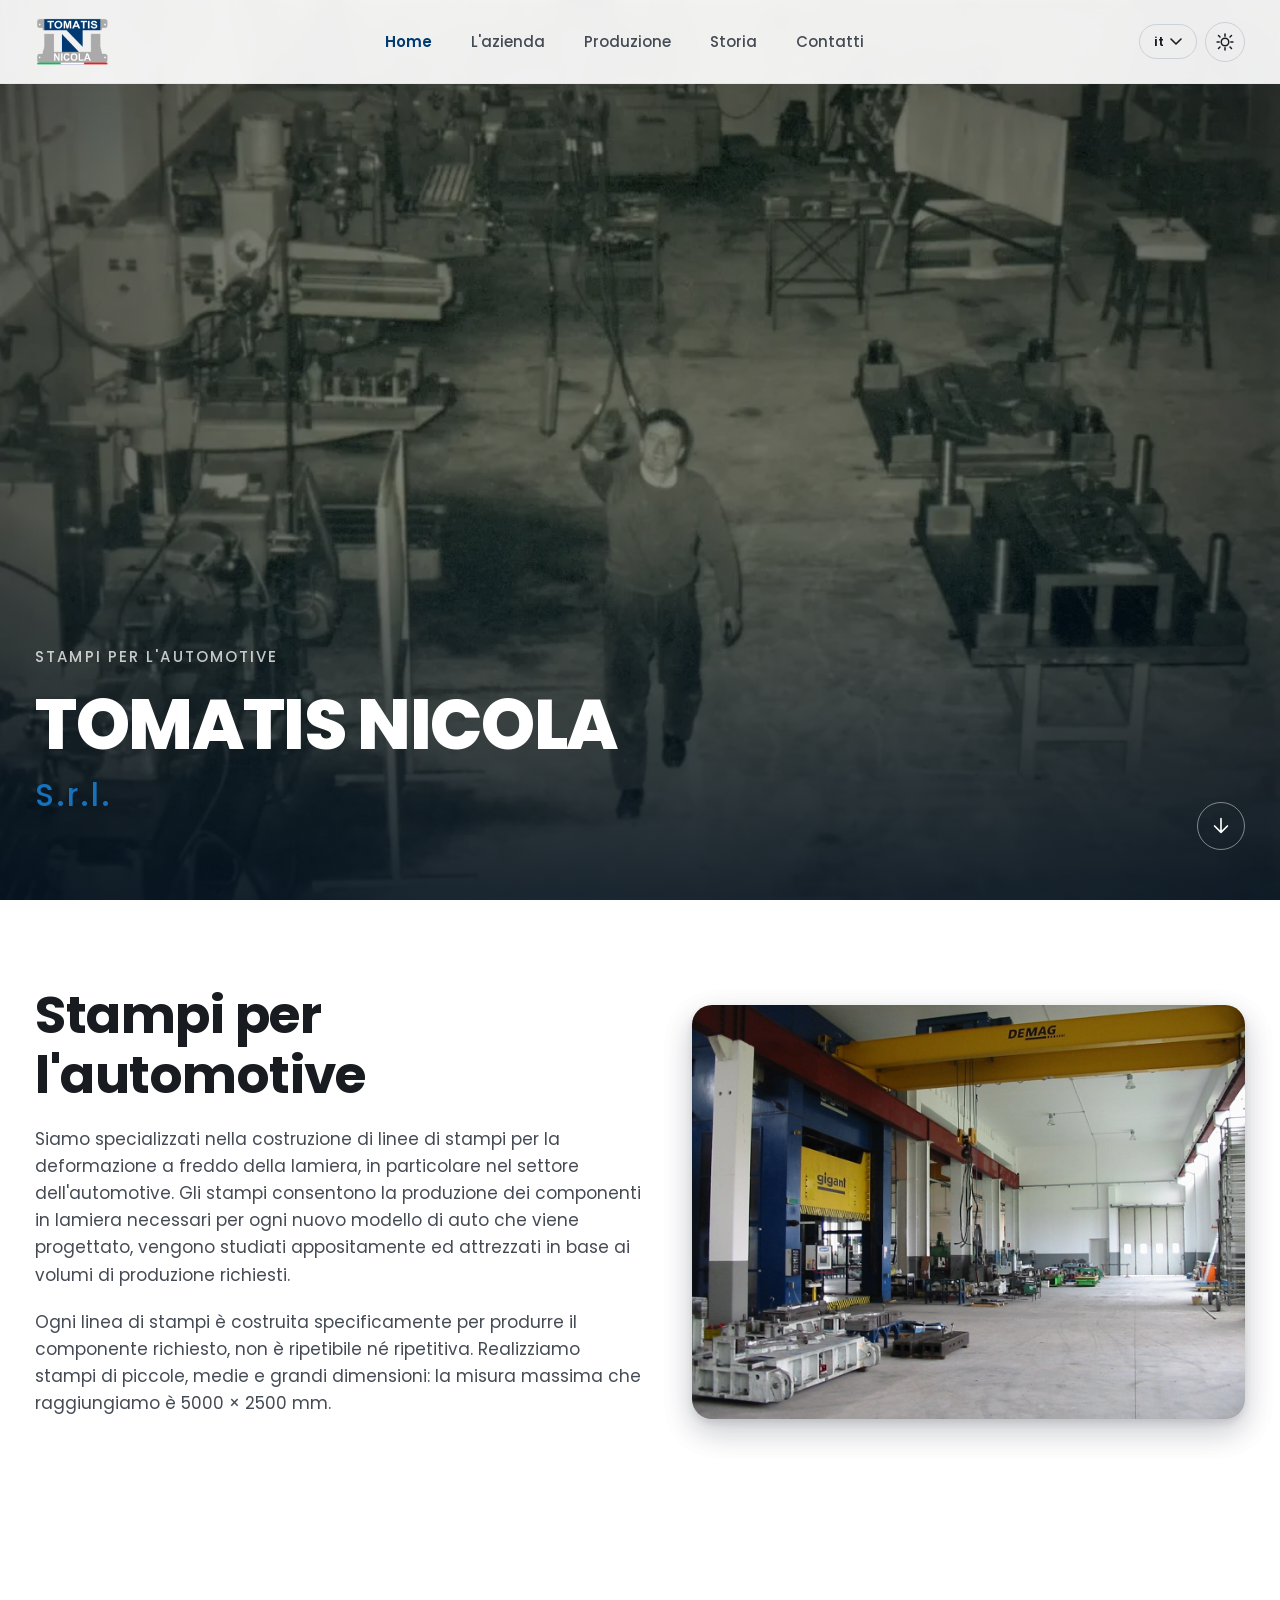
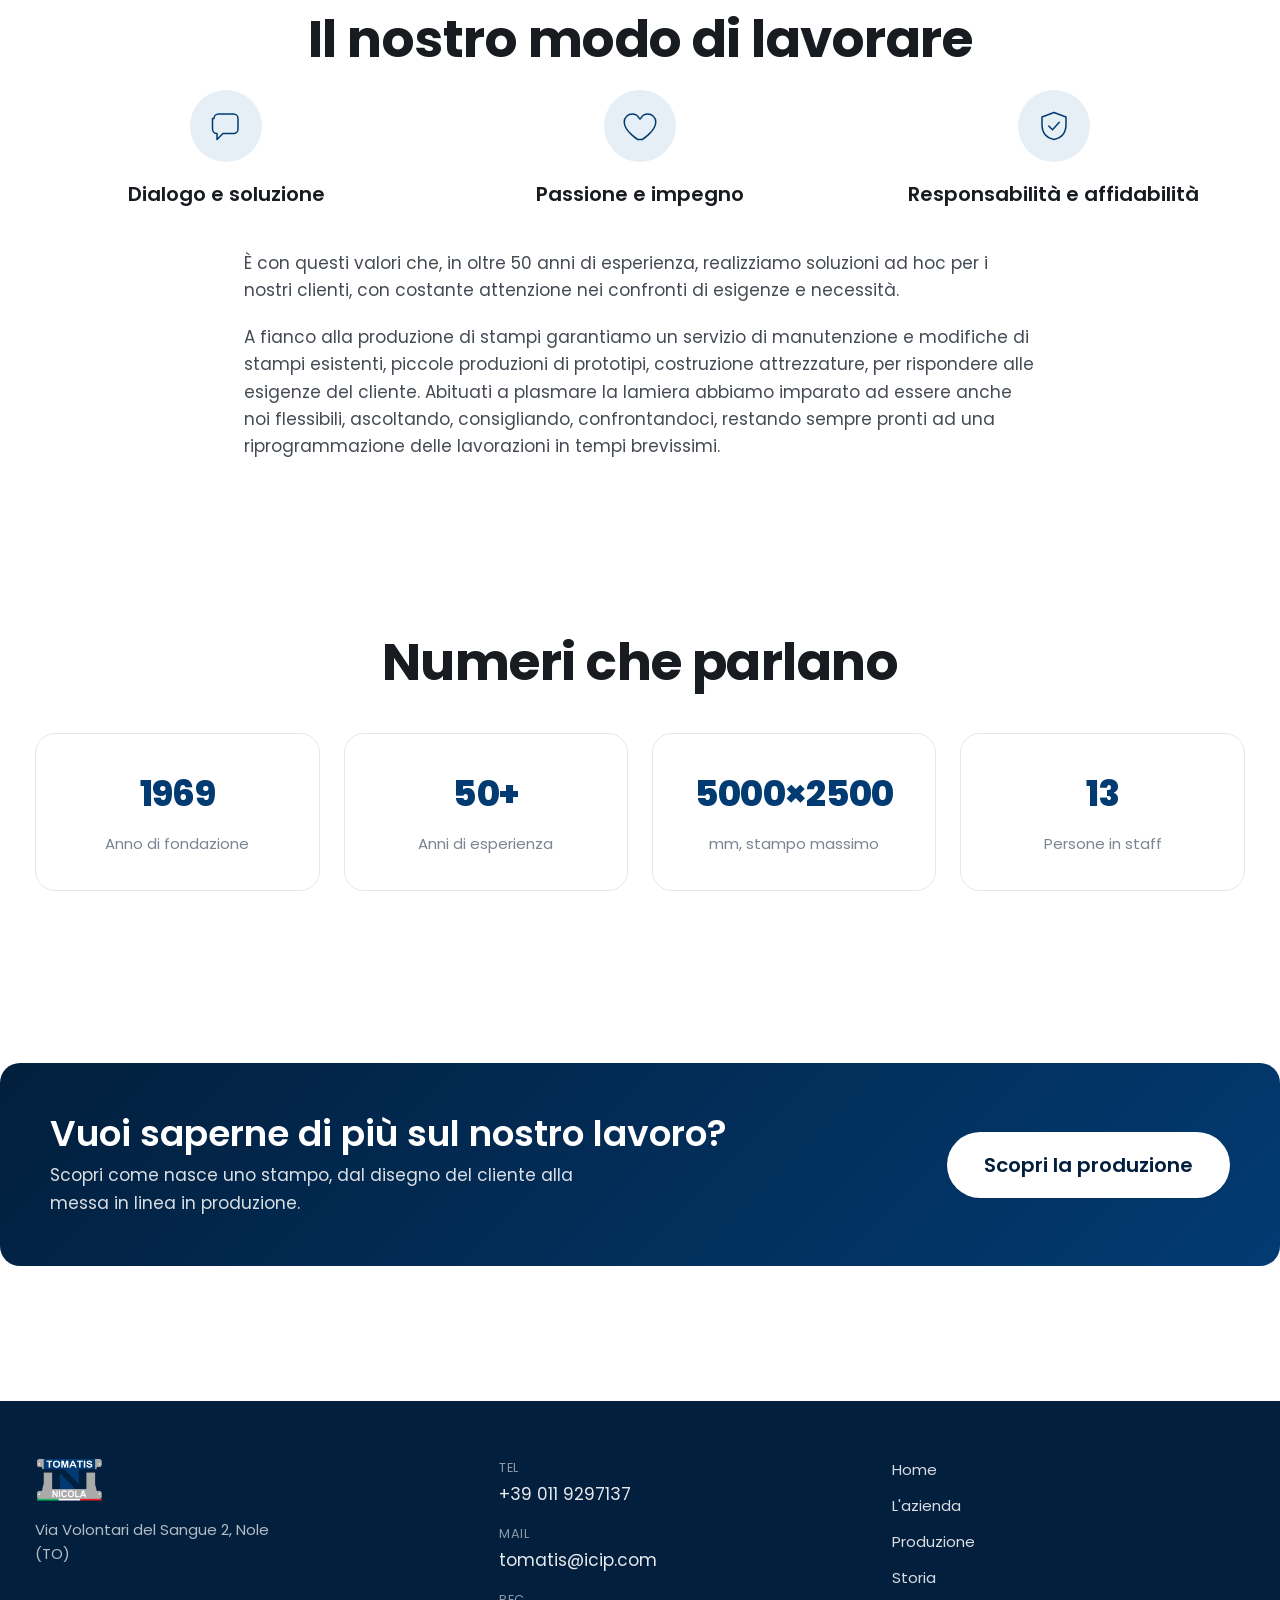
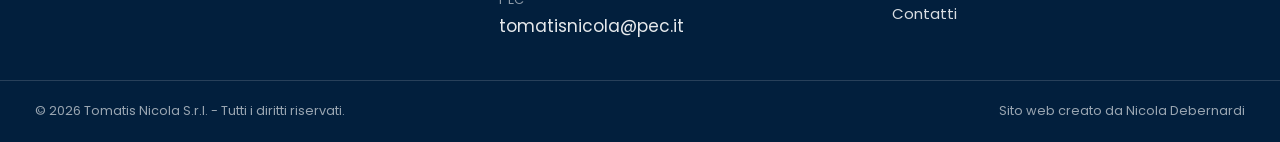
<file: index.html>
<!DOCTYPE html>
<html lang="it" data-page="index">
<head>
<meta charset="UTF-8">
<meta name="viewport" content="width=device-width, initial-scale=1.0">
<title>TOMATIS NICOLA - Tomatis Nicola S.r.l.</title>
<meta name="description" content="Tomatis Nicola S.r.l. - Costruzione stampi per la deformazione a freddo della lamiera nel settore automotive. Oltre 50 anni di esperienza a Nole (TO).">
<meta name="color-scheme" content="light dark">
<link rel="icon" type="image/png" href="./assets/img/favicon.png">

<!-- Hreflang per SEO multilingua -->
<link rel="alternate" hreflang="it" href="/index.html">
<link rel="alternate" hreflang="en" href="/en/index.html">
<link rel="alternate" hreflang="de" href="/de/index.html">
<link rel="alternate" hreflang="x-default" href="/index.html">

<!-- Open Graph -->
<meta property="og:title" content="TOMATIS NICOLA - Tomatis Nicola S.r.l.">
<meta property="og:description" content="Tomatis Nicola S.r.l. - Costruzione stampi per la deformazione a freddo della lamiera nel settore automotive. Oltre 50 anni di esperienza a Nole (TO).">
<meta property="og:type" content="website">
<meta property="og:locale" content="it_IT">

<link rel="preconnect" href="https://fonts.googleapis.com">
<link rel="preconnect" href="https://fonts.gstatic.com" crossorigin>
<link href="https://fonts.googleapis.com/css2?family=Poppins:ital,wght@0,300;0,400;0,500;0,600;0,700;0,800;1,400&display=swap" rel="stylesheet">

<link rel="stylesheet" href="./assets/css/main.css">

<!-- Applica subito la lingua salvata, reindirizzando se necessario, con la
     stessa logica/tempistica del tema chiaro/scuro: gira prima che la
     pagina venga dipinta, per evitare di mostrare per un istante la lingua
     sbagliata prima di un eventuale redirect. -->
<script>
  (function() {
    try {
      var savedLang = localStorage.getItem('tomatis-lang');
      var currentLang = document.documentElement.getAttribute('lang');
      if (savedLang && savedLang !== currentLang) {
        var redirectMap = {"it":"./index.html","en":"en/index.html","de":"de/index.html"};
        var target = redirectMap[savedLang];
        if (target) {
          window.location.replace(target);
        }
      }
    } catch (e) {}
  })();
</script>

<!-- Imposta subito il tema per evitare flash chiaro/scuro -->
<script>
  (function() {
    var saved = localStorage.getItem('tomatis-theme');
    var theme = saved || (window.matchMedia('(prefers-color-scheme: dark)').matches ? 'dark' : 'light');
    document.documentElement.setAttribute('data-theme', theme);
  })();
</script>

</head>
<body data-asset-path="./">
<header class="site-header" data-component="header">
  <div class="site-header__inner">
    <a href="./index.html" class="brand" aria-label="Tomatis Nicola S.r.l. - Home">
      <picture>
        <source srcset="./assets/img/logo.webp" type="image/webp">
        <img src="./assets/img/logo.png" alt="Tomatis Nicola S.r.l." class="brand__logo" width="160" height="64" />
      </picture>
    </a>

    <nav class="main-nav" aria-label="Lingua">
      <ul class="main-nav__list">
        <li class="main-nav__item">
          <a href="./index.html" class="main-nav__link is-active">Home</a>
        </li>
        <li class="main-nav__item main-nav__item--has-sub">
          <a href="./azienda.html" class="main-nav__link">L'azienda</a>
          <div class="main-nav__sub">
            <ul class="main-nav__sub-box">
              <li><a href="./azienda.html#macchinari">I nostri macchinari</a></li>
              <li><a href="./azienda.html#staff">Lo staff</a></li>
              <li><a href="./azienda.html#qualita">Qualità sicurezza e ambiente</a></li>
            </ul>
          </div>
        </li>
        <li class="main-nav__item main-nav__item--has-sub">
          <a href="./produzione.html" class="main-nav__link">Produzione</a>
          <div class="main-nav__sub">
            <ul class="main-nav__sub-box">
              <li><a href="./produzione.html#come-nasce">Come nasce uno stampo</a></li>
              <li><a href="./produzione.html#i-nostri-stampi">I nostri stampi</a></li>
              <li><a href="./produzione.html#altre-realizzazioni">Altre realizzazioni</a></li>
            </ul>
          </div>
        </li>
        <li class="main-nav__item">
          <a href="./storia.html" class="main-nav__link">Storia</a>
        </li>
        <li class="main-nav__item">
          <a href="./contatti.html" class="main-nav__link">Contatti</a>
        </li>
      </ul>
    </nav>

    <div class="site-header__controls">
      <div class="lang-switch" data-component="lang-switch">
        <button type="button" class="lang-switch__trigger" aria-haspopup="true" aria-expanded="false">
          <span class="lang-switch__current">it</span>
          <svg class="lang-switch__chevron" viewBox="0 0 12 8" width="12" height="8" aria-hidden="true"><path d="M1 1l5 5 5-5" stroke="currentColor" stroke-width="1.6" fill="none" stroke-linecap="round" stroke-linejoin="round"/></svg>
        </button>
        <ul class="lang-switch__menu" role="menu">
          <li role="none"><a role="menuitem" href="./index.html" data-lang-code="it" aria-current="true" class="is-current">IT</a></li>
          <li role="none"><a role="menuitem" href="en/index.html" data-lang-code="en">EN</a></li>
          <li role="none"><a role="menuitem" href="de/index.html" data-lang-code="de">DE</a></li>
        </ul>
      </div>

      <button type="button" class="theme-toggle" data-component="theme-toggle" aria-label="Cambia tema chiaro/scuro" aria-pressed="false">
        <svg class="theme-toggle__icon theme-toggle__icon--sun" viewBox="0 0 24 24" width="20" height="20" aria-hidden="true"><circle cx="12" cy="12" r="4.5" fill="none" stroke="currentColor" stroke-width="1.8"/><g stroke="currentColor" stroke-width="1.8" stroke-linecap="round"><path d="M12 2.5v2.5M12 19v2.5M4.2 4.2l1.8 1.8M18 18l1.8 1.8M2.5 12h2.5M19 12h2.5M4.2 19.8L6 18M18 6l1.8-1.8"/></g></svg>
        <svg class="theme-toggle__icon theme-toggle__icon--moon" viewBox="0 0 24 24" width="20" height="20" aria-hidden="true"><path d="M20 14.5A8.5 8.5 0 1 1 9.5 4a7 7 0 0 0 10.5 10.5z" fill="currentColor"/></svg>
      </button>

      <button type="button" class="mobile-menu-toggle" data-component="mobile-menu-toggle" aria-label="Apri il menu di navigazione" aria-expanded="false" aria-controls="mobile-nav">
        <span class="mobile-menu-toggle__bar"></span>
        <span class="mobile-menu-toggle__bar"></span>
        <span class="mobile-menu-toggle__bar"></span>
      </button>
    </div>
  </div>
</header>

<div class="mobile-nav" id="mobile-nav" data-component="mobile-nav" aria-hidden="true">
  <ul class="mobile-nav__list">
    <li><a href="./index.html" class="mobile-nav__link is-active">Home</a></li>
    <li class="mobile-nav__group">
      <a href="./azienda.html" class="mobile-nav__link">L'azienda</a>
      <ul class="mobile-nav__sub">
        <li><a href="./azienda.html#macchinari">I nostri macchinari</a></li>
        <li><a href="./azienda.html#staff">Lo staff</a></li>
        <li><a href="./azienda.html#qualita">Qualità sicurezza e ambiente</a></li>
      </ul>
    </li>
    <li class="mobile-nav__group">
      <a href="./produzione.html" class="mobile-nav__link">Produzione</a>
      <ul class="mobile-nav__sub">
        <li><a href="./produzione.html#come-nasce">Come nasce uno stampo</a></li>
        <li><a href="./produzione.html#i-nostri-stampi">I nostri stampi</a></li>
        <li><a href="./produzione.html#altre-realizzazioni">Altre realizzazioni</a></li>
      </ul>
    </li>
    <li><a href="./storia.html" class="mobile-nav__link">Storia</a></li>
    <li><a href="./contatti.html" class="mobile-nav__link">Contatti</a></li>
  </ul>
</div>


<main id="main-content">

  <section class="hero" data-component="hero">
    <div class="hero__media">
      <picture>
        <source srcset="./assets/img/hero/officina-hero.webp" type="image/webp">
        <img src="./assets/img/hero/officina-hero.jpg" alt="" class="hero__image" loading="eager" fetchpriority="high">
      </picture>
      <div class="hero__overlay"></div>
    </div>
    <div class="hero__content">
      <p class="hero__eyebrow">Stampi per l'automotive</p>
      <h1 class="hero__title">TOMATIS NICOLA <span class="hero__title-accent">S.r.l.</span></h1>
      <a href="#intro" class="hero__scroll" aria-label="Scroll">
        <svg viewBox="0 0 24 24" width="22" height="22" aria-hidden="true"><path d="M12 4v15M5 12l7 7 7-7" stroke="currentColor" stroke-width="1.8" fill="none" stroke-linecap="round" stroke-linejoin="round"/></svg>
      </a>
    </div>
  </section>

  <section class="section section--intro" id="intro">
    <div class="section__inner">
      <div class="intro-grid">
        <div class="intro-grid__text">
          <h2 class="section__title">Stampi per l'automotive</h2>
          <p>Siamo specializzati nella costruzione di linee di stampi per la deformazione a freddo della lamiera, in particolare nel settore dell'automotive. Gli stampi consentono la produzione dei componenti in lamiera necessari per ogni nuovo modello di auto che viene progettato, vengono studiati appositamente ed attrezzati in base ai volumi di produzione richiesti.</p>
          <p>Ogni linea di stampi è costruita specificamente per produrre il componente richiesto, non è ripetibile né ripetitiva. Realizziamo stampi di piccole, medie e grandi dimensioni: la misura massima che raggiungiamo è 5000 × 2500 mm.</p>
        </div>
        <div class="intro-grid__media">
          <picture>
            <source srcset="./assets/img/home/Stampo-intro2.webp" type="image/webp">
            <img src="./assets/img/home/Stampo-intro2.jpg" alt="" loading="lazy" width="640" height="480">
          </picture>
        </div>
      </div>
    </div>
  </section>

  <section class="section section--values">
    <div class="section__inner">
      <h2 class="section__title section__title--center">Il nostro modo di lavorare</h2>
      <ul class="values-grid">
        <li class="values-grid__item">
          <span class="values-grid__icon" aria-hidden="true">
            <svg viewBox="0 0 48 48" width="36" height="36"><path d="M8 14a6 6 0 0 1 6-6h20a6 6 0 0 1 6 6v14a6 6 0 0 1-6 6H20l-8 8v-8a6 6 0 0 1-6-6V14z" fill="none" stroke="currentColor" stroke-width="2" stroke-linejoin="round"/></svg>
          </span>
          <p>Dialogo e soluzione</p>
        </li>
        <li class="values-grid__item">
          <span class="values-grid__icon" aria-hidden="true">
            <svg viewBox="0 0 48 48" width="36" height="36"><path d="M24 42S6 30.8 6 18.6C6 12.2 11 8 16.8 8c3.6 0 6.8 1.9 8.6 4.8.9 1.4 1 2 1.6 2 .6 0 .7-.6 1.6-2C30.4 9.9 33.6 8 37.2 8 43 8 48 12.2 48 18.6 48 30.8 30 42 30 42z" transform="translate(-3)" fill="none" stroke="currentColor" stroke-width="2" stroke-linejoin="round"/></svg>
          </span>
          <p>Passione e impegno</p>
        </li>
        <li class="values-grid__item">
          <span class="values-grid__icon" aria-hidden="true">
            <svg viewBox="0 0 48 48" width="36" height="36"><path d="M24 6l16 6v10c0 12-7 18-16 20-9-2-16-8-16-20V12z" fill="none" stroke="currentColor" stroke-width="2" stroke-linejoin="round"/><path d="M17 24l5 5 9-10" fill="none" stroke="currentColor" stroke-width="2" stroke-linecap="round" stroke-linejoin="round"/></svg>
          </span>
          <p>Responsabilità e affidabilità</p>
        </li>
      </ul>
      <div class="section__text-block">
        <p>È con questi valori che, in oltre 50 anni di esperienza, realizziamo soluzioni ad hoc per i nostri clienti, con costante attenzione nei confronti di esigenze e necessità.</p>
        <p>A fianco alla produzione di stampi garantiamo un servizio di manutenzione e modifiche di stampi esistenti, piccole produzioni di prototipi, costruzione attrezzature, per rispondere alle esigenze del cliente. Abituati a plasmare la lamiera abbiamo imparato ad essere anche noi flessibili, ascoltando, consigliando, confrontandoci, restando sempre pronti ad una riprogrammazione delle lavorazioni in tempi brevissimi.</p>
      </div>
    </div>
  </section>

  <section class="section section--stats">
    <div class="section__inner">
      <h2 class="section__title section__title--center">Numeri che parlano</h2>
      <ul class="stats-grid">
        <li class="stats-grid__item"><span class="stats-grid__value" data-count>1969</span><span class="stats-grid__label">Anno di fondazione</span></li>
        <li class="stats-grid__item"><span class="stats-grid__value" data-count>50+</span><span class="stats-grid__label">Anni di esperienza</span></li>
        <li class="stats-grid__item"><span class="stats-grid__value">5000×2500</span><span class="stats-grid__label">mm, stampo massimo</span></li>
        <li class="stats-grid__item"><span class="stats-grid__value" data-count>13</span><span class="stats-grid__label">Persone in staff</span></li>
      </ul>
    </div>
  </section>

  <section class="section section--cta">
    <div class="section__inner cta-box">
      <div class="cta-box__text">
        <h2 class="cta-box__title">Vuoi saperne di più sul nostro lavoro?</h2>
        <p>Scopri come nasce uno stampo, dal disegno del cliente alla messa in linea in produzione.</p>
      </div>
      <a href="./produzione.html" class="btn btn--primary btn--large">Scopri la produzione</a>
    </div>
  </section>

</main>

<footer class="site-footer">
  <div class="site-footer__inner">
    <div class="site-footer__brand">
      <picture>
        <source srcset="./assets/img/logo.webp" type="image/webp">
        <img src="./assets/img/logo.png" alt="Tomatis Nicola S.r.l." class="site-footer__logo" width="140" height="56" />
      </picture>
      <p class="site-footer__address">Via Volontari del Sangue 2, Nole (TO)</p>
    </div>

    <div class="site-footer__contacts">
      <a href="tel:+390119297137" class="site-footer__contact-link">
        <span class="site-footer__contact-label">Tel</span>
        <span>+39 011 9297137</span>
      </a>
      <a href="mailto:tomatis@icip.com" class="site-footer__contact-link">
        <span class="site-footer__contact-label">Mail</span>
        <span>tomatis@icip.com</span>
      </a>
      <a href="mailto:tomatisnicola@pec.it" class="site-footer__contact-link">
        <span class="site-footer__contact-label">Pec</span>
        <span>tomatisnicola@pec.it</span>
      </a>
    </div>

    <nav class="site-footer__nav" aria-label="Tutti i diritti riservati">
      <a href="./index.html">Home</a>
      <a href="./azienda.html">L'azienda</a>
      <a href="./produzione.html">Produzione</a>
      <a href="./storia.html">Storia</a>
      <a href="./contatti.html">Contatti</a>
    </nav>
  </div>

  <div class="site-footer__bottom">
    <p>&copy; <span data-current-year>2026</span> Tomatis Nicola S.r.l. - Tutti i diritti riservati.</p>
    <p>Sito web creato da Nicola Debernardi</p>
  </div>
</footer>

<script src="./assets/js/main.js" defer></script>
</body>
</html>
</file>
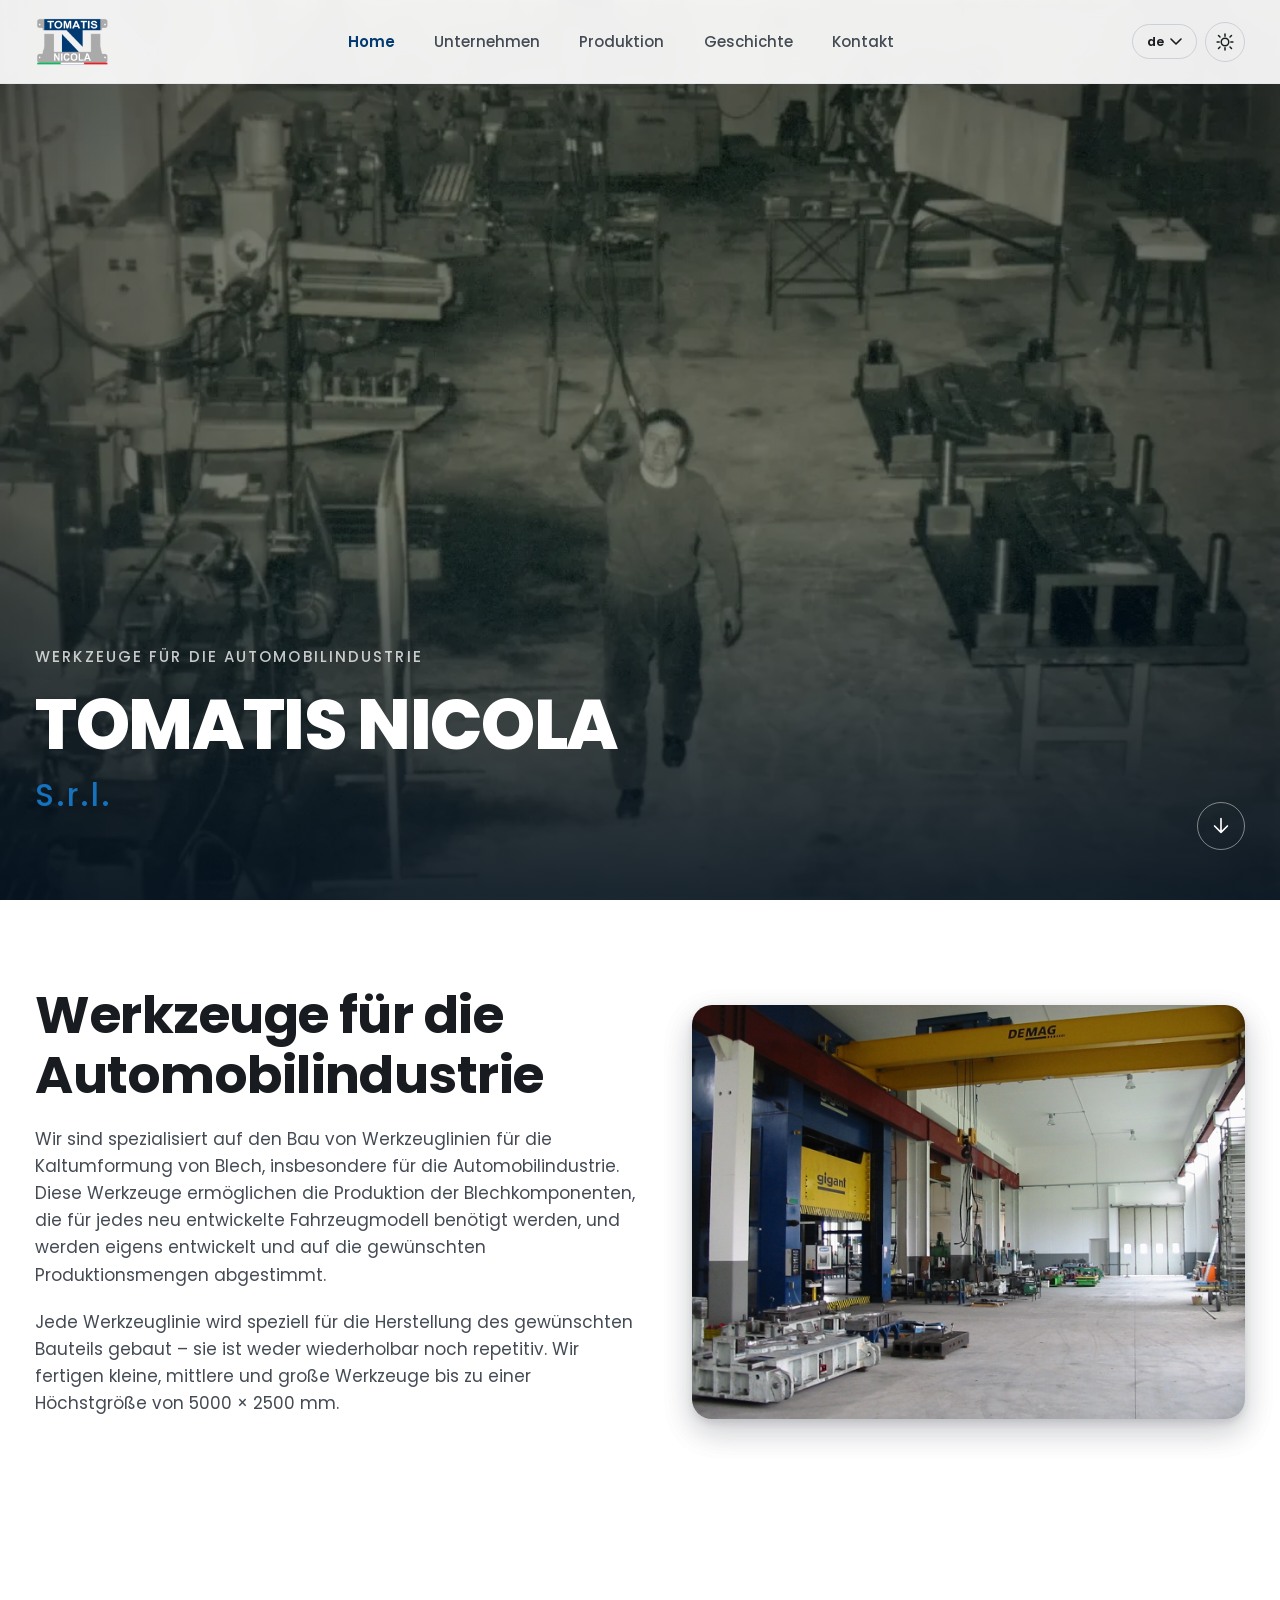
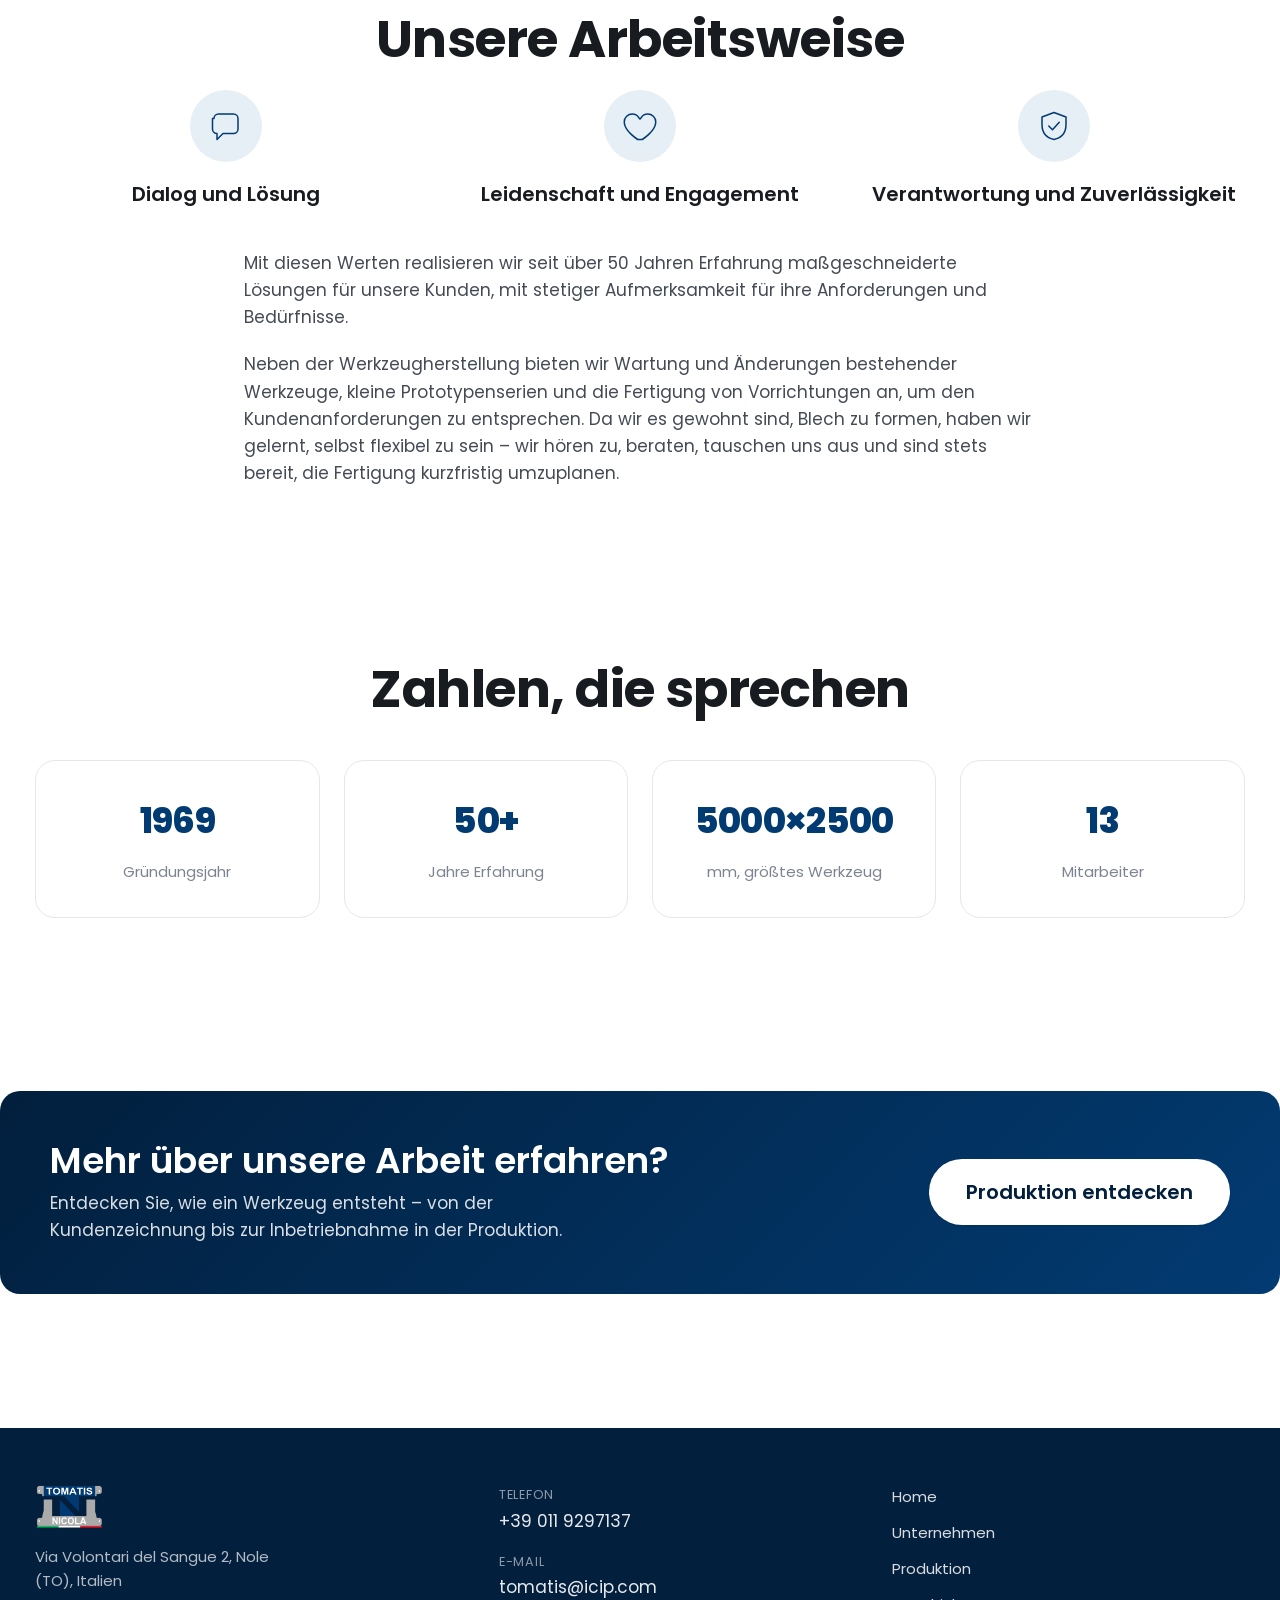
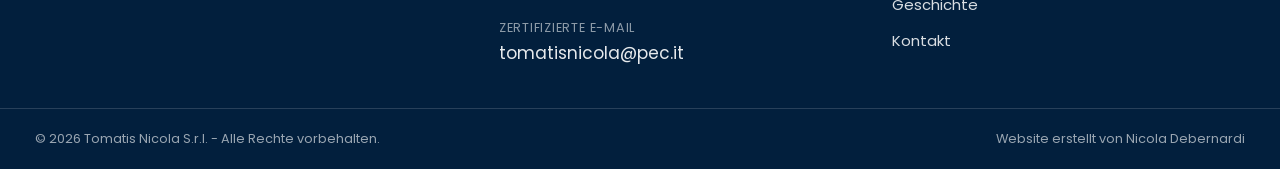
<file: de/index.html>
<!DOCTYPE html>
<html lang="de" data-page="index">
<head>
<meta charset="UTF-8">
<meta name="viewport" content="width=device-width, initial-scale=1.0">
<title>TOMATIS NICOLA - Tomatis Nicola S.r.l.</title>
<meta name="description" content="Tomatis Nicola S.r.l. - Herstellung von Kaltumformwerkzeugen für die Automobilindustrie. Über 50 Jahre Erfahrung in Nole, Italien.">
<meta name="color-scheme" content="light dark">
<link rel="icon" type="image/png" href="../assets/img/favicon.png">

<!-- Hreflang per SEO multilingua -->
<link rel="alternate" hreflang="it" href="/index.html">
<link rel="alternate" hreflang="en" href="/en/index.html">
<link rel="alternate" hreflang="de" href="/de/index.html">
<link rel="alternate" hreflang="x-default" href="/index.html">

<!-- Open Graph -->
<meta property="og:title" content="TOMATIS NICOLA - Tomatis Nicola S.r.l.">
<meta property="og:description" content="Tomatis Nicola S.r.l. - Herstellung von Kaltumformwerkzeugen für die Automobilindustrie. Über 50 Jahre Erfahrung in Nole, Italien.">
<meta property="og:type" content="website">
<meta property="og:locale" content="de_DE">

<link rel="preconnect" href="https://fonts.googleapis.com">
<link rel="preconnect" href="https://fonts.gstatic.com" crossorigin>
<link href="https://fonts.googleapis.com/css2?family=Poppins:ital,wght@0,300;0,400;0,500;0,600;0,700;0,800;1,400&display=swap" rel="stylesheet">

<link rel="stylesheet" href="../assets/css/main.css">

<!-- Applica subito la lingua salvata, reindirizzando se necessario, con la
     stessa logica/tempistica del tema chiaro/scuro: gira prima che la
     pagina venga dipinta, per evitare di mostrare per un istante la lingua
     sbagliata prima di un eventuale redirect. -->
<script>
  (function() {
    try {
      var savedLang = localStorage.getItem('tomatis-lang');
      var currentLang = document.documentElement.getAttribute('lang');
      if (savedLang && savedLang !== currentLang) {
        var redirectMap = {"it":"../index.html","en":"../en/index.html","de":"../de/index.html"};
        var target = redirectMap[savedLang];
        if (target) {
          window.location.replace(target);
        }
      }
    } catch (e) {}
  })();
</script>

<!-- Imposta subito il tema per evitare flash chiaro/scuro -->
<script>
  (function() {
    var saved = localStorage.getItem('tomatis-theme');
    var theme = saved || (window.matchMedia('(prefers-color-scheme: dark)').matches ? 'dark' : 'light');
    document.documentElement.setAttribute('data-theme', theme);
  })();
</script>

</head>
<body data-asset-path="../">
<header class="site-header" data-component="header">
  <div class="site-header__inner">
    <a href="./index.html" class="brand" aria-label="Tomatis Nicola S.r.l. - Home">
      <picture>
        <source srcset="../assets/img/logo.webp" type="image/webp">
        <img src="../assets/img/logo.png" alt="Tomatis Nicola S.r.l." class="brand__logo" width="160" height="64" />
      </picture>
    </a>

    <nav class="main-nav" aria-label="Sprache">
      <ul class="main-nav__list">
        <li class="main-nav__item">
          <a href="./index.html" class="main-nav__link is-active">Home</a>
        </li>
        <li class="main-nav__item main-nav__item--has-sub">
          <a href="./azienda.html" class="main-nav__link">Unternehmen</a>
          <div class="main-nav__sub">
            <ul class="main-nav__sub-box">
              <li><a href="./azienda.html#macchinari">Unsere Maschinen</a></li>
              <li><a href="./azienda.html#staff">Unser Team</a></li>
              <li><a href="./azienda.html#qualita">Qualität, Sicherheit & Umwelt</a></li>
            </ul>
          </div>
        </li>
        <li class="main-nav__item main-nav__item--has-sub">
          <a href="./produzione.html" class="main-nav__link">Produktion</a>
          <div class="main-nav__sub">
            <ul class="main-nav__sub-box">
              <li><a href="./produzione.html#come-nasce">So entsteht ein Werkzeug</a></li>
              <li><a href="./produzione.html#i-nostri-stampi">Unsere Werkzeuge</a></li>
              <li><a href="./produzione.html#altre-realizzazioni">Weitere Projekte</a></li>
            </ul>
          </div>
        </li>
        <li class="main-nav__item">
          <a href="./storia.html" class="main-nav__link">Geschichte</a>
        </li>
        <li class="main-nav__item">
          <a href="./contatti.html" class="main-nav__link">Kontakt</a>
        </li>
      </ul>
    </nav>

    <div class="site-header__controls">
      <div class="lang-switch" data-component="lang-switch">
        <button type="button" class="lang-switch__trigger" aria-haspopup="true" aria-expanded="false">
          <span class="lang-switch__current">de</span>
          <svg class="lang-switch__chevron" viewBox="0 0 12 8" width="12" height="8" aria-hidden="true"><path d="M1 1l5 5 5-5" stroke="currentColor" stroke-width="1.6" fill="none" stroke-linecap="round" stroke-linejoin="round"/></svg>
        </button>
        <ul class="lang-switch__menu" role="menu">
          <li role="none"><a role="menuitem" href="../index.html" data-lang-code="it">IT</a></li>
          <li role="none"><a role="menuitem" href="../en/index.html" data-lang-code="en">EN</a></li>
          <li role="none"><a role="menuitem" href="../de/index.html" data-lang-code="de" aria-current="true" class="is-current">DE</a></li>
        </ul>
      </div>

      <button type="button" class="theme-toggle" data-component="theme-toggle" aria-label="Hell-/Dunkelmodus umschalten" aria-pressed="false">
        <svg class="theme-toggle__icon theme-toggle__icon--sun" viewBox="0 0 24 24" width="20" height="20" aria-hidden="true"><circle cx="12" cy="12" r="4.5" fill="none" stroke="currentColor" stroke-width="1.8"/><g stroke="currentColor" stroke-width="1.8" stroke-linecap="round"><path d="M12 2.5v2.5M12 19v2.5M4.2 4.2l1.8 1.8M18 18l1.8 1.8M2.5 12h2.5M19 12h2.5M4.2 19.8L6 18M18 6l1.8-1.8"/></g></svg>
        <svg class="theme-toggle__icon theme-toggle__icon--moon" viewBox="0 0 24 24" width="20" height="20" aria-hidden="true"><path d="M20 14.5A8.5 8.5 0 1 1 9.5 4a7 7 0 0 0 10.5 10.5z" fill="currentColor"/></svg>
      </button>

      <button type="button" class="mobile-menu-toggle" data-component="mobile-menu-toggle" aria-label="Navigationsmenü öffnen" aria-expanded="false" aria-controls="mobile-nav">
        <span class="mobile-menu-toggle__bar"></span>
        <span class="mobile-menu-toggle__bar"></span>
        <span class="mobile-menu-toggle__bar"></span>
      </button>
    </div>
  </div>
</header>

<div class="mobile-nav" id="mobile-nav" data-component="mobile-nav" aria-hidden="true">
  <ul class="mobile-nav__list">
    <li><a href="./index.html" class="mobile-nav__link is-active">Home</a></li>
    <li class="mobile-nav__group">
      <a href="./azienda.html" class="mobile-nav__link">Unternehmen</a>
      <ul class="mobile-nav__sub">
        <li><a href="./azienda.html#macchinari">Unsere Maschinen</a></li>
        <li><a href="./azienda.html#staff">Unser Team</a></li>
        <li><a href="./azienda.html#qualita">Qualität, Sicherheit & Umwelt</a></li>
      </ul>
    </li>
    <li class="mobile-nav__group">
      <a href="./produzione.html" class="mobile-nav__link">Produktion</a>
      <ul class="mobile-nav__sub">
        <li><a href="./produzione.html#come-nasce">So entsteht ein Werkzeug</a></li>
        <li><a href="./produzione.html#i-nostri-stampi">Unsere Werkzeuge</a></li>
        <li><a href="./produzione.html#altre-realizzazioni">Weitere Projekte</a></li>
      </ul>
    </li>
    <li><a href="./storia.html" class="mobile-nav__link">Geschichte</a></li>
    <li><a href="./contatti.html" class="mobile-nav__link">Kontakt</a></li>
  </ul>
</div>


<main id="main-content">

  <section class="hero" data-component="hero">
    <div class="hero__media">
      <picture>
        <source srcset="../assets/img/hero/officina-hero.webp" type="image/webp">
        <img src="../assets/img/hero/officina-hero.jpg" alt="" class="hero__image" loading="eager" fetchpriority="high">
      </picture>
      <div class="hero__overlay"></div>
    </div>
    <div class="hero__content">
      <p class="hero__eyebrow">Werkzeuge für die Automobilindustrie</p>
      <h1 class="hero__title">TOMATIS NICOLA <span class="hero__title-accent">S.r.l.</span></h1>
      <a href="#intro" class="hero__scroll" aria-label="Scroll">
        <svg viewBox="0 0 24 24" width="22" height="22" aria-hidden="true"><path d="M12 4v15M5 12l7 7 7-7" stroke="currentColor" stroke-width="1.8" fill="none" stroke-linecap="round" stroke-linejoin="round"/></svg>
      </a>
    </div>
  </section>

  <section class="section section--intro" id="intro">
    <div class="section__inner">
      <div class="intro-grid">
        <div class="intro-grid__text">
          <h2 class="section__title">Werkzeuge für die Automobilindustrie</h2>
          <p>Wir sind spezialisiert auf den Bau von Werkzeuglinien für die Kaltumformung von Blech, insbesondere für die Automobilindustrie. Diese Werkzeuge ermöglichen die Produktion der Blechkomponenten, die für jedes neu entwickelte Fahrzeugmodell benötigt werden, und werden eigens entwickelt und auf die gewünschten Produktionsmengen abgestimmt.</p>
          <p>Jede Werkzeuglinie wird speziell für die Herstellung des gewünschten Bauteils gebaut – sie ist weder wiederholbar noch repetitiv. Wir fertigen kleine, mittlere und große Werkzeuge bis zu einer Höchstgröße von 5000 × 2500 mm.</p>
        </div>
        <div class="intro-grid__media">
          <picture>
            <source srcset="../assets/img/home/Stampo-intro2.webp" type="image/webp">
            <img src="../assets/img/home/Stampo-intro2.jpg" alt="" loading="lazy" width="640" height="480">
          </picture>
        </div>
      </div>  
    </div>
  </section>

  <section class="section section--values">
    <div class="section__inner">
      <h2 class="section__title section__title--center">Unsere Arbeitsweise</h2>
      <ul class="values-grid">
        <li class="values-grid__item">
          <span class="values-grid__icon" aria-hidden="true">
            <svg viewBox="0 0 48 48" width="36" height="36"><path d="M8 14a6 6 0 0 1 6-6h20a6 6 0 0 1 6 6v14a6 6 0 0 1-6 6H20l-8 8v-8a6 6 0 0 1-6-6V14z" fill="none" stroke="currentColor" stroke-width="2" stroke-linejoin="round"/></svg>
          </span>
          <p>Dialog und Lösung</p>
        </li>
        <li class="values-grid__item">
          <span class="values-grid__icon" aria-hidden="true">
            <svg viewBox="0 0 48 48" width="36" height="36"><path d="M24 42S6 30.8 6 18.6C6 12.2 11 8 16.8 8c3.6 0 6.8 1.9 8.6 4.8.9 1.4 1 2 1.6 2 .6 0 .7-.6 1.6-2C30.4 9.9 33.6 8 37.2 8 43 8 48 12.2 48 18.6 48 30.8 30 42 30 42z" transform="translate(-3)" fill="none" stroke="currentColor" stroke-width="2" stroke-linejoin="round"/></svg>
          </span>
          <p>Leidenschaft und Engagement</p>
        </li>
        <li class="values-grid__item">
          <span class="values-grid__icon" aria-hidden="true">
            <svg viewBox="0 0 48 48" width="36" height="36"><path d="M24 6l16 6v10c0 12-7 18-16 20-9-2-16-8-16-20V12z" fill="none" stroke="currentColor" stroke-width="2" stroke-linejoin="round"/><path d="M17 24l5 5 9-10" fill="none" stroke="currentColor" stroke-width="2" stroke-linecap="round" stroke-linejoin="round"/></svg>
          </span>
          <p>Verantwortung und Zuverlässigkeit</p>
        </li>
      </ul>
      <div class="section__text-block">
        <p>Mit diesen Werten realisieren wir seit über 50 Jahren Erfahrung maßgeschneiderte Lösungen für unsere Kunden, mit stetiger Aufmerksamkeit für ihre Anforderungen und Bedürfnisse.</p>
        <p>Neben der Werkzeugherstellung bieten wir Wartung und Änderungen bestehender Werkzeuge, kleine Prototypenserien und die Fertigung von Vorrichtungen an, um den Kundenanforderungen zu entsprechen. Da wir es gewohnt sind, Blech zu formen, haben wir gelernt, selbst flexibel zu sein – wir hören zu, beraten, tauschen uns aus und sind stets bereit, die Fertigung kurzfristig umzuplanen.</p>
      </div>
    </div>
  </section>

  <section class="section section--stats">
    <div class="section__inner">
      <h2 class="section__title section__title--center">Zahlen, die sprechen</h2>
      <ul class="stats-grid">
        <li class="stats-grid__item"><span class="stats-grid__value" data-count>1969</span><span class="stats-grid__label">Gründungsjahr</span></li>
        <li class="stats-grid__item"><span class="stats-grid__value" data-count>50+</span><span class="stats-grid__label">Jahre Erfahrung</span></li>
        <li class="stats-grid__item"><span class="stats-grid__value">5000×2500</span><span class="stats-grid__label">mm, größtes Werkzeug</span></li>
        <li class="stats-grid__item"><span class="stats-grid__value" data-count>13</span><span class="stats-grid__label">Mitarbeiter</span></li>
      </ul>
    </div>
  </section>

  <section class="section section--cta">
    <div class="section__inner cta-box">
      <div class="cta-box__text">
        <h2 class="cta-box__title">Mehr über unsere Arbeit erfahren?</h2>
        <p>Entdecken Sie, wie ein Werkzeug entsteht – von der Kundenzeichnung bis zur Inbetriebnahme in der Produktion.</p>
      </div>
      <a href="./produzione.html" class="btn btn--primary btn--large">Produktion entdecken</a>
    </div>
  </section>

</main>

<footer class="site-footer">
  <div class="site-footer__inner">
    <div class="site-footer__brand">
      <picture>
        <source srcset="../assets/img/logo.webp" type="image/webp">
        <img src="../assets/img/logo.png" alt="Tomatis Nicola S.r.l." class="site-footer__logo" width="140" height="56" />
      </picture>
      <p class="site-footer__address">Via Volontari del Sangue 2, Nole (TO), Italien</p>
    </div>

    <div class="site-footer__contacts">
      <a href="tel:+390119297137" class="site-footer__contact-link">
        <span class="site-footer__contact-label">Telefon</span>
        <span>+39 011 9297137</span>
      </a>
      <a href="mailto:tomatis@icip.com" class="site-footer__contact-link">
        <span class="site-footer__contact-label">E-Mail</span>
        <span>tomatis@icip.com</span>
      </a>
      <a href="mailto:tomatisnicola@pec.it" class="site-footer__contact-link">
        <span class="site-footer__contact-label">Zertifizierte E-Mail</span>
        <span>tomatisnicola@pec.it</span>
      </a>
    </div>

    <nav class="site-footer__nav" aria-label="Alle Rechte vorbehalten">
      <a href="./index.html">Home</a>
      <a href="./azienda.html">Unternehmen</a>
      <a href="./produzione.html">Produktion</a>
      <a href="./storia.html">Geschichte</a>
      <a href="./contatti.html">Kontakt</a>
    </nav>
  </div>

  <div class="site-footer__bottom">
    <p>&copy; <span data-current-year>2026</span> Tomatis Nicola S.r.l. - Alle Rechte vorbehalten.</p>
    <p>Website erstellt von Nicola Debernardi</p>
  </div>
</footer>

<script src="../assets/js/main.js" defer></script>
</body>
</html>
</file>
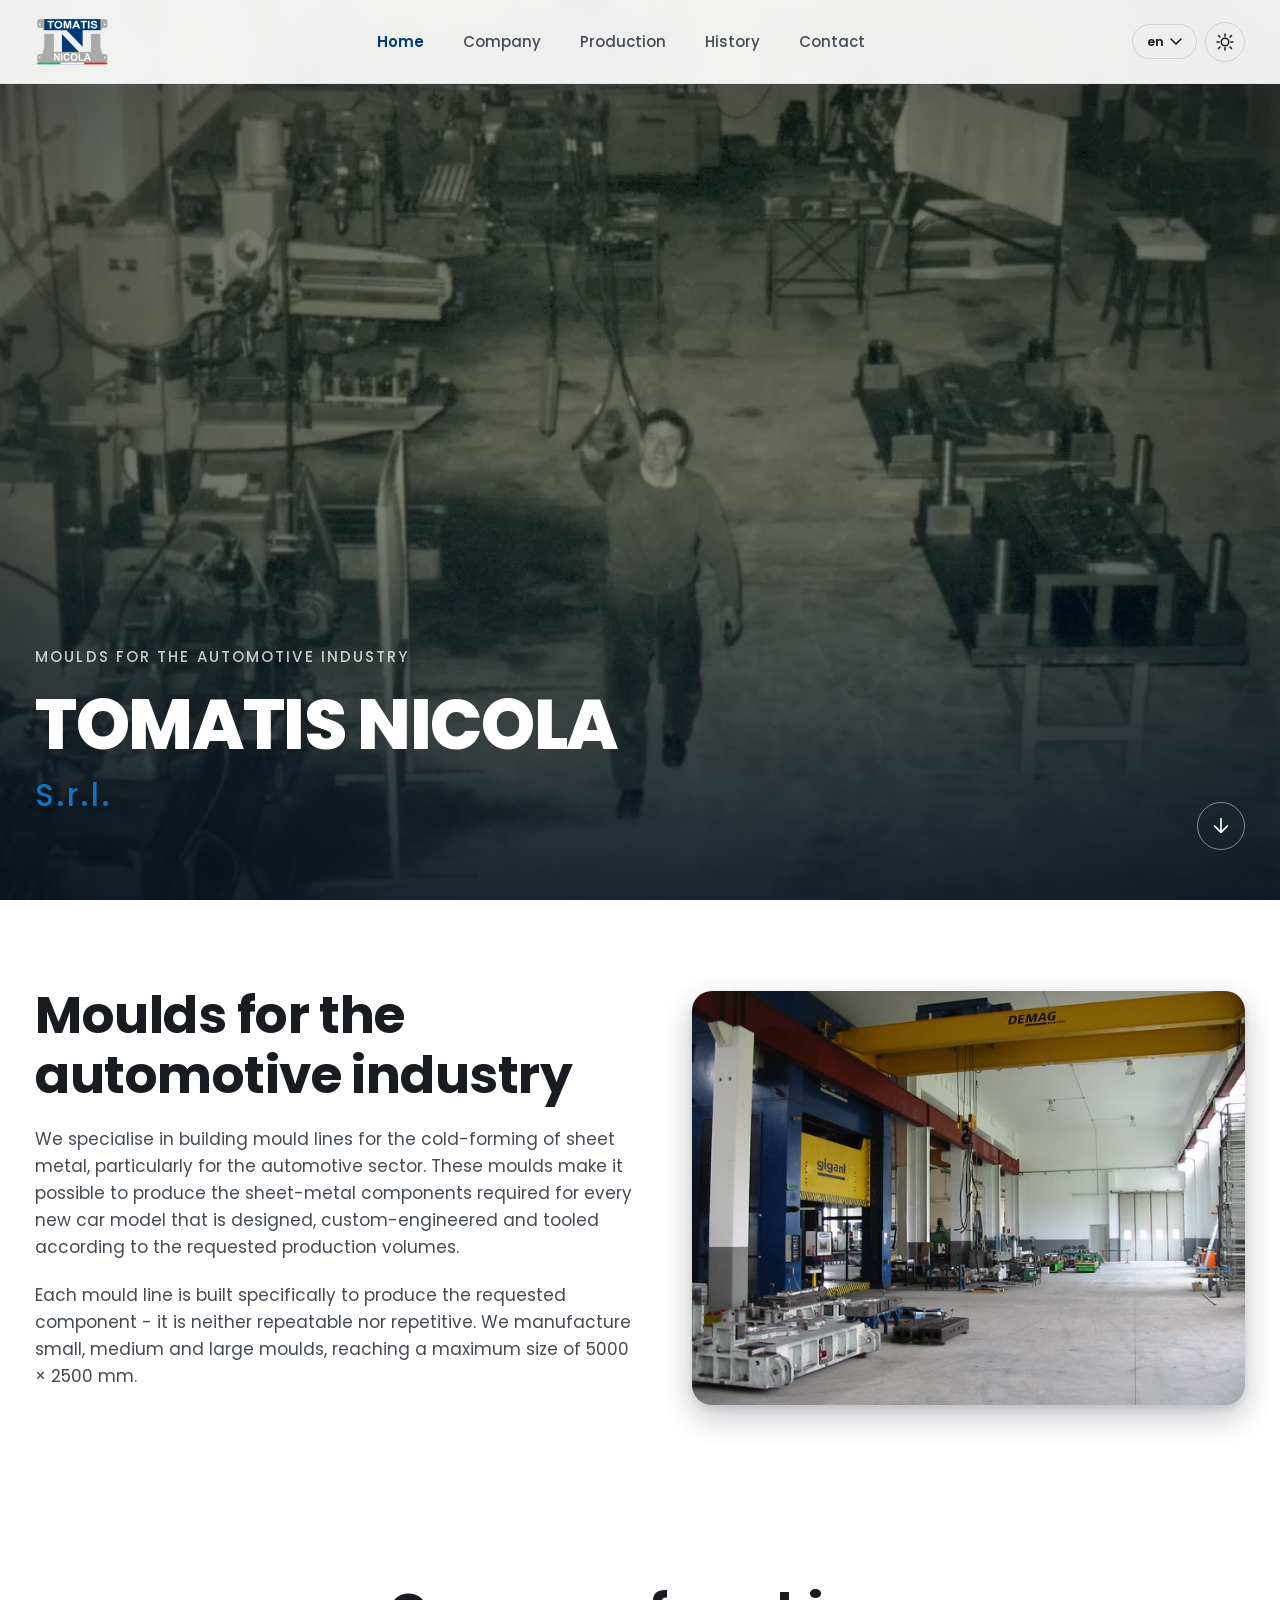
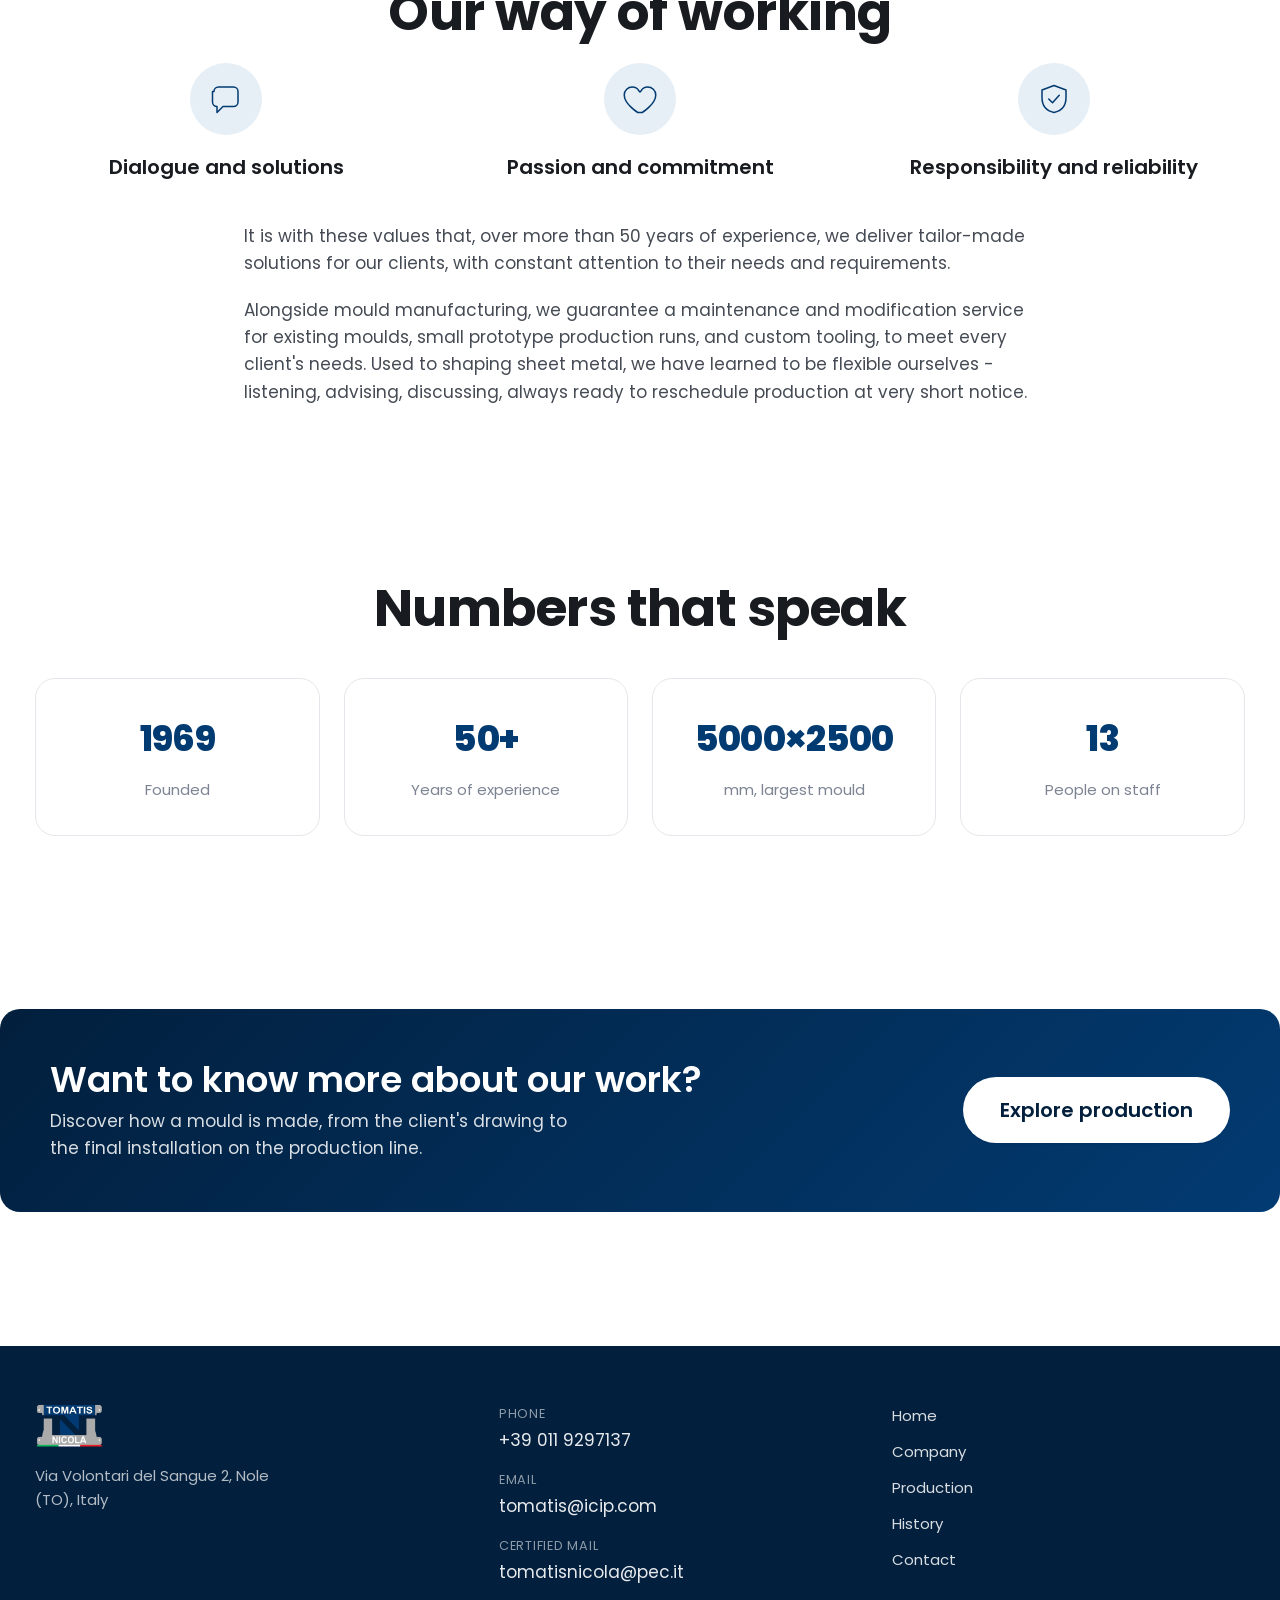
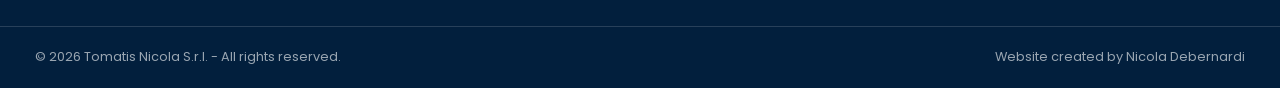
<file: en/index.html>
<!DOCTYPE html>
<html lang="en" data-page="index">
<head>
<meta charset="UTF-8">
<meta name="viewport" content="width=device-width, initial-scale=1.0">
<title>TOMATIS NICOLA - Tomatis Nicola S.r.l.</title>
<meta name="description" content="Tomatis Nicola S.r.l. - Manufacturing cold-forming sheet metal moulds for the automotive industry. Over 50 years of experience in Nole, Italy.">
<meta name="color-scheme" content="light dark">
<link rel="icon" type="image/png" href="../assets/img/favicon.png">

<!-- Hreflang per SEO multilingua -->
<link rel="alternate" hreflang="it" href="/index.html">
<link rel="alternate" hreflang="en" href="/en/index.html">
<link rel="alternate" hreflang="de" href="/de/index.html">
<link rel="alternate" hreflang="x-default" href="/index.html">

<!-- Open Graph -->
<meta property="og:title" content="TOMATIS NICOLA - Tomatis Nicola S.r.l.">
<meta property="og:description" content="Tomatis Nicola S.r.l. - Manufacturing cold-forming sheet metal moulds for the automotive industry. Over 50 years of experience in Nole, Italy.">
<meta property="og:type" content="website">
<meta property="og:locale" content="en_GB">

<link rel="preconnect" href="https://fonts.googleapis.com">
<link rel="preconnect" href="https://fonts.gstatic.com" crossorigin>
<link href="https://fonts.googleapis.com/css2?family=Poppins:ital,wght@0,300;0,400;0,500;0,600;0,700;0,800;1,400&display=swap" rel="stylesheet">

<link rel="stylesheet" href="../assets/css/main.css">

<!-- Applica subito la lingua salvata, reindirizzando se necessario, con la
     stessa logica/tempistica del tema chiaro/scuro: gira prima che la
     pagina venga dipinta, per evitare di mostrare per un istante la lingua
     sbagliata prima di un eventuale redirect. -->
<script>
  (function() {
    try {
      var savedLang = localStorage.getItem('tomatis-lang');
      var currentLang = document.documentElement.getAttribute('lang');
      if (savedLang && savedLang !== currentLang) {
        var redirectMap = {"it":"../index.html","en":"../en/index.html","de":"../de/index.html"};
        var target = redirectMap[savedLang];
        if (target) {
          window.location.replace(target);
        }
      }
    } catch (e) {}
  })();
</script>

<!-- Imposta subito il tema per evitare flash chiaro/scuro -->
<script>
  (function() {
    var saved = localStorage.getItem('tomatis-theme');
    var theme = saved || (window.matchMedia('(prefers-color-scheme: dark)').matches ? 'dark' : 'light');
    document.documentElement.setAttribute('data-theme', theme);
  })();
</script>

</head>
<body data-asset-path="../">
<header class="site-header" data-component="header">
  <div class="site-header__inner">
    <a href="./index.html" class="brand" aria-label="Tomatis Nicola S.r.l. - Home">
      <picture>
        <source srcset="../assets/img/logo.webp" type="image/webp">
        <img src="../assets/img/logo.png" alt="Tomatis Nicola S.r.l." class="brand__logo" width="160" height="64" />
      </picture>
    </a>

    <nav class="main-nav" aria-label="Language">
      <ul class="main-nav__list">
        <li class="main-nav__item">
          <a href="./index.html" class="main-nav__link is-active">Home</a>
        </li>
        <li class="main-nav__item main-nav__item--has-sub">
          <a href="./azienda.html" class="main-nav__link">Company</a>
          <div class="main-nav__sub">
            <ul class="main-nav__sub-box">
              <li><a href="./azienda.html#macchinari">Our machinery</a></li>
              <li><a href="./azienda.html#staff">Our staff</a></li>
              <li><a href="./azienda.html#qualita">Quality, safety & environment</a></li>
            </ul>
          </div>
        </li>
        <li class="main-nav__item main-nav__item--has-sub">
          <a href="./produzione.html" class="main-nav__link">Production</a>
          <div class="main-nav__sub">
            <ul class="main-nav__sub-box">
              <li><a href="./produzione.html#come-nasce">How a mould is made</a></li>
              <li><a href="./produzione.html#i-nostri-stampi">Our moulds</a></li>
              <li><a href="./produzione.html#altre-realizzazioni">Other projects</a></li>
            </ul>
          </div>
        </li>
        <li class="main-nav__item">
          <a href="./storia.html" class="main-nav__link">History</a>
        </li>
        <li class="main-nav__item">
          <a href="./contatti.html" class="main-nav__link">Contact</a>
        </li>
      </ul>
    </nav>

    <div class="site-header__controls">
      <div class="lang-switch" data-component="lang-switch">
        <button type="button" class="lang-switch__trigger" aria-haspopup="true" aria-expanded="false">
          <span class="lang-switch__current">en</span>
          <svg class="lang-switch__chevron" viewBox="0 0 12 8" width="12" height="8" aria-hidden="true"><path d="M1 1l5 5 5-5" stroke="currentColor" stroke-width="1.6" fill="none" stroke-linecap="round" stroke-linejoin="round"/></svg>
        </button>
        <ul class="lang-switch__menu" role="menu">
          <li role="none"><a role="menuitem" href="../index.html" data-lang-code="it">IT</a></li>
          <li role="none"><a role="menuitem" href="../en/index.html" data-lang-code="en" aria-current="true" class="is-current">EN</a></li>
          <li role="none"><a role="menuitem" href="../de/index.html" data-lang-code="de">DE</a></li>
        </ul>
      </div>

      <button type="button" class="theme-toggle" data-component="theme-toggle" aria-label="Toggle light/dark theme" aria-pressed="false">
        <svg class="theme-toggle__icon theme-toggle__icon--sun" viewBox="0 0 24 24" width="20" height="20" aria-hidden="true"><circle cx="12" cy="12" r="4.5" fill="none" stroke="currentColor" stroke-width="1.8"/><g stroke="currentColor" stroke-width="1.8" stroke-linecap="round"><path d="M12 2.5v2.5M12 19v2.5M4.2 4.2l1.8 1.8M18 18l1.8 1.8M2.5 12h2.5M19 12h2.5M4.2 19.8L6 18M18 6l1.8-1.8"/></g></svg>
        <svg class="theme-toggle__icon theme-toggle__icon--moon" viewBox="0 0 24 24" width="20" height="20" aria-hidden="true"><path d="M20 14.5A8.5 8.5 0 1 1 9.5 4a7 7 0 0 0 10.5 10.5z" fill="currentColor"/></svg>
      </button>

      <button type="button" class="mobile-menu-toggle" data-component="mobile-menu-toggle" aria-label="Open navigation menu" aria-expanded="false" aria-controls="mobile-nav">
        <span class="mobile-menu-toggle__bar"></span>
        <span class="mobile-menu-toggle__bar"></span>
        <span class="mobile-menu-toggle__bar"></span>
      </button>
    </div>
  </div>
</header>

<div class="mobile-nav" id="mobile-nav" data-component="mobile-nav" aria-hidden="true">
  <ul class="mobile-nav__list">
    <li><a href="./index.html" class="mobile-nav__link is-active">Home</a></li>
    <li class="mobile-nav__group">
      <a href="./azienda.html" class="mobile-nav__link">Company</a>
      <ul class="mobile-nav__sub">
        <li><a href="./azienda.html#macchinari">Our machinery</a></li>
        <li><a href="./azienda.html#staff">Our staff</a></li>
        <li><a href="./azienda.html#qualita">Quality, safety & environment</a></li>
      </ul>
    </li>
    <li class="mobile-nav__group">
      <a href="./produzione.html" class="mobile-nav__link">Production</a>
      <ul class="mobile-nav__sub">
        <li><a href="./produzione.html#come-nasce">How a mould is made</a></li>
        <li><a href="./produzione.html#i-nostri-stampi">Our moulds</a></li>
        <li><a href="./produzione.html#altre-realizzazioni">Other projects</a></li>
      </ul>
    </li>
    <li><a href="./storia.html" class="mobile-nav__link">History</a></li>
    <li><a href="./contatti.html" class="mobile-nav__link">Contact</a></li>
  </ul>
</div>


<main id="main-content">

  <section class="hero" data-component="hero">
    <div class="hero__media">
      <picture>
        <source srcset="../assets/img/hero/officina-hero.webp" type="image/webp">
        <img src="../assets/img/hero/officina-hero.jpg" alt="" class="hero__image" loading="eager" fetchpriority="high">
      </picture>
      <div class="hero__overlay"></div>
    </div>
    <div class="hero__content">
      <p class="hero__eyebrow">Moulds for the automotive industry</p>
      <h1 class="hero__title">TOMATIS NICOLA <span class="hero__title-accent">S.r.l.</span></h1>
      <a href="#intro" class="hero__scroll" aria-label="Scroll">
        <svg viewBox="0 0 24 24" width="22" height="22" aria-hidden="true"><path d="M12 4v15M5 12l7 7 7-7" stroke="currentColor" stroke-width="1.8" fill="none" stroke-linecap="round" stroke-linejoin="round"/></svg>
      </a>
    </div>
  </section>

  <section class="section section--intro" id="intro">
    <div class="section__inner">
      <div class="intro-grid">
        <div class="intro-grid__text">
          <h2 class="section__title">Moulds for the automotive industry</h2>
          <p>We specialise in building mould lines for the cold-forming of sheet metal, particularly for the automotive sector. These moulds make it possible to produce the sheet-metal components required for every new car model that is designed, custom-engineered and tooled according to the requested production volumes.</p>
          <p>Each mould line is built specifically to produce the requested component - it is neither repeatable nor repetitive. We manufacture small, medium and large moulds, reaching a maximum size of 5000 × 2500 mm.</p>
        </div>
        <div class="intro-grid__media">
          <picture>
            <source srcset="../assets/img/home/Stampo-intro2.webp" type="image/webp">
            <img src="../assets/img/home/Stampo-intro2.jpg" alt="" loading="lazy" width="640" height="480">
          </picture>
        </div>
      </div>
    </div>
  </section>

  <section class="section section--values">
    <div class="section__inner">
      <h2 class="section__title section__title--center">Our way of working</h2>
      <ul class="values-grid">
        <li class="values-grid__item">
          <span class="values-grid__icon" aria-hidden="true">
            <svg viewBox="0 0 48 48" width="36" height="36"><path d="M8 14a6 6 0 0 1 6-6h20a6 6 0 0 1 6 6v14a6 6 0 0 1-6 6H20l-8 8v-8a6 6 0 0 1-6-6V14z" fill="none" stroke="currentColor" stroke-width="2" stroke-linejoin="round"/></svg>
          </span>
          <p>Dialogue and solutions</p>
        </li>
        <li class="values-grid__item">
          <span class="values-grid__icon" aria-hidden="true">
            <svg viewBox="0 0 48 48" width="36" height="36"><path d="M24 42S6 30.8 6 18.6C6 12.2 11 8 16.8 8c3.6 0 6.8 1.9 8.6 4.8.9 1.4 1 2 1.6 2 .6 0 .7-.6 1.6-2C30.4 9.9 33.6 8 37.2 8 43 8 48 12.2 48 18.6 48 30.8 30 42 30 42z" transform="translate(-3)" fill="none" stroke="currentColor" stroke-width="2" stroke-linejoin="round"/></svg>
          </span>
          <p>Passion and commitment</p>
        </li>
        <li class="values-grid__item">
          <span class="values-grid__icon" aria-hidden="true">
            <svg viewBox="0 0 48 48" width="36" height="36"><path d="M24 6l16 6v10c0 12-7 18-16 20-9-2-16-8-16-20V12z" fill="none" stroke="currentColor" stroke-width="2" stroke-linejoin="round"/><path d="M17 24l5 5 9-10" fill="none" stroke="currentColor" stroke-width="2" stroke-linecap="round" stroke-linejoin="round"/></svg>
          </span>
          <p>Responsibility and reliability</p>
        </li>
      </ul>
      <div class="section__text-block">
        <p>It is with these values that, over more than 50 years of experience, we deliver tailor-made solutions for our clients, with constant attention to their needs and requirements.</p>
        <p>Alongside mould manufacturing, we guarantee a maintenance and modification service for existing moulds, small prototype production runs, and custom tooling, to meet every client's needs. Used to shaping sheet metal, we have learned to be flexible ourselves - listening, advising, discussing, always ready to reschedule production at very short notice.</p>
      </div>
    </div>
  </section>

  <section class="section section--stats">
    <div class="section__inner">
      <h2 class="section__title section__title--center">Numbers that speak</h2>
      <ul class="stats-grid">
        <li class="stats-grid__item"><span class="stats-grid__value" data-count>1969</span><span class="stats-grid__label">Founded</span></li>
        <li class="stats-grid__item"><span class="stats-grid__value" data-count>50+</span><span class="stats-grid__label">Years of experience</span></li>
        <li class="stats-grid__item"><span class="stats-grid__value">5000×2500</span><span class="stats-grid__label">mm, largest mould</span></li>
        <li class="stats-grid__item"><span class="stats-grid__value" data-count>13</span><span class="stats-grid__label">People on staff</span></li>
      </ul>
    </div>
  </section>

  <section class="section section--cta">
    <div class="section__inner cta-box">
      <div class="cta-box__text">
        <h2 class="cta-box__title">Want to know more about our work?</h2>
        <p>Discover how a mould is made, from the client's drawing to the final installation on the production line.</p>
      </div>
      <a href="./produzione.html" class="btn btn--primary btn--large">Explore production</a>
    </div>
  </section>

</main>

<footer class="site-footer">
  <div class="site-footer__inner">
    <div class="site-footer__brand">
      <picture>
        <source srcset="../assets/img/logo.webp" type="image/webp">
        <img src="../assets/img/logo.png" alt="Tomatis Nicola S.r.l." class="site-footer__logo" width="140" height="56" />
      </picture>
      <p class="site-footer__address">Via Volontari del Sangue 2, Nole (TO), Italy</p>
    </div>

    <div class="site-footer__contacts">
      <a href="tel:+390119297137" class="site-footer__contact-link">
        <span class="site-footer__contact-label">Phone</span>
        <span>+39 011 9297137</span>
      </a>
      <a href="mailto:tomatis@icip.com" class="site-footer__contact-link">
        <span class="site-footer__contact-label">Email</span>
        <span>tomatis@icip.com</span>
      </a>
      <a href="mailto:tomatisnicola@pec.it" class="site-footer__contact-link">
        <span class="site-footer__contact-label">Certified mail</span>
        <span>tomatisnicola@pec.it</span>
      </a>
    </div>

    <nav class="site-footer__nav" aria-label="All rights reserved">
      <a href="./index.html">Home</a>
      <a href="./azienda.html">Company</a>
      <a href="./produzione.html">Production</a>
      <a href="./storia.html">History</a>
      <a href="./contatti.html">Contact</a>
    </nav>
  </div>

  <div class="site-footer__bottom">
    <p>&copy; <span data-current-year>2026</span> Tomatis Nicola S.r.l. - All rights reserved.</p>
    <p>Website created by Nicola Debernardi</p>
  </div>
</footer>

<script src="../assets/js/main.js" defer></script>
</body>
</html>
</file>
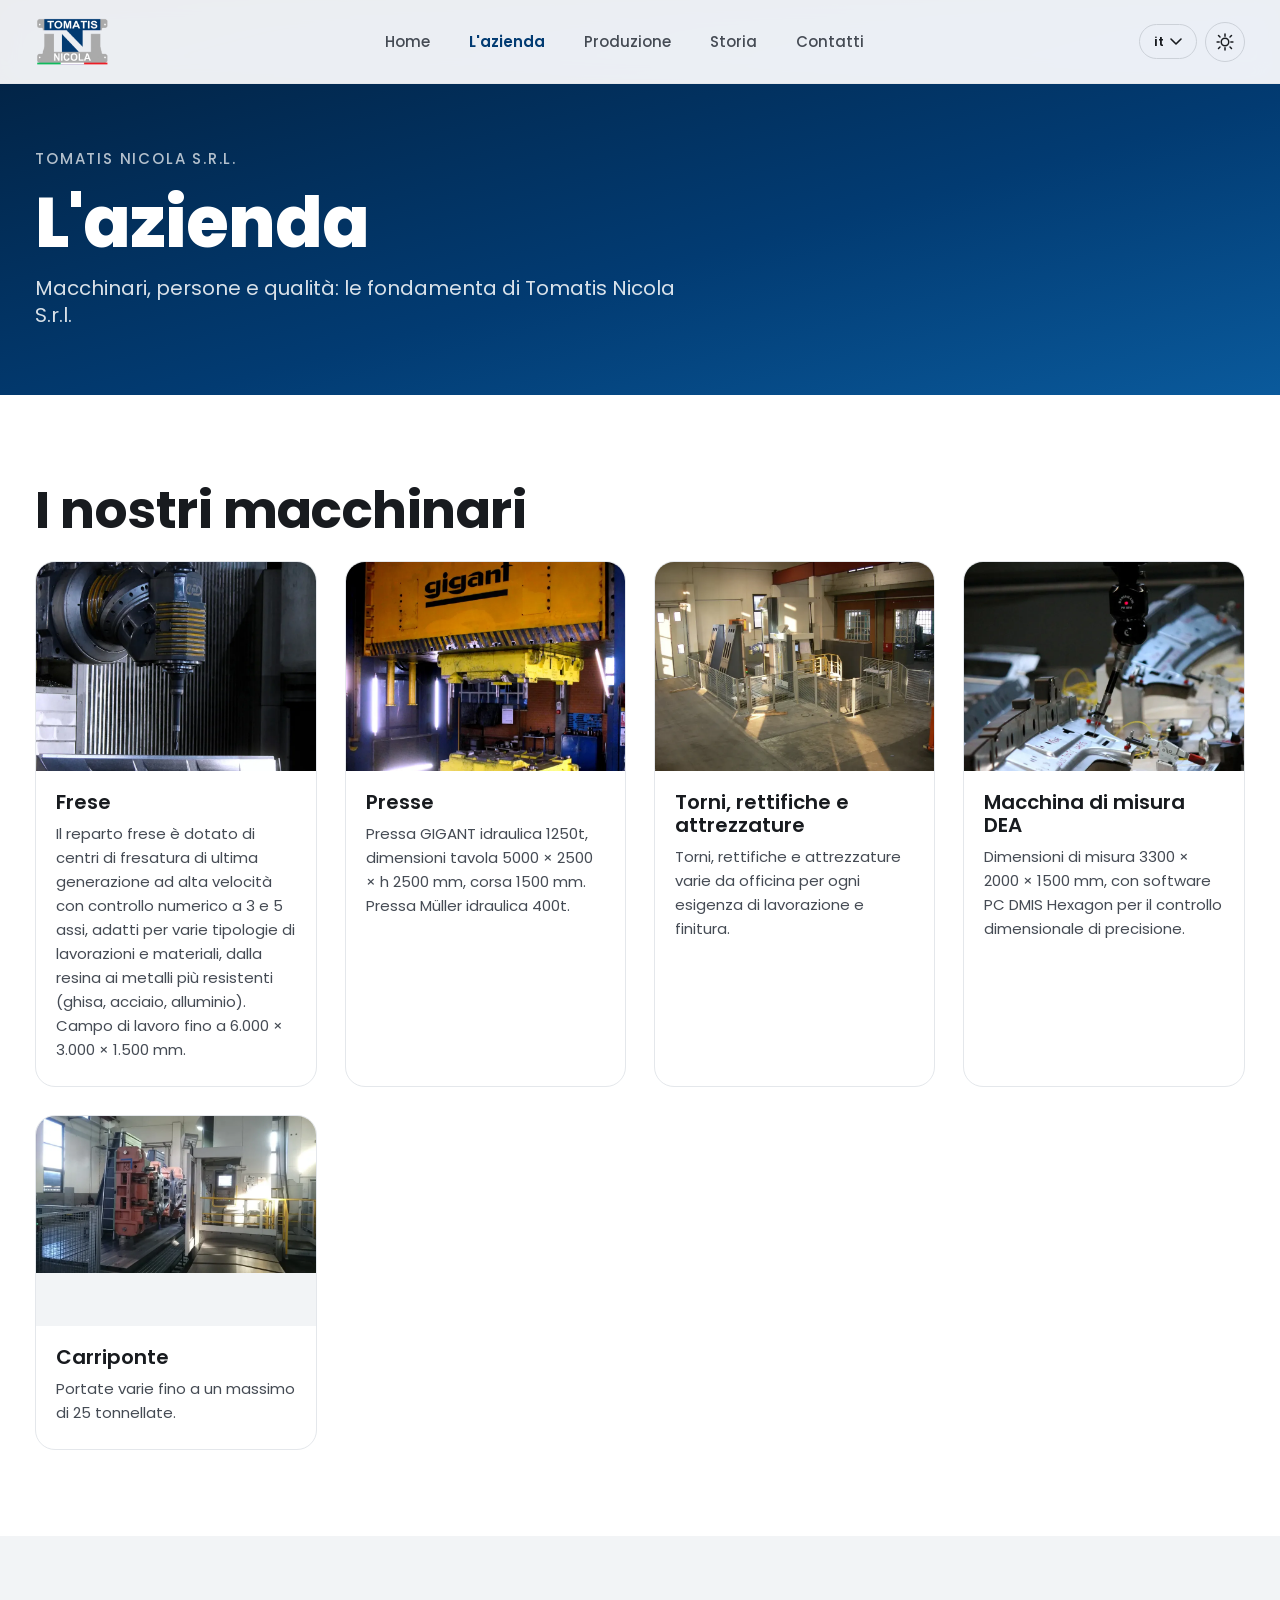
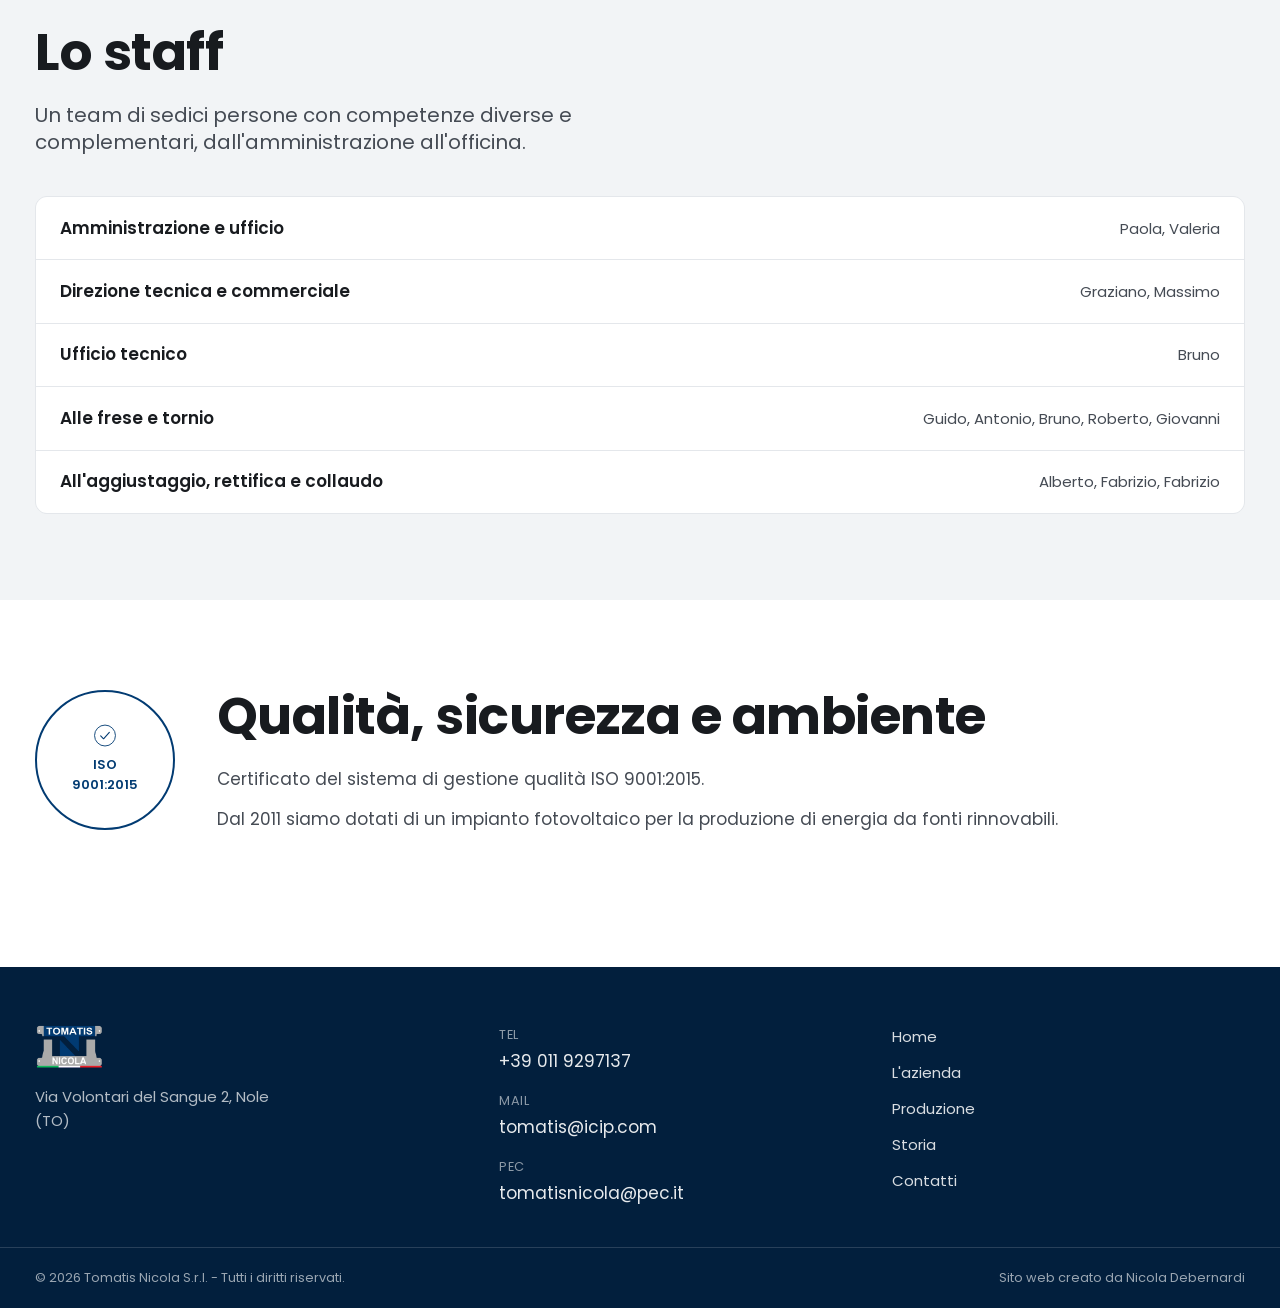
<file: azienda.html>
<!DOCTYPE html>
<html lang="it" data-page="azienda">
<head>
<meta charset="UTF-8">
<meta name="viewport" content="width=device-width, initial-scale=1.0">
<title>L'azienda - Tomatis Nicola S.r.l.</title>
<meta name="description" content="Tomatis Nicola S.r.l. - Costruzione stampi per la deformazione a freddo della lamiera nel settore automotive. Oltre 50 anni di esperienza a Nole (TO).">
<meta name="color-scheme" content="light dark">
<link rel="icon" type="image/png" href="./assets/img/favicon.png">

<!-- Hreflang per SEO multilingua -->
<link rel="alternate" hreflang="it" href="/azienda.html">
<link rel="alternate" hreflang="en" href="/en/azienda.html">
<link rel="alternate" hreflang="de" href="/de/azienda.html">
<link rel="alternate" hreflang="x-default" href="/azienda.html">

<!-- Open Graph -->
<meta property="og:title" content="L'azienda - Tomatis Nicola S.r.l.">
<meta property="og:description" content="Tomatis Nicola S.r.l. - Costruzione stampi per la deformazione a freddo della lamiera nel settore automotive. Oltre 50 anni di esperienza a Nole (TO).">
<meta property="og:type" content="website">
<meta property="og:locale" content="it_IT">

<link rel="preconnect" href="https://fonts.googleapis.com">
<link rel="preconnect" href="https://fonts.gstatic.com" crossorigin>
<link href="https://fonts.googleapis.com/css2?family=Poppins:ital,wght@0,300;0,400;0,500;0,600;0,700;0,800;1,400&display=swap" rel="stylesheet">

<link rel="stylesheet" href="./assets/css/main.css">

<!-- Applica subito la lingua salvata, reindirizzando se necessario, con la
     stessa logica/tempistica del tema chiaro/scuro: gira prima che la
     pagina venga dipinta, per evitare di mostrare per un istante la lingua
     sbagliata prima di un eventuale redirect. -->
<script>
  (function() {
    try {
      var savedLang = localStorage.getItem('tomatis-lang');
      var currentLang = document.documentElement.getAttribute('lang');
      if (savedLang && savedLang !== currentLang) {
        var redirectMap = {"it":"./azienda.html","en":"en/azienda.html","de":"de/azienda.html"};
        var target = redirectMap[savedLang];
        if (target) {
          window.location.replace(target);
        }
      }
    } catch (e) {}
  })();
</script>

<!-- Imposta subito il tema per evitare flash chiaro/scuro -->
<script>
  (function() {
    var saved = localStorage.getItem('tomatis-theme');
    var theme = saved || (window.matchMedia('(prefers-color-scheme: dark)').matches ? 'dark' : 'light');
    document.documentElement.setAttribute('data-theme', theme);
  })();
</script>

</head>
<body data-asset-path="./">
<header class="site-header" data-component="header">
  <div class="site-header__inner">
    <a href="./index.html" class="brand" aria-label="Tomatis Nicola S.r.l. - Home">
      <picture>
        <source srcset="./assets/img/logo.webp" type="image/webp">
        <img src="./assets/img/logo.png" alt="Tomatis Nicola S.r.l." class="brand__logo" width="160" height="64" />
      </picture>
    </a>

    <nav class="main-nav" aria-label="Lingua">
      <ul class="main-nav__list">
        <li class="main-nav__item">
          <a href="./index.html" class="main-nav__link">Home</a>
        </li>
        <li class="main-nav__item main-nav__item--has-sub">
          <a href="./azienda.html" class="main-nav__link is-active">L'azienda</a>
          <div class="main-nav__sub">
            <ul class="main-nav__sub-box">
              <li><a href="./azienda.html#macchinari">I nostri macchinari</a></li>
              <li><a href="./azienda.html#staff">Lo staff</a></li>
              <li><a href="./azienda.html#qualita">Qualità sicurezza e ambiente</a></li>
            </ul>
          </div>
        </li>
        <li class="main-nav__item main-nav__item--has-sub">
          <a href="./produzione.html" class="main-nav__link">Produzione</a>
          <div class="main-nav__sub">
            <ul class="main-nav__sub-box">
              <li><a href="./produzione.html#come-nasce">Come nasce uno stampo</a></li>
              <li><a href="./produzione.html#i-nostri-stampi">I nostri stampi</a></li>
              <li><a href="./produzione.html#altre-realizzazioni">Altre realizzazioni</a></li>
            </ul>
          </div>
        </li>
        <li class="main-nav__item">
          <a href="./storia.html" class="main-nav__link">Storia</a>
        </li>
        <li class="main-nav__item">
          <a href="./contatti.html" class="main-nav__link">Contatti</a>
        </li>
      </ul>
    </nav>

    <div class="site-header__controls">
      <div class="lang-switch" data-component="lang-switch">
        <button type="button" class="lang-switch__trigger" aria-haspopup="true" aria-expanded="false">
          <span class="lang-switch__current">it</span>
          <svg class="lang-switch__chevron" viewBox="0 0 12 8" width="12" height="8" aria-hidden="true"><path d="M1 1l5 5 5-5" stroke="currentColor" stroke-width="1.6" fill="none" stroke-linecap="round" stroke-linejoin="round"/></svg>
        </button>
        <ul class="lang-switch__menu" role="menu">
          <li role="none"><a role="menuitem" href="./azienda.html" data-lang-code="it" aria-current="true" class="is-current">IT</a></li>
          <li role="none"><a role="menuitem" href="en/azienda.html" data-lang-code="en">EN</a></li>
          <li role="none"><a role="menuitem" href="de/azienda.html" data-lang-code="de">DE</a></li>
        </ul>
      </div>

      <button type="button" class="theme-toggle" data-component="theme-toggle" aria-label="Cambia tema chiaro/scuro" aria-pressed="false">
        <svg class="theme-toggle__icon theme-toggle__icon--sun" viewBox="0 0 24 24" width="20" height="20" aria-hidden="true"><circle cx="12" cy="12" r="4.5" fill="none" stroke="currentColor" stroke-width="1.8"/><g stroke="currentColor" stroke-width="1.8" stroke-linecap="round"><path d="M12 2.5v2.5M12 19v2.5M4.2 4.2l1.8 1.8M18 18l1.8 1.8M2.5 12h2.5M19 12h2.5M4.2 19.8L6 18M18 6l1.8-1.8"/></g></svg>
        <svg class="theme-toggle__icon theme-toggle__icon--moon" viewBox="0 0 24 24" width="20" height="20" aria-hidden="true"><path d="M20 14.5A8.5 8.5 0 1 1 9.5 4a7 7 0 0 0 10.5 10.5z" fill="currentColor"/></svg>
      </button>

      <button type="button" class="mobile-menu-toggle" data-component="mobile-menu-toggle" aria-label="Apri il menu di navigazione" aria-expanded="false" aria-controls="mobile-nav">
        <span class="mobile-menu-toggle__bar"></span>
        <span class="mobile-menu-toggle__bar"></span>
        <span class="mobile-menu-toggle__bar"></span>
      </button>
    </div>
  </div>
</header>

<div class="mobile-nav" id="mobile-nav" data-component="mobile-nav" aria-hidden="true">
  <ul class="mobile-nav__list">
    <li><a href="./index.html" class="mobile-nav__link">Home</a></li>
    <li class="mobile-nav__group">
      <a href="./azienda.html" class="mobile-nav__link is-active">L'azienda</a>
      <ul class="mobile-nav__sub">
        <li><a href="./azienda.html#macchinari">I nostri macchinari</a></li>
        <li><a href="./azienda.html#staff">Lo staff</a></li>
        <li><a href="./azienda.html#qualita">Qualità sicurezza e ambiente</a></li>
      </ul>
    </li>
    <li class="mobile-nav__group">
      <a href="./produzione.html" class="mobile-nav__link">Produzione</a>
      <ul class="mobile-nav__sub">
        <li><a href="./produzione.html#come-nasce">Come nasce uno stampo</a></li>
        <li><a href="./produzione.html#i-nostri-stampi">I nostri stampi</a></li>
        <li><a href="./produzione.html#altre-realizzazioni">Altre realizzazioni</a></li>
      </ul>
    </li>
    <li><a href="./storia.html" class="mobile-nav__link">Storia</a></li>
    <li><a href="./contatti.html" class="mobile-nav__link">Contatti</a></li>
  </ul>
</div>


<main id="main-content">

  <section class="page-hero">
    <div class="page-hero__inner">
      <p class="page-hero__eyebrow">Tomatis Nicola S.r.l.</p>
      <h1 class="page-hero__title">L'azienda</h1>
      <p class="page-hero__subtitle">Macchinari, persone e qualità: le fondamenta di Tomatis Nicola S.r.l.</p>
    </div>
  </section>

  <section class="section" id="macchinari">
    <div class="section__inner">
      <h2 class="section__title">I nostri macchinari</h2>
      <div class="machinery-grid">
        <article class="machinery-card">
          <div class="machinery-card__media">
            <picture><source srcset="./assets/img/azienda/frese.webp" type="image/webp"><img src="./assets/img/azienda/frese.jpg" alt="Frese" loading="lazy" width="480" height="360"></picture>
          </div>
          <h3 class="machinery-card__title">Frese</h3>
          <p class="machinery-card__text">Il reparto frese è dotato di centri di fresatura di ultima generazione ad alta velocità con controllo numerico a 3 e 5 assi, adatti per varie tipologie di lavorazioni e materiali, dalla resina ai metalli più resistenti (ghisa, acciaio, alluminio). Campo di lavoro fino a 6.000 × 3.000 × 1.500 mm.</p>
        </article>
        <article class="machinery-card">
          <div class="machinery-card__media">
            <picture><source srcset="./assets/img/azienda/presse.webp" type="image/webp"><img src="./assets/img/azienda/presse.jpg" alt="Presse" loading="lazy" width="480" height="360"></picture>
          </div>
          <h3 class="machinery-card__title">Presse</h3>
          <p class="machinery-card__text">Pressa GIGANT idraulica 1250t, dimensioni tavola 5000 × 2500 × h 2500 mm, corsa 1500 mm. Pressa Müller idraulica 400t.</p>
        </article>
        <article class="machinery-card">
          <div class="machinery-card__media">
            <picture><source srcset="./assets/img/azienda/torni.webp" type="image/webp"><img src="./assets/img/azienda/torni.jpg" alt="Torni, rettifiche e attrezzature" loading="lazy" width="480" height="360"></picture>
          </div>
          <h3 class="machinery-card__title">Torni, rettifiche e attrezzature</h3>
          <p class="machinery-card__text">Torni, rettifiche e attrezzature varie da officina per ogni esigenza di lavorazione e finitura.</p>
        </article>
        <article class="machinery-card">
          <div class="machinery-card__media">
            <picture><source srcset="./assets/img/azienda/dea.webp" type="image/webp"><img src="./assets/img/azienda/dea.jpg" alt="Macchina di misura DEA" loading="lazy" width="480" height="360"></picture>
          </div>
          <h3 class="machinery-card__title">Macchina di misura DEA</h3>
          <p class="machinery-card__text">Dimensioni di misura 3300 × 2000 × 1500 mm, con software PC DMIS Hexagon per il controllo dimensionale di precisione.</p>
        </article>
        <article class="machinery-card">
          <div class="machinery-card__media">
            <picture><source srcset="./assets/img/azienda/carriponte.webp" type="image/webp"><img src="./assets/img/azienda/carriponte.jpg" alt="Carriponte" loading="lazy" width="480" height="360"></picture>
          </div>
          <h3 class="machinery-card__title">Carriponte</h3>
          <p class="machinery-card__text">Portate varie fino a un massimo di 25 tonnellate.</p>
        </article>
      </div>
    </div>
  </section>

  <section class="section section--alt" id="staff">
    <div class="section__inner">
      <h2 class="section__title">Lo staff</h2>
      <p class="section__lead">Un team di sedici persone con competenze diverse e complementari, dall'amministrazione all'officina.</p>
      <ul class="staff-list">
        <li class="staff-list__item"><span class="staff-list__role">Amministrazione e ufficio</span><span class="staff-list__names">Paola, Valeria</span></li>
        <li class="staff-list__item"><span class="staff-list__role">Direzione tecnica e commerciale</span><span class="staff-list__names">Graziano, Massimo</span></li>
        <li class="staff-list__item"><span class="staff-list__role">Ufficio tecnico</span><span class="staff-list__names">Bruno</span></li>
        <li class="staff-list__item"><span class="staff-list__role">Alle frese e tornio</span><span class="staff-list__names">Guido, Antonio, Bruno, Roberto, Giovanni</span></li>
        <li class="staff-list__item"><span class="staff-list__role">All'aggiustaggio, rettifica e collaudo</span><span class="staff-list__names">Alberto, Fabrizio, Fabrizio</span></li>
      </ul>
    </div>
  </section>

  <section class="section" id="qualita">
    <div class="section__inner">
      <div class="iso-block">
        <div class="iso-block__badge">
          <svg viewBox="0 0 64 64" width="64" height="64" aria-hidden="true"><circle cx="32" cy="32" r="29" fill="none" stroke="currentColor" stroke-width="2.5"/><path d="M20 33l8 8 16-18" fill="none" stroke="currentColor" stroke-width="3" stroke-linecap="round" stroke-linejoin="round"/></svg>
          <span>ISO 9001:2015</span>
        </div>
        <div class="iso-block__text">
          <h2 class="section__title">Qualità, sicurezza e ambiente</h2>
          <p>Certificato del sistema di gestione qualità ISO 9001:2015.</p>
          <p>Dal 2011 siamo dotati di un impianto fotovoltaico per la produzione di energia da fonti rinnovabili.</p>
        </div>
      </div>
    </div>
  </section>

</main>

<footer class="site-footer">
  <div class="site-footer__inner">
    <div class="site-footer__brand">
      <picture>
        <source srcset="./assets/img/logo.webp" type="image/webp">
        <img src="./assets/img/logo.png" alt="Tomatis Nicola S.r.l." class="site-footer__logo" width="140" height="56" />
      </picture>
      <p class="site-footer__address">Via Volontari del Sangue 2, Nole (TO)</p>
    </div>

    <div class="site-footer__contacts">
      <a href="tel:+390119297137" class="site-footer__contact-link">
        <span class="site-footer__contact-label">Tel</span>
        <span>+39 011 9297137</span>
      </a>
      <a href="mailto:tomatis@icip.com" class="site-footer__contact-link">
        <span class="site-footer__contact-label">Mail</span>
        <span>tomatis@icip.com</span>
      </a>
      <a href="mailto:tomatisnicola@pec.it" class="site-footer__contact-link">
        <span class="site-footer__contact-label">Pec</span>
        <span>tomatisnicola@pec.it</span>
      </a>
    </div>

    <nav class="site-footer__nav" aria-label="Tutti i diritti riservati">
      <a href="./index.html">Home</a>
      <a href="./azienda.html">L'azienda</a>
      <a href="./produzione.html">Produzione</a>
      <a href="./storia.html">Storia</a>
      <a href="./contatti.html">Contatti</a>
    </nav>
  </div>

  <div class="site-footer__bottom">
    <p>&copy; <span data-current-year>2026</span> Tomatis Nicola S.r.l. - Tutti i diritti riservati.</p>
    <p>Sito web creato da Nicola Debernardi</p>
  </div>
</footer>

<script src="./assets/js/main.js" defer></script>
</body>
</html>
</file>
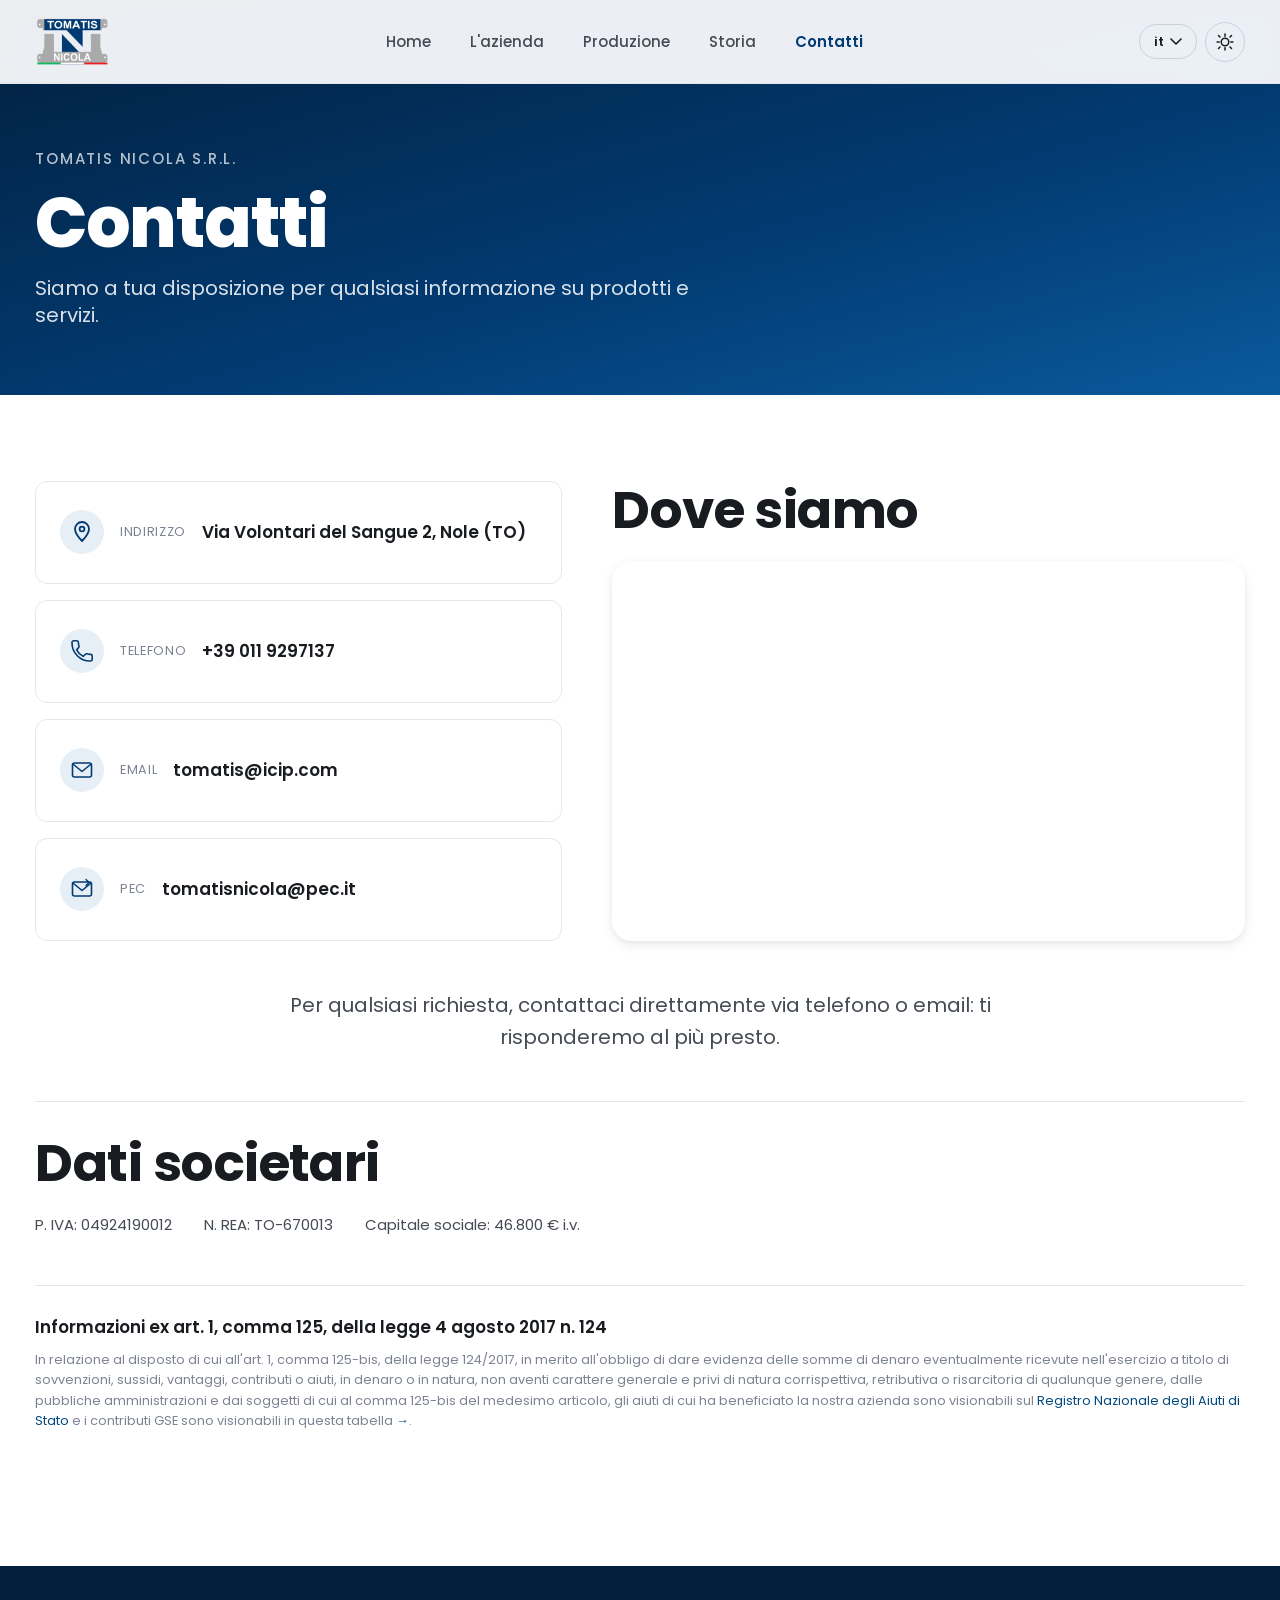
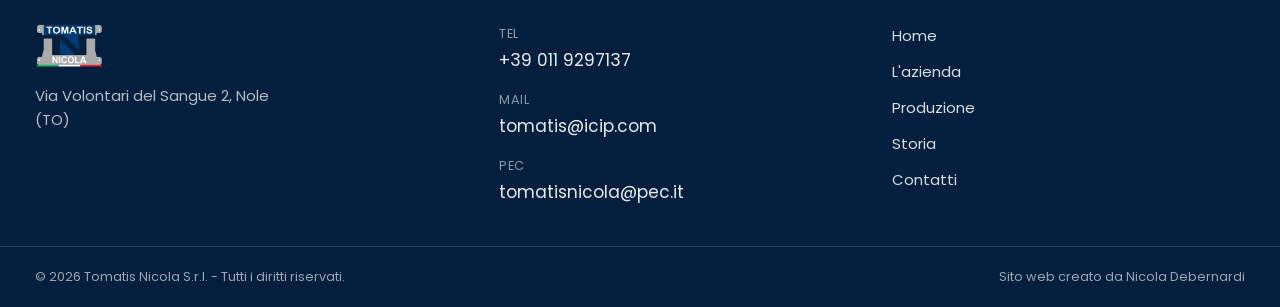
<file: contatti.html>
<!DOCTYPE html>
<html lang="it" data-page="contatti">
<head>
<meta charset="UTF-8">
<meta name="viewport" content="width=device-width, initial-scale=1.0">
<title>Contatti - Tomatis Nicola S.r.l.</title>
<meta name="description" content="Tomatis Nicola S.r.l. - Costruzione stampi per la deformazione a freddo della lamiera nel settore automotive. Oltre 50 anni di esperienza a Nole (TO).">
<meta name="color-scheme" content="light dark">
<link rel="icon" type="image/png" href="./assets/img/favicon.png">

<!-- Hreflang per SEO multilingua -->
<link rel="alternate" hreflang="it" href="/contatti.html">
<link rel="alternate" hreflang="en" href="/en/contatti.html">
<link rel="alternate" hreflang="de" href="/de/contatti.html">
<link rel="alternate" hreflang="x-default" href="/contatti.html">

<!-- Open Graph -->
<meta property="og:title" content="Contatti - Tomatis Nicola S.r.l.">
<meta property="og:description" content="Tomatis Nicola S.r.l. - Costruzione stampi per la deformazione a freddo della lamiera nel settore automotive. Oltre 50 anni di esperienza a Nole (TO).">
<meta property="og:type" content="website">
<meta property="og:locale" content="it_IT">

<link rel="preconnect" href="https://fonts.googleapis.com">
<link rel="preconnect" href="https://fonts.gstatic.com" crossorigin>
<link href="https://fonts.googleapis.com/css2?family=Poppins:ital,wght@0,300;0,400;0,500;0,600;0,700;0,800;1,400&display=swap" rel="stylesheet">

<link rel="stylesheet" href="./assets/css/main.css">

<!-- Applica subito la lingua salvata, reindirizzando se necessario, con la
     stessa logica/tempistica del tema chiaro/scuro: gira prima che la
     pagina venga dipinta, per evitare di mostrare per un istante la lingua
     sbagliata prima di un eventuale redirect. -->
<script>
  (function() {
    try {
      var savedLang = localStorage.getItem('tomatis-lang');
      var currentLang = document.documentElement.getAttribute('lang');
      if (savedLang && savedLang !== currentLang) {
        var redirectMap = {"it":"./contatti.html","en":"en/contatti.html","de":"de/contatti.html"};
        var target = redirectMap[savedLang];
        if (target) {
          window.location.replace(target);
        }
      }
    } catch (e) {}
  })();
</script>

<!-- Imposta subito il tema per evitare flash chiaro/scuro -->
<script>
  (function() {
    var saved = localStorage.getItem('tomatis-theme');
    var theme = saved || (window.matchMedia('(prefers-color-scheme: dark)').matches ? 'dark' : 'light');
    document.documentElement.setAttribute('data-theme', theme);
  })();
</script>

</head>
<body data-asset-path="./">
<header class="site-header" data-component="header">
  <div class="site-header__inner">
    <a href="./index.html" class="brand" aria-label="Tomatis Nicola S.r.l. - Home">
      <picture>
        <source srcset="./assets/img/logo.webp" type="image/webp">
        <img src="./assets/img/logo.png" alt="Tomatis Nicola S.r.l." class="brand__logo" width="160" height="64" />
      </picture>
    </a>

    <nav class="main-nav" aria-label="Lingua">
      <ul class="main-nav__list">
        <li class="main-nav__item">
          <a href="./index.html" class="main-nav__link">Home</a>
        </li>
        <li class="main-nav__item main-nav__item--has-sub">
          <a href="./azienda.html" class="main-nav__link">L'azienda</a>
          <div class="main-nav__sub">
            <ul class="main-nav__sub-box">
              <li><a href="./azienda.html#macchinari">I nostri macchinari</a></li>
              <li><a href="./azienda.html#staff">Lo staff</a></li>
              <li><a href="./azienda.html#qualita">Qualità sicurezza e ambiente</a></li>
            </ul>
          </div>
        </li>
        <li class="main-nav__item main-nav__item--has-sub">
          <a href="./produzione.html" class="main-nav__link">Produzione</a>
          <div class="main-nav__sub">
            <ul class="main-nav__sub-box">
              <li><a href="./produzione.html#come-nasce">Come nasce uno stampo</a></li>
              <li><a href="./produzione.html#i-nostri-stampi">I nostri stampi</a></li>
              <li><a href="./produzione.html#altre-realizzazioni">Altre realizzazioni</a></li>
            </ul>
          </div>
        </li>
        <li class="main-nav__item">
          <a href="./storia.html" class="main-nav__link">Storia</a>
        </li>
        <li class="main-nav__item">
          <a href="./contatti.html" class="main-nav__link is-active">Contatti</a>
        </li>
      </ul>
    </nav>

    <div class="site-header__controls">
      <div class="lang-switch" data-component="lang-switch">
        <button type="button" class="lang-switch__trigger" aria-haspopup="true" aria-expanded="false">
          <span class="lang-switch__current">it</span>
          <svg class="lang-switch__chevron" viewBox="0 0 12 8" width="12" height="8" aria-hidden="true"><path d="M1 1l5 5 5-5" stroke="currentColor" stroke-width="1.6" fill="none" stroke-linecap="round" stroke-linejoin="round"/></svg>
        </button>
        <ul class="lang-switch__menu" role="menu">
          <li role="none"><a role="menuitem" href="./contatti.html" data-lang-code="it" aria-current="true" class="is-current">IT</a></li>
          <li role="none"><a role="menuitem" href="en/contatti.html" data-lang-code="en">EN</a></li>
          <li role="none"><a role="menuitem" href="de/contatti.html" data-lang-code="de">DE</a></li>
        </ul>
      </div>

      <button type="button" class="theme-toggle" data-component="theme-toggle" aria-label="Cambia tema chiaro/scuro" aria-pressed="false">
        <svg class="theme-toggle__icon theme-toggle__icon--sun" viewBox="0 0 24 24" width="20" height="20" aria-hidden="true"><circle cx="12" cy="12" r="4.5" fill="none" stroke="currentColor" stroke-width="1.8"/><g stroke="currentColor" stroke-width="1.8" stroke-linecap="round"><path d="M12 2.5v2.5M12 19v2.5M4.2 4.2l1.8 1.8M18 18l1.8 1.8M2.5 12h2.5M19 12h2.5M4.2 19.8L6 18M18 6l1.8-1.8"/></g></svg>
        <svg class="theme-toggle__icon theme-toggle__icon--moon" viewBox="0 0 24 24" width="20" height="20" aria-hidden="true"><path d="M20 14.5A8.5 8.5 0 1 1 9.5 4a7 7 0 0 0 10.5 10.5z" fill="currentColor"/></svg>
      </button>

      <button type="button" class="mobile-menu-toggle" data-component="mobile-menu-toggle" aria-label="Apri il menu di navigazione" aria-expanded="false" aria-controls="mobile-nav">
        <span class="mobile-menu-toggle__bar"></span>
        <span class="mobile-menu-toggle__bar"></span>
        <span class="mobile-menu-toggle__bar"></span>
      </button>
    </div>
  </div>
</header>

<div class="mobile-nav" id="mobile-nav" data-component="mobile-nav" aria-hidden="true">
  <ul class="mobile-nav__list">
    <li><a href="./index.html" class="mobile-nav__link">Home</a></li>
    <li class="mobile-nav__group">
      <a href="./azienda.html" class="mobile-nav__link">L'azienda</a>
      <ul class="mobile-nav__sub">
        <li><a href="./azienda.html#macchinari">I nostri macchinari</a></li>
        <li><a href="./azienda.html#staff">Lo staff</a></li>
        <li><a href="./azienda.html#qualita">Qualità sicurezza e ambiente</a></li>
      </ul>
    </li>
    <li class="mobile-nav__group">
      <a href="./produzione.html" class="mobile-nav__link">Produzione</a>
      <ul class="mobile-nav__sub">
        <li><a href="./produzione.html#come-nasce">Come nasce uno stampo</a></li>
        <li><a href="./produzione.html#i-nostri-stampi">I nostri stampi</a></li>
        <li><a href="./produzione.html#altre-realizzazioni">Altre realizzazioni</a></li>
      </ul>
    </li>
    <li><a href="./storia.html" class="mobile-nav__link">Storia</a></li>
    <li><a href="./contatti.html" class="mobile-nav__link is-active">Contatti</a></li>
  </ul>
</div>


<main id="main-content">

  <section class="page-hero">
    <div class="page-hero__inner">
      <p class="page-hero__eyebrow">Tomatis Nicola S.r.l.</p>
      <h1 class="page-hero__title">Contatti</h1>
      <p class="page-hero__subtitle">Siamo a tua disposizione per qualsiasi informazione su prodotti e servizi.</p>
    </div>
  </section>

  <section class="section">
    <div class="section__inner">
      <div class="contacts-grid">
        <div class="contacts-grid__cards">
          <a class="contact-card" href="https://www.google.com/maps?ll=45.244805,7.577581&z=17&t=m&hl=it&gl=IT&mapclient=embed&daddr=TOMATIS+NICOLA+srl+Via+Volontari+del+Sangue,+2+10076+Nole+TO@45.24480519999999,7.577581299999999" target="_blank" rel="noopener noreferrer">
            <span class="contact-card__icon" aria-hidden="true">
              <svg viewBox="0 0 24 24" width="24" height="24"><path d="M12 21s7-7.2 7-12a7 7 0 1 0-14 0c0 4.8 7 12 7 12z" fill="none" stroke="currentColor" stroke-width="1.8" stroke-linejoin="round"/><circle cx="12" cy="9" r="2.4" fill="none" stroke="currentColor" stroke-width="1.8"/></svg>
            </span>
            <span class="contact-card__label">Indirizzo</span>
            <span class="contact-card__value">Via Volontari del Sangue 2, Nole (TO)</span>
          </a>
          <a class="contact-card" href="tel:+390119297137">
            <span class="contact-card__icon" aria-hidden="true">
              <svg viewBox="0 0 24 24" width="24" height="24"><path d="M6.6 10.8a15 15 0 0 0 6.6 6.6l2.2-2.2a1.6 1.6 0 0 1 1.6-.4 11 11 0 0 0 3.6.6 1.6 1.6 0 0 1 1.6 1.6v3.2A1.6 1.6 0 0 1 20.6 22 18 18 0 0 1 2 3.4 1.6 1.6 0 0 1 3.6 1.8h3.2A1.6 1.6 0 0 1 8.4 3.4a11 11 0 0 0 .6 3.6 1.6 1.6 0 0 1-.4 1.6z" fill="none" stroke="currentColor" stroke-width="1.6" stroke-linejoin="round"/></svg>
            </span>
            <span class="contact-card__label">Telefono</span>
            <span class="contact-card__value">+39 011 9297137</span>
          </a>
          <a class="contact-card" href="mailto:tomatis@icip.com">
            <span class="contact-card__icon" aria-hidden="true">
              <svg viewBox="0 0 24 24" width="24" height="24"><rect x="2.5" y="5" width="19" height="14" rx="2" fill="none" stroke="currentColor" stroke-width="1.6"/><path d="M3.5 6.5l8.5 7 8.5-7" fill="none" stroke="currentColor" stroke-width="1.6" stroke-linecap="round" stroke-linejoin="round"/></svg>
            </span>
            <span class="contact-card__label">Email</span>
            <span class="contact-card__value">tomatis@icip.com</span>
          </a>
          <a class="contact-card" href="mailto:tomatisnicola@pec.it">
            <span class="contact-card__icon" aria-hidden="true">
              <svg viewBox="0 0 24 24" width="24" height="24"><rect x="2.5" y="5" width="19" height="14" rx="2" fill="none" stroke="currentColor" stroke-width="1.6"/><path d="M3.5 6.5l8.5 7 8.5-7" fill="none" stroke="currentColor" stroke-width="1.6" stroke-linecap="round" stroke-linejoin="round"/><path d="M16 2.5l3 3-3 3" fill="none" stroke="currentColor" stroke-width="1.4" stroke-linecap="round" stroke-linejoin="round"/></svg>
            </span>
            <span class="contact-card__label">PEC</span>
            <span class="contact-card__value">tomatisnicola@pec.it</span>
          </a>
        </div>

        <div class="contacts-grid__map">
          <h2 class="section__title">Dove siamo</h2>
          <div class="map-embed">
            <iframe src="https://www.google.com/maps/embed?pb=!1m18!1m12!1m3!1d2809.147739024382!2d7.57538725138424!3d45.24480517899646!2m3!1f0!2f0!3f0!3m2!1i1024!2i768!4f13.1!3m3!1m2!1s0x4788677abb1a622b%3A0x9dd35290a7dffd74!2sTOMATIS%20NICOLA%20srl!5e0!3m2!1sit!2sit!4v1625759913299!5m2!1sit!2sit" width="100%" height="380" style="border:0;" allowfullscreen loading="lazy" referrerpolicy="no-referrer-when-downgrade" title="Dove siamo"></iframe>
          </div>
        </div>
      </div>

      <p class="contacts-form-note">Per qualsiasi richiesta, contattaci direttamente via telefono o email: ti risponderemo al più presto.</p>

      <div class="company-details">
        <h2 class="section__title">Dati societari</h2>
        <ul class="company-details__list">
          <li>P. IVA: 04924190012</li>
          <li>N. REA: TO-670013</li>
          <li>Capitale sociale: 46.800 € i.v.</li>
        </ul>
      </div>

      <div class="legal-block">
        <h2 class="legal-block__title">Informazioni ex art. 1, comma 125, della legge 4 agosto 2017 n. 124</h2>
        <p class="legal-block__text">
          In relazione al disposto di cui all'art. 1, comma 125-bis, della legge 124/2017, in merito all'obbligo di dare evidenza delle somme di denaro eventualmente ricevute nell'esercizio a titolo di sovvenzioni, sussidi, vantaggi, contributi o aiuti, in denaro o in natura, non aventi carattere generale e privi di natura corrispettiva, retributiva o risarcitoria di qualunque genere, dalle pubbliche amministrazioni e dai soggetti di cui al comma 125-bis del medesimo articolo, gli aiuti di cui ha beneficiato la nostra azienda sono visionabili sul
          <a href="https://www.rna.gov.it/RegistroNazionaleTrasparenza/faces/pages/TrasparenzaAiuto.jspx" target="_blank" rel="noopener noreferrer">Registro Nazionale degli Aiuti di Stato</a>
          e i contributi GSE sono visionabili in questa tabella
          <a href="https://drive.google.com/drive/folders/1gtW16XO0APg4g4ACQperezwYrHOkYd9K" target="_blank" rel="noopener noreferrer">→</a>.
        </p>
      </div>
    </div>
  </section>

</main>

<footer class="site-footer">
  <div class="site-footer__inner">
    <div class="site-footer__brand">
      <picture>
        <source srcset="./assets/img/logo.webp" type="image/webp">
        <img src="./assets/img/logo.png" alt="Tomatis Nicola S.r.l." class="site-footer__logo" width="140" height="56" />
      </picture>
      <p class="site-footer__address">Via Volontari del Sangue 2, Nole (TO)</p>
    </div>

    <div class="site-footer__contacts">
      <a href="tel:+390119297137" class="site-footer__contact-link">
        <span class="site-footer__contact-label">Tel</span>
        <span>+39 011 9297137</span>
      </a>
      <a href="mailto:tomatis@icip.com" class="site-footer__contact-link">
        <span class="site-footer__contact-label">Mail</span>
        <span>tomatis@icip.com</span>
      </a>
      <a href="mailto:tomatisnicola@pec.it" class="site-footer__contact-link">
        <span class="site-footer__contact-label">Pec</span>
        <span>tomatisnicola@pec.it</span>
      </a>
    </div>

    <nav class="site-footer__nav" aria-label="Tutti i diritti riservati">
      <a href="./index.html">Home</a>
      <a href="./azienda.html">L'azienda</a>
      <a href="./produzione.html">Produzione</a>
      <a href="./storia.html">Storia</a>
      <a href="./contatti.html">Contatti</a>
    </nav>
  </div>

  <div class="site-footer__bottom">
    <p>&copy; <span data-current-year>2026</span> Tomatis Nicola S.r.l. - Tutti i diritti riservati.</p>
    <p>Sito web creato da Nicola Debernardi</p>
  </div>
</footer>

<script src="./assets/js/main.js" defer></script>
</body>
</html>
</file>
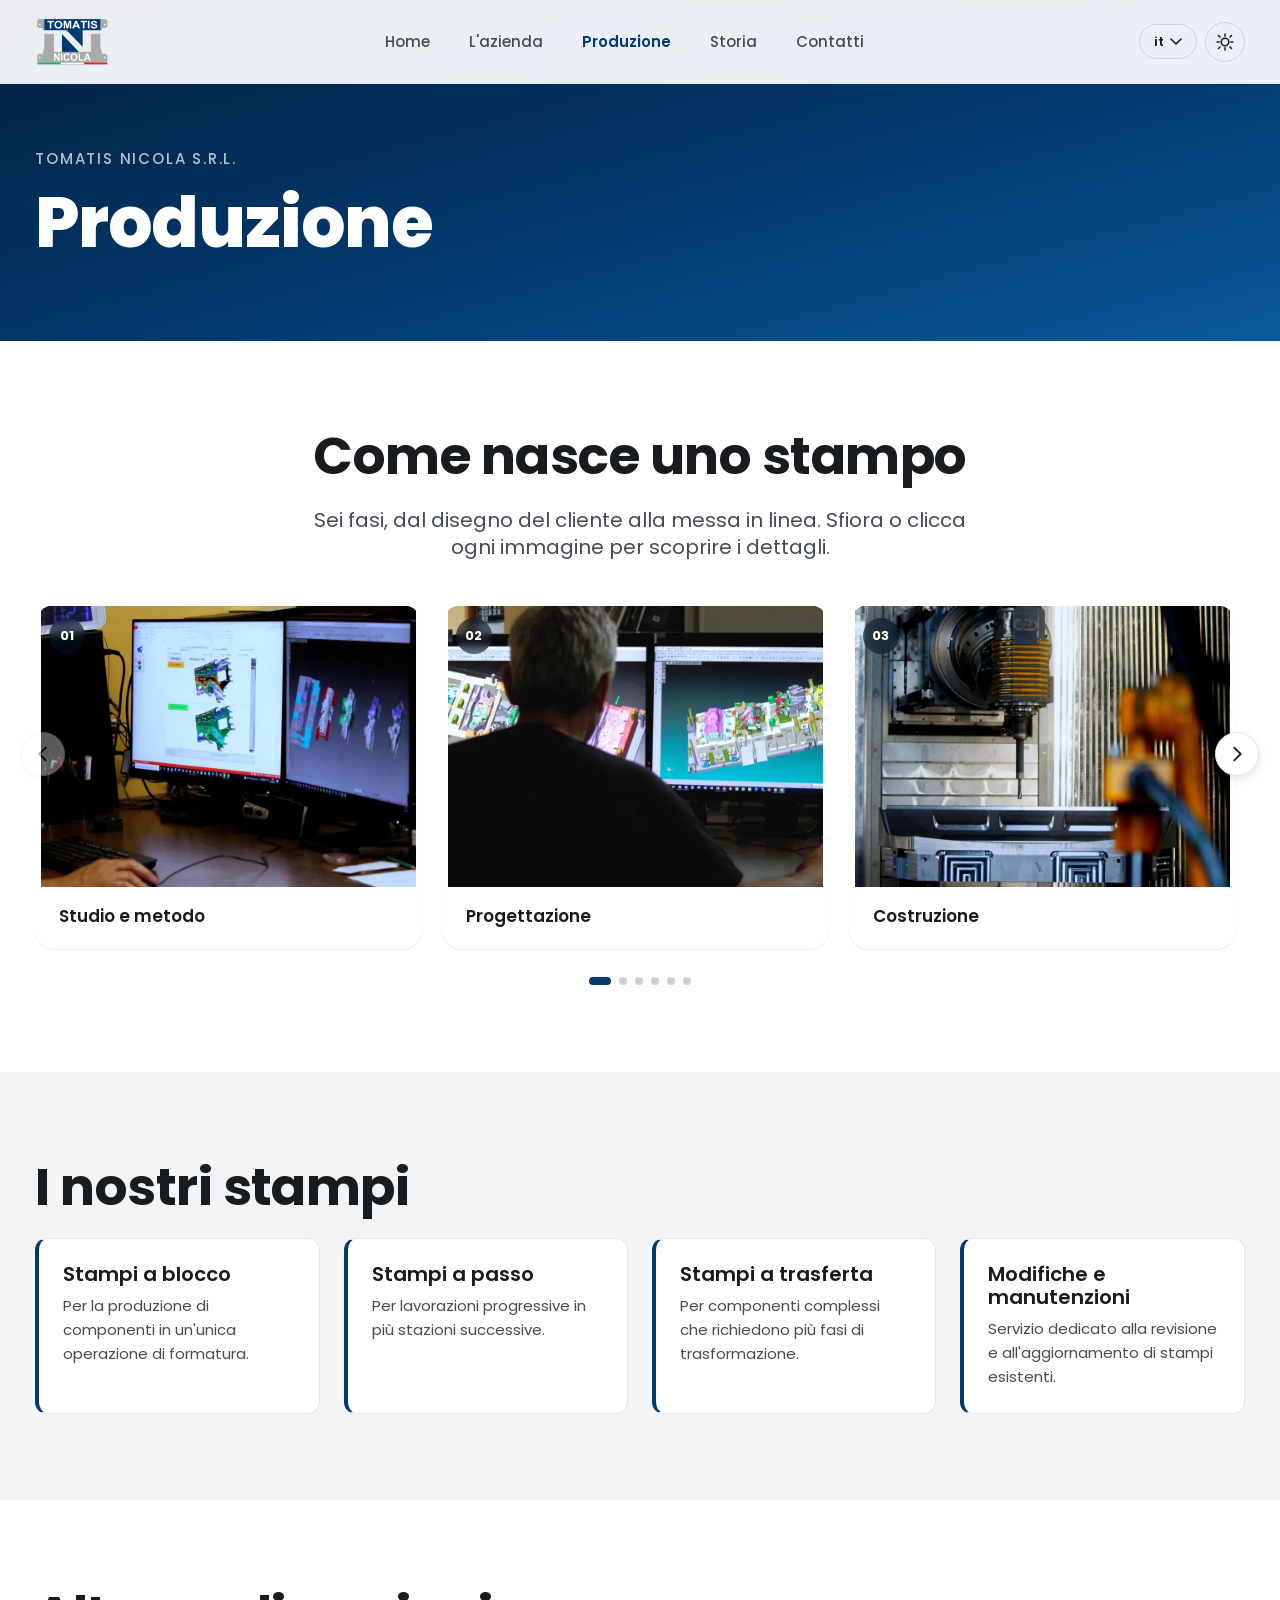
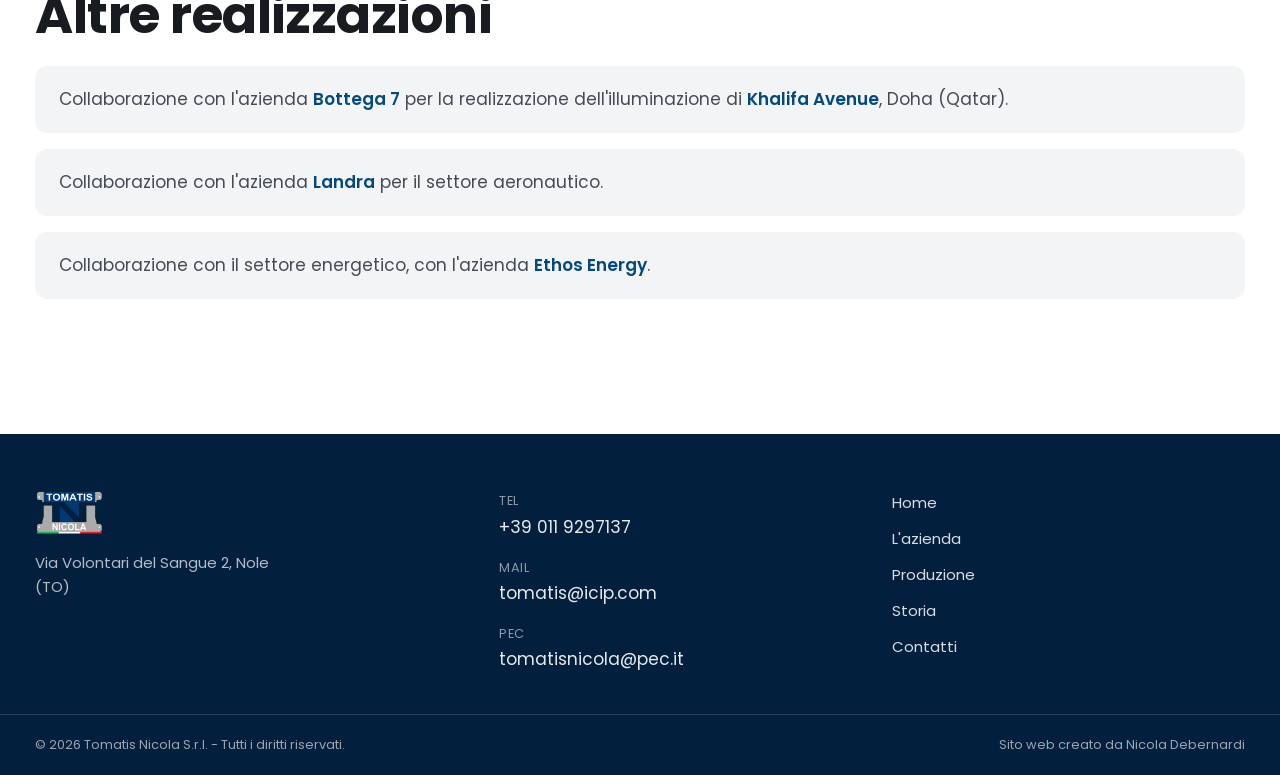
<file: produzione.html>
<!DOCTYPE html>
<html lang="it" data-page="produzione">
<head>
<meta charset="UTF-8">
<meta name="viewport" content="width=device-width, initial-scale=1.0">
<title>Produzione - Tomatis Nicola S.r.l.</title>
<meta name="description" content="Tomatis Nicola S.r.l. - Costruzione stampi per la deformazione a freddo della lamiera nel settore automotive. Oltre 50 anni di esperienza a Nole (TO).">
<meta name="color-scheme" content="light dark">
<link rel="icon" type="image/png" href="./assets/img/favicon.png">

<!-- Hreflang per SEO multilingua -->
<link rel="alternate" hreflang="it" href="/produzione.html">
<link rel="alternate" hreflang="en" href="/en/produzione.html">
<link rel="alternate" hreflang="de" href="/de/produzione.html">
<link rel="alternate" hreflang="x-default" href="/produzione.html">

<!-- Open Graph -->
<meta property="og:title" content="Produzione - Tomatis Nicola S.r.l.">
<meta property="og:description" content="Tomatis Nicola S.r.l. - Costruzione stampi per la deformazione a freddo della lamiera nel settore automotive. Oltre 50 anni di esperienza a Nole (TO).">
<meta property="og:type" content="website">
<meta property="og:locale" content="it_IT">

<link rel="preconnect" href="https://fonts.googleapis.com">
<link rel="preconnect" href="https://fonts.gstatic.com" crossorigin>
<link href="https://fonts.googleapis.com/css2?family=Poppins:ital,wght@0,300;0,400;0,500;0,600;0,700;0,800;1,400&display=swap" rel="stylesheet">

<link rel="stylesheet" href="./assets/css/main.css">

<!-- Applica subito la lingua salvata, reindirizzando se necessario, con la
     stessa logica/tempistica del tema chiaro/scuro: gira prima che la
     pagina venga dipinta, per evitare di mostrare per un istante la lingua
     sbagliata prima di un eventuale redirect. -->
<script>
  (function() {
    try {
      var savedLang = localStorage.getItem('tomatis-lang');
      var currentLang = document.documentElement.getAttribute('lang');
      if (savedLang && savedLang !== currentLang) {
        var redirectMap = {"it":"./produzione.html","en":"en/produzione.html","de":"de/produzione.html"};
        var target = redirectMap[savedLang];
        if (target) {
          window.location.replace(target);
        }
      }
    } catch (e) {}
  })();
</script>

<!-- Imposta subito il tema per evitare flash chiaro/scuro -->
<script>
  (function() {
    var saved = localStorage.getItem('tomatis-theme');
    var theme = saved || (window.matchMedia('(prefers-color-scheme: dark)').matches ? 'dark' : 'light');
    document.documentElement.setAttribute('data-theme', theme);
  })();
</script>

</head>
<body data-asset-path="./">
<header class="site-header" data-component="header">
  <div class="site-header__inner">
    <a href="./index.html" class="brand" aria-label="Tomatis Nicola S.r.l. - Home">
      <picture>
        <source srcset="./assets/img/logo.webp" type="image/webp">
        <img src="./assets/img/logo.png" alt="Tomatis Nicola S.r.l." class="brand__logo" width="160" height="64" />
      </picture>
    </a>

    <nav class="main-nav" aria-label="Lingua">
      <ul class="main-nav__list">
        <li class="main-nav__item">
          <a href="./index.html" class="main-nav__link">Home</a>
        </li>
        <li class="main-nav__item main-nav__item--has-sub">
          <a href="./azienda.html" class="main-nav__link">L'azienda</a>
          <div class="main-nav__sub">
            <ul class="main-nav__sub-box">
              <li><a href="./azienda.html#macchinari">I nostri macchinari</a></li>
              <li><a href="./azienda.html#staff">Lo staff</a></li>
              <li><a href="./azienda.html#qualita">Qualità sicurezza e ambiente</a></li>
            </ul>
          </div>
        </li>
        <li class="main-nav__item main-nav__item--has-sub">
          <a href="./produzione.html" class="main-nav__link is-active">Produzione</a>
          <div class="main-nav__sub">
            <ul class="main-nav__sub-box">
              <li><a href="./produzione.html#come-nasce">Come nasce uno stampo</a></li>
              <li><a href="./produzione.html#i-nostri-stampi">I nostri stampi</a></li>
              <li><a href="./produzione.html#altre-realizzazioni">Altre realizzazioni</a></li>
            </ul>
          </div>
        </li>
        <li class="main-nav__item">
          <a href="./storia.html" class="main-nav__link">Storia</a>
        </li>
        <li class="main-nav__item">
          <a href="./contatti.html" class="main-nav__link">Contatti</a>
        </li>
      </ul>
    </nav>

    <div class="site-header__controls">
      <div class="lang-switch" data-component="lang-switch">
        <button type="button" class="lang-switch__trigger" aria-haspopup="true" aria-expanded="false">
          <span class="lang-switch__current">it</span>
          <svg class="lang-switch__chevron" viewBox="0 0 12 8" width="12" height="8" aria-hidden="true"><path d="M1 1l5 5 5-5" stroke="currentColor" stroke-width="1.6" fill="none" stroke-linecap="round" stroke-linejoin="round"/></svg>
        </button>
        <ul class="lang-switch__menu" role="menu">
          <li role="none"><a role="menuitem" href="./produzione.html" data-lang-code="it" aria-current="true" class="is-current">IT</a></li>
          <li role="none"><a role="menuitem" href="en/produzione.html" data-lang-code="en">EN</a></li>
          <li role="none"><a role="menuitem" href="de/produzione.html" data-lang-code="de">DE</a></li>
        </ul>
      </div>

      <button type="button" class="theme-toggle" data-component="theme-toggle" aria-label="Cambia tema chiaro/scuro" aria-pressed="false">
        <svg class="theme-toggle__icon theme-toggle__icon--sun" viewBox="0 0 24 24" width="20" height="20" aria-hidden="true"><circle cx="12" cy="12" r="4.5" fill="none" stroke="currentColor" stroke-width="1.8"/><g stroke="currentColor" stroke-width="1.8" stroke-linecap="round"><path d="M12 2.5v2.5M12 19v2.5M4.2 4.2l1.8 1.8M18 18l1.8 1.8M2.5 12h2.5M19 12h2.5M4.2 19.8L6 18M18 6l1.8-1.8"/></g></svg>
        <svg class="theme-toggle__icon theme-toggle__icon--moon" viewBox="0 0 24 24" width="20" height="20" aria-hidden="true"><path d="M20 14.5A8.5 8.5 0 1 1 9.5 4a7 7 0 0 0 10.5 10.5z" fill="currentColor"/></svg>
      </button>

      <button type="button" class="mobile-menu-toggle" data-component="mobile-menu-toggle" aria-label="Apri il menu di navigazione" aria-expanded="false" aria-controls="mobile-nav">
        <span class="mobile-menu-toggle__bar"></span>
        <span class="mobile-menu-toggle__bar"></span>
        <span class="mobile-menu-toggle__bar"></span>
      </button>
    </div>
  </div>
</header>

<div class="mobile-nav" id="mobile-nav" data-component="mobile-nav" aria-hidden="true">
  <ul class="mobile-nav__list">
    <li><a href="./index.html" class="mobile-nav__link">Home</a></li>
    <li class="mobile-nav__group">
      <a href="./azienda.html" class="mobile-nav__link">L'azienda</a>
      <ul class="mobile-nav__sub">
        <li><a href="./azienda.html#macchinari">I nostri macchinari</a></li>
        <li><a href="./azienda.html#staff">Lo staff</a></li>
        <li><a href="./azienda.html#qualita">Qualità sicurezza e ambiente</a></li>
      </ul>
    </li>
    <li class="mobile-nav__group">
      <a href="./produzione.html" class="mobile-nav__link is-active">Produzione</a>
      <ul class="mobile-nav__sub">
        <li><a href="./produzione.html#come-nasce">Come nasce uno stampo</a></li>
        <li><a href="./produzione.html#i-nostri-stampi">I nostri stampi</a></li>
        <li><a href="./produzione.html#altre-realizzazioni">Altre realizzazioni</a></li>
      </ul>
    </li>
    <li><a href="./storia.html" class="mobile-nav__link">Storia</a></li>
    <li><a href="./contatti.html" class="mobile-nav__link">Contatti</a></li>
  </ul>
</div>


<main id="main-content">

  <section class="page-hero">
    <div class="page-hero__inner">
      <p class="page-hero__eyebrow">Tomatis Nicola S.r.l.</p>
      <h1 class="page-hero__title">Produzione</h1>
    </div>
  </section>

  <section class="section" id="come-nasce">
    <div class="section__inner">
      <h2 class="section__title section__title--center">Come nasce uno stampo</h2>
      <p class="section__lead section__lead--center">Sei fasi, dal disegno del cliente alla messa in linea. Sfiora o clicca ogni immagine per scoprire i dettagli.</p>

      <div class="process-carousel" data-component="carousel" role="region" aria-roledescription="carousel" aria-label="Come nasce uno stampo">
        <div class="process-carousel__viewport">
          <ul class="process-carousel__track">
            <li class="process-carousel__slide" data-slide-index="0">
              <button type="button" class="process-card" data-open-modal="0">
                <picture><source srcset="./assets/img/produzione/step-01.webp" type="image/webp"><img src="./assets/img/produzione/step-01.jpg" alt="Studio e metodo" loading="lazy" width="420" height="300"></picture>
                <span class="process-card__number">01</span>
                <span class="process-card__title">Studio e metodo</span>
              </button>
            </li>
            <li class="process-carousel__slide" data-slide-index="1">
              <button type="button" class="process-card" data-open-modal="1">
                <picture><source srcset="./assets/img/produzione/step-02.webp" type="image/webp"><img src="./assets/img/produzione/step-02.jpg" alt="Progettazione" loading="lazy" width="420" height="300"></picture>
                <span class="process-card__number">02</span>
                <span class="process-card__title">Progettazione</span>
              </button>
            </li>
            <li class="process-carousel__slide" data-slide-index="2">
              <button type="button" class="process-card" data-open-modal="2">
                <picture><source srcset="./assets/img/produzione/step-03.webp" type="image/webp"><img src="./assets/img/produzione/step-03.jpg" alt="Costruzione" loading="lazy" width="420" height="300"></picture>
                <span class="process-card__number">03</span>
                <span class="process-card__title">Costruzione</span>
              </button>
            </li>
            <li class="process-carousel__slide" data-slide-index="3">
              <button type="button" class="process-card" data-open-modal="3">
                <picture><source srcset="./assets/img/produzione/step-04.webp" type="image/webp"><img src="./assets/img/produzione/step-04.jpg" alt="Messa a punto" loading="lazy" width="420" height="300"></picture>
                <span class="process-card__number">04</span>
                <span class="process-card__title">Messa a punto</span>
              </button>
            </li>
            <li class="process-carousel__slide" data-slide-index="4">
              <button type="button" class="process-card" data-open-modal="4">
                <picture><source srcset="./assets/img/produzione/step-05.webp" type="image/webp"><img src="./assets/img/produzione/step-05.jpg" alt="Collaudo" loading="lazy" width="420" height="300"></picture>
                <span class="process-card__number">05</span>
                <span class="process-card__title">Collaudo</span>
              </button>
            </li>
            <li class="process-carousel__slide" data-slide-index="5">
              <button type="button" class="process-card" data-open-modal="5">
                <picture><source srcset="./assets/img/produzione/step-06.webp" type="image/webp"><img src="./assets/img/produzione/step-06.jpg" alt="Messa in linea" loading="lazy" width="420" height="300"></picture>
                <span class="process-card__number">06</span>
                <span class="process-card__title">Messa in linea</span>
              </button>
            </li>
          </ul>
        </div>

        <button type="button" class="process-carousel__nav process-carousel__nav--prev" data-carousel-prev aria-label="Fase precedente">
          <svg viewBox="0 0 24 24" width="22" height="22" aria-hidden="true"><path d="M15 5l-7 7 7 7" stroke="currentColor" stroke-width="2" fill="none" stroke-linecap="round" stroke-linejoin="round"/></svg>
        </button>
        <button type="button" class="process-carousel__nav process-carousel__nav--next" data-carousel-next aria-label="Fase successiva">
          <svg viewBox="0 0 24 24" width="22" height="22" aria-hidden="true"><path d="M9 5l7 7-7 7" stroke="currentColor" stroke-width="2" fill="none" stroke-linecap="round" stroke-linejoin="round"/></svg>
        </button>

        <div class="process-carousel__dots" data-carousel-dots role="tablist"></div>
      </div>
    </div>
  </section>

  <div class="process-modal" data-component="process-modal" aria-hidden="true">
    <div class="process-modal__backdrop" data-modal-close></div>
    <div class="process-modal__dialog" role="dialog" aria-modal="true" aria-labelledby="process-modal-title">
      <button type="button" class="process-modal__close" data-modal-close aria-label="Chiudi">
        <svg viewBox="0 0 24 24" width="22" height="22" aria-hidden="true"><path d="M6 6l12 12M18 6L6 18" stroke="currentColor" stroke-width="2" stroke-linecap="round"/></svg>
      </button>
      <div class="process-modal__media">
        <picture data-modal-picture></picture>
      </div>
      <div class="process-modal__body">
        <span class="process-modal__number" data-modal-number></span>
        <h3 class="process-modal__title" id="process-modal-title" data-modal-title></h3>
        <p class="process-modal__text" data-modal-text></p>
        <div class="process-modal__nav">
          <button type="button" class="btn btn--ghost" data-modal-prev>Fase precedente</button>
          <button type="button" class="btn btn--ghost" data-modal-next>Fase successiva</button>
        </div>
      </div>
    </div>
  </div>

  <script type="application/json" id="process-steps-data">
  [
    {"title": "Studio e metodo", "text": "L'attività prende avvio dalla richiesta del cliente che fornisce il disegno di un componente in lamiera (generalmente parti di autovetture o veicoli) del quale intende avviare una produzione, e quindi necessita della costruzione degli stampi per realizzarlo. Si studiano le operazioni necessarie alla realizzazione del pezzo, stabilendo tipologia e numero di stampi. Si arriva così alla definizione di un metodo che tenga conto delle caratteristiche della lamiera, delle tolleranze, delle quantità da produrre.", "img": "step-01"},
    {"title": "Progettazione", "text": "Se non viene fornita direttamente dal cliente, si esegue la progettazione degli stampi per la formatura del pezzo, internamente o con l'ausilio di un ufficio tecnico esterno. A seconda della tipologia di stampo, possono essere inseriti gli organi di presa e traslazione dell'elemento. I software che utilizziamo principalmente sono della serie VISI Hexagon.", "img": "step-02"},
    {"title": "Costruzione", "text": "Si procede alla creazione dei percorsi utensili e, in parallelo, all'acquisto dei materiali (se non forniti dal cliente in conto lavorazione). Le materie prime vengono lavorate sui macchinari (frese, torni, trapani) e rifinite a mano secondo i disegni tecnici, per ottenere le figure richieste.", "img": "step-03"},
    {"title": "Messa a punto", "text": "Tutte le parti degli stampi vengono assemblate. Successivamente si monta lo stampo nella pressa, dove si procede con la messa a punto e lo stampaggio dei primi pezzi di campionatura.", "img": "step-04"},
    {"title": "Collaudo", "text": "I campioni passano in sala metrologica dove sono controllati e misurati. Il cliente li riceve insieme al report e al certificato di collaudo che attesta la corrispondenza al disegno e l'effettiva funzionalità. Il software utilizzato è PC DMIS Hexagon.", "img": "step-05"},
    {"title": "Messa in linea", "text": "Il cliente, dopo aver effettuato i propri collaudi, dà il benestare e riceve gli stampi per avviare la produzione. Qualora venga richiesto, offriamo il servizio di messa in linea presso lo stabilimento di produzione.", "img": "step-06"}
  ]
  </script>

  <section class="section section--alt" id="i-nostri-stampi">
    <div class="section__inner">
      <h2 class="section__title">I nostri stampi</h2>
      <ul class="mould-list">
        <li class="mould-list__item"><h3>Stampi a blocco</h3><p>Per la produzione di componenti in un'unica operazione di formatura.</p></li>
        <li class="mould-list__item"><h3>Stampi a passo</h3><p>Per lavorazioni progressive in più stazioni successive.</p></li>
        <li class="mould-list__item"><h3>Stampi a trasferta</h3><p>Per componenti complessi che richiedono più fasi di trasformazione.</p></li>
        <li class="mould-list__item"><h3>Modifiche e manutenzioni</h3><p>Servizio dedicato alla revisione e all'aggiornamento di stampi esistenti.</p></li>
      </ul>
    </div>
  </section>

  <section class="section" id="altre-realizzazioni">
    <div class="section__inner">
      <h2 class="section__title">Altre realizzazioni</h2>
      <ul class="other-projects">
        <li class="other-projects__item">
          <p>Collaborazione con l'azienda <a href="https://www.bottega7.com/" target="_blank" rel="noopener noreferrer">Bottega 7</a> per la realizzazione dell'illuminazione di <a href="https://www.bottega7.com/special-projects/doha/khalifa-avenue" target="_blank" rel="noopener noreferrer">Khalifa Avenue</a>, Doha (Qatar).</p>
        </li>
        <li class="other-projects__item">
          <p>Collaborazione con l'azienda <a href="https://landra.com/aeronautica/" target="_blank" rel="noopener noreferrer">Landra</a> per il settore aeronautico.</p>
        </li>
        <li class="other-projects__item">
          <p>Collaborazione con il settore energetico, con l'azienda <a href="https://ethosenergy.com/our-locations/torino" target="_blank" rel="noopener noreferrer">Ethos Energy</a>.</p>
        </li>
      </ul>
    </div>
  </section>

</main>

<footer class="site-footer">
  <div class="site-footer__inner">
    <div class="site-footer__brand">
      <picture>
        <source srcset="./assets/img/logo.webp" type="image/webp">
        <img src="./assets/img/logo.png" alt="Tomatis Nicola S.r.l." class="site-footer__logo" width="140" height="56" />
      </picture>
      <p class="site-footer__address">Via Volontari del Sangue 2, Nole (TO)</p>
    </div>

    <div class="site-footer__contacts">
      <a href="tel:+390119297137" class="site-footer__contact-link">
        <span class="site-footer__contact-label">Tel</span>
        <span>+39 011 9297137</span>
      </a>
      <a href="mailto:tomatis@icip.com" class="site-footer__contact-link">
        <span class="site-footer__contact-label">Mail</span>
        <span>tomatis@icip.com</span>
      </a>
      <a href="mailto:tomatisnicola@pec.it" class="site-footer__contact-link">
        <span class="site-footer__contact-label">Pec</span>
        <span>tomatisnicola@pec.it</span>
      </a>
    </div>

    <nav class="site-footer__nav" aria-label="Tutti i diritti riservati">
      <a href="./index.html">Home</a>
      <a href="./azienda.html">L'azienda</a>
      <a href="./produzione.html">Produzione</a>
      <a href="./storia.html">Storia</a>
      <a href="./contatti.html">Contatti</a>
    </nav>
  </div>

  <div class="site-footer__bottom">
    <p>&copy; <span data-current-year>2026</span> Tomatis Nicola S.r.l. - Tutti i diritti riservati.</p>
    <p>Sito web creato da Nicola Debernardi</p>
  </div>
</footer>

<script src="./assets/js/main.js" defer></script>
</body>
</html>
</file>
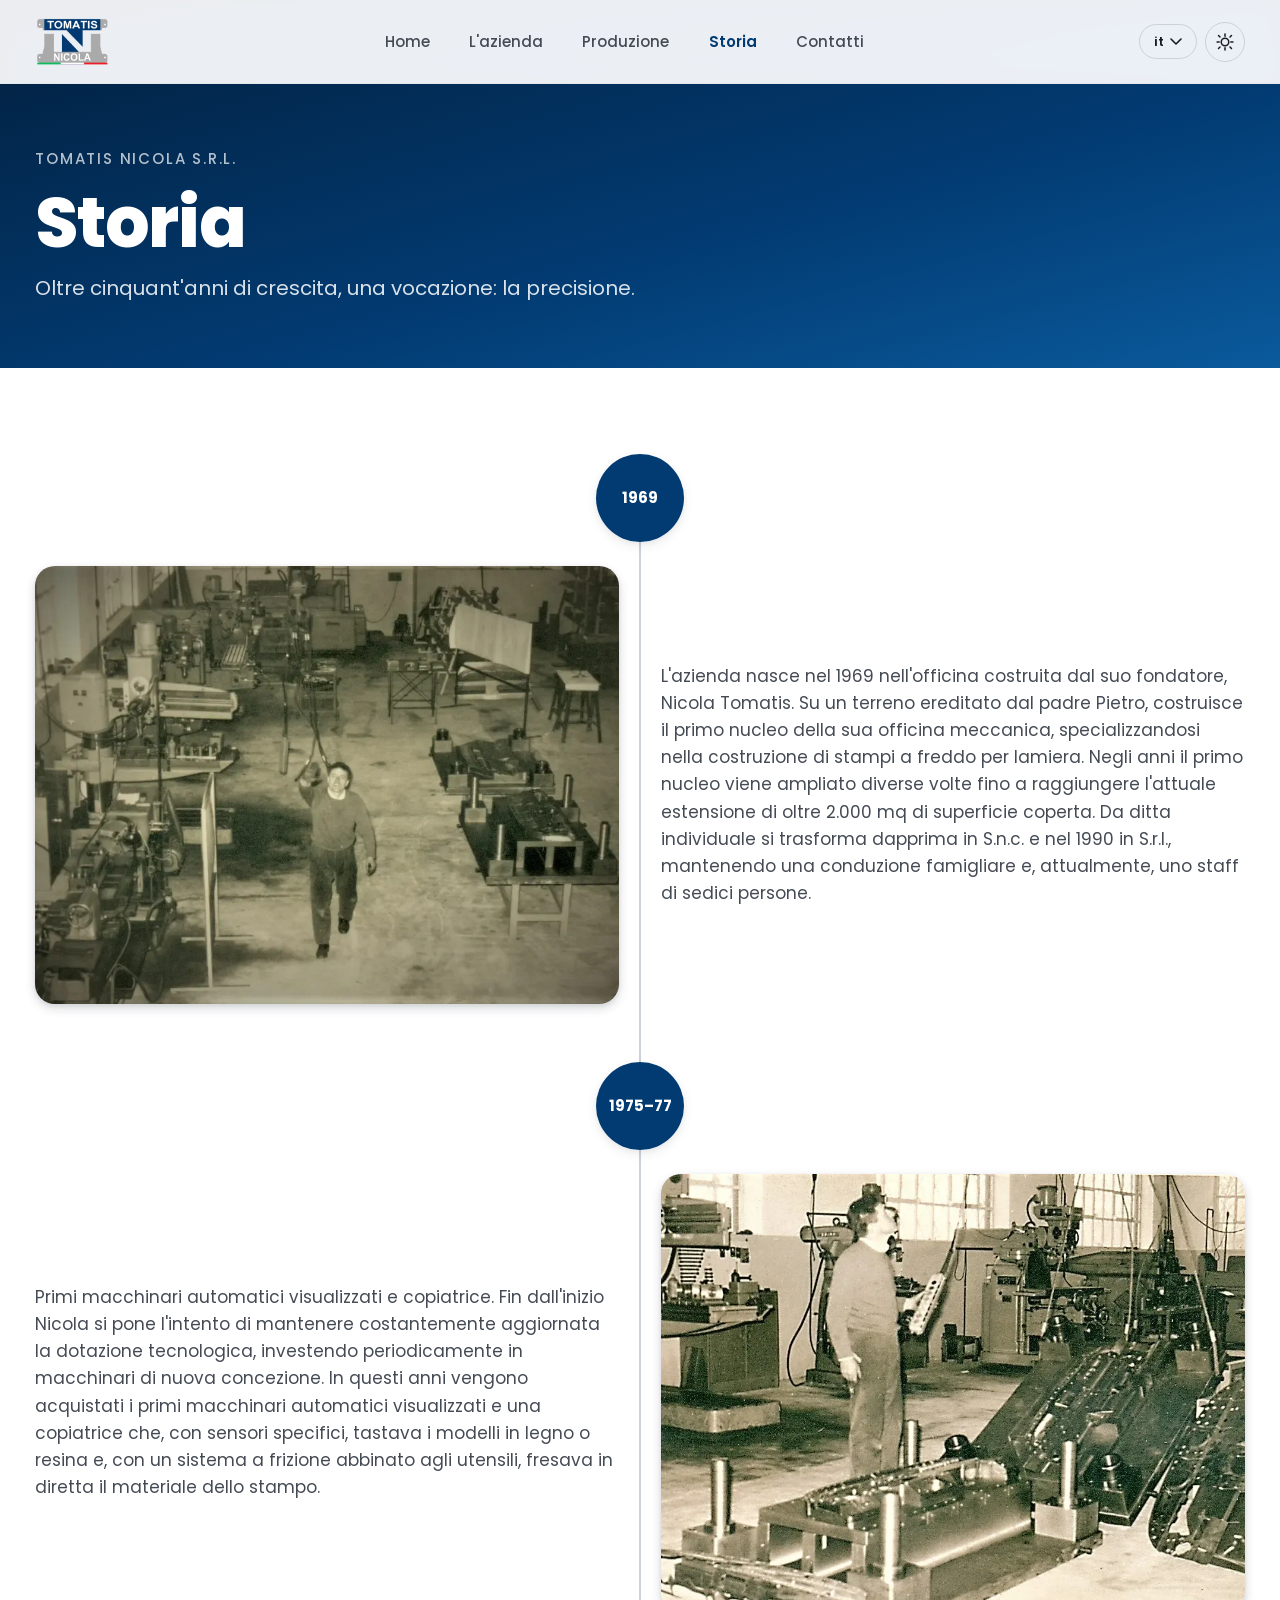
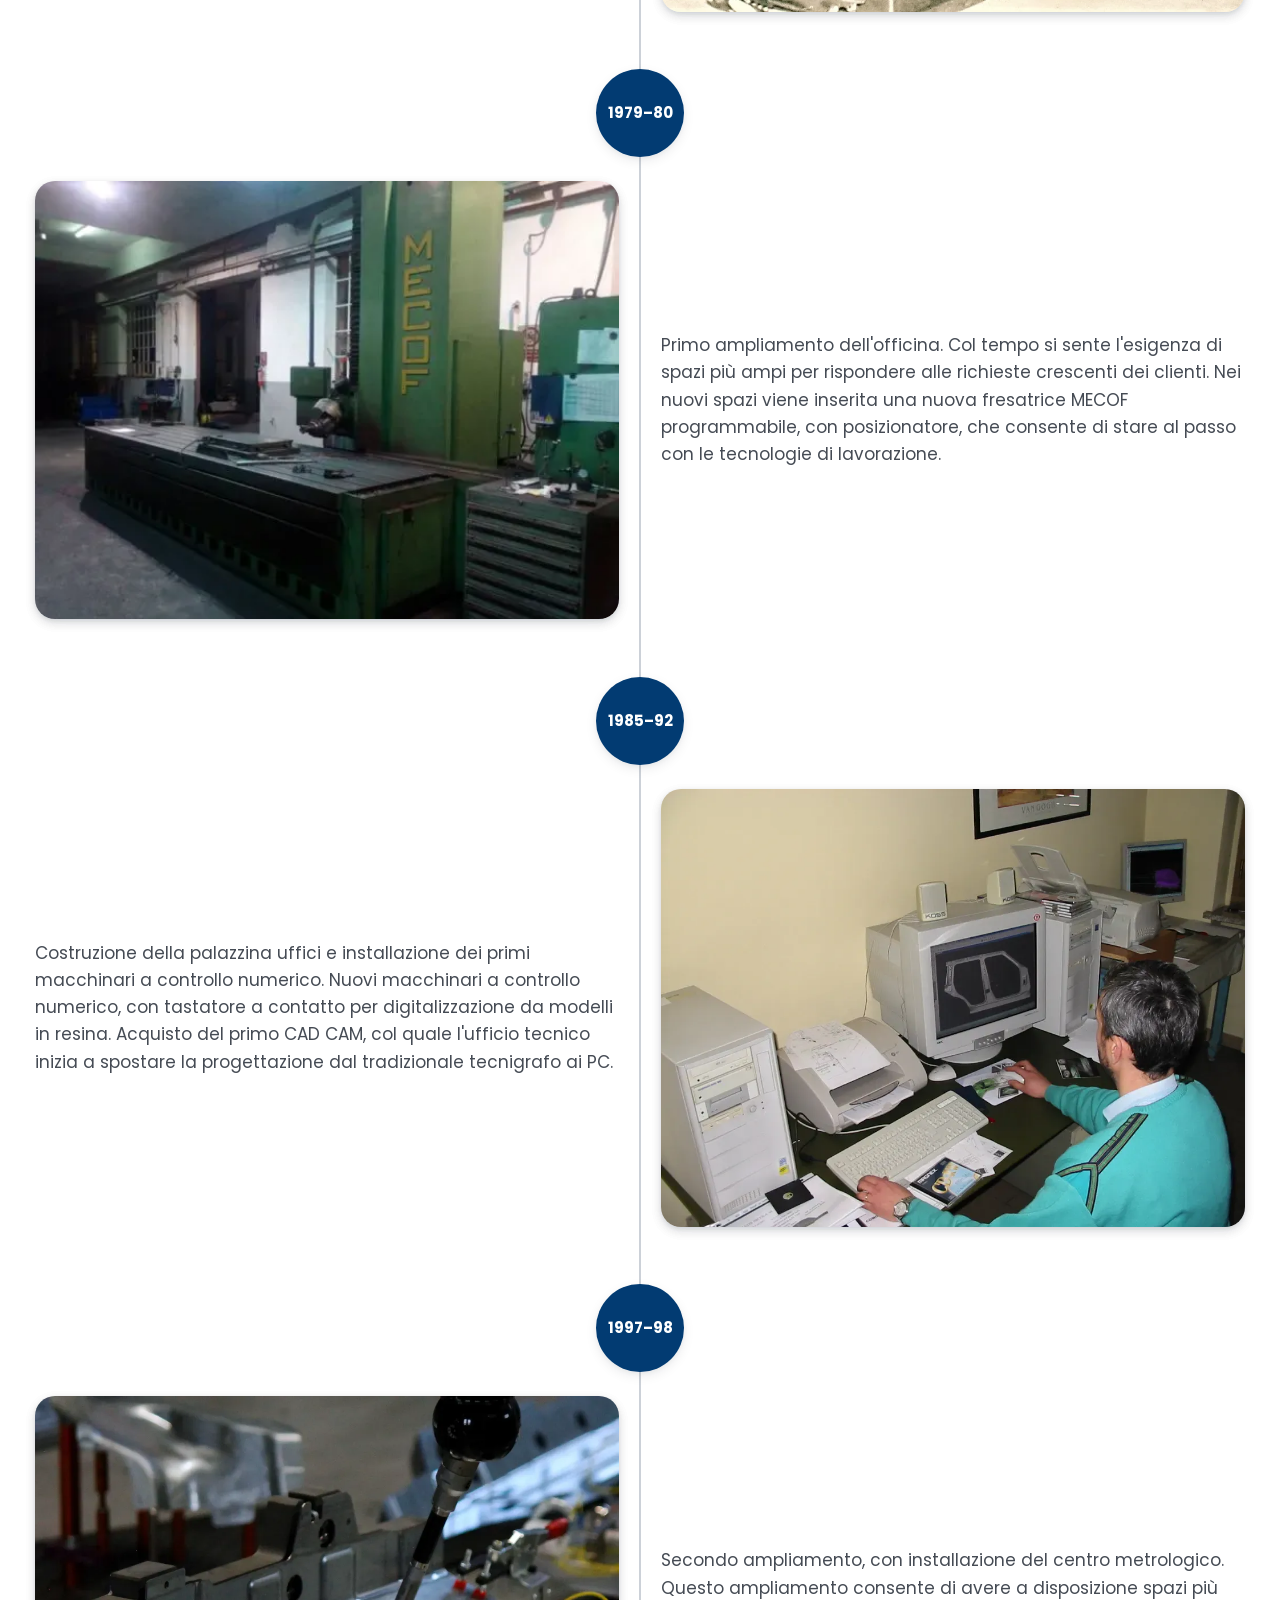
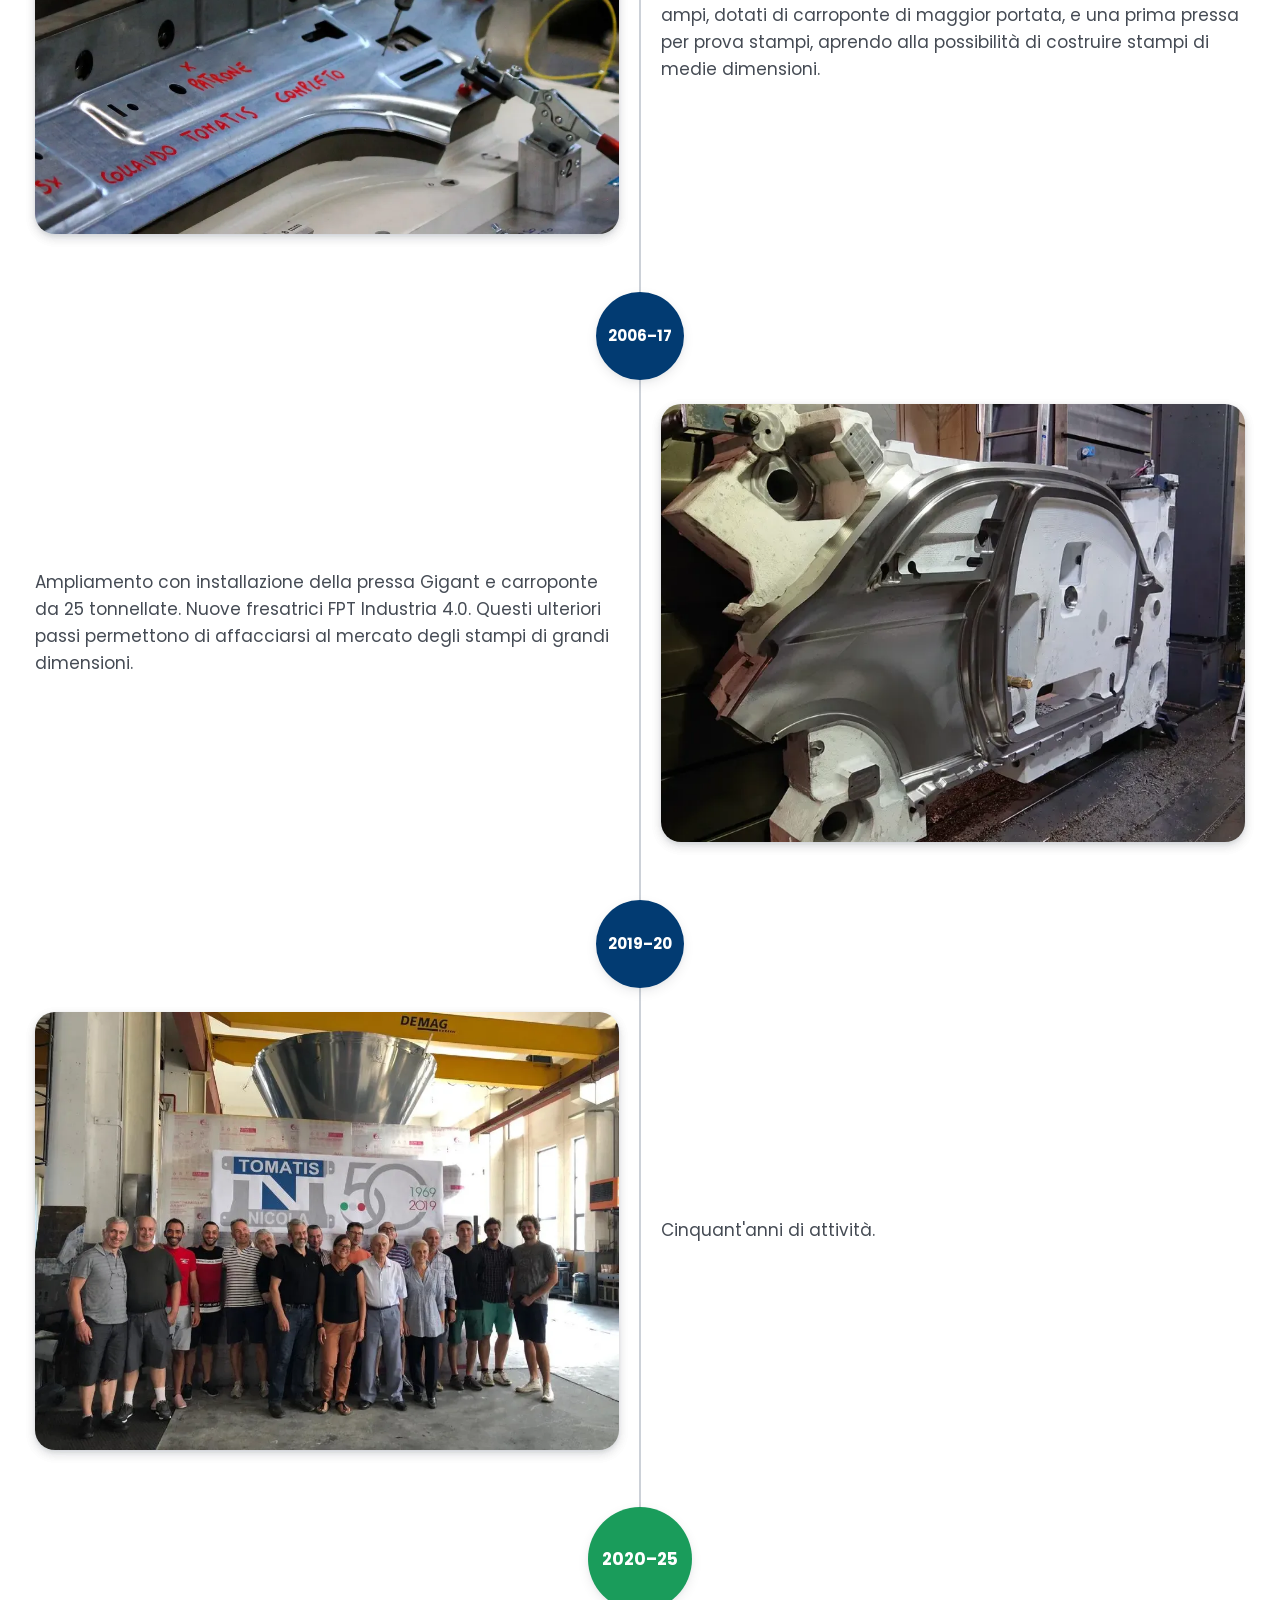
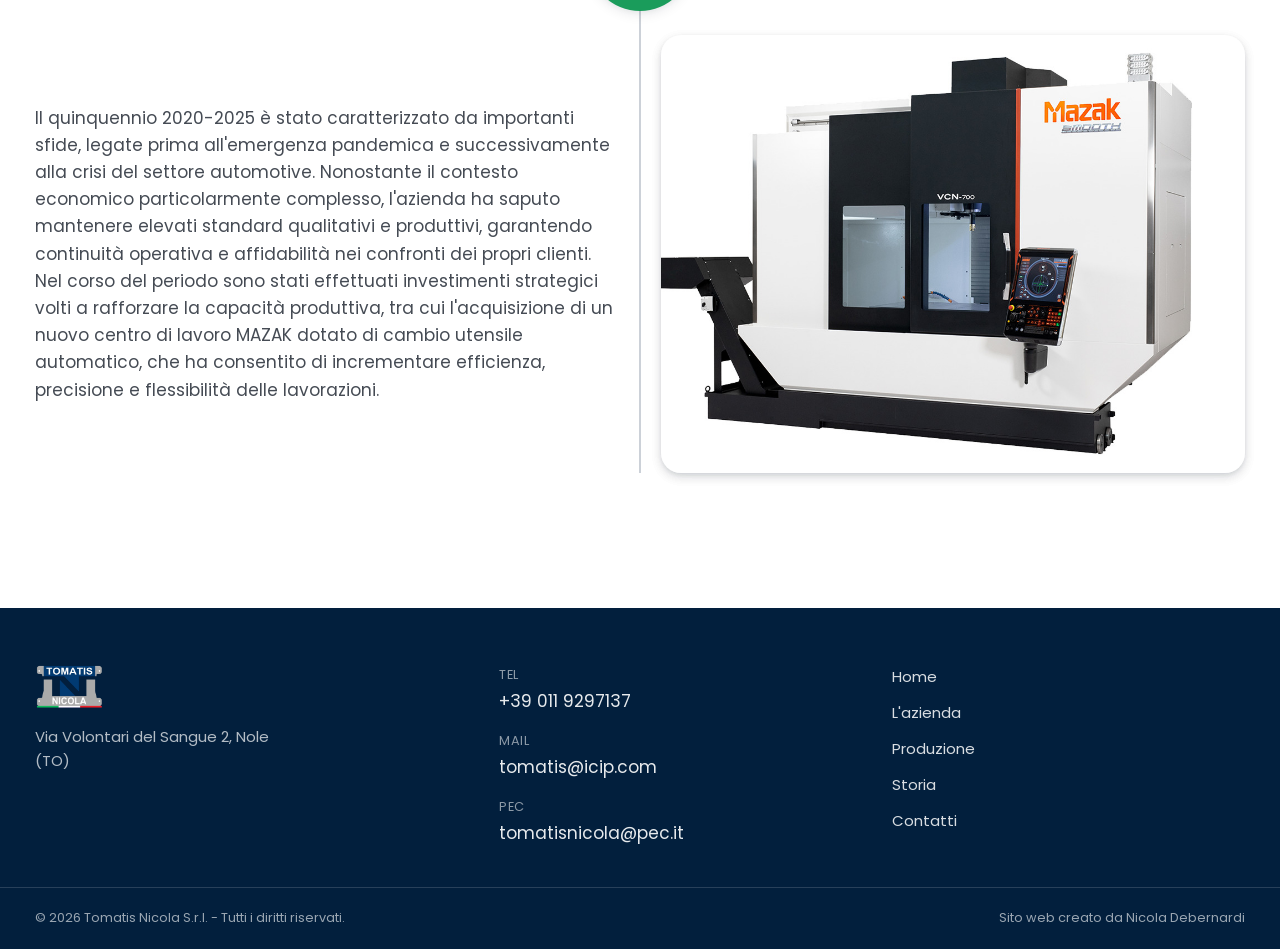
<file: storia.html>
<!DOCTYPE html>
<html lang="it" data-page="storia">
<head>
<meta charset="UTF-8">
<meta name="viewport" content="width=device-width, initial-scale=1.0">
<title>Storia - Tomatis Nicola S.r.l.</title>
<meta name="description" content="Tomatis Nicola S.r.l. - Costruzione stampi per la deformazione a freddo della lamiera nel settore automotive. Oltre 50 anni di esperienza a Nole (TO).">
<meta name="color-scheme" content="light dark">
<link rel="icon" type="image/png" href="./assets/img/favicon.png">

<!-- Hreflang per SEO multilingua -->
<link rel="alternate" hreflang="it" href="/storia.html">
<link rel="alternate" hreflang="en" href="/en/storia.html">
<link rel="alternate" hreflang="de" href="/de/storia.html">
<link rel="alternate" hreflang="x-default" href="/storia.html">

<!-- Open Graph -->
<meta property="og:title" content="Storia - Tomatis Nicola S.r.l.">
<meta property="og:description" content="Tomatis Nicola S.r.l. - Costruzione stampi per la deformazione a freddo della lamiera nel settore automotive. Oltre 50 anni di esperienza a Nole (TO).">
<meta property="og:type" content="website">
<meta property="og:locale" content="it_IT">

<link rel="preconnect" href="https://fonts.googleapis.com">
<link rel="preconnect" href="https://fonts.gstatic.com" crossorigin>
<link href="https://fonts.googleapis.com/css2?family=Poppins:ital,wght@0,300;0,400;0,500;0,600;0,700;0,800;1,400&display=swap" rel="stylesheet">

<link rel="stylesheet" href="./assets/css/main.css">

<!-- Applica subito la lingua salvata, reindirizzando se necessario, con la
     stessa logica/tempistica del tema chiaro/scuro: gira prima che la
     pagina venga dipinta, per evitare di mostrare per un istante la lingua
     sbagliata prima di un eventuale redirect. -->
<script>
  (function() {
    try {
      var savedLang = localStorage.getItem('tomatis-lang');
      var currentLang = document.documentElement.getAttribute('lang');
      if (savedLang && savedLang !== currentLang) {
        var redirectMap = {"it":"./storia.html","en":"en/storia.html","de":"de/storia.html"};
        var target = redirectMap[savedLang];
        if (target) {
          window.location.replace(target);
        }
      }
    } catch (e) {}
  })();
</script>

<!-- Imposta subito il tema per evitare flash chiaro/scuro -->
<script>
  (function() {
    var saved = localStorage.getItem('tomatis-theme');
    var theme = saved || (window.matchMedia('(prefers-color-scheme: dark)').matches ? 'dark' : 'light');
    document.documentElement.setAttribute('data-theme', theme);
  })();
</script>

</head>
<body data-asset-path="./">
<header class="site-header" data-component="header">
  <div class="site-header__inner">
    <a href="./index.html" class="brand" aria-label="Tomatis Nicola S.r.l. - Home">
      <picture>
        <source srcset="./assets/img/logo.webp" type="image/webp">
        <img src="./assets/img/logo.png" alt="Tomatis Nicola S.r.l." class="brand__logo" width="160" height="64" />
      </picture>
    </a>

    <nav class="main-nav" aria-label="Lingua">
      <ul class="main-nav__list">
        <li class="main-nav__item">
          <a href="./index.html" class="main-nav__link">Home</a>
        </li>
        <li class="main-nav__item main-nav__item--has-sub">
          <a href="./azienda.html" class="main-nav__link">L'azienda</a>
          <div class="main-nav__sub">
            <ul class="main-nav__sub-box">
              <li><a href="./azienda.html#macchinari">I nostri macchinari</a></li>
              <li><a href="./azienda.html#staff">Lo staff</a></li>
              <li><a href="./azienda.html#qualita">Qualità sicurezza e ambiente</a></li>
            </ul>
          </div>
        </li>
        <li class="main-nav__item main-nav__item--has-sub">
          <a href="./produzione.html" class="main-nav__link">Produzione</a>
          <div class="main-nav__sub">
            <ul class="main-nav__sub-box">
              <li><a href="./produzione.html#come-nasce">Come nasce uno stampo</a></li>
              <li><a href="./produzione.html#i-nostri-stampi">I nostri stampi</a></li>
              <li><a href="./produzione.html#altre-realizzazioni">Altre realizzazioni</a></li>
            </ul>
          </div>
        </li>
        <li class="main-nav__item">
          <a href="./storia.html" class="main-nav__link is-active">Storia</a>
        </li>
        <li class="main-nav__item">
          <a href="./contatti.html" class="main-nav__link">Contatti</a>
        </li>
      </ul>
    </nav>

    <div class="site-header__controls">
      <div class="lang-switch" data-component="lang-switch">
        <button type="button" class="lang-switch__trigger" aria-haspopup="true" aria-expanded="false">
          <span class="lang-switch__current">it</span>
          <svg class="lang-switch__chevron" viewBox="0 0 12 8" width="12" height="8" aria-hidden="true"><path d="M1 1l5 5 5-5" stroke="currentColor" stroke-width="1.6" fill="none" stroke-linecap="round" stroke-linejoin="round"/></svg>
        </button>
        <ul class="lang-switch__menu" role="menu">
          <li role="none"><a role="menuitem" href="./storia.html" data-lang-code="it" aria-current="true" class="is-current">IT</a></li>
          <li role="none"><a role="menuitem" href="en/storia.html" data-lang-code="en">EN</a></li>
          <li role="none"><a role="menuitem" href="de/storia.html" data-lang-code="de">DE</a></li>
        </ul>
      </div>

      <button type="button" class="theme-toggle" data-component="theme-toggle" aria-label="Cambia tema chiaro/scuro" aria-pressed="false">
        <svg class="theme-toggle__icon theme-toggle__icon--sun" viewBox="0 0 24 24" width="20" height="20" aria-hidden="true"><circle cx="12" cy="12" r="4.5" fill="none" stroke="currentColor" stroke-width="1.8"/><g stroke="currentColor" stroke-width="1.8" stroke-linecap="round"><path d="M12 2.5v2.5M12 19v2.5M4.2 4.2l1.8 1.8M18 18l1.8 1.8M2.5 12h2.5M19 12h2.5M4.2 19.8L6 18M18 6l1.8-1.8"/></g></svg>
        <svg class="theme-toggle__icon theme-toggle__icon--moon" viewBox="0 0 24 24" width="20" height="20" aria-hidden="true"><path d="M20 14.5A8.5 8.5 0 1 1 9.5 4a7 7 0 0 0 10.5 10.5z" fill="currentColor"/></svg>
      </button>

      <button type="button" class="mobile-menu-toggle" data-component="mobile-menu-toggle" aria-label="Apri il menu di navigazione" aria-expanded="false" aria-controls="mobile-nav">
        <span class="mobile-menu-toggle__bar"></span>
        <span class="mobile-menu-toggle__bar"></span>
        <span class="mobile-menu-toggle__bar"></span>
      </button>
    </div>
  </div>
</header>

<div class="mobile-nav" id="mobile-nav" data-component="mobile-nav" aria-hidden="true">
  <ul class="mobile-nav__list">
    <li><a href="./index.html" class="mobile-nav__link">Home</a></li>
    <li class="mobile-nav__group">
      <a href="./azienda.html" class="mobile-nav__link">L'azienda</a>
      <ul class="mobile-nav__sub">
        <li><a href="./azienda.html#macchinari">I nostri macchinari</a></li>
        <li><a href="./azienda.html#staff">Lo staff</a></li>
        <li><a href="./azienda.html#qualita">Qualità sicurezza e ambiente</a></li>
      </ul>
    </li>
    <li class="mobile-nav__group">
      <a href="./produzione.html" class="mobile-nav__link">Produzione</a>
      <ul class="mobile-nav__sub">
        <li><a href="./produzione.html#come-nasce">Come nasce uno stampo</a></li>
        <li><a href="./produzione.html#i-nostri-stampi">I nostri stampi</a></li>
        <li><a href="./produzione.html#altre-realizzazioni">Altre realizzazioni</a></li>
      </ul>
    </li>
    <li><a href="./storia.html" class="mobile-nav__link is-active">Storia</a></li>
    <li><a href="./contatti.html" class="mobile-nav__link">Contatti</a></li>
  </ul>
</div>


<main id="main-content">

  <section class="page-hero">
    <div class="page-hero__inner">
      <p class="page-hero__eyebrow">Tomatis Nicola S.r.l.</p>
      <h1 class="page-hero__title">Storia</h1>
      <p class="page-hero__subtitle">Oltre cinquant'anni di crescita, una vocazione: la precisione.</p>
    </div>
  </section>

  <section class="section">
    <div class="section__inner">
      <ol class="timeline">
        <li class="timeline__item">
          <div class="timeline__marker"><span>1969</span></div>
          <div class="timeline__row">
            <div class="timeline__media"><picture><source srcset="./assets/img/storia/timeline-01.webp" type="image/webp"><img src="./assets/img/storia/timeline-01.jpg" alt="" loading="lazy" width="520" height="360"></picture></div>
            <div class="timeline__text"><p>L'azienda nasce nel 1969 nell'officina costruita dal suo fondatore, Nicola Tomatis. Su un terreno ereditato dal padre Pietro, costruisce il primo nucleo della sua officina meccanica, specializzandosi nella costruzione di stampi a freddo per lamiera. Negli anni il primo nucleo viene ampliato diverse volte fino a raggiungere l'attuale estensione di oltre 2.000 mq di superficie coperta. Da ditta individuale si trasforma dapprima in S.n.c. e nel 1990 in S.r.l., mantenendo una conduzione famigliare e, attualmente, uno staff di sedici persone.</p></div>
          </div>
        </li>
        <li class="timeline__item timeline__item--reverse">
          <div class="timeline__marker"><span>1975–77</span></div>
          <div class="timeline__row">
            <div class="timeline__media"><picture><source srcset="./assets/img/storia/timeline-02.webp" type="image/webp"><img src="./assets/img/storia/timeline-02.jpg" alt="" loading="lazy" width="520" height="360"></picture></div>
            <div class="timeline__text"><p>Primi macchinari automatici visualizzati e copiatrice. Fin dall'inizio Nicola si pone l'intento di mantenere costantemente aggiornata la dotazione tecnologica, investendo periodicamente in macchinari di nuova concezione. In questi anni vengono acquistati i primi macchinari automatici visualizzati e una copiatrice che, con sensori specifici, tastava i modelli in legno o resina e, con un sistema a frizione abbinato agli utensili, fresava in diretta il materiale dello stampo.</p></div>
          </div>
        </li>
        <li class="timeline__item">
          <div class="timeline__marker"><span>1979–80</span></div>
          <div class="timeline__row">
            <div class="timeline__media"><picture><source srcset="./assets/img/storia/timeline-03.webp" type="image/webp"><img src="./assets/img/storia/timeline-03.jpg" alt="" loading="lazy" width="520" height="360"></picture></div>
            <div class="timeline__text"><p>Primo ampliamento dell'officina. Col tempo si sente l'esigenza di spazi più ampi per rispondere alle richieste crescenti dei clienti. Nei nuovi spazi viene inserita una nuova fresatrice MECOF programmabile, con posizionatore, che consente di stare al passo con le tecnologie di lavorazione.</p></div>
          </div>
        </li>
        <li class="timeline__item timeline__item--reverse">
          <div class="timeline__marker"><span>1985–92</span></div>
          <div class="timeline__row">
            <div class="timeline__media"><picture><source srcset="./assets/img/storia/timeline-04.webp" type="image/webp"><img src="./assets/img/storia/timeline-04.jpg" alt="" loading="lazy" width="520" height="360"></picture></div>
            <div class="timeline__text"><p>Costruzione della palazzina uffici e installazione dei primi macchinari a controllo numerico. Nuovi macchinari a controllo numerico, con tastatore a contatto per digitalizzazione da modelli in resina. Acquisto del primo CAD CAM, col quale l'ufficio tecnico inizia a spostare la progettazione dal tradizionale tecnigrafo ai PC.</p></div>
          </div>
        </li>
        <li class="timeline__item">
          <div class="timeline__marker"><span>1997–98</span></div>
          <div class="timeline__row">
            <div class="timeline__media"><picture><source srcset="./assets/img/storia/timeline-05.webp" type="image/webp"><img src="./assets/img/storia/timeline-05.jpg" alt="" loading="lazy" width="520" height="360"></picture></div>
            <div class="timeline__text"><p>Secondo ampliamento, con installazione del centro metrologico. Questo ampliamento consente di avere a disposizione spazi più ampi, dotati di carroponte di maggior portata, e una prima pressa per prova stampi, aprendo alla possibilità di costruire stampi di medie dimensioni.</p></div>
          </div>
        </li>
        <li class="timeline__item timeline__item--reverse">
          <div class="timeline__marker"><span>2006–17</span></div>
          <div class="timeline__row">
            <div class="timeline__media"><picture><source srcset="./assets/img/storia/timeline-06.webp" type="image/webp"><img src="./assets/img/storia/timeline-06.jpg" alt="" loading="lazy" width="520" height="360"></picture></div>
            <div class="timeline__text"><p>Ampliamento con installazione della pressa Gigant e carroponte da 25 tonnellate. Nuove fresatrici FPT Industria 4.0. Questi ulteriori passi permettono di affacciarsi al mercato degli stampi di grandi dimensioni.</p></div>
          </div>
        </li>
        <li class="timeline__item ">
          <div class="timeline__marker"><span>2019–20</span></div>
          <div class="timeline__row">
            <div class="timeline__media"><picture><source srcset="./assets/img/storia/timeline-07.webp" type="image/webp"><img src="./assets/img/storia/timeline-07.jpg" alt="" loading="lazy" width="520" height="360"></picture></div>
            <div class="timeline__text"><p>Cinquant'anni di attività.</p></div>
          </div>
        </li>
        <li class="timeline__item timeline__item--reverse">
          <div class="timeline__marker timeline__marker--highlight"><span>2020–25</span></div>
          <div class="timeline__row">
            <div class="timeline__media"><picture><source srcset="./assets/img/storia/Mazak Macchinario.webp" type="image/webp"><img src="./assets/img/storia/Mazak Macchinario.jpg" alt="" loading="lazy" width="520" height="360"></picture></div>
            <div class="timeline__text"><p>Il quinquennio 2020-2025 è stato caratterizzato da importanti sfide, legate prima all'emergenza pandemica e successivamente alla crisi del settore automotive. Nonostante il contesto economico particolarmente complesso, l'azienda ha saputo mantenere elevati standard qualitativi e produttivi, garantendo continuità operativa e affidabilità nei confronti dei propri clienti. Nel corso del periodo sono stati effettuati investimenti strategici volti a rafforzare la capacità produttiva, tra cui l'acquisizione di un nuovo centro di lavoro MAZAK dotato di cambio utensile automatico, che ha consentito di incrementare efficienza, precisione e flessibilità delle lavorazioni.</p></div>
          </div>
        </li>
      </ol>
    </div>
  </section>

</main>

<footer class="site-footer">
  <div class="site-footer__inner">
    <div class="site-footer__brand">
      <picture>
        <source srcset="./assets/img/logo.webp" type="image/webp">
        <img src="./assets/img/logo.png" alt="Tomatis Nicola S.r.l." class="site-footer__logo" width="140" height="56" />
      </picture>
      <p class="site-footer__address">Via Volontari del Sangue 2, Nole (TO)</p>
    </div>

    <div class="site-footer__contacts">
      <a href="tel:+390119297137" class="site-footer__contact-link">
        <span class="site-footer__contact-label">Tel</span>
        <span>+39 011 9297137</span>
      </a>
      <a href="mailto:tomatis@icip.com" class="site-footer__contact-link">
        <span class="site-footer__contact-label">Mail</span>
        <span>tomatis@icip.com</span>
      </a>
      <a href="mailto:tomatisnicola@pec.it" class="site-footer__contact-link">
        <span class="site-footer__contact-label">Pec</span>
        <span>tomatisnicola@pec.it</span>
      </a>
    </div>

    <nav class="site-footer__nav" aria-label="Tutti i diritti riservati">
      <a href="./index.html">Home</a>
      <a href="./azienda.html">L'azienda</a>
      <a href="./produzione.html">Produzione</a>
      <a href="./storia.html">Storia</a>
      <a href="./contatti.html">Contatti</a>
    </nav>
  </div>

  <div class="site-footer__bottom">
    <p>&copy; <span data-current-year>2026</span> Tomatis Nicola S.r.l. - Tutti i diritti riservati.</p>
    <p>Sito web creato da Nicola Debernardi</p>
  </div>
</footer>

<script src="./assets/js/main.js" defer></script>
</body>
</html>
</file>
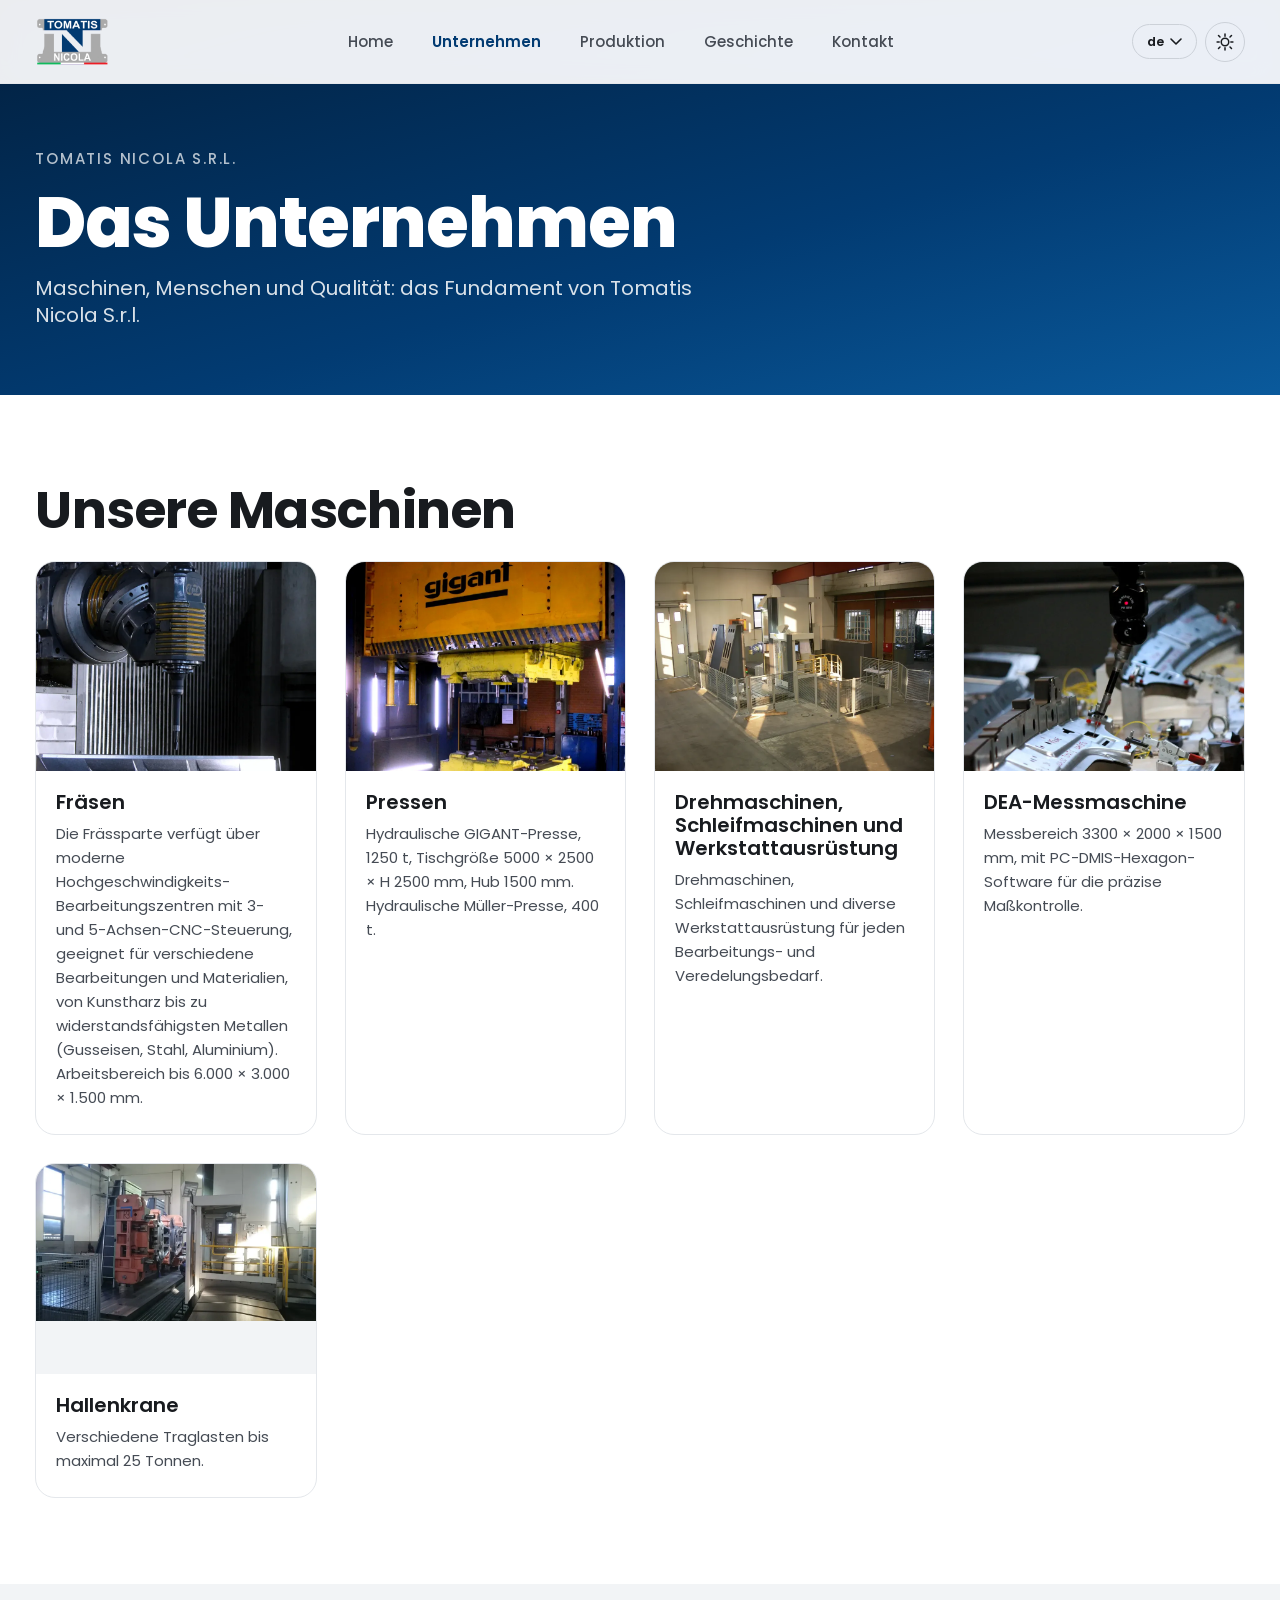
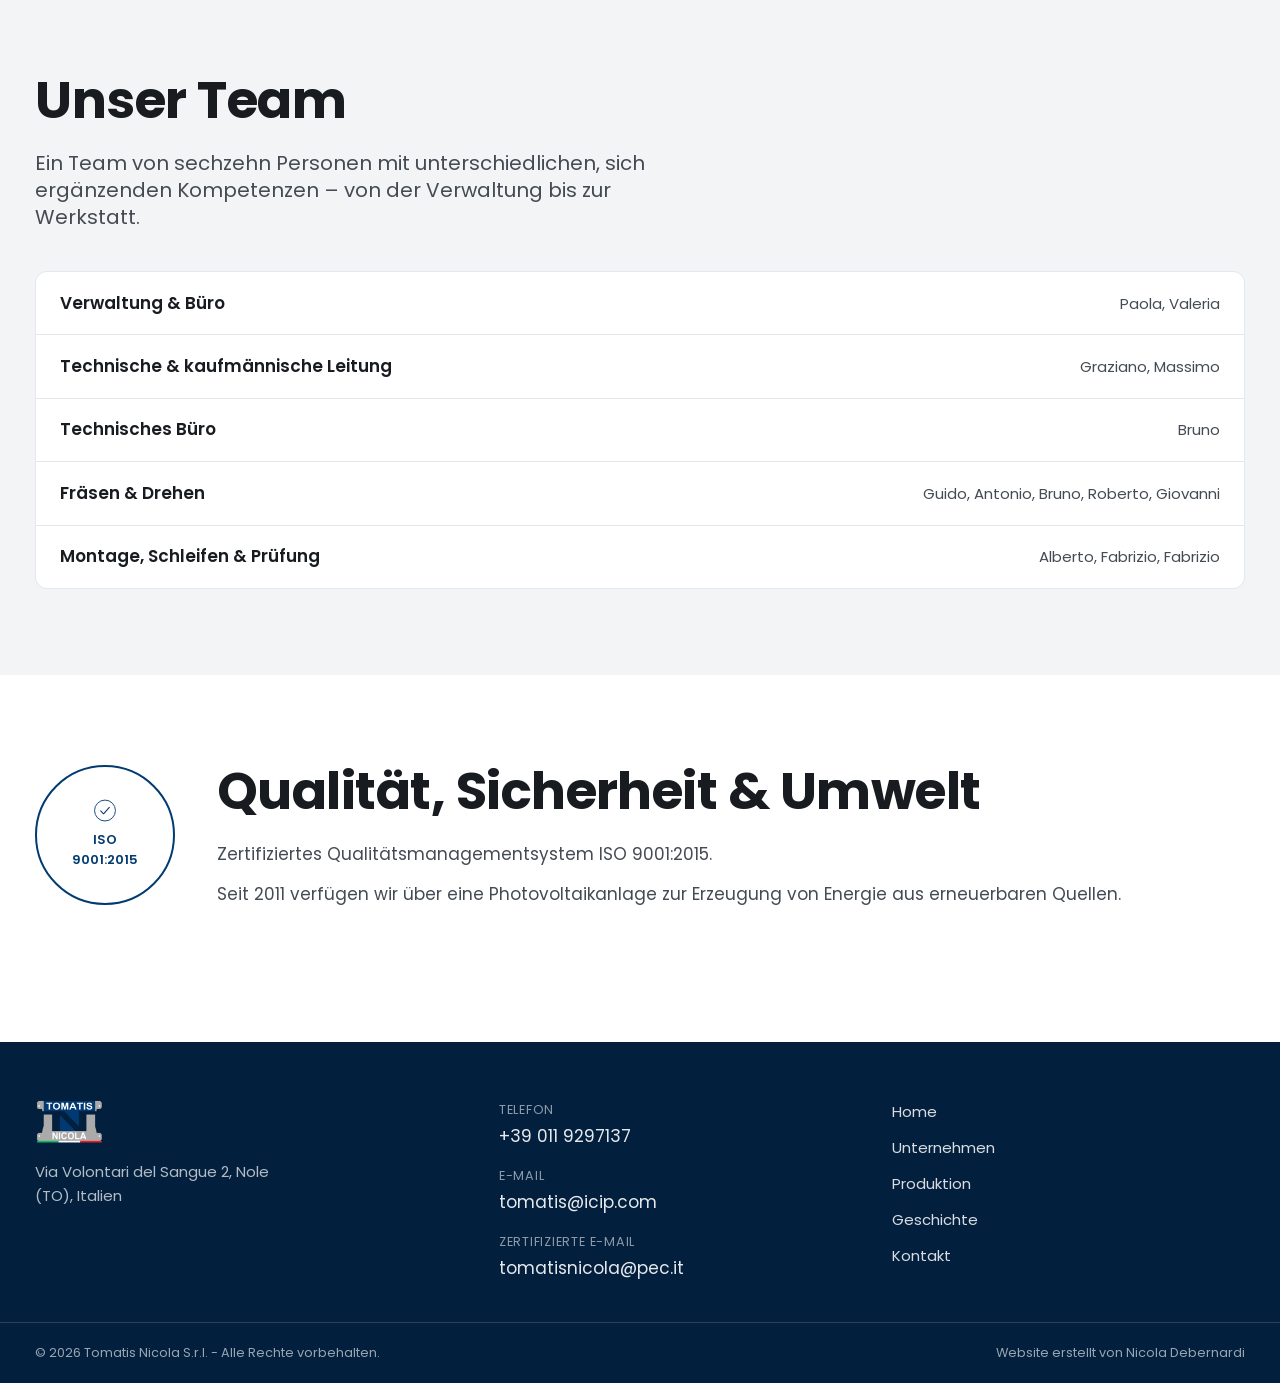
<file: de/azienda.html>
<!DOCTYPE html>
<html lang="de" data-page="azienda">
<head>
<meta charset="UTF-8">
<meta name="viewport" content="width=device-width, initial-scale=1.0">
<title>Das Unternehmen - Tomatis Nicola S.r.l.</title>
<meta name="description" content="Tomatis Nicola S.r.l. - Herstellung von Kaltumformwerkzeugen für die Automobilindustrie. Über 50 Jahre Erfahrung in Nole, Italien.">
<meta name="color-scheme" content="light dark">
<link rel="icon" type="image/png" href="../assets/img/favicon.png">

<!-- Hreflang per SEO multilingua -->
<link rel="alternate" hreflang="it" href="/azienda.html">
<link rel="alternate" hreflang="en" href="/en/azienda.html">
<link rel="alternate" hreflang="de" href="/de/azienda.html">
<link rel="alternate" hreflang="x-default" href="/azienda.html">

<!-- Open Graph -->
<meta property="og:title" content="Das Unternehmen - Tomatis Nicola S.r.l.">
<meta property="og:description" content="Tomatis Nicola S.r.l. - Herstellung von Kaltumformwerkzeugen für die Automobilindustrie. Über 50 Jahre Erfahrung in Nole, Italien.">
<meta property="og:type" content="website">
<meta property="og:locale" content="de_DE">

<link rel="preconnect" href="https://fonts.googleapis.com">
<link rel="preconnect" href="https://fonts.gstatic.com" crossorigin>
<link href="https://fonts.googleapis.com/css2?family=Poppins:ital,wght@0,300;0,400;0,500;0,600;0,700;0,800;1,400&display=swap" rel="stylesheet">

<link rel="stylesheet" href="../assets/css/main.css">

<!-- Applica subito la lingua salvata, reindirizzando se necessario, con la
     stessa logica/tempistica del tema chiaro/scuro: gira prima che la
     pagina venga dipinta, per evitare di mostrare per un istante la lingua
     sbagliata prima di un eventuale redirect. -->
<script>
  (function() {
    try {
      var savedLang = localStorage.getItem('tomatis-lang');
      var currentLang = document.documentElement.getAttribute('lang');
      if (savedLang && savedLang !== currentLang) {
        var redirectMap = {"it":"../azienda.html","en":"../en/azienda.html","de":"../de/azienda.html"};
        var target = redirectMap[savedLang];
        if (target) {
          window.location.replace(target);
        }
      }
    } catch (e) {}
  })();
</script>

<!-- Imposta subito il tema per evitare flash chiaro/scuro -->
<script>
  (function() {
    var saved = localStorage.getItem('tomatis-theme');
    var theme = saved || (window.matchMedia('(prefers-color-scheme: dark)').matches ? 'dark' : 'light');
    document.documentElement.setAttribute('data-theme', theme);
  })();
</script>

</head>
<body data-asset-path="../">
<header class="site-header" data-component="header">
  <div class="site-header__inner">
    <a href="./index.html" class="brand" aria-label="Tomatis Nicola S.r.l. - Home">
      <picture>
        <source srcset="../assets/img/logo.webp" type="image/webp">
        <img src="../assets/img/logo.png" alt="Tomatis Nicola S.r.l." class="brand__logo" width="160" height="64" />
      </picture>
    </a>

    <nav class="main-nav" aria-label="Sprache">
      <ul class="main-nav__list">
        <li class="main-nav__item">
          <a href="./index.html" class="main-nav__link">Home</a>
        </li>
        <li class="main-nav__item main-nav__item--has-sub">
          <a href="./azienda.html" class="main-nav__link is-active">Unternehmen</a>
          <div class="main-nav__sub">
            <ul class="main-nav__sub-box">
              <li><a href="./azienda.html#macchinari">Unsere Maschinen</a></li>
              <li><a href="./azienda.html#staff">Unser Team</a></li>
              <li><a href="./azienda.html#qualita">Qualität, Sicherheit & Umwelt</a></li>
            </ul>
          </div>
        </li>
        <li class="main-nav__item main-nav__item--has-sub">
          <a href="./produzione.html" class="main-nav__link">Produktion</a>
          <div class="main-nav__sub">
            <ul class="main-nav__sub-box">
              <li><a href="./produzione.html#come-nasce">So entsteht ein Werkzeug</a></li>
              <li><a href="./produzione.html#i-nostri-stampi">Unsere Werkzeuge</a></li>
              <li><a href="./produzione.html#altre-realizzazioni">Weitere Projekte</a></li>
            </ul>
          </div>
        </li>
        <li class="main-nav__item">
          <a href="./storia.html" class="main-nav__link">Geschichte</a>
        </li>
        <li class="main-nav__item">
          <a href="./contatti.html" class="main-nav__link">Kontakt</a>
        </li>
      </ul>
    </nav>

    <div class="site-header__controls">
      <div class="lang-switch" data-component="lang-switch">
        <button type="button" class="lang-switch__trigger" aria-haspopup="true" aria-expanded="false">
          <span class="lang-switch__current">de</span>
          <svg class="lang-switch__chevron" viewBox="0 0 12 8" width="12" height="8" aria-hidden="true"><path d="M1 1l5 5 5-5" stroke="currentColor" stroke-width="1.6" fill="none" stroke-linecap="round" stroke-linejoin="round"/></svg>
        </button>
        <ul class="lang-switch__menu" role="menu">
          <li role="none"><a role="menuitem" href="../azienda.html" data-lang-code="it">IT</a></li>
          <li role="none"><a role="menuitem" href="../en/azienda.html" data-lang-code="en">EN</a></li>
          <li role="none"><a role="menuitem" href="../de/azienda.html" data-lang-code="de" aria-current="true" class="is-current">DE</a></li>
        </ul>
      </div>

      <button type="button" class="theme-toggle" data-component="theme-toggle" aria-label="Hell-/Dunkelmodus umschalten" aria-pressed="false">
        <svg class="theme-toggle__icon theme-toggle__icon--sun" viewBox="0 0 24 24" width="20" height="20" aria-hidden="true"><circle cx="12" cy="12" r="4.5" fill="none" stroke="currentColor" stroke-width="1.8"/><g stroke="currentColor" stroke-width="1.8" stroke-linecap="round"><path d="M12 2.5v2.5M12 19v2.5M4.2 4.2l1.8 1.8M18 18l1.8 1.8M2.5 12h2.5M19 12h2.5M4.2 19.8L6 18M18 6l1.8-1.8"/></g></svg>
        <svg class="theme-toggle__icon theme-toggle__icon--moon" viewBox="0 0 24 24" width="20" height="20" aria-hidden="true"><path d="M20 14.5A8.5 8.5 0 1 1 9.5 4a7 7 0 0 0 10.5 10.5z" fill="currentColor"/></svg>
      </button>

      <button type="button" class="mobile-menu-toggle" data-component="mobile-menu-toggle" aria-label="Navigationsmenü öffnen" aria-expanded="false" aria-controls="mobile-nav">
        <span class="mobile-menu-toggle__bar"></span>
        <span class="mobile-menu-toggle__bar"></span>
        <span class="mobile-menu-toggle__bar"></span>
      </button>
    </div>
  </div>
</header>

<div class="mobile-nav" id="mobile-nav" data-component="mobile-nav" aria-hidden="true">
  <ul class="mobile-nav__list">
    <li><a href="./index.html" class="mobile-nav__link">Home</a></li>
    <li class="mobile-nav__group">
      <a href="./azienda.html" class="mobile-nav__link is-active">Unternehmen</a>
      <ul class="mobile-nav__sub">
        <li><a href="./azienda.html#macchinari">Unsere Maschinen</a></li>
        <li><a href="./azienda.html#staff">Unser Team</a></li>
        <li><a href="./azienda.html#qualita">Qualität, Sicherheit & Umwelt</a></li>
      </ul>
    </li>
    <li class="mobile-nav__group">
      <a href="./produzione.html" class="mobile-nav__link">Produktion</a>
      <ul class="mobile-nav__sub">
        <li><a href="./produzione.html#come-nasce">So entsteht ein Werkzeug</a></li>
        <li><a href="./produzione.html#i-nostri-stampi">Unsere Werkzeuge</a></li>
        <li><a href="./produzione.html#altre-realizzazioni">Weitere Projekte</a></li>
      </ul>
    </li>
    <li><a href="./storia.html" class="mobile-nav__link">Geschichte</a></li>
    <li><a href="./contatti.html" class="mobile-nav__link">Kontakt</a></li>
  </ul>
</div>


<main id="main-content">

  <section class="page-hero">
    <div class="page-hero__inner">
      <p class="page-hero__eyebrow">Tomatis Nicola S.r.l.</p>
      <h1 class="page-hero__title">Das Unternehmen</h1>
      <p class="page-hero__subtitle">Maschinen, Menschen und Qualität: das Fundament von Tomatis Nicola S.r.l.</p>
    </div>
  </section>

  <section class="section" id="macchinari">
    <div class="section__inner">
      <h2 class="section__title">Unsere Maschinen</h2>
      <div class="machinery-grid">
        <article class="machinery-card">
          <div class="machinery-card__media">
            <picture><source srcset="../assets/img/azienda/frese.webp" type="image/webp"><img src="../assets/img/azienda/frese.jpg" alt="Fräsen" loading="lazy" width="480" height="360"></picture>
          </div>
          <h3 class="machinery-card__title">Fräsen</h3>
          <p class="machinery-card__text">Die Frässparte verfügt über moderne Hochgeschwindigkeits-Bearbeitungszentren mit 3- und 5-Achsen-CNC-Steuerung, geeignet für verschiedene Bearbeitungen und Materialien, von Kunstharz bis zu widerstandsfähigsten Metallen (Gusseisen, Stahl, Aluminium). Arbeitsbereich bis 6.000 × 3.000 × 1.500 mm.</p>
        </article>
        <article class="machinery-card">
          <div class="machinery-card__media">
            <picture><source srcset="../assets/img/azienda/presse.webp" type="image/webp"><img src="../assets/img/azienda/presse.jpg" alt="Pressen" loading="lazy" width="480" height="360"></picture>
          </div>
          <h3 class="machinery-card__title">Pressen</h3>
          <p class="machinery-card__text">Hydraulische GIGANT-Presse, 1250 t, Tischgröße 5000 × 2500 × H 2500 mm, Hub 1500 mm. Hydraulische Müller-Presse, 400 t.</p>
        </article>
        <article class="machinery-card">
          <div class="machinery-card__media">
            <picture><source srcset="../assets/img/azienda/torni.webp" type="image/webp"><img src="../assets/img/azienda/torni.jpg" alt="Drehmaschinen, Schleifmaschinen und Werkstattausrüstung" loading="lazy" width="480" height="360"></picture>
          </div>
          <h3 class="machinery-card__title">Drehmaschinen, Schleifmaschinen und Werkstattausrüstung</h3>
          <p class="machinery-card__text">Drehmaschinen, Schleifmaschinen und diverse Werkstattausrüstung für jeden Bearbeitungs- und Veredelungsbedarf.</p>
        </article>
        <article class="machinery-card">
          <div class="machinery-card__media">
            <picture><source srcset="../assets/img/azienda/dea.webp" type="image/webp"><img src="../assets/img/azienda/dea.jpg" alt="DEA-Messmaschine" loading="lazy" width="480" height="360"></picture>
          </div>
          <h3 class="machinery-card__title">DEA-Messmaschine</h3>
          <p class="machinery-card__text">Messbereich 3300 × 2000 × 1500 mm, mit PC-DMIS-Hexagon-Software für die präzise Maßkontrolle.</p>
        </article>
        <article class="machinery-card">
          <div class="machinery-card__media">
            <picture><source srcset="../assets/img/azienda/carriponte.webp" type="image/webp"><img src="../assets/img/azienda/carriponte.jpg" alt="Hallenkrane" loading="lazy" width="480" height="360"></picture>
          </div>
          <h3 class="machinery-card__title">Hallenkrane</h3>
          <p class="machinery-card__text">Verschiedene Traglasten bis maximal 25 Tonnen.</p>
        </article>
      </div>
    </div>
  </section>

  <section class="section section--alt" id="staff">
    <div class="section__inner">
      <h2 class="section__title">Unser Team</h2>
      <p class="section__lead">Ein Team von sechzehn Personen mit unterschiedlichen, sich ergänzenden Kompetenzen – von der Verwaltung bis zur Werkstatt.</p>
      <ul class="staff-list">
        <li class="staff-list__item"><span class="staff-list__role">Verwaltung & Büro</span><span class="staff-list__names">Paola, Valeria</span></li>
        <li class="staff-list__item"><span class="staff-list__role">Technische & kaufmännische Leitung</span><span class="staff-list__names">Graziano, Massimo</span></li>
        <li class="staff-list__item"><span class="staff-list__role">Technisches Büro</span><span class="staff-list__names">Bruno</span></li>
        <li class="staff-list__item"><span class="staff-list__role">Fräsen & Drehen</span><span class="staff-list__names">Guido, Antonio, Bruno, Roberto, Giovanni</span></li>
        <li class="staff-list__item"><span class="staff-list__role">Montage, Schleifen & Prüfung</span><span class="staff-list__names">Alberto, Fabrizio, Fabrizio</span></li>
      </ul>
    </div>
  </section>

  <section class="section" id="qualita">
    <div class="section__inner">
      <div class="iso-block">
        <div class="iso-block__badge">
          <svg viewBox="0 0 64 64" width="64" height="64" aria-hidden="true"><circle cx="32" cy="32" r="29" fill="none" stroke="currentColor" stroke-width="2.5"/><path d="M20 33l8 8 16-18" fill="none" stroke="currentColor" stroke-width="3" stroke-linecap="round" stroke-linejoin="round"/></svg>
          <span>ISO 9001:2015</span>
        </div>
        <div class="iso-block__text">
          <h2 class="section__title">Qualität, Sicherheit & Umwelt</h2>
          <p>Zertifiziertes Qualitätsmanagementsystem ISO 9001:2015.</p>
          <p>Seit 2011 verfügen wir über eine Photovoltaikanlage zur Erzeugung von Energie aus erneuerbaren Quellen.</p>
        </div>
      </div>
    </div>
  </section>

</main>

<footer class="site-footer">
  <div class="site-footer__inner">
    <div class="site-footer__brand">
      <picture>
        <source srcset="../assets/img/logo.webp" type="image/webp">
        <img src="../assets/img/logo.png" alt="Tomatis Nicola S.r.l." class="site-footer__logo" width="140" height="56" />
      </picture>
      <p class="site-footer__address">Via Volontari del Sangue 2, Nole (TO), Italien</p>
    </div>

    <div class="site-footer__contacts">
      <a href="tel:+390119297137" class="site-footer__contact-link">
        <span class="site-footer__contact-label">Telefon</span>
        <span>+39 011 9297137</span>
      </a>
      <a href="mailto:tomatis@icip.com" class="site-footer__contact-link">
        <span class="site-footer__contact-label">E-Mail</span>
        <span>tomatis@icip.com</span>
      </a>
      <a href="mailto:tomatisnicola@pec.it" class="site-footer__contact-link">
        <span class="site-footer__contact-label">Zertifizierte E-Mail</span>
        <span>tomatisnicola@pec.it</span>
      </a>
    </div>

    <nav class="site-footer__nav" aria-label="Alle Rechte vorbehalten">
      <a href="./index.html">Home</a>
      <a href="./azienda.html">Unternehmen</a>
      <a href="./produzione.html">Produktion</a>
      <a href="./storia.html">Geschichte</a>
      <a href="./contatti.html">Kontakt</a>
    </nav>
  </div>

  <div class="site-footer__bottom">
    <p>&copy; <span data-current-year>2026</span> Tomatis Nicola S.r.l. - Alle Rechte vorbehalten.</p>
    <p>Website erstellt von Nicola Debernardi</p>
  </div>
</footer>

<script src="../assets/js/main.js" defer></script>
</body>
</html>
</file>
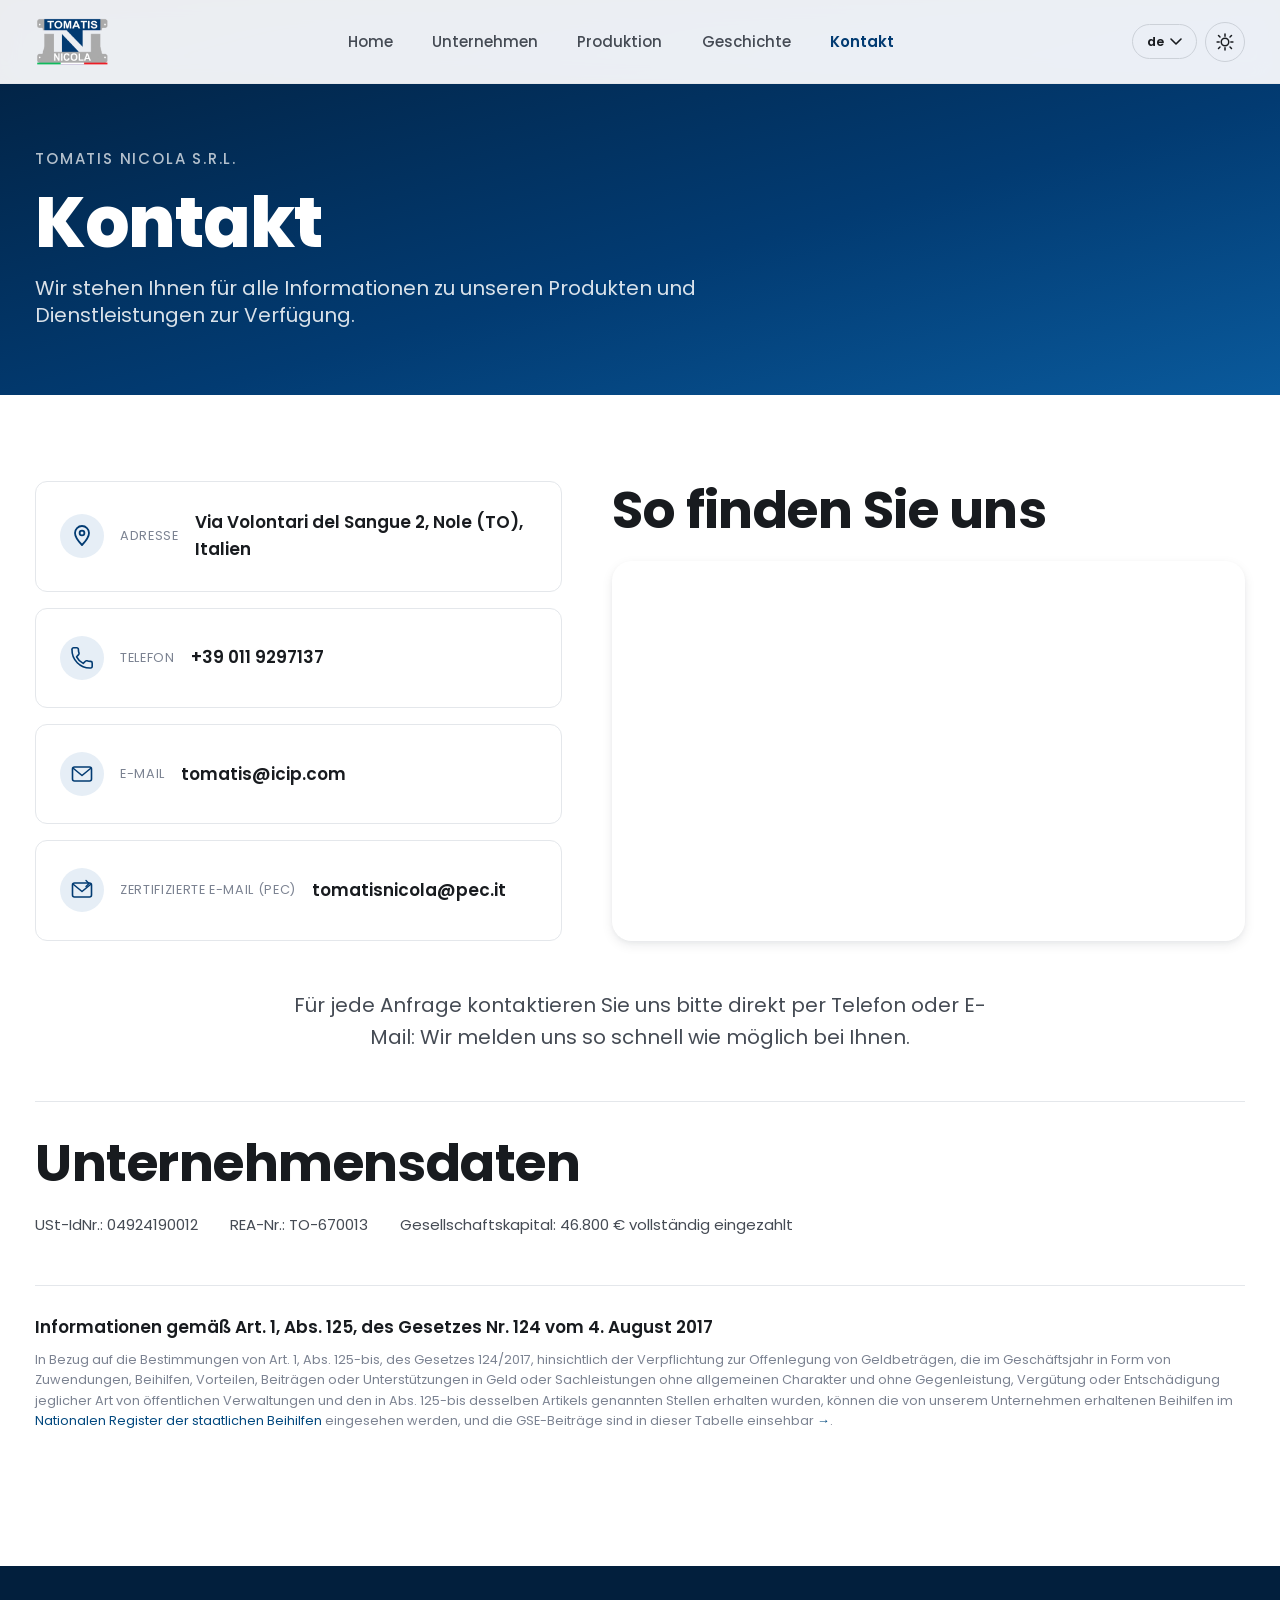
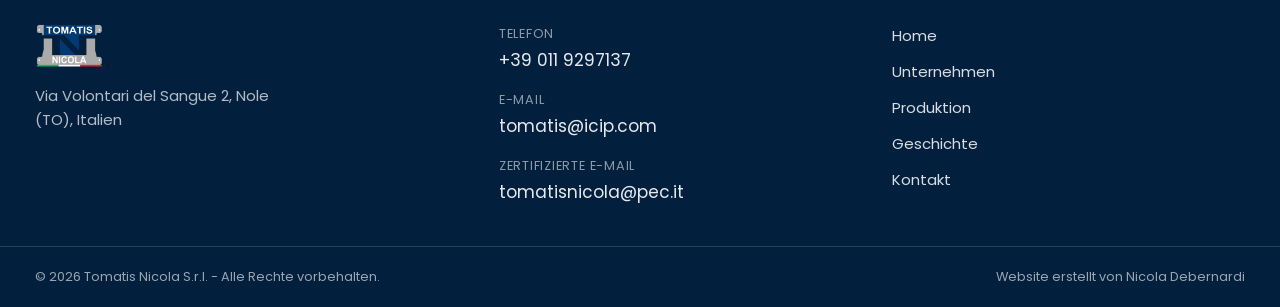
<file: de/contatti.html>
<!DOCTYPE html>
<html lang="de" data-page="contatti">
<head>
<meta charset="UTF-8">
<meta name="viewport" content="width=device-width, initial-scale=1.0">
<title>Kontakt - Tomatis Nicola S.r.l.</title>
<meta name="description" content="Tomatis Nicola S.r.l. - Herstellung von Kaltumformwerkzeugen für die Automobilindustrie. Über 50 Jahre Erfahrung in Nole, Italien.">
<meta name="color-scheme" content="light dark">
<link rel="icon" type="image/png" href="../assets/img/favicon.png">

<!-- Hreflang per SEO multilingua -->
<link rel="alternate" hreflang="it" href="/contatti.html">
<link rel="alternate" hreflang="en" href="/en/contatti.html">
<link rel="alternate" hreflang="de" href="/de/contatti.html">
<link rel="alternate" hreflang="x-default" href="/contatti.html">

<!-- Open Graph -->
<meta property="og:title" content="Kontakt - Tomatis Nicola S.r.l.">
<meta property="og:description" content="Tomatis Nicola S.r.l. - Herstellung von Kaltumformwerkzeugen für die Automobilindustrie. Über 50 Jahre Erfahrung in Nole, Italien.">
<meta property="og:type" content="website">
<meta property="og:locale" content="de_DE">

<link rel="preconnect" href="https://fonts.googleapis.com">
<link rel="preconnect" href="https://fonts.gstatic.com" crossorigin>
<link href="https://fonts.googleapis.com/css2?family=Poppins:ital,wght@0,300;0,400;0,500;0,600;0,700;0,800;1,400&display=swap" rel="stylesheet">

<link rel="stylesheet" href="../assets/css/main.css">

<!-- Applica subito la lingua salvata, reindirizzando se necessario, con la
     stessa logica/tempistica del tema chiaro/scuro: gira prima che la
     pagina venga dipinta, per evitare di mostrare per un istante la lingua
     sbagliata prima di un eventuale redirect. -->
<script>
  (function() {
    try {
      var savedLang = localStorage.getItem('tomatis-lang');
      var currentLang = document.documentElement.getAttribute('lang');
      if (savedLang && savedLang !== currentLang) {
        var redirectMap = {"it":"../contatti.html","en":"../en/contatti.html","de":"../de/contatti.html"};
        var target = redirectMap[savedLang];
        if (target) {
          window.location.replace(target);
        }
      }
    } catch (e) {}
  })();
</script>

<!-- Imposta subito il tema per evitare flash chiaro/scuro -->
<script>
  (function() {
    var saved = localStorage.getItem('tomatis-theme');
    var theme = saved || (window.matchMedia('(prefers-color-scheme: dark)').matches ? 'dark' : 'light');
    document.documentElement.setAttribute('data-theme', theme);
  })();
</script>

</head>
<body data-asset-path="../">
<header class="site-header" data-component="header">
  <div class="site-header__inner">
    <a href="./index.html" class="brand" aria-label="Tomatis Nicola S.r.l. - Home">
      <picture>
        <source srcset="../assets/img/logo.webp" type="image/webp">
        <img src="../assets/img/logo.png" alt="Tomatis Nicola S.r.l." class="brand__logo" width="160" height="64" />
      </picture>
    </a>

    <nav class="main-nav" aria-label="Sprache">
      <ul class="main-nav__list">
        <li class="main-nav__item">
          <a href="./index.html" class="main-nav__link">Home</a>
        </li>
        <li class="main-nav__item main-nav__item--has-sub">
          <a href="./azienda.html" class="main-nav__link">Unternehmen</a>
          <div class="main-nav__sub">
            <ul class="main-nav__sub-box">
              <li><a href="./azienda.html#macchinari">Unsere Maschinen</a></li>
              <li><a href="./azienda.html#staff">Unser Team</a></li>
              <li><a href="./azienda.html#qualita">Qualität, Sicherheit & Umwelt</a></li>
            </ul>
          </div>
        </li>
        <li class="main-nav__item main-nav__item--has-sub">
          <a href="./produzione.html" class="main-nav__link">Produktion</a>
          <div class="main-nav__sub">
            <ul class="main-nav__sub-box">
              <li><a href="./produzione.html#come-nasce">So entsteht ein Werkzeug</a></li>
              <li><a href="./produzione.html#i-nostri-stampi">Unsere Werkzeuge</a></li>
              <li><a href="./produzione.html#altre-realizzazioni">Weitere Projekte</a></li>
            </ul>
          </div>
        </li>
        <li class="main-nav__item">
          <a href="./storia.html" class="main-nav__link">Geschichte</a>
        </li>
        <li class="main-nav__item">
          <a href="./contatti.html" class="main-nav__link is-active">Kontakt</a>
        </li>
      </ul>
    </nav>

    <div class="site-header__controls">
      <div class="lang-switch" data-component="lang-switch">
        <button type="button" class="lang-switch__trigger" aria-haspopup="true" aria-expanded="false">
          <span class="lang-switch__current">de</span>
          <svg class="lang-switch__chevron" viewBox="0 0 12 8" width="12" height="8" aria-hidden="true"><path d="M1 1l5 5 5-5" stroke="currentColor" stroke-width="1.6" fill="none" stroke-linecap="round" stroke-linejoin="round"/></svg>
        </button>
        <ul class="lang-switch__menu" role="menu">
          <li role="none"><a role="menuitem" href="../contatti.html" data-lang-code="it">IT</a></li>
          <li role="none"><a role="menuitem" href="../en/contatti.html" data-lang-code="en">EN</a></li>
          <li role="none"><a role="menuitem" href="../de/contatti.html" data-lang-code="de" aria-current="true" class="is-current">DE</a></li>
        </ul>
      </div>

      <button type="button" class="theme-toggle" data-component="theme-toggle" aria-label="Hell-/Dunkelmodus umschalten" aria-pressed="false">
        <svg class="theme-toggle__icon theme-toggle__icon--sun" viewBox="0 0 24 24" width="20" height="20" aria-hidden="true"><circle cx="12" cy="12" r="4.5" fill="none" stroke="currentColor" stroke-width="1.8"/><g stroke="currentColor" stroke-width="1.8" stroke-linecap="round"><path d="M12 2.5v2.5M12 19v2.5M4.2 4.2l1.8 1.8M18 18l1.8 1.8M2.5 12h2.5M19 12h2.5M4.2 19.8L6 18M18 6l1.8-1.8"/></g></svg>
        <svg class="theme-toggle__icon theme-toggle__icon--moon" viewBox="0 0 24 24" width="20" height="20" aria-hidden="true"><path d="M20 14.5A8.5 8.5 0 1 1 9.5 4a7 7 0 0 0 10.5 10.5z" fill="currentColor"/></svg>
      </button>

      <button type="button" class="mobile-menu-toggle" data-component="mobile-menu-toggle" aria-label="Navigationsmenü öffnen" aria-expanded="false" aria-controls="mobile-nav">
        <span class="mobile-menu-toggle__bar"></span>
        <span class="mobile-menu-toggle__bar"></span>
        <span class="mobile-menu-toggle__bar"></span>
      </button>
    </div>
  </div>
</header>

<div class="mobile-nav" id="mobile-nav" data-component="mobile-nav" aria-hidden="true">
  <ul class="mobile-nav__list">
    <li><a href="./index.html" class="mobile-nav__link">Home</a></li>
    <li class="mobile-nav__group">
      <a href="./azienda.html" class="mobile-nav__link">Unternehmen</a>
      <ul class="mobile-nav__sub">
        <li><a href="./azienda.html#macchinari">Unsere Maschinen</a></li>
        <li><a href="./azienda.html#staff">Unser Team</a></li>
        <li><a href="./azienda.html#qualita">Qualität, Sicherheit & Umwelt</a></li>
      </ul>
    </li>
    <li class="mobile-nav__group">
      <a href="./produzione.html" class="mobile-nav__link">Produktion</a>
      <ul class="mobile-nav__sub">
        <li><a href="./produzione.html#come-nasce">So entsteht ein Werkzeug</a></li>
        <li><a href="./produzione.html#i-nostri-stampi">Unsere Werkzeuge</a></li>
        <li><a href="./produzione.html#altre-realizzazioni">Weitere Projekte</a></li>
      </ul>
    </li>
    <li><a href="./storia.html" class="mobile-nav__link">Geschichte</a></li>
    <li><a href="./contatti.html" class="mobile-nav__link is-active">Kontakt</a></li>
  </ul>
</div>


<main id="main-content">

  <section class="page-hero">
    <div class="page-hero__inner">
      <p class="page-hero__eyebrow">Tomatis Nicola S.r.l.</p>
      <h1 class="page-hero__title">Kontakt</h1>
      <p class="page-hero__subtitle">Wir stehen Ihnen für alle Informationen zu unseren Produkten und Dienstleistungen zur Verfügung.</p>
    </div>
  </section>

  <section class="section">
    <div class="section__inner">
      <div class="contacts-grid">
        <div class="contacts-grid__cards">
          <a class="contact-card" href="https://www.google.com/maps?ll=45.244805,7.577581&z=17&t=m&hl=it&gl=IT&mapclient=embed&daddr=TOMATIS+NICOLA+srl+Via+Volontari+del+Sangue,+2+10076+Nole+TO@45.24480519999999,7.577581299999999" target="_blank" rel="noopener noreferrer">
            <span class="contact-card__icon" aria-hidden="true">
              <svg viewBox="0 0 24 24" width="24" height="24"><path d="M12 21s7-7.2 7-12a7 7 0 1 0-14 0c0 4.8 7 12 7 12z" fill="none" stroke="currentColor" stroke-width="1.8" stroke-linejoin="round"/><circle cx="12" cy="9" r="2.4" fill="none" stroke="currentColor" stroke-width="1.8"/></svg>
            </span>
            <span class="contact-card__label">Adresse</span>
            <span class="contact-card__value">Via Volontari del Sangue 2, Nole (TO), Italien</span>
          </a>
          <a class="contact-card" href="tel:+390119297137">
            <span class="contact-card__icon" aria-hidden="true">
              <svg viewBox="0 0 24 24" width="24" height="24"><path d="M6.6 10.8a15 15 0 0 0 6.6 6.6l2.2-2.2a1.6 1.6 0 0 1 1.6-.4 11 11 0 0 0 3.6.6 1.6 1.6 0 0 1 1.6 1.6v3.2A1.6 1.6 0 0 1 20.6 22 18 18 0 0 1 2 3.4 1.6 1.6 0 0 1 3.6 1.8h3.2A1.6 1.6 0 0 1 8.4 3.4a11 11 0 0 0 .6 3.6 1.6 1.6 0 0 1-.4 1.6z" fill="none" stroke="currentColor" stroke-width="1.6" stroke-linejoin="round"/></svg>
            </span>
            <span class="contact-card__label">Telefon</span>
            <span class="contact-card__value">+39 011 9297137</span>
          </a>
          <a class="contact-card" href="mailto:tomatis@icip.com">
            <span class="contact-card__icon" aria-hidden="true">
              <svg viewBox="0 0 24 24" width="24" height="24"><rect x="2.5" y="5" width="19" height="14" rx="2" fill="none" stroke="currentColor" stroke-width="1.6"/><path d="M3.5 6.5l8.5 7 8.5-7" fill="none" stroke="currentColor" stroke-width="1.6" stroke-linecap="round" stroke-linejoin="round"/></svg>
            </span>
            <span class="contact-card__label">E-Mail</span>
            <span class="contact-card__value">tomatis@icip.com</span>
          </a>
          <a class="contact-card" href="mailto:tomatisnicola@pec.it">
            <span class="contact-card__icon" aria-hidden="true">
              <svg viewBox="0 0 24 24" width="24" height="24"><rect x="2.5" y="5" width="19" height="14" rx="2" fill="none" stroke="currentColor" stroke-width="1.6"/><path d="M3.5 6.5l8.5 7 8.5-7" fill="none" stroke="currentColor" stroke-width="1.6" stroke-linecap="round" stroke-linejoin="round"/><path d="M16 2.5l3 3-3 3" fill="none" stroke="currentColor" stroke-width="1.4" stroke-linecap="round" stroke-linejoin="round"/></svg>
            </span>
            <span class="contact-card__label">Zertifizierte E-Mail (PEC)</span>
            <span class="contact-card__value">tomatisnicola@pec.it</span>
          </a>
        </div>

        <div class="contacts-grid__map">
          <h2 class="section__title">So finden Sie uns</h2>
          <div class="map-embed">
            <iframe src="https://www.google.com/maps/embed?pb=!1m18!1m12!1m3!1d2809.147739024382!2d7.57538725138424!3d45.24480517899646!2m3!1f0!2f0!3f0!3m2!1i1024!2i768!4f13.1!3m3!1m2!1s0x4788677abb1a622b%3A0x9dd35290a7dffd74!2sTOMATIS%20NICOLA%20srl!5e0!3m2!1sit!2sit!4v1625759913299!5m2!1sit!2sit" width="100%" height="380" style="border:0;" allowfullscreen loading="lazy" referrerpolicy="no-referrer-when-downgrade" title="So finden Sie uns"></iframe>
          </div>
        </div>
      </div>

      <p class="contacts-form-note">Für jede Anfrage kontaktieren Sie uns bitte direkt per Telefon oder E-Mail: Wir melden uns so schnell wie möglich bei Ihnen.</p>

      <div class="company-details">
        <h2 class="section__title">Unternehmensdaten</h2>
        <ul class="company-details__list">
          <li>USt-IdNr.: 04924190012</li>
          <li>REA-Nr.: TO-670013</li>
          <li>Gesellschaftskapital: 46.800 € vollständig eingezahlt</li>
        </ul>
      </div>

      <div class="legal-block">
        <h2 class="legal-block__title">Informationen gemäß Art. 1, Abs. 125, des Gesetzes Nr. 124 vom 4. August 2017</h2>
        <p class="legal-block__text">
          In Bezug auf die Bestimmungen von Art. 1, Abs. 125-bis, des Gesetzes 124/2017, hinsichtlich der Verpflichtung zur Offenlegung von Geldbeträgen, die im Geschäftsjahr in Form von Zuwendungen, Beihilfen, Vorteilen, Beiträgen oder Unterstützungen in Geld oder Sachleistungen ohne allgemeinen Charakter und ohne Gegenleistung, Vergütung oder Entschädigung jeglicher Art von öffentlichen Verwaltungen und den in Abs. 125-bis desselben Artikels genannten Stellen erhalten wurden, können die von unserem Unternehmen erhaltenen Beihilfen im
          <a href="https://www.rna.gov.it/RegistroNazionaleTrasparenza/faces/pages/TrasparenzaAiuto.jspx" target="_blank" rel="noopener noreferrer">Nationalen Register der staatlichen Beihilfen</a>
          eingesehen werden, und die GSE-Beiträge sind in dieser Tabelle einsehbar
          <a href="https://drive.google.com/drive/folders/1gtW16XO0APg4g4ACQperezwYrHOkYd9K" target="_blank" rel="noopener noreferrer">→</a>.
        </p>
      </div>
    </div>
  </section>

</main>

<footer class="site-footer">
  <div class="site-footer__inner">
    <div class="site-footer__brand">
      <picture>
        <source srcset="../assets/img/logo.webp" type="image/webp">
        <img src="../assets/img/logo.png" alt="Tomatis Nicola S.r.l." class="site-footer__logo" width="140" height="56" />
      </picture>
      <p class="site-footer__address">Via Volontari del Sangue 2, Nole (TO), Italien</p>
    </div>

    <div class="site-footer__contacts">
      <a href="tel:+390119297137" class="site-footer__contact-link">
        <span class="site-footer__contact-label">Telefon</span>
        <span>+39 011 9297137</span>
      </a>
      <a href="mailto:tomatis@icip.com" class="site-footer__contact-link">
        <span class="site-footer__contact-label">E-Mail</span>
        <span>tomatis@icip.com</span>
      </a>
      <a href="mailto:tomatisnicola@pec.it" class="site-footer__contact-link">
        <span class="site-footer__contact-label">Zertifizierte E-Mail</span>
        <span>tomatisnicola@pec.it</span>
      </a>
    </div>

    <nav class="site-footer__nav" aria-label="Alle Rechte vorbehalten">
      <a href="./index.html">Home</a>
      <a href="./azienda.html">Unternehmen</a>
      <a href="./produzione.html">Produktion</a>
      <a href="./storia.html">Geschichte</a>
      <a href="./contatti.html">Kontakt</a>
    </nav>
  </div>

  <div class="site-footer__bottom">
    <p>&copy; <span data-current-year>2026</span> Tomatis Nicola S.r.l. - Alle Rechte vorbehalten.</p>
    <p>Website erstellt von Nicola Debernardi</p>
  </div>
</footer>

<script src="../assets/js/main.js" defer></script>
</body>
</html>
</file>
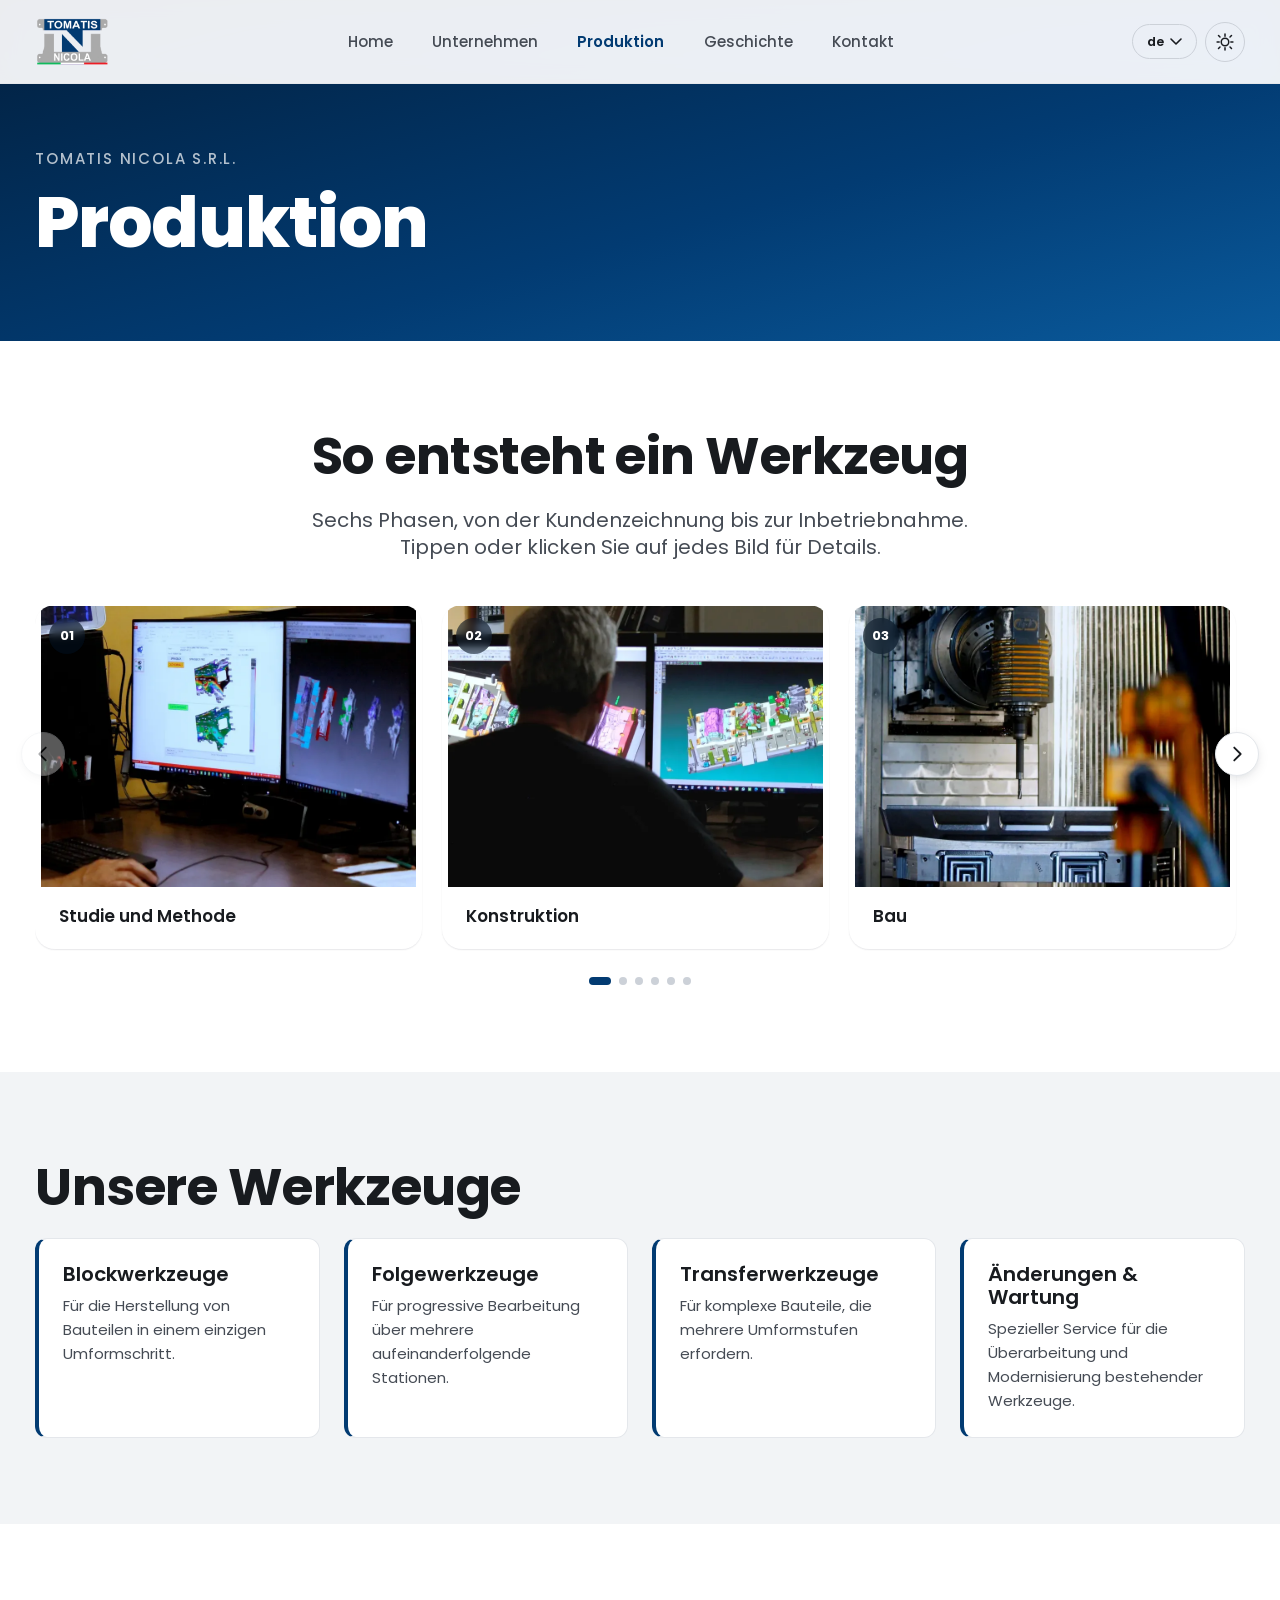
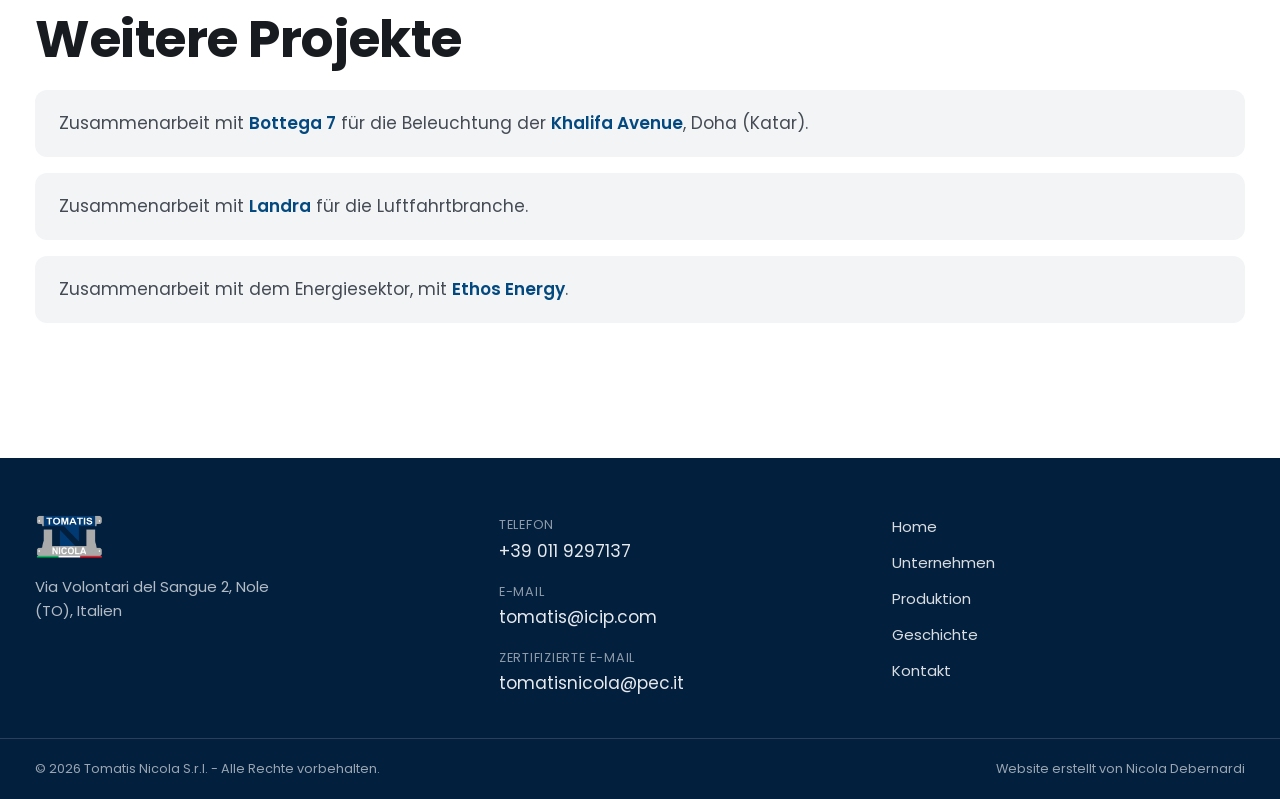
<file: de/produzione.html>
<!DOCTYPE html>
<html lang="de" data-page="produzione">
<head>
<meta charset="UTF-8">
<meta name="viewport" content="width=device-width, initial-scale=1.0">
<title>Produktion - Tomatis Nicola S.r.l.</title>
<meta name="description" content="Tomatis Nicola S.r.l. - Herstellung von Kaltumformwerkzeugen für die Automobilindustrie. Über 50 Jahre Erfahrung in Nole, Italien.">
<meta name="color-scheme" content="light dark">
<link rel="icon" type="image/png" href="../assets/img/favicon.png">

<!-- Hreflang per SEO multilingua -->
<link rel="alternate" hreflang="it" href="/produzione.html">
<link rel="alternate" hreflang="en" href="/en/produzione.html">
<link rel="alternate" hreflang="de" href="/de/produzione.html">
<link rel="alternate" hreflang="x-default" href="/produzione.html">

<!-- Open Graph -->
<meta property="og:title" content="Produktion - Tomatis Nicola S.r.l.">
<meta property="og:description" content="Tomatis Nicola S.r.l. - Herstellung von Kaltumformwerkzeugen für die Automobilindustrie. Über 50 Jahre Erfahrung in Nole, Italien.">
<meta property="og:type" content="website">
<meta property="og:locale" content="de_DE">

<link rel="preconnect" href="https://fonts.googleapis.com">
<link rel="preconnect" href="https://fonts.gstatic.com" crossorigin>
<link href="https://fonts.googleapis.com/css2?family=Poppins:ital,wght@0,300;0,400;0,500;0,600;0,700;0,800;1,400&display=swap" rel="stylesheet">

<link rel="stylesheet" href="../assets/css/main.css">

<!-- Applica subito la lingua salvata, reindirizzando se necessario, con la
     stessa logica/tempistica del tema chiaro/scuro: gira prima che la
     pagina venga dipinta, per evitare di mostrare per un istante la lingua
     sbagliata prima di un eventuale redirect. -->
<script>
  (function() {
    try {
      var savedLang = localStorage.getItem('tomatis-lang');
      var currentLang = document.documentElement.getAttribute('lang');
      if (savedLang && savedLang !== currentLang) {
        var redirectMap = {"it":"../produzione.html","en":"../en/produzione.html","de":"../de/produzione.html"};
        var target = redirectMap[savedLang];
        if (target) {
          window.location.replace(target);
        }
      }
    } catch (e) {}
  })();
</script>

<!-- Imposta subito il tema per evitare flash chiaro/scuro -->
<script>
  (function() {
    var saved = localStorage.getItem('tomatis-theme');
    var theme = saved || (window.matchMedia('(prefers-color-scheme: dark)').matches ? 'dark' : 'light');
    document.documentElement.setAttribute('data-theme', theme);
  })();
</script>

</head>
<body data-asset-path="../">
<header class="site-header" data-component="header">
  <div class="site-header__inner">
    <a href="./index.html" class="brand" aria-label="Tomatis Nicola S.r.l. - Home">
      <picture>
        <source srcset="../assets/img/logo.webp" type="image/webp">
        <img src="../assets/img/logo.png" alt="Tomatis Nicola S.r.l." class="brand__logo" width="160" height="64" />
      </picture>
    </a>

    <nav class="main-nav" aria-label="Sprache">
      <ul class="main-nav__list">
        <li class="main-nav__item">
          <a href="./index.html" class="main-nav__link">Home</a>
        </li>
        <li class="main-nav__item main-nav__item--has-sub">
          <a href="./azienda.html" class="main-nav__link">Unternehmen</a>
          <div class="main-nav__sub">
            <ul class="main-nav__sub-box">
              <li><a href="./azienda.html#macchinari">Unsere Maschinen</a></li>
              <li><a href="./azienda.html#staff">Unser Team</a></li>
              <li><a href="./azienda.html#qualita">Qualität, Sicherheit & Umwelt</a></li>
            </ul>
          </div>
        </li>
        <li class="main-nav__item main-nav__item--has-sub">
          <a href="./produzione.html" class="main-nav__link is-active">Produktion</a>
          <div class="main-nav__sub">
            <ul class="main-nav__sub-box">
              <li><a href="./produzione.html#come-nasce">So entsteht ein Werkzeug</a></li>
              <li><a href="./produzione.html#i-nostri-stampi">Unsere Werkzeuge</a></li>
              <li><a href="./produzione.html#altre-realizzazioni">Weitere Projekte</a></li>
            </ul>
          </div>
        </li>
        <li class="main-nav__item">
          <a href="./storia.html" class="main-nav__link">Geschichte</a>
        </li>
        <li class="main-nav__item">
          <a href="./contatti.html" class="main-nav__link">Kontakt</a>
        </li>
      </ul>
    </nav>

    <div class="site-header__controls">
      <div class="lang-switch" data-component="lang-switch">
        <button type="button" class="lang-switch__trigger" aria-haspopup="true" aria-expanded="false">
          <span class="lang-switch__current">de</span>
          <svg class="lang-switch__chevron" viewBox="0 0 12 8" width="12" height="8" aria-hidden="true"><path d="M1 1l5 5 5-5" stroke="currentColor" stroke-width="1.6" fill="none" stroke-linecap="round" stroke-linejoin="round"/></svg>
        </button>
        <ul class="lang-switch__menu" role="menu">
          <li role="none"><a role="menuitem" href="../produzione.html" data-lang-code="it">IT</a></li>
          <li role="none"><a role="menuitem" href="../en/produzione.html" data-lang-code="en">EN</a></li>
          <li role="none"><a role="menuitem" href="../de/produzione.html" data-lang-code="de" aria-current="true" class="is-current">DE</a></li>
        </ul>
      </div>

      <button type="button" class="theme-toggle" data-component="theme-toggle" aria-label="Hell-/Dunkelmodus umschalten" aria-pressed="false">
        <svg class="theme-toggle__icon theme-toggle__icon--sun" viewBox="0 0 24 24" width="20" height="20" aria-hidden="true"><circle cx="12" cy="12" r="4.5" fill="none" stroke="currentColor" stroke-width="1.8"/><g stroke="currentColor" stroke-width="1.8" stroke-linecap="round"><path d="M12 2.5v2.5M12 19v2.5M4.2 4.2l1.8 1.8M18 18l1.8 1.8M2.5 12h2.5M19 12h2.5M4.2 19.8L6 18M18 6l1.8-1.8"/></g></svg>
        <svg class="theme-toggle__icon theme-toggle__icon--moon" viewBox="0 0 24 24" width="20" height="20" aria-hidden="true"><path d="M20 14.5A8.5 8.5 0 1 1 9.5 4a7 7 0 0 0 10.5 10.5z" fill="currentColor"/></svg>
      </button>

      <button type="button" class="mobile-menu-toggle" data-component="mobile-menu-toggle" aria-label="Navigationsmenü öffnen" aria-expanded="false" aria-controls="mobile-nav">
        <span class="mobile-menu-toggle__bar"></span>
        <span class="mobile-menu-toggle__bar"></span>
        <span class="mobile-menu-toggle__bar"></span>
      </button>
    </div>
  </div>
</header>

<div class="mobile-nav" id="mobile-nav" data-component="mobile-nav" aria-hidden="true">
  <ul class="mobile-nav__list">
    <li><a href="./index.html" class="mobile-nav__link">Home</a></li>
    <li class="mobile-nav__group">
      <a href="./azienda.html" class="mobile-nav__link">Unternehmen</a>
      <ul class="mobile-nav__sub">
        <li><a href="./azienda.html#macchinari">Unsere Maschinen</a></li>
        <li><a href="./azienda.html#staff">Unser Team</a></li>
        <li><a href="./azienda.html#qualita">Qualität, Sicherheit & Umwelt</a></li>
      </ul>
    </li>
    <li class="mobile-nav__group">
      <a href="./produzione.html" class="mobile-nav__link is-active">Produktion</a>
      <ul class="mobile-nav__sub">
        <li><a href="./produzione.html#come-nasce">So entsteht ein Werkzeug</a></li>
        <li><a href="./produzione.html#i-nostri-stampi">Unsere Werkzeuge</a></li>
        <li><a href="./produzione.html#altre-realizzazioni">Weitere Projekte</a></li>
      </ul>
    </li>
    <li><a href="./storia.html" class="mobile-nav__link">Geschichte</a></li>
    <li><a href="./contatti.html" class="mobile-nav__link">Kontakt</a></li>
  </ul>
</div>


<main id="main-content">

  <section class="page-hero">
    <div class="page-hero__inner">
      <p class="page-hero__eyebrow">Tomatis Nicola S.r.l.</p>
      <h1 class="page-hero__title">Produktion</h1>
    </div>
  </section>

  <section class="section" id="come-nasce">
    <div class="section__inner">
      <h2 class="section__title section__title--center">So entsteht ein Werkzeug</h2>
      <p class="section__lead section__lead--center">Sechs Phasen, von der Kundenzeichnung bis zur Inbetriebnahme. Tippen oder klicken Sie auf jedes Bild für Details.</p>

      <div class="process-carousel" data-component="carousel" role="region" aria-roledescription="carousel" aria-label="So entsteht ein Werkzeug">
        <div class="process-carousel__viewport">
          <ul class="process-carousel__track">
            <li class="process-carousel__slide" data-slide-index="0">
              <button type="button" class="process-card" data-open-modal="0">
                <picture><source srcset="../assets/img/produzione/step-01.webp" type="image/webp"><img src="../assets/img/produzione/step-01.jpg" alt="Studie und Methode" loading="lazy" width="420" height="300"></picture>
                <span class="process-card__number">01</span>
                <span class="process-card__title">Studie und Methode</span>
              </button>
            </li>
            <li class="process-carousel__slide" data-slide-index="1">
              <button type="button" class="process-card" data-open-modal="1">
                <picture><source srcset="../assets/img/produzione/step-02.webp" type="image/webp"><img src="../assets/img/produzione/step-02.jpg" alt="Konstruktion" loading="lazy" width="420" height="300"></picture>
                <span class="process-card__number">02</span>
                <span class="process-card__title">Konstruktion</span>
              </button>
            </li>
            <li class="process-carousel__slide" data-slide-index="2">
              <button type="button" class="process-card" data-open-modal="2">
                <picture><source srcset="../assets/img/produzione/step-03.webp" type="image/webp"><img src="../assets/img/produzione/step-03.jpg" alt="Bau" loading="lazy" width="420" height="300"></picture>
                <span class="process-card__number">03</span>
                <span class="process-card__title">Bau</span>
              </button>
            </li>
            <li class="process-carousel__slide" data-slide-index="3">
              <button type="button" class="process-card" data-open-modal="3">
                <picture><source srcset="../assets/img/produzione/step-04.webp" type="image/webp"><img src="../assets/img/produzione/step-04.jpg" alt="Einrichtung" loading="lazy" width="420" height="300"></picture>
                <span class="process-card__number">04</span>
                <span class="process-card__title">Einrichtung</span>
              </button>
            </li>
            <li class="process-carousel__slide" data-slide-index="4">
              <button type="button" class="process-card" data-open-modal="4">
                <picture><source srcset="../assets/img/produzione/step-05.webp" type="image/webp"><img src="../assets/img/produzione/step-05.jpg" alt="Abnahme" loading="lazy" width="420" height="300"></picture>
                <span class="process-card__number">05</span>
                <span class="process-card__title">Abnahme</span>
              </button>
            </li>
            <li class="process-carousel__slide" data-slide-index="5">
              <button type="button" class="process-card" data-open-modal="5">
                <picture><source srcset="../assets/img/produzione/step-06.webp" type="image/webp"><img src="../assets/img/produzione/step-06.jpg" alt="Inbetriebnahme" loading="lazy" width="420" height="300"></picture>
                <span class="process-card__number">06</span>
                <span class="process-card__title">Inbetriebnahme</span>
              </button>
            </li>
          </ul>
        </div>

        <button type="button" class="process-carousel__nav process-carousel__nav--prev" data-carousel-prev aria-label="Vorherige Phase">
          <svg viewBox="0 0 24 24" width="22" height="22" aria-hidden="true"><path d="M15 5l-7 7 7 7" stroke="currentColor" stroke-width="2" fill="none" stroke-linecap="round" stroke-linejoin="round"/></svg>
        </button>
        <button type="button" class="process-carousel__nav process-carousel__nav--next" data-carousel-next aria-label="Nächste Phase">
          <svg viewBox="0 0 24 24" width="22" height="22" aria-hidden="true"><path d="M9 5l7 7-7 7" stroke="currentColor" stroke-width="2" fill="none" stroke-linecap="round" stroke-linejoin="round"/></svg>
        </button>

        <div class="process-carousel__dots" data-carousel-dots role="tablist"></div>
      </div>
    </div>
  </section>

  <div class="process-modal" data-component="process-modal" aria-hidden="true">
    <div class="process-modal__backdrop" data-modal-close></div>
    <div class="process-modal__dialog" role="dialog" aria-modal="true" aria-labelledby="process-modal-title">
      <button type="button" class="process-modal__close" data-modal-close aria-label="Schließen">
        <svg viewBox="0 0 24 24" width="22" height="22" aria-hidden="true"><path d="M6 6l12 12M18 6L6 18" stroke="currentColor" stroke-width="2" stroke-linecap="round"/></svg>
      </button>
      <div class="process-modal__media">
        <picture data-modal-picture></picture>
      </div>
      <div class="process-modal__body">
        <span class="process-modal__number" data-modal-number></span>
        <h3 class="process-modal__title" id="process-modal-title" data-modal-title></h3>
        <p class="process-modal__text" data-modal-text></p>
        <div class="process-modal__nav">
          <button type="button" class="btn btn--ghost" data-modal-prev>Vorherige Phase</button>
          <button type="button" class="btn btn--ghost" data-modal-next>Nächste Phase</button>
        </div>
      </div>
    </div>
  </div>

  <script type="application/json" id="process-steps-data">
  [
    {"title": "Studie und Methode", "text": "Der Prozess beginnt mit der Anfrage des Kunden, der die Zeichnung eines Blechbauteils liefert (in der Regel ein Teil für Autos oder andere Fahrzeuge), das er in Produktion geben möchte und für das er entsprechend Werkzeuge benötigt. Es werden die notwendigen Arbeitsschritte zur Herstellung des Teils untersucht und Art und Anzahl der Werkzeuge festgelegt. So entsteht eine Methode, die die Eigenschaften des Blechs, die Toleranzen und die zu produzierenden Mengen berücksichtigt.", "img": "step-01"},
    {"title": "Konstruktion", "text": "Sofern nicht direkt vom Kunden geliefert, wird die Werkzeugkonstruktion für die Formgebung des Teils intern oder mit Unterstützung eines externen technischen Büros durchgeführt. Je nach Werkzeugtyp können Greif- und Transfermechanismen integriert werden. Wir verwenden hauptsächlich Software der Reihe VISI Hexagon.", "img": "step-02"},
    {"title": "Bau", "text": "Es werden die Werkzeugwege erstellt und parallel dazu die Materialien beschafft (sofern nicht vom Kunden im Lohnauftrag geliefert). Die Rohmaterialien werden auf Maschinen (Fräsen, Drehmaschinen, Bohrmaschinen) bearbeitet und von Hand entsprechend den technischen Zeichnungen fertiggestellt, um die gewünschten Formen zu erhalten.", "img": "step-03"},
    {"title": "Einrichtung", "text": "Alle Werkzeugteile werden zusammengebaut. Anschließend wird das Werkzeug in die Presse eingebaut, wo die Einrichtung erfolgt und die ersten Musterstücke gepresst werden.", "img": "step-04"},
    {"title": "Abnahme", "text": "Die Musterstücke werden im Messraum kontrolliert und gemessen. Der Kunde erhält sie zusammen mit dem Bericht und dem Abnahmezertifikat, das die Übereinstimmung mit der Zeichnung und die tatsächliche Funktionsfähigkeit bestätigt. Die verwendete Software ist PC DMIS Hexagon.", "img": "step-05"},
    {"title": "Inbetriebnahme", "text": "Nach Durchführung der eigenen Abnahmeprüfungen gibt der Kunde die Freigabe und erhält die Werkzeuge zur Aufnahme der Produktion. Auf Wunsch bieten wir auch die Inbetriebnahme direkt im Produktionswerk des Kunden an.", "img": "step-06"}
  ]
  </script>

  <section class="section section--alt" id="i-nostri-stampi">
    <div class="section__inner">
      <h2 class="section__title">Unsere Werkzeuge</h2>
      <ul class="mould-list">
        <li class="mould-list__item"><h3>Blockwerkzeuge</h3><p>Für die Herstellung von Bauteilen in einem einzigen Umformschritt.</p></li>
        <li class="mould-list__item"><h3>Folgewerkzeuge</h3><p>Für progressive Bearbeitung über mehrere aufeinanderfolgende Stationen.</p></li>
        <li class="mould-list__item"><h3>Transferwerkzeuge</h3><p>Für komplexe Bauteile, die mehrere Umformstufen erfordern.</p></li>
        <li class="mould-list__item"><h3>Änderungen & Wartung</h3><p>Spezieller Service für die Überarbeitung und Modernisierung bestehender Werkzeuge.</p></li>
      </ul>
    </div>
  </section>

  <section class="section" id="altre-realizzazioni">
    <div class="section__inner">
      <h2 class="section__title">Weitere Projekte</h2>
      <ul class="other-projects">
        <li class="other-projects__item">
          <p>Zusammenarbeit mit <a href="https://www.bottega7.com/" target="_blank" rel="noopener noreferrer">Bottega 7</a> für die Beleuchtung der <a href="https://www.bottega7.com/special-projects/doha/khalifa-avenue" target="_blank" rel="noopener noreferrer">Khalifa Avenue</a>, Doha (Katar).</p>
        </li>
        <li class="other-projects__item">
          <p>Zusammenarbeit mit <a href="https://landra.com/aeronautica/" target="_blank" rel="noopener noreferrer">Landra</a> für die Luftfahrtbranche.</p>
        </li>
        <li class="other-projects__item">
          <p>Zusammenarbeit mit dem Energiesektor, mit <a href="https://ethosenergy.com/our-locations/torino" target="_blank" rel="noopener noreferrer">Ethos Energy</a>.</p>
        </li>
      </ul>
    </div>
  </section>

</main>

<footer class="site-footer">
  <div class="site-footer__inner">
    <div class="site-footer__brand">
      <picture>
        <source srcset="../assets/img/logo.webp" type="image/webp">
        <img src="../assets/img/logo.png" alt="Tomatis Nicola S.r.l." class="site-footer__logo" width="140" height="56" />
      </picture>
      <p class="site-footer__address">Via Volontari del Sangue 2, Nole (TO), Italien</p>
    </div>

    <div class="site-footer__contacts">
      <a href="tel:+390119297137" class="site-footer__contact-link">
        <span class="site-footer__contact-label">Telefon</span>
        <span>+39 011 9297137</span>
      </a>
      <a href="mailto:tomatis@icip.com" class="site-footer__contact-link">
        <span class="site-footer__contact-label">E-Mail</span>
        <span>tomatis@icip.com</span>
      </a>
      <a href="mailto:tomatisnicola@pec.it" class="site-footer__contact-link">
        <span class="site-footer__contact-label">Zertifizierte E-Mail</span>
        <span>tomatisnicola@pec.it</span>
      </a>
    </div>

    <nav class="site-footer__nav" aria-label="Alle Rechte vorbehalten">
      <a href="./index.html">Home</a>
      <a href="./azienda.html">Unternehmen</a>
      <a href="./produzione.html">Produktion</a>
      <a href="./storia.html">Geschichte</a>
      <a href="./contatti.html">Kontakt</a>
    </nav>
  </div>

  <div class="site-footer__bottom">
    <p>&copy; <span data-current-year>2026</span> Tomatis Nicola S.r.l. - Alle Rechte vorbehalten.</p>
    <p>Website erstellt von Nicola Debernardi</p>
  </div>
</footer>

<script src="../assets/js/main.js" defer></script>
</body>
</html>
</file>
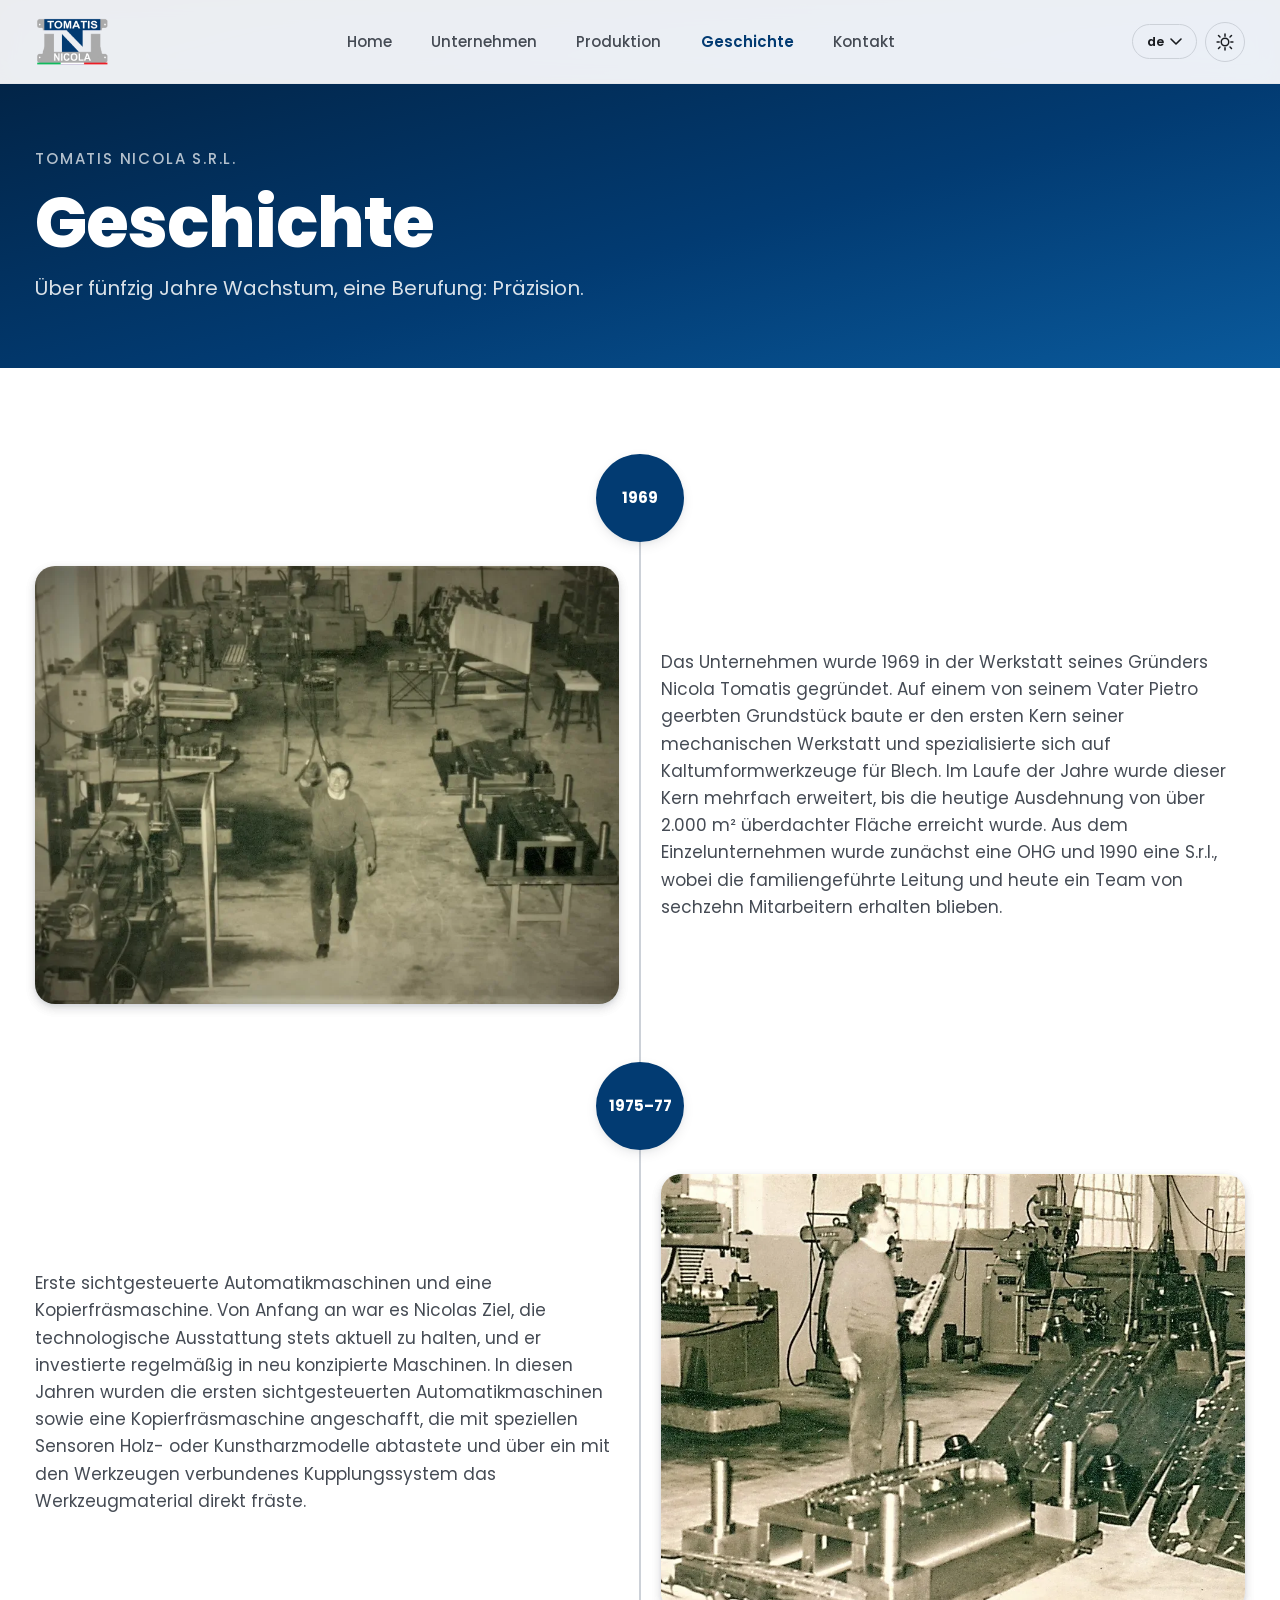
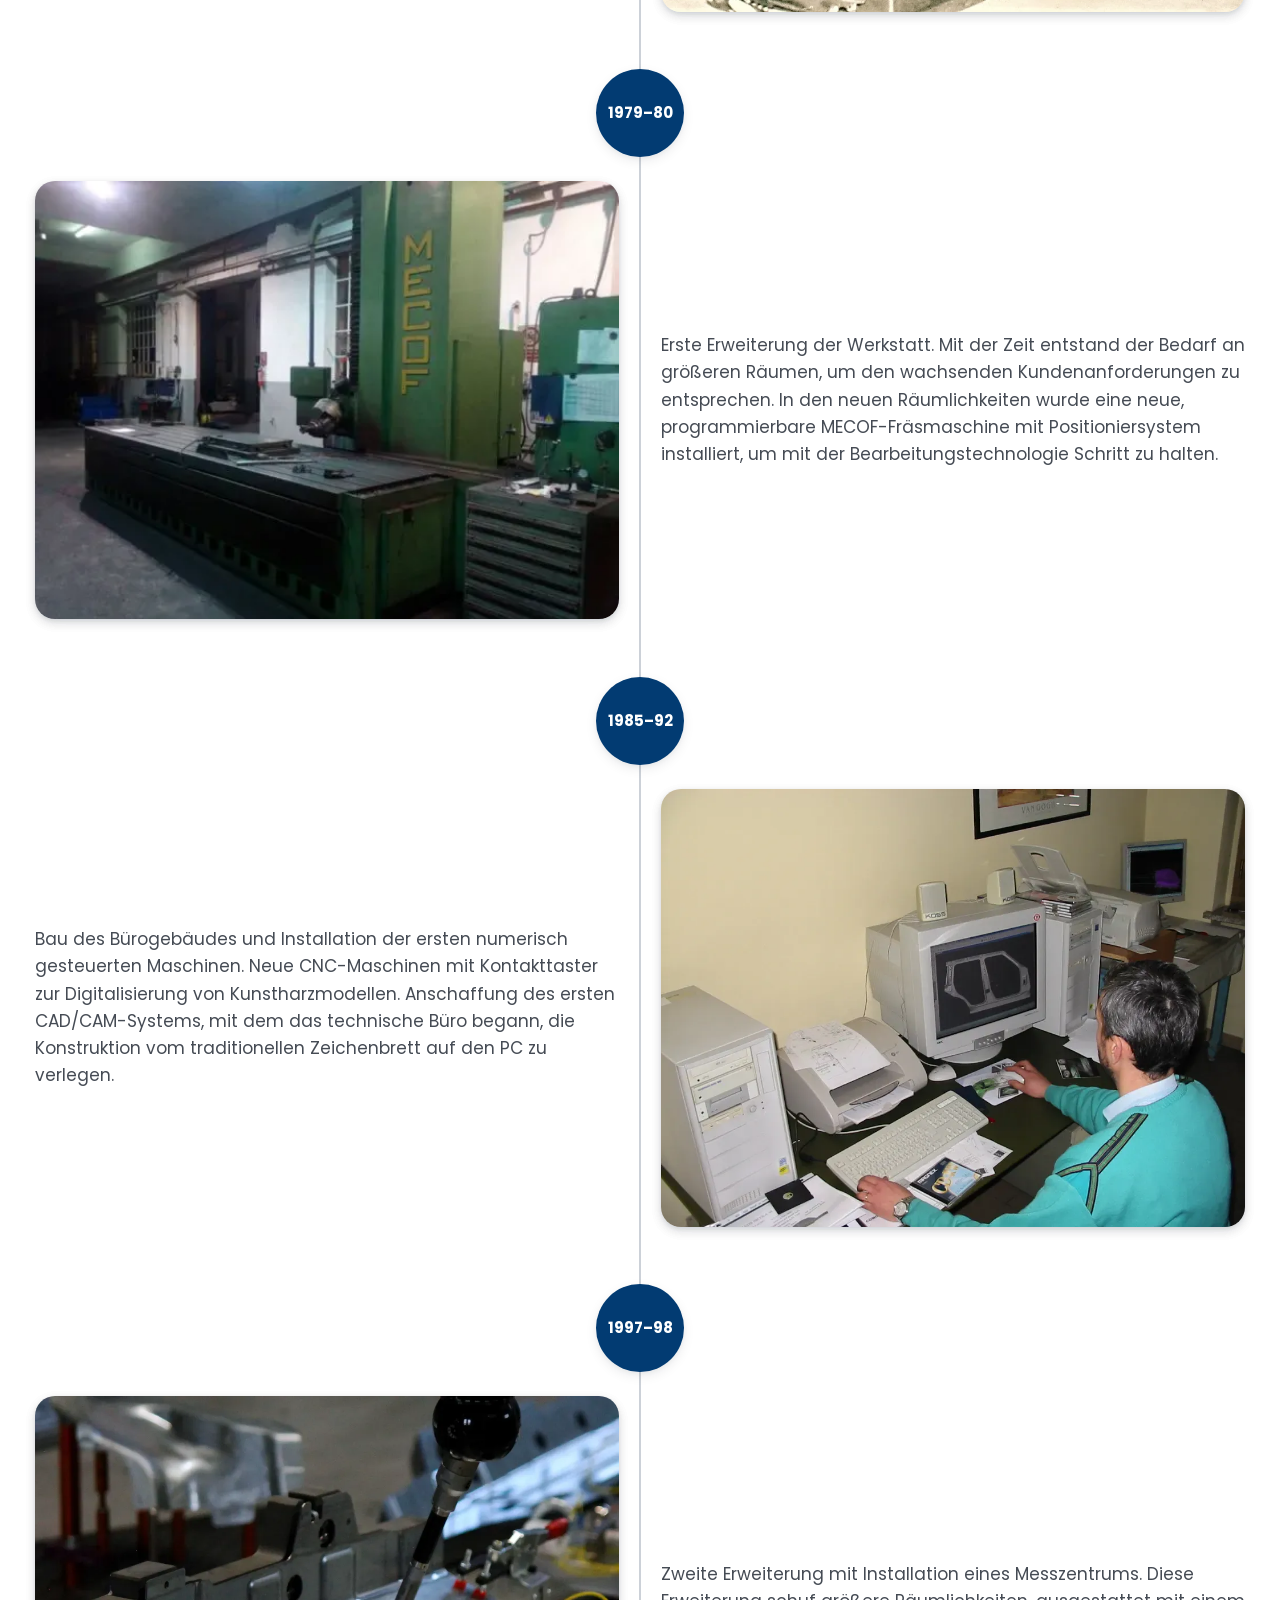
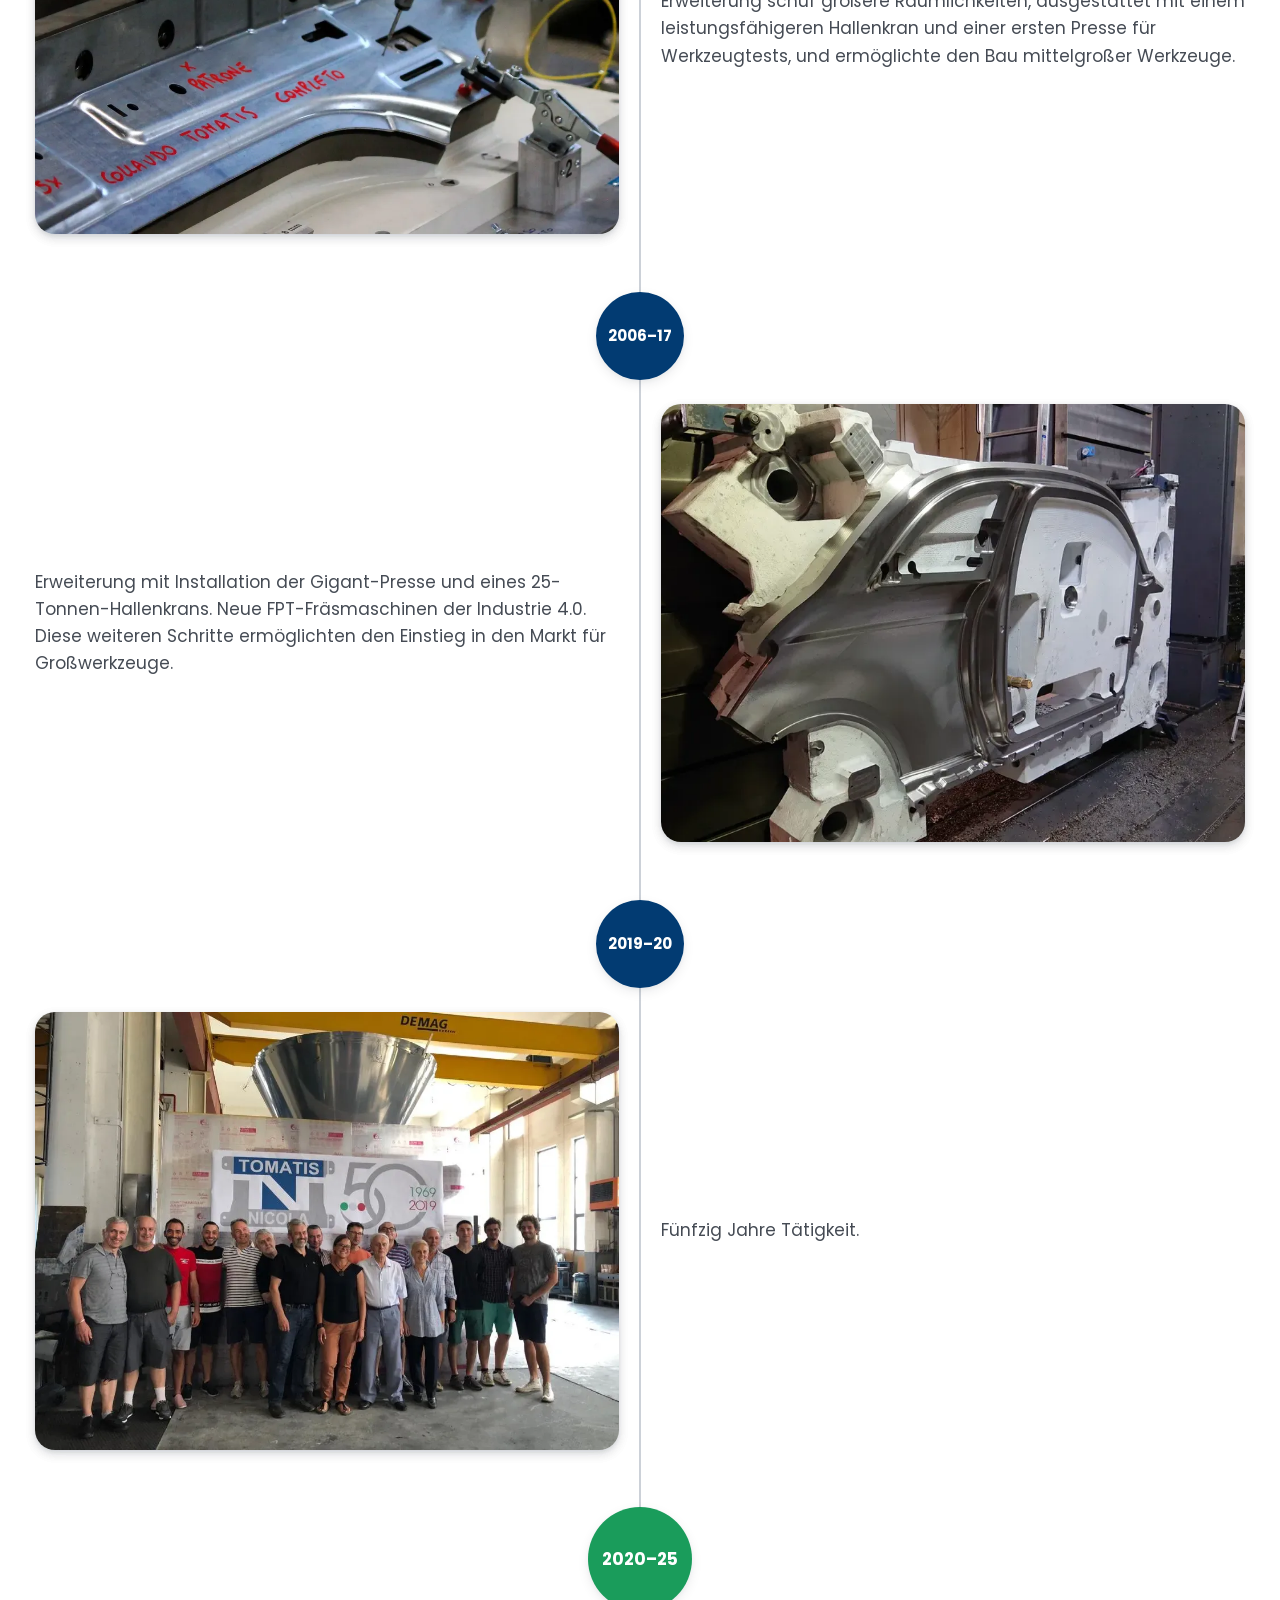
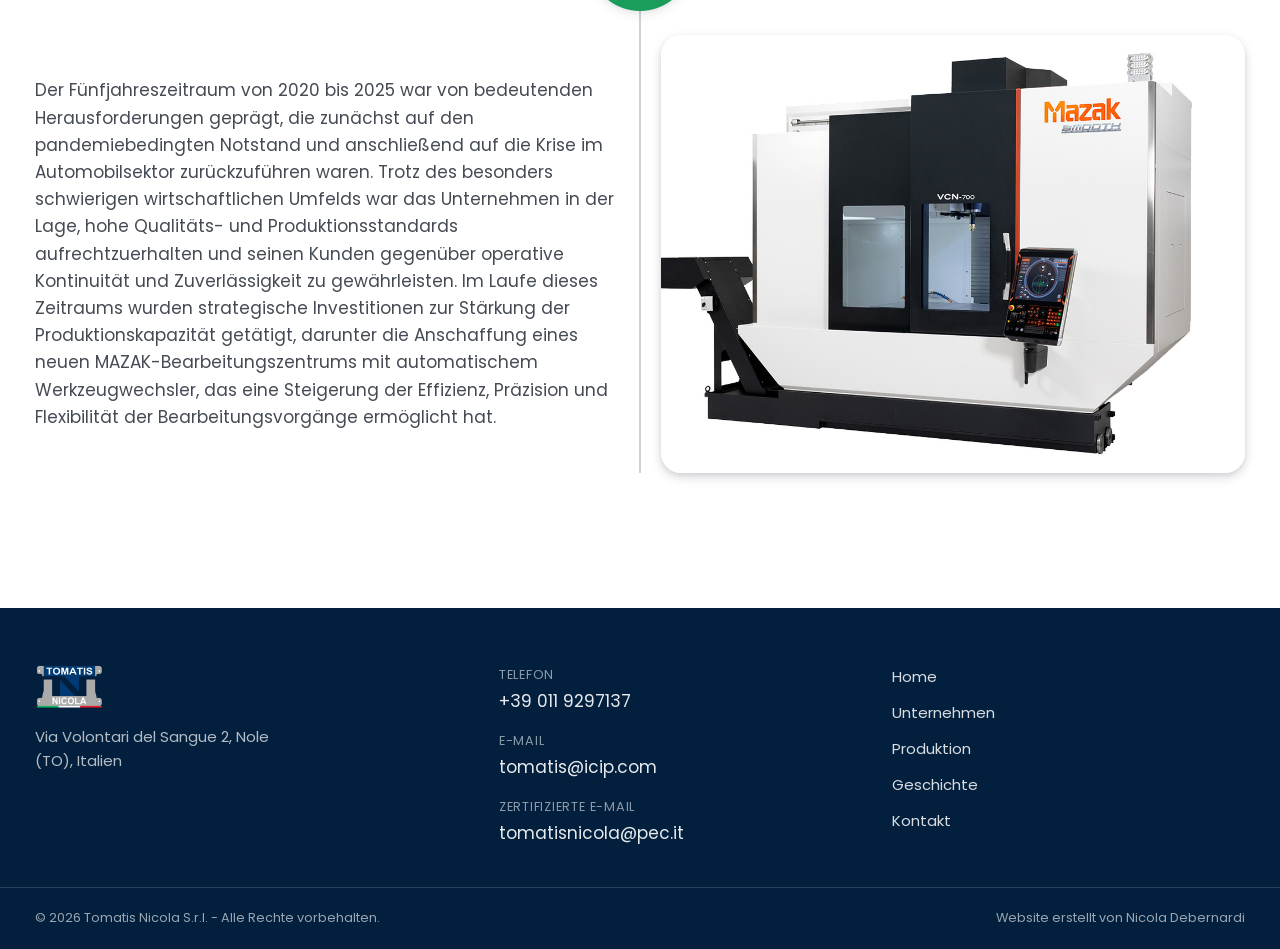
<file: de/storia.html>
<!DOCTYPE html>
<html lang="de" data-page="storia">
<head>
<meta charset="UTF-8">
<meta name="viewport" content="width=device-width, initial-scale=1.0">
<title>Geschichte - Tomatis Nicola S.r.l.</title>
<meta name="description" content="Tomatis Nicola S.r.l. - Herstellung von Kaltumformwerkzeugen für die Automobilindustrie. Über 50 Jahre Erfahrung in Nole, Italien.">
<meta name="color-scheme" content="light dark">
<link rel="icon" type="image/png" href="../assets/img/favicon.png">

<!-- Hreflang per SEO multilingua -->
<link rel="alternate" hreflang="it" href="/storia.html">
<link rel="alternate" hreflang="en" href="/en/storia.html">
<link rel="alternate" hreflang="de" href="/de/storia.html">
<link rel="alternate" hreflang="x-default" href="/storia.html">

<!-- Open Graph -->
<meta property="og:title" content="Geschichte - Tomatis Nicola S.r.l.">
<meta property="og:description" content="Tomatis Nicola S.r.l. - Herstellung von Kaltumformwerkzeugen für die Automobilindustrie. Über 50 Jahre Erfahrung in Nole, Italien.">
<meta property="og:type" content="website">
<meta property="og:locale" content="de_DE">

<link rel="preconnect" href="https://fonts.googleapis.com">
<link rel="preconnect" href="https://fonts.gstatic.com" crossorigin>
<link href="https://fonts.googleapis.com/css2?family=Poppins:ital,wght@0,300;0,400;0,500;0,600;0,700;0,800;1,400&display=swap" rel="stylesheet">

<link rel="stylesheet" href="../assets/css/main.css">

<!-- Applica subito la lingua salvata, reindirizzando se necessario, con la
     stessa logica/tempistica del tema chiaro/scuro: gira prima che la
     pagina venga dipinta, per evitare di mostrare per un istante la lingua
     sbagliata prima di un eventuale redirect. -->
<script>
  (function() {
    try {
      var savedLang = localStorage.getItem('tomatis-lang');
      var currentLang = document.documentElement.getAttribute('lang');
      if (savedLang && savedLang !== currentLang) {
        var redirectMap = {"it":"../storia.html","en":"../en/storia.html","de":"../de/storia.html"};
        var target = redirectMap[savedLang];
        if (target) {
          window.location.replace(target);
        }
      }
    } catch (e) {}
  })();
</script>

<!-- Imposta subito il tema per evitare flash chiaro/scuro -->
<script>
  (function() {
    var saved = localStorage.getItem('tomatis-theme');
    var theme = saved || (window.matchMedia('(prefers-color-scheme: dark)').matches ? 'dark' : 'light');
    document.documentElement.setAttribute('data-theme', theme);
  })();
</script>

</head>
<body data-asset-path="../">
<header class="site-header" data-component="header">
  <div class="site-header__inner">
    <a href="./index.html" class="brand" aria-label="Tomatis Nicola S.r.l. - Home">
      <picture>
        <source srcset="../assets/img/logo.webp" type="image/webp">
        <img src="../assets/img/logo.png" alt="Tomatis Nicola S.r.l." class="brand__logo" width="160" height="64" />
      </picture>
    </a>

    <nav class="main-nav" aria-label="Sprache">
      <ul class="main-nav__list">
        <li class="main-nav__item">
          <a href="./index.html" class="main-nav__link">Home</a>
        </li>
        <li class="main-nav__item main-nav__item--has-sub">
          <a href="./azienda.html" class="main-nav__link">Unternehmen</a>
          <div class="main-nav__sub">
            <ul class="main-nav__sub-box">
              <li><a href="./azienda.html#macchinari">Unsere Maschinen</a></li>
              <li><a href="./azienda.html#staff">Unser Team</a></li>
              <li><a href="./azienda.html#qualita">Qualität, Sicherheit & Umwelt</a></li>
            </ul>
          </div>
        </li>
        <li class="main-nav__item main-nav__item--has-sub">
          <a href="./produzione.html" class="main-nav__link">Produktion</a>
          <div class="main-nav__sub">
            <ul class="main-nav__sub-box">
              <li><a href="./produzione.html#come-nasce">So entsteht ein Werkzeug</a></li>
              <li><a href="./produzione.html#i-nostri-stampi">Unsere Werkzeuge</a></li>
              <li><a href="./produzione.html#altre-realizzazioni">Weitere Projekte</a></li>
            </ul>
          </div>
        </li>
        <li class="main-nav__item">
          <a href="./storia.html" class="main-nav__link is-active">Geschichte</a>
        </li>
        <li class="main-nav__item">
          <a href="./contatti.html" class="main-nav__link">Kontakt</a>
        </li>
      </ul>
    </nav>

    <div class="site-header__controls">
      <div class="lang-switch" data-component="lang-switch">
        <button type="button" class="lang-switch__trigger" aria-haspopup="true" aria-expanded="false">
          <span class="lang-switch__current">de</span>
          <svg class="lang-switch__chevron" viewBox="0 0 12 8" width="12" height="8" aria-hidden="true"><path d="M1 1l5 5 5-5" stroke="currentColor" stroke-width="1.6" fill="none" stroke-linecap="round" stroke-linejoin="round"/></svg>
        </button>
        <ul class="lang-switch__menu" role="menu">
          <li role="none"><a role="menuitem" href="../storia.html" data-lang-code="it">IT</a></li>
          <li role="none"><a role="menuitem" href="../en/storia.html" data-lang-code="en">EN</a></li>
          <li role="none"><a role="menuitem" href="../de/storia.html" data-lang-code="de" aria-current="true" class="is-current">DE</a></li>
        </ul>
      </div>

      <button type="button" class="theme-toggle" data-component="theme-toggle" aria-label="Hell-/Dunkelmodus umschalten" aria-pressed="false">
        <svg class="theme-toggle__icon theme-toggle__icon--sun" viewBox="0 0 24 24" width="20" height="20" aria-hidden="true"><circle cx="12" cy="12" r="4.5" fill="none" stroke="currentColor" stroke-width="1.8"/><g stroke="currentColor" stroke-width="1.8" stroke-linecap="round"><path d="M12 2.5v2.5M12 19v2.5M4.2 4.2l1.8 1.8M18 18l1.8 1.8M2.5 12h2.5M19 12h2.5M4.2 19.8L6 18M18 6l1.8-1.8"/></g></svg>
        <svg class="theme-toggle__icon theme-toggle__icon--moon" viewBox="0 0 24 24" width="20" height="20" aria-hidden="true"><path d="M20 14.5A8.5 8.5 0 1 1 9.5 4a7 7 0 0 0 10.5 10.5z" fill="currentColor"/></svg>
      </button>

      <button type="button" class="mobile-menu-toggle" data-component="mobile-menu-toggle" aria-label="Navigationsmenü öffnen" aria-expanded="false" aria-controls="mobile-nav">
        <span class="mobile-menu-toggle__bar"></span>
        <span class="mobile-menu-toggle__bar"></span>
        <span class="mobile-menu-toggle__bar"></span>
      </button>
    </div>
  </div>
</header>

<div class="mobile-nav" id="mobile-nav" data-component="mobile-nav" aria-hidden="true">
  <ul class="mobile-nav__list">
    <li><a href="./index.html" class="mobile-nav__link">Home</a></li>
    <li class="mobile-nav__group">
      <a href="./azienda.html" class="mobile-nav__link">Unternehmen</a>
      <ul class="mobile-nav__sub">
        <li><a href="./azienda.html#macchinari">Unsere Maschinen</a></li>
        <li><a href="./azienda.html#staff">Unser Team</a></li>
        <li><a href="./azienda.html#qualita">Qualität, Sicherheit & Umwelt</a></li>
      </ul>
    </li>
    <li class="mobile-nav__group">
      <a href="./produzione.html" class="mobile-nav__link">Produktion</a>
      <ul class="mobile-nav__sub">
        <li><a href="./produzione.html#come-nasce">So entsteht ein Werkzeug</a></li>
        <li><a href="./produzione.html#i-nostri-stampi">Unsere Werkzeuge</a></li>
        <li><a href="./produzione.html#altre-realizzazioni">Weitere Projekte</a></li>
      </ul>
    </li>
    <li><a href="./storia.html" class="mobile-nav__link is-active">Geschichte</a></li>
    <li><a href="./contatti.html" class="mobile-nav__link">Kontakt</a></li>
  </ul>
</div>


<main id="main-content">

  <section class="page-hero">
    <div class="page-hero__inner">
      <p class="page-hero__eyebrow">Tomatis Nicola S.r.l.</p>
      <h1 class="page-hero__title">Geschichte</h1>
      <p class="page-hero__subtitle">Über fünfzig Jahre Wachstum, eine Berufung: Präzision.</p>
    </div>
  </section>

  <section class="section">
    <div class="section__inner">
      <ol class="timeline">
        <li class="timeline__item">
          <div class="timeline__marker"><span>1969</span></div>
          <div class="timeline__row">
            <div class="timeline__media"><picture><source srcset="../assets/img/storia/timeline-01.webp" type="image/webp"><img src="../assets/img/storia/timeline-01.jpg" alt="" loading="lazy" width="520" height="360"></picture></div>
            <div class="timeline__text"><p>Das Unternehmen wurde 1969 in der Werkstatt seines Gründers Nicola Tomatis gegründet. Auf einem von seinem Vater Pietro geerbten Grundstück baute er den ersten Kern seiner mechanischen Werkstatt und spezialisierte sich auf Kaltumformwerkzeuge für Blech. Im Laufe der Jahre wurde dieser Kern mehrfach erweitert, bis die heutige Ausdehnung von über 2.000 m² überdachter Fläche erreicht wurde. Aus dem Einzelunternehmen wurde zunächst eine OHG und 1990 eine S.r.l., wobei die familiengeführte Leitung und heute ein Team von sechzehn Mitarbeitern erhalten blieben.</p></div>
          </div>
        </li>
        <li class="timeline__item timeline__item--reverse">
          <div class="timeline__marker"><span>1975–77</span></div>
          <div class="timeline__row">
            <div class="timeline__media"><picture><source srcset="../assets/img/storia/timeline-02.webp" type="image/webp"><img src="../assets/img/storia/timeline-02.jpg" alt="" loading="lazy" width="520" height="360"></picture></div>
            <div class="timeline__text"><p>Erste sichtgesteuerte Automatikmaschinen und eine Kopierfräsmaschine. Von Anfang an war es Nicolas Ziel, die technologische Ausstattung stets aktuell zu halten, und er investierte regelmäßig in neu konzipierte Maschinen. In diesen Jahren wurden die ersten sichtgesteuerten Automatikmaschinen sowie eine Kopierfräsmaschine angeschafft, die mit speziellen Sensoren Holz- oder Kunstharzmodelle abtastete und über ein mit den Werkzeugen verbundenes Kupplungssystem das Werkzeugmaterial direkt fräste.</p></div>
          </div>
        </li>
        <li class="timeline__item">
          <div class="timeline__marker"><span>1979–80</span></div>
          <div class="timeline__row">
            <div class="timeline__media"><picture><source srcset="../assets/img/storia/timeline-03.webp" type="image/webp"><img src="../assets/img/storia/timeline-03.jpg" alt="" loading="lazy" width="520" height="360"></picture></div>
            <div class="timeline__text"><p>Erste Erweiterung der Werkstatt. Mit der Zeit entstand der Bedarf an größeren Räumen, um den wachsenden Kundenanforderungen zu entsprechen. In den neuen Räumlichkeiten wurde eine neue, programmierbare MECOF-Fräsmaschine mit Positioniersystem installiert, um mit der Bearbeitungstechnologie Schritt zu halten.</p></div>
          </div>
        </li>
        <li class="timeline__item timeline__item--reverse">
          <div class="timeline__marker"><span>1985–92</span></div>
          <div class="timeline__row">
            <div class="timeline__media"><picture><source srcset="../assets/img/storia/timeline-04.webp" type="image/webp"><img src="../assets/img/storia/timeline-04.jpg" alt="" loading="lazy" width="520" height="360"></picture></div>
            <div class="timeline__text"><p>Bau des Bürogebäudes und Installation der ersten numerisch gesteuerten Maschinen. Neue CNC-Maschinen mit Kontakttaster zur Digitalisierung von Kunstharzmodellen. Anschaffung des ersten CAD/CAM-Systems, mit dem das technische Büro begann, die Konstruktion vom traditionellen Zeichenbrett auf den PC zu verlegen.</p></div>
          </div>
        </li>
        <li class="timeline__item">
          <div class="timeline__marker"><span>1997–98</span></div>
          <div class="timeline__row">
            <div class="timeline__media"><picture><source srcset="../assets/img/storia/timeline-05.webp" type="image/webp"><img src="../assets/img/storia/timeline-05.jpg" alt="" loading="lazy" width="520" height="360"></picture></div>
            <div class="timeline__text"><p>Zweite Erweiterung mit Installation eines Messzentrums. Diese Erweiterung schuf größere Räumlichkeiten, ausgestattet mit einem leistungsfähigeren Hallenkran und einer ersten Presse für Werkzeugtests, und ermöglichte den Bau mittelgroßer Werkzeuge.</p></div>
          </div>
        </li>
        <li class="timeline__item timeline__item--reverse">
          <div class="timeline__marker"><span>2006–17</span></div>
          <div class="timeline__row">
            <div class="timeline__media"><picture><source srcset="../assets/img/storia/timeline-06.webp" type="image/webp"><img src="../assets/img/storia/timeline-06.jpg" alt="" loading="lazy" width="520" height="360"></picture></div>
            <div class="timeline__text"><p>Erweiterung mit Installation der Gigant-Presse und eines 25-Tonnen-Hallenkrans. Neue FPT-Fräsmaschinen der Industrie 4.0. Diese weiteren Schritte ermöglichten den Einstieg in den Markt für Großwerkzeuge.</p></div>
          </div>
        </li>
        <li class="timeline__item">
          <div class="timeline__marker"><span>2019–20</span></div>
          <div class="timeline__row">
            <div class="timeline__media"><picture><source srcset="../assets/img/storia/timeline-07.webp" type="image/webp"><img src="../assets/img/storia/timeline-07.jpg" alt="" loading="lazy" width="520" height="360"></picture></div>
            <div class="timeline__text"><p>Fünfzig Jahre Tätigkeit.</p></div>
          </div>
        </li>
        <li class="timeline__item timeline__item--reverse">
          <div class="timeline__marker timeline__marker--highlight"><span>2020–25</span></div>
          <div class="timeline__row">
            <div class="timeline__media"><picture><source srcset="../assets/img/storia/Mazak Macchinario.webp" type="image/webp"><img src="../assets/img/storia/Mazak Macchinario.jpg" alt="" loading="lazy" width="520" height="360"></picture></div>
            <div class="timeline__text"><p>Der Fünfjahreszeitraum von 2020 bis 2025 war von bedeutenden Herausforderungen geprägt, die zunächst auf den pandemiebedingten Notstand und anschließend auf die Krise im Automobilsektor zurückzuführen waren. Trotz des besonders schwierigen wirtschaftlichen Umfelds war das Unternehmen in der Lage, hohe Qualitäts- und Produktionsstandards aufrechtzuerhalten und seinen Kunden gegenüber operative Kontinuität und Zuverlässigkeit zu gewährleisten. Im Laufe dieses Zeitraums wurden strategische Investitionen zur Stärkung der Produktionskapazität getätigt, darunter die Anschaffung eines neuen MAZAK-Bearbeitungszentrums mit automatischem Werkzeugwechsler, das eine Steigerung der Effizienz, Präzision und Flexibilität der Bearbeitungsvorgänge ermöglicht hat.</p></div>
          </div>
        </li>
      </ol>
    </div>
  </section>

</main>

<footer class="site-footer">
  <div class="site-footer__inner">
    <div class="site-footer__brand">
      <picture>
        <source srcset="../assets/img/logo.webp" type="image/webp">
        <img src="../assets/img/logo.png" alt="Tomatis Nicola S.r.l." class="site-footer__logo" width="140" height="56" />
      </picture>
      <p class="site-footer__address">Via Volontari del Sangue 2, Nole (TO), Italien</p>
    </div>

    <div class="site-footer__contacts">
      <a href="tel:+390119297137" class="site-footer__contact-link">
        <span class="site-footer__contact-label">Telefon</span>
        <span>+39 011 9297137</span>
      </a>
      <a href="mailto:tomatis@icip.com" class="site-footer__contact-link">
        <span class="site-footer__contact-label">E-Mail</span>
        <span>tomatis@icip.com</span>
      </a>
      <a href="mailto:tomatisnicola@pec.it" class="site-footer__contact-link">
        <span class="site-footer__contact-label">Zertifizierte E-Mail</span>
        <span>tomatisnicola@pec.it</span>
      </a>
    </div>

    <nav class="site-footer__nav" aria-label="Alle Rechte vorbehalten">
      <a href="./index.html">Home</a>
      <a href="./azienda.html">Unternehmen</a>
      <a href="./produzione.html">Produktion</a>
      <a href="./storia.html">Geschichte</a>
      <a href="./contatti.html">Kontakt</a>
    </nav>
  </div>

  <div class="site-footer__bottom">
    <p>&copy; <span data-current-year>2026</span> Tomatis Nicola S.r.l. - Alle Rechte vorbehalten.</p>
    <p>Website erstellt von Nicola Debernardi</p>
  </div>
</footer>

<script src="../assets/js/main.js" defer></script>
</body>
</html>
</file>
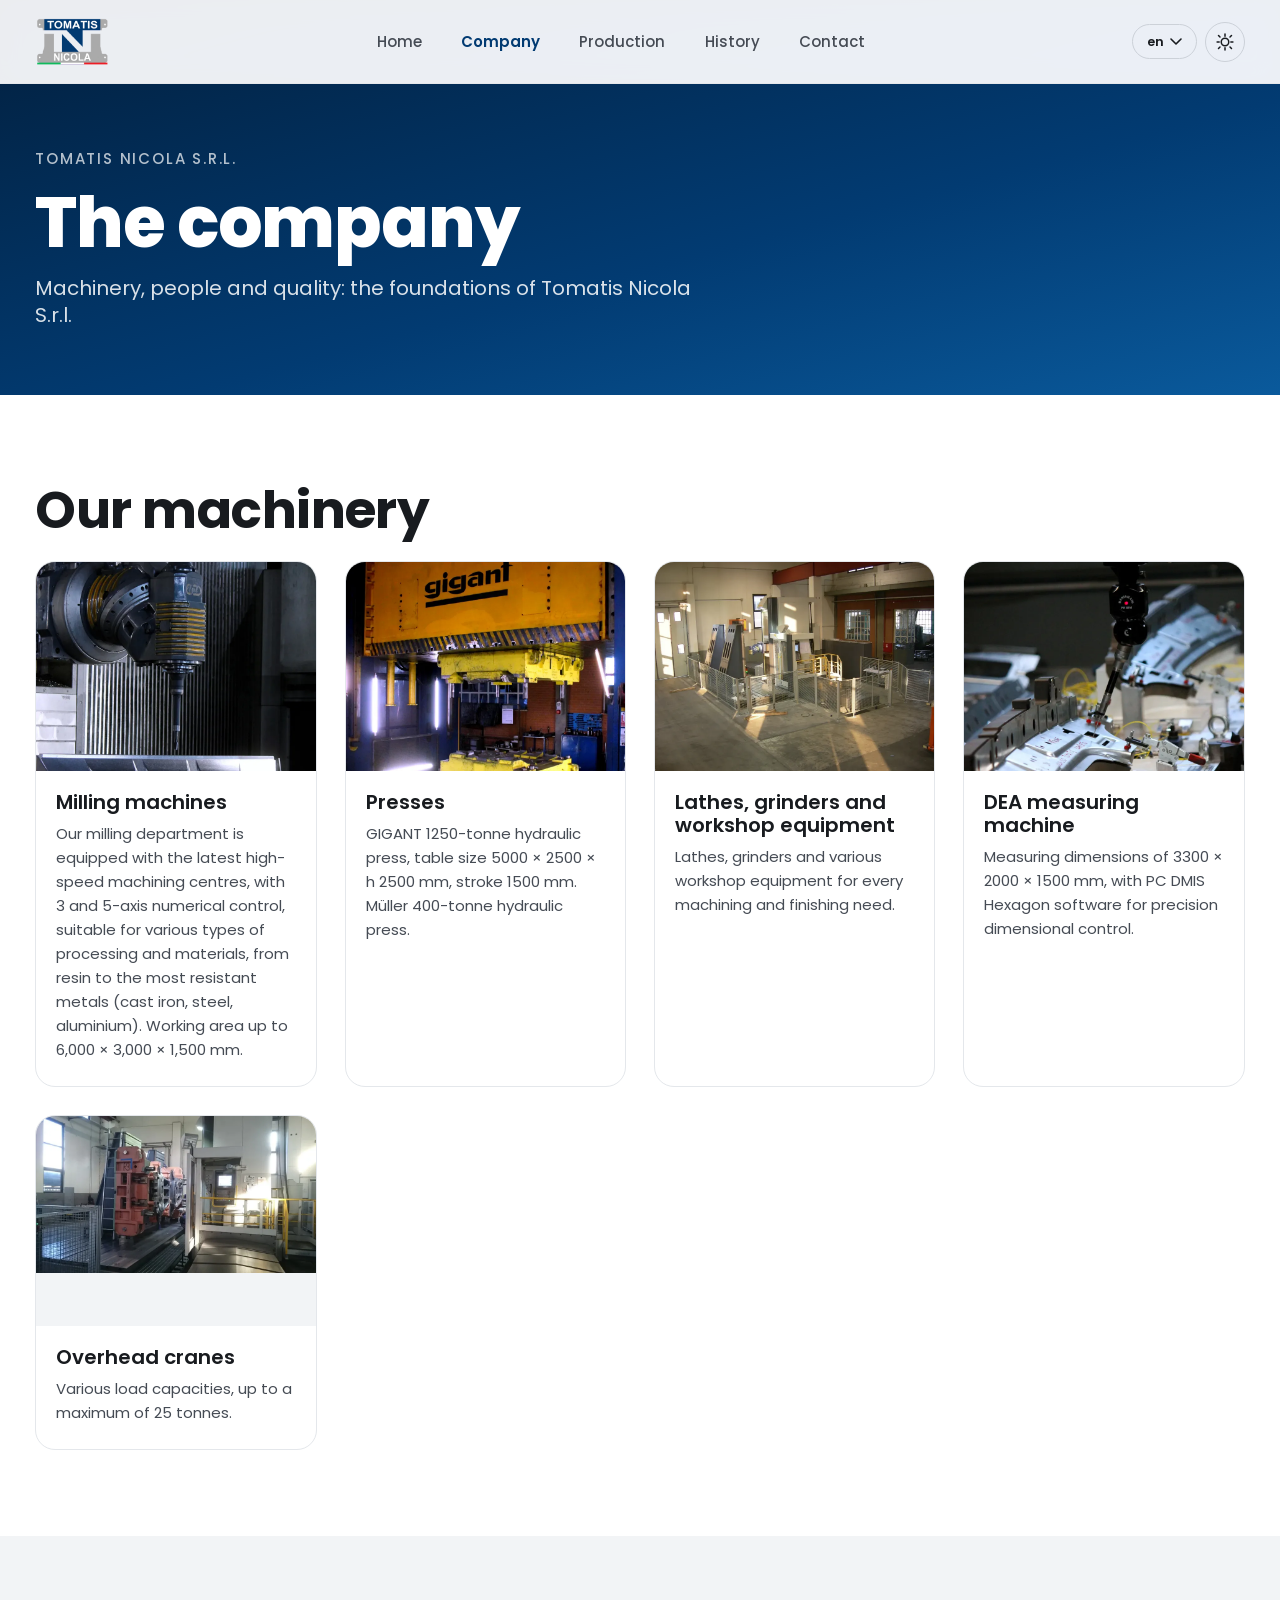
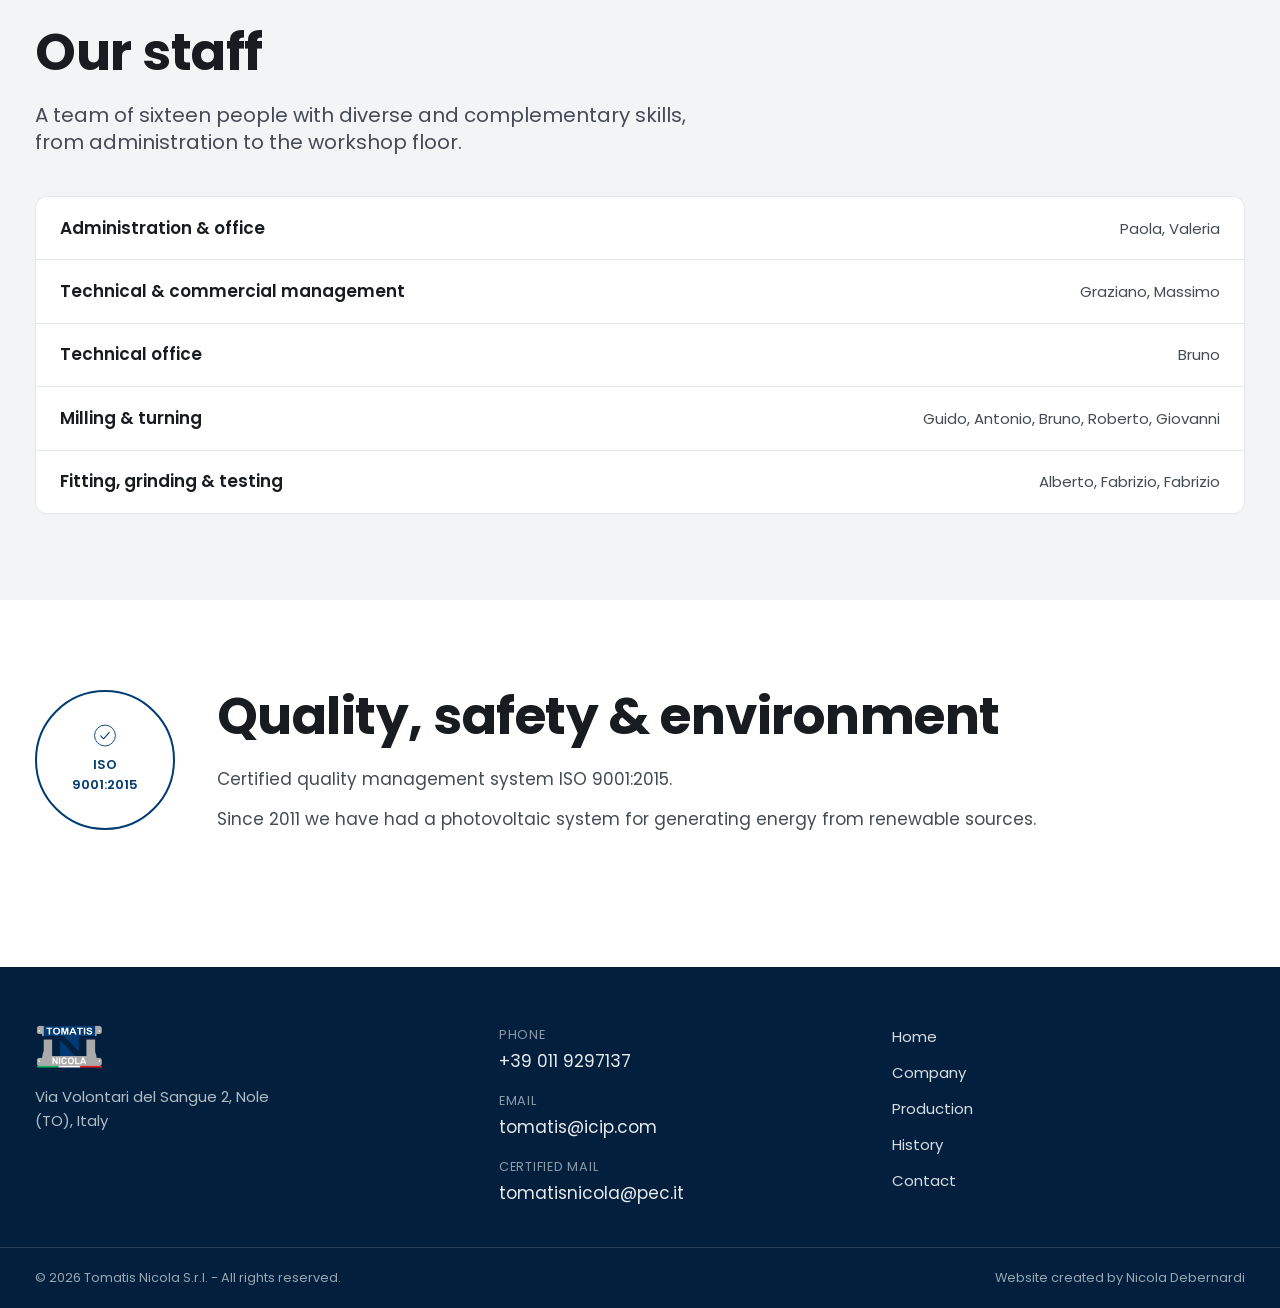
<file: en/azienda.html>
<!DOCTYPE html>
<html lang="en" data-page="azienda">
<head>
<meta charset="UTF-8">
<meta name="viewport" content="width=device-width, initial-scale=1.0">
<title>The company - Tomatis Nicola S.r.l.</title>
<meta name="description" content="Tomatis Nicola S.r.l. - Manufacturing cold-forming sheet metal moulds for the automotive industry. Over 50 years of experience in Nole, Italy.">
<meta name="color-scheme" content="light dark">
<link rel="icon" type="image/png" href="../assets/img/favicon.png">

<!-- Hreflang per SEO multilingua -->
<link rel="alternate" hreflang="it" href="/azienda.html">
<link rel="alternate" hreflang="en" href="/en/azienda.html">
<link rel="alternate" hreflang="de" href="/de/azienda.html">
<link rel="alternate" hreflang="x-default" href="/azienda.html">

<!-- Open Graph -->
<meta property="og:title" content="The company - Tomatis Nicola S.r.l.">
<meta property="og:description" content="Tomatis Nicola S.r.l. - Manufacturing cold-forming sheet metal moulds for the automotive industry. Over 50 years of experience in Nole, Italy.">
<meta property="og:type" content="website">
<meta property="og:locale" content="en_GB">

<link rel="preconnect" href="https://fonts.googleapis.com">
<link rel="preconnect" href="https://fonts.gstatic.com" crossorigin>
<link href="https://fonts.googleapis.com/css2?family=Poppins:ital,wght@0,300;0,400;0,500;0,600;0,700;0,800;1,400&display=swap" rel="stylesheet">

<link rel="stylesheet" href="../assets/css/main.css">

<!-- Applica subito la lingua salvata, reindirizzando se necessario, con la
     stessa logica/tempistica del tema chiaro/scuro: gira prima che la
     pagina venga dipinta, per evitare di mostrare per un istante la lingua
     sbagliata prima di un eventuale redirect. -->
<script>
  (function() {
    try {
      var savedLang = localStorage.getItem('tomatis-lang');
      var currentLang = document.documentElement.getAttribute('lang');
      if (savedLang && savedLang !== currentLang) {
        var redirectMap = {"it":"../azienda.html","en":"../en/azienda.html","de":"../de/azienda.html"};
        var target = redirectMap[savedLang];
        if (target) {
          window.location.replace(target);
        }
      }
    } catch (e) {}
  })();
</script>

<!-- Imposta subito il tema per evitare flash chiaro/scuro -->
<script>
  (function() {
    var saved = localStorage.getItem('tomatis-theme');
    var theme = saved || (window.matchMedia('(prefers-color-scheme: dark)').matches ? 'dark' : 'light');
    document.documentElement.setAttribute('data-theme', theme);
  })();
</script>

</head>
<body data-asset-path="../">
<header class="site-header" data-component="header">
  <div class="site-header__inner">
    <a href="./index.html" class="brand" aria-label="Tomatis Nicola S.r.l. - Home">
      <picture>
        <source srcset="../assets/img/logo.webp" type="image/webp">
        <img src="../assets/img/logo.png" alt="Tomatis Nicola S.r.l." class="brand__logo" width="160" height="64" />
      </picture>
    </a>

    <nav class="main-nav" aria-label="Language">
      <ul class="main-nav__list">
        <li class="main-nav__item">
          <a href="./index.html" class="main-nav__link">Home</a>
        </li>
        <li class="main-nav__item main-nav__item--has-sub">
          <a href="./azienda.html" class="main-nav__link is-active">Company</a>
          <div class="main-nav__sub">
            <ul class="main-nav__sub-box">
              <li><a href="./azienda.html#macchinari">Our machinery</a></li>
              <li><a href="./azienda.html#staff">Our staff</a></li>
              <li><a href="./azienda.html#qualita">Quality, safety & environment</a></li>
            </ul>
          </div>
        </li>
        <li class="main-nav__item main-nav__item--has-sub">
          <a href="./produzione.html" class="main-nav__link">Production</a>
          <div class="main-nav__sub">
            <ul class="main-nav__sub-box">
              <li><a href="./produzione.html#come-nasce">How a mould is made</a></li>
              <li><a href="./produzione.html#i-nostri-stampi">Our moulds</a></li>
              <li><a href="./produzione.html#altre-realizzazioni">Other projects</a></li>
            </ul>
          </div>
        </li>
        <li class="main-nav__item">
          <a href="./storia.html" class="main-nav__link">History</a>
        </li>
        <li class="main-nav__item">
          <a href="./contatti.html" class="main-nav__link">Contact</a>
        </li>
      </ul>
    </nav>

    <div class="site-header__controls">
      <div class="lang-switch" data-component="lang-switch">
        <button type="button" class="lang-switch__trigger" aria-haspopup="true" aria-expanded="false">
          <span class="lang-switch__current">en</span>
          <svg class="lang-switch__chevron" viewBox="0 0 12 8" width="12" height="8" aria-hidden="true"><path d="M1 1l5 5 5-5" stroke="currentColor" stroke-width="1.6" fill="none" stroke-linecap="round" stroke-linejoin="round"/></svg>
        </button>
        <ul class="lang-switch__menu" role="menu">
          <li role="none"><a role="menuitem" href="../azienda.html" data-lang-code="it">IT</a></li>
          <li role="none"><a role="menuitem" href="../en/azienda.html" data-lang-code="en" aria-current="true" class="is-current">EN</a></li>
          <li role="none"><a role="menuitem" href="../de/azienda.html" data-lang-code="de">DE</a></li>
        </ul>
      </div>

      <button type="button" class="theme-toggle" data-component="theme-toggle" aria-label="Toggle light/dark theme" aria-pressed="false">
        <svg class="theme-toggle__icon theme-toggle__icon--sun" viewBox="0 0 24 24" width="20" height="20" aria-hidden="true"><circle cx="12" cy="12" r="4.5" fill="none" stroke="currentColor" stroke-width="1.8"/><g stroke="currentColor" stroke-width="1.8" stroke-linecap="round"><path d="M12 2.5v2.5M12 19v2.5M4.2 4.2l1.8 1.8M18 18l1.8 1.8M2.5 12h2.5M19 12h2.5M4.2 19.8L6 18M18 6l1.8-1.8"/></g></svg>
        <svg class="theme-toggle__icon theme-toggle__icon--moon" viewBox="0 0 24 24" width="20" height="20" aria-hidden="true"><path d="M20 14.5A8.5 8.5 0 1 1 9.5 4a7 7 0 0 0 10.5 10.5z" fill="currentColor"/></svg>
      </button>

      <button type="button" class="mobile-menu-toggle" data-component="mobile-menu-toggle" aria-label="Open navigation menu" aria-expanded="false" aria-controls="mobile-nav">
        <span class="mobile-menu-toggle__bar"></span>
        <span class="mobile-menu-toggle__bar"></span>
        <span class="mobile-menu-toggle__bar"></span>
      </button>
    </div>
  </div>
</header>

<div class="mobile-nav" id="mobile-nav" data-component="mobile-nav" aria-hidden="true">
  <ul class="mobile-nav__list">
    <li><a href="./index.html" class="mobile-nav__link">Home</a></li>
    <li class="mobile-nav__group">
      <a href="./azienda.html" class="mobile-nav__link is-active">Company</a>
      <ul class="mobile-nav__sub">
        <li><a href="./azienda.html#macchinari">Our machinery</a></li>
        <li><a href="./azienda.html#staff">Our staff</a></li>
        <li><a href="./azienda.html#qualita">Quality, safety & environment</a></li>
      </ul>
    </li>
    <li class="mobile-nav__group">
      <a href="./produzione.html" class="mobile-nav__link">Production</a>
      <ul class="mobile-nav__sub">
        <li><a href="./produzione.html#come-nasce">How a mould is made</a></li>
        <li><a href="./produzione.html#i-nostri-stampi">Our moulds</a></li>
        <li><a href="./produzione.html#altre-realizzazioni">Other projects</a></li>
      </ul>
    </li>
    <li><a href="./storia.html" class="mobile-nav__link">History</a></li>
    <li><a href="./contatti.html" class="mobile-nav__link">Contact</a></li>
  </ul>
</div>


<main id="main-content">

  <section class="page-hero">
    <div class="page-hero__inner">
      <p class="page-hero__eyebrow">Tomatis Nicola S.r.l.</p>
      <h1 class="page-hero__title">The company</h1>
      <p class="page-hero__subtitle">Machinery, people and quality: the foundations of Tomatis Nicola S.r.l.</p>
    </div>
  </section>

  <section class="section" id="macchinari">
    <div class="section__inner">
      <h2 class="section__title">Our machinery</h2>
      <div class="machinery-grid">
        <article class="machinery-card">
          <div class="machinery-card__media">
            <picture><source srcset="../assets/img/azienda/frese.webp" type="image/webp"><img src="../assets/img/azienda/frese.jpg" alt="Milling machines" loading="lazy" width="480" height="360"></picture>
          </div>
          <h3 class="machinery-card__title">Milling machines</h3>
          <p class="machinery-card__text">Our milling department is equipped with the latest high-speed machining centres, with 3 and 5-axis numerical control, suitable for various types of processing and materials, from resin to the most resistant metals (cast iron, steel, aluminium). Working area up to 6,000 × 3,000 × 1,500 mm.</p>
        </article>
        <article class="machinery-card">
          <div class="machinery-card__media">
            <picture><source srcset="../assets/img/azienda/presse.webp" type="image/webp"><img src="../assets/img/azienda/presse.jpg" alt="Presses" loading="lazy" width="480" height="360"></picture>
          </div>
          <h3 class="machinery-card__title">Presses</h3>
          <p class="machinery-card__text">GIGANT 1250-tonne hydraulic press, table size 5000 × 2500 × h 2500 mm, stroke 1500 mm. Müller 400-tonne hydraulic press.</p>
        </article>
        <article class="machinery-card">
          <div class="machinery-card__media">
            <picture><source srcset="../assets/img/azienda/torni.webp" type="image/webp"><img src="../assets/img/azienda/torni.jpg" alt="Lathes, grinders and workshop equipment" loading="lazy" width="480" height="360"></picture>
          </div>
          <h3 class="machinery-card__title">Lathes, grinders and workshop equipment</h3>
          <p class="machinery-card__text">Lathes, grinders and various workshop equipment for every machining and finishing need.</p>
        </article>
        <article class="machinery-card">
          <div class="machinery-card__media">
            <picture><source srcset="../assets/img/azienda/dea.webp" type="image/webp"><img src="../assets/img/azienda/dea.jpg" alt="DEA measuring machine" loading="lazy" width="480" height="360"></picture>
          </div>
          <h3 class="machinery-card__title">DEA measuring machine</h3>
          <p class="machinery-card__text">Measuring dimensions of 3300 × 2000 × 1500 mm, with PC DMIS Hexagon software for precision dimensional control.</p>
        </article>
        <article class="machinery-card">
          <div class="machinery-card__media">
            <picture><source srcset="../assets/img/azienda/carriponte.webp" type="image/webp"><img src="../assets/img/azienda/carriponte.jpg" alt="Overhead cranes" loading="lazy" width="480" height="360"></picture>
          </div>
          <h3 class="machinery-card__title">Overhead cranes</h3>
          <p class="machinery-card__text">Various load capacities, up to a maximum of 25 tonnes.</p>
        </article>
      </div>
    </div>
  </section>

  <section class="section section--alt" id="staff">
    <div class="section__inner">
      <h2 class="section__title">Our staff</h2>
      <p class="section__lead">A team of sixteen people with diverse and complementary skills, from administration to the workshop floor.</p>
      <ul class="staff-list">
        <li class="staff-list__item"><span class="staff-list__role">Administration & office</span><span class="staff-list__names">Paola, Valeria</span></li>
        <li class="staff-list__item"><span class="staff-list__role">Technical & commercial management</span><span class="staff-list__names">Graziano, Massimo</span></li>
        <li class="staff-list__item"><span class="staff-list__role">Technical office</span><span class="staff-list__names">Bruno</span></li>
        <li class="staff-list__item"><span class="staff-list__role">Milling & turning</span><span class="staff-list__names">Guido, Antonio, Bruno, Roberto, Giovanni</span></li>
        <li class="staff-list__item"><span class="staff-list__role">Fitting, grinding & testing</span><span class="staff-list__names">Alberto, Fabrizio, Fabrizio</span></li>
      </ul>
    </div>
  </section>

  <section class="section" id="qualita">
    <div class="section__inner">
      <div class="iso-block">
        <div class="iso-block__badge">
          <svg viewBox="0 0 64 64" width="64" height="64" aria-hidden="true"><circle cx="32" cy="32" r="29" fill="none" stroke="currentColor" stroke-width="2.5"/><path d="M20 33l8 8 16-18" fill="none" stroke="currentColor" stroke-width="3" stroke-linecap="round" stroke-linejoin="round"/></svg>
          <span>ISO 9001:2015</span>
        </div>
        <div class="iso-block__text">
          <h2 class="section__title">Quality, safety & environment</h2>
          <p>Certified quality management system ISO 9001:2015.</p>
          <p>Since 2011 we have had a photovoltaic system for generating energy from renewable sources.</p>
        </div>
      </div>
    </div>
  </section>

</main>

<footer class="site-footer">
  <div class="site-footer__inner">
    <div class="site-footer__brand">
      <picture>
        <source srcset="../assets/img/logo.webp" type="image/webp">
        <img src="../assets/img/logo.png" alt="Tomatis Nicola S.r.l." class="site-footer__logo" width="140" height="56" />
      </picture>
      <p class="site-footer__address">Via Volontari del Sangue 2, Nole (TO), Italy</p>
    </div>

    <div class="site-footer__contacts">
      <a href="tel:+390119297137" class="site-footer__contact-link">
        <span class="site-footer__contact-label">Phone</span>
        <span>+39 011 9297137</span>
      </a>
      <a href="mailto:tomatis@icip.com" class="site-footer__contact-link">
        <span class="site-footer__contact-label">Email</span>
        <span>tomatis@icip.com</span>
      </a>
      <a href="mailto:tomatisnicola@pec.it" class="site-footer__contact-link">
        <span class="site-footer__contact-label">Certified mail</span>
        <span>tomatisnicola@pec.it</span>
      </a>
    </div>

    <nav class="site-footer__nav" aria-label="All rights reserved">
      <a href="./index.html">Home</a>
      <a href="./azienda.html">Company</a>
      <a href="./produzione.html">Production</a>
      <a href="./storia.html">History</a>
      <a href="./contatti.html">Contact</a>
    </nav>
  </div>

  <div class="site-footer__bottom">
    <p>&copy; <span data-current-year>2026</span> Tomatis Nicola S.r.l. - All rights reserved.</p>
    <p>Website created by Nicola Debernardi</p>
  </div>
</footer>

<script src="../assets/js/main.js" defer></script>
</body>
</html>
</file>
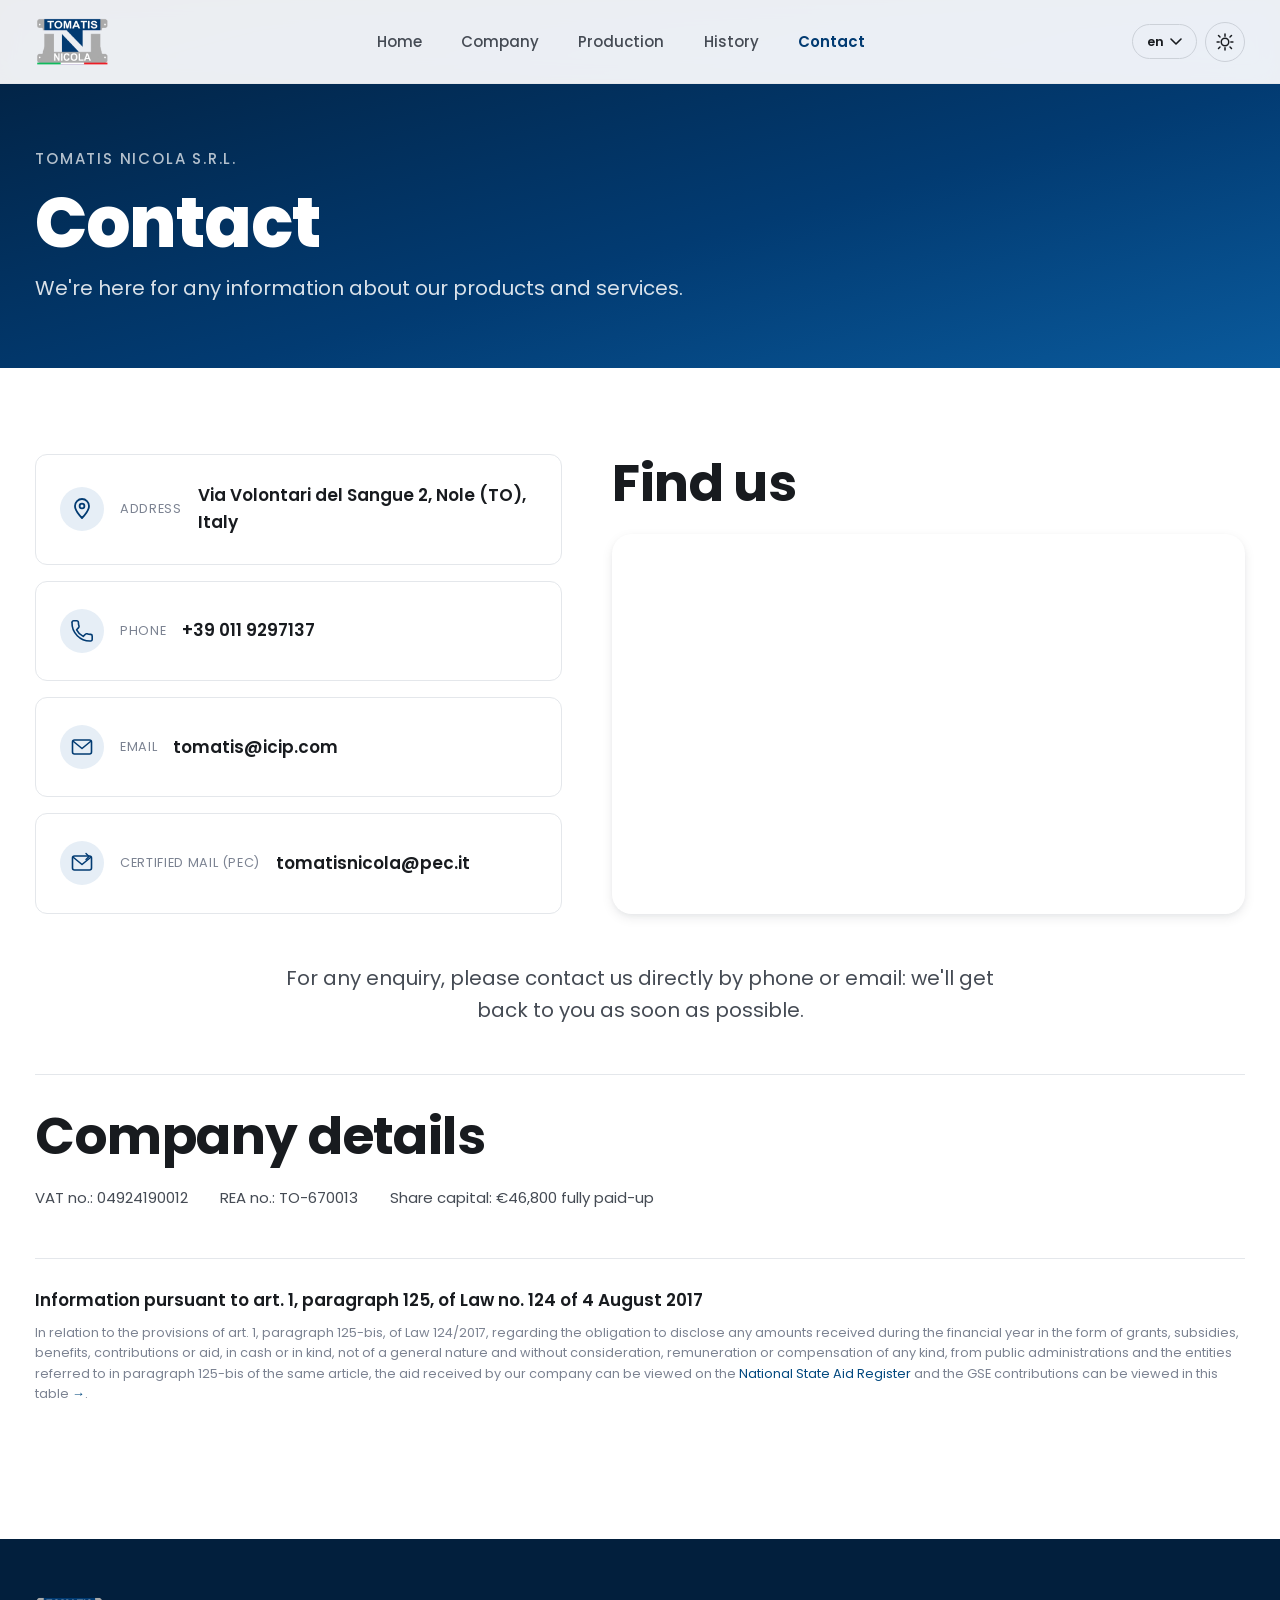
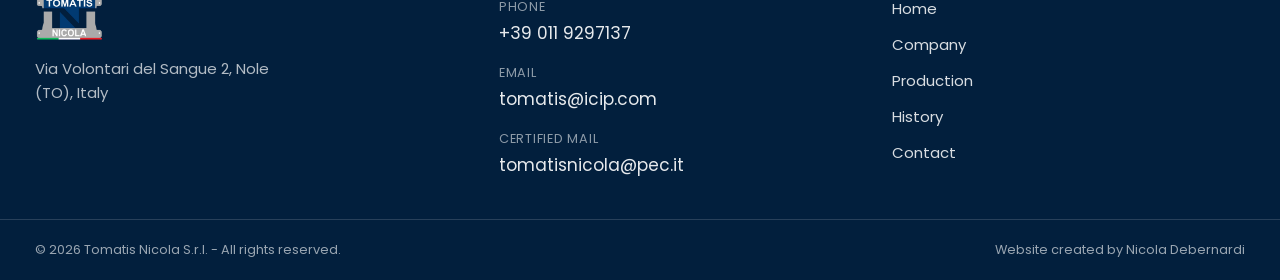
<file: en/contatti.html>
<!DOCTYPE html>
<html lang="en" data-page="contatti">
<head>
<meta charset="UTF-8">
<meta name="viewport" content="width=device-width, initial-scale=1.0">
<title>Contact - Tomatis Nicola S.r.l.</title>
<meta name="description" content="Tomatis Nicola S.r.l. - Manufacturing cold-forming sheet metal moulds for the automotive industry. Over 50 years of experience in Nole, Italy.">
<meta name="color-scheme" content="light dark">
<link rel="icon" type="image/png" href="../assets/img/favicon.png">

<!-- Hreflang per SEO multilingua -->
<link rel="alternate" hreflang="it" href="/contatti.html">
<link rel="alternate" hreflang="en" href="/en/contatti.html">
<link rel="alternate" hreflang="de" href="/de/contatti.html">
<link rel="alternate" hreflang="x-default" href="/contatti.html">

<!-- Open Graph -->
<meta property="og:title" content="Contact - Tomatis Nicola S.r.l.">
<meta property="og:description" content="Tomatis Nicola S.r.l. - Manufacturing cold-forming sheet metal moulds for the automotive industry. Over 50 years of experience in Nole, Italy.">
<meta property="og:type" content="website">
<meta property="og:locale" content="en_GB">

<link rel="preconnect" href="https://fonts.googleapis.com">
<link rel="preconnect" href="https://fonts.gstatic.com" crossorigin>
<link href="https://fonts.googleapis.com/css2?family=Poppins:ital,wght@0,300;0,400;0,500;0,600;0,700;0,800;1,400&display=swap" rel="stylesheet">

<link rel="stylesheet" href="../assets/css/main.css">

<!-- Applica subito la lingua salvata, reindirizzando se necessario, con la
     stessa logica/tempistica del tema chiaro/scuro: gira prima che la
     pagina venga dipinta, per evitare di mostrare per un istante la lingua
     sbagliata prima di un eventuale redirect. -->
<script>
  (function() {
    try {
      var savedLang = localStorage.getItem('tomatis-lang');
      var currentLang = document.documentElement.getAttribute('lang');
      if (savedLang && savedLang !== currentLang) {
        var redirectMap = {"it":"../contatti.html","en":"../en/contatti.html","de":"../de/contatti.html"};
        var target = redirectMap[savedLang];
        if (target) {
          window.location.replace(target);
        }
      }
    } catch (e) {}
  })();
</script>

<!-- Imposta subito il tema per evitare flash chiaro/scuro -->
<script>
  (function() {
    var saved = localStorage.getItem('tomatis-theme');
    var theme = saved || (window.matchMedia('(prefers-color-scheme: dark)').matches ? 'dark' : 'light');
    document.documentElement.setAttribute('data-theme', theme);
  })();
</script>

</head>
<body data-asset-path="../">
<header class="site-header" data-component="header">
  <div class="site-header__inner">
    <a href="./index.html" class="brand" aria-label="Tomatis Nicola S.r.l. - Home">
      <picture>
        <source srcset="../assets/img/logo.webp" type="image/webp">
        <img src="../assets/img/logo.png" alt="Tomatis Nicola S.r.l." class="brand__logo" width="160" height="64" />
      </picture>
    </a>

    <nav class="main-nav" aria-label="Language">
      <ul class="main-nav__list">
        <li class="main-nav__item">
          <a href="./index.html" class="main-nav__link">Home</a>
        </li>
        <li class="main-nav__item main-nav__item--has-sub">
          <a href="./azienda.html" class="main-nav__link">Company</a>
          <div class="main-nav__sub">
            <ul class="main-nav__sub-box">
              <li><a href="./azienda.html#macchinari">Our machinery</a></li>
              <li><a href="./azienda.html#staff">Our staff</a></li>
              <li><a href="./azienda.html#qualita">Quality, safety & environment</a></li>
            </ul>
          </div>
        </li>
        <li class="main-nav__item main-nav__item--has-sub">
          <a href="./produzione.html" class="main-nav__link">Production</a>
          <div class="main-nav__sub">
            <ul class="main-nav__sub-box">
              <li><a href="./produzione.html#come-nasce">How a mould is made</a></li>
              <li><a href="./produzione.html#i-nostri-stampi">Our moulds</a></li>
              <li><a href="./produzione.html#altre-realizzazioni">Other projects</a></li>
            </ul>
          </div>
        </li>
        <li class="main-nav__item">
          <a href="./storia.html" class="main-nav__link">History</a>
        </li>
        <li class="main-nav__item">
          <a href="./contatti.html" class="main-nav__link is-active">Contact</a>
        </li>
      </ul>
    </nav>

    <div class="site-header__controls">
      <div class="lang-switch" data-component="lang-switch">
        <button type="button" class="lang-switch__trigger" aria-haspopup="true" aria-expanded="false">
          <span class="lang-switch__current">en</span>
          <svg class="lang-switch__chevron" viewBox="0 0 12 8" width="12" height="8" aria-hidden="true"><path d="M1 1l5 5 5-5" stroke="currentColor" stroke-width="1.6" fill="none" stroke-linecap="round" stroke-linejoin="round"/></svg>
        </button>
        <ul class="lang-switch__menu" role="menu">
          <li role="none"><a role="menuitem" href="../contatti.html" data-lang-code="it">IT</a></li>
          <li role="none"><a role="menuitem" href="../en/contatti.html" data-lang-code="en" aria-current="true" class="is-current">EN</a></li>
          <li role="none"><a role="menuitem" href="../de/contatti.html" data-lang-code="de">DE</a></li>
        </ul>
      </div>

      <button type="button" class="theme-toggle" data-component="theme-toggle" aria-label="Toggle light/dark theme" aria-pressed="false">
        <svg class="theme-toggle__icon theme-toggle__icon--sun" viewBox="0 0 24 24" width="20" height="20" aria-hidden="true"><circle cx="12" cy="12" r="4.5" fill="none" stroke="currentColor" stroke-width="1.8"/><g stroke="currentColor" stroke-width="1.8" stroke-linecap="round"><path d="M12 2.5v2.5M12 19v2.5M4.2 4.2l1.8 1.8M18 18l1.8 1.8M2.5 12h2.5M19 12h2.5M4.2 19.8L6 18M18 6l1.8-1.8"/></g></svg>
        <svg class="theme-toggle__icon theme-toggle__icon--moon" viewBox="0 0 24 24" width="20" height="20" aria-hidden="true"><path d="M20 14.5A8.5 8.5 0 1 1 9.5 4a7 7 0 0 0 10.5 10.5z" fill="currentColor"/></svg>
      </button>

      <button type="button" class="mobile-menu-toggle" data-component="mobile-menu-toggle" aria-label="Open navigation menu" aria-expanded="false" aria-controls="mobile-nav">
        <span class="mobile-menu-toggle__bar"></span>
        <span class="mobile-menu-toggle__bar"></span>
        <span class="mobile-menu-toggle__bar"></span>
      </button>
    </div>
  </div>
</header>

<div class="mobile-nav" id="mobile-nav" data-component="mobile-nav" aria-hidden="true">
  <ul class="mobile-nav__list">
    <li><a href="./index.html" class="mobile-nav__link">Home</a></li>
    <li class="mobile-nav__group">
      <a href="./azienda.html" class="mobile-nav__link">Company</a>
      <ul class="mobile-nav__sub">
        <li><a href="./azienda.html#macchinari">Our machinery</a></li>
        <li><a href="./azienda.html#staff">Our staff</a></li>
        <li><a href="./azienda.html#qualita">Quality, safety & environment</a></li>
      </ul>
    </li>
    <li class="mobile-nav__group">
      <a href="./produzione.html" class="mobile-nav__link">Production</a>
      <ul class="mobile-nav__sub">
        <li><a href="./produzione.html#come-nasce">How a mould is made</a></li>
        <li><a href="./produzione.html#i-nostri-stampi">Our moulds</a></li>
        <li><a href="./produzione.html#altre-realizzazioni">Other projects</a></li>
      </ul>
    </li>
    <li><a href="./storia.html" class="mobile-nav__link">History</a></li>
    <li><a href="./contatti.html" class="mobile-nav__link is-active">Contact</a></li>
  </ul>
</div>


<main id="main-content">

  <section class="page-hero">
    <div class="page-hero__inner">
      <p class="page-hero__eyebrow">Tomatis Nicola S.r.l.</p>
      <h1 class="page-hero__title">Contact</h1>
      <p class="page-hero__subtitle">We're here for any information about our products and services.</p>
    </div>
  </section>

  <section class="section">
    <div class="section__inner">
      <div class="contacts-grid">
        <div class="contacts-grid__cards">
          <a class="contact-card" href="https://www.google.com/maps?ll=45.244805,7.577581&z=17&t=m&hl=it&gl=IT&mapclient=embed&daddr=TOMATIS+NICOLA+srl+Via+Volontari+del+Sangue,+2+10076+Nole+TO@45.24480519999999,7.577581299999999" target="_blank" rel="noopener noreferrer">
            <span class="contact-card__icon" aria-hidden="true">
              <svg viewBox="0 0 24 24" width="24" height="24"><path d="M12 21s7-7.2 7-12a7 7 0 1 0-14 0c0 4.8 7 12 7 12z" fill="none" stroke="currentColor" stroke-width="1.8" stroke-linejoin="round"/><circle cx="12" cy="9" r="2.4" fill="none" stroke="currentColor" stroke-width="1.8"/></svg>
            </span>
            <span class="contact-card__label">Address</span>
            <span class="contact-card__value">Via Volontari del Sangue 2, Nole (TO), Italy</span>
          </a>
          <a class="contact-card" href="tel:+390119297137">
            <span class="contact-card__icon" aria-hidden="true">
              <svg viewBox="0 0 24 24" width="24" height="24"><path d="M6.6 10.8a15 15 0 0 0 6.6 6.6l2.2-2.2a1.6 1.6 0 0 1 1.6-.4 11 11 0 0 0 3.6.6 1.6 1.6 0 0 1 1.6 1.6v3.2A1.6 1.6 0 0 1 20.6 22 18 18 0 0 1 2 3.4 1.6 1.6 0 0 1 3.6 1.8h3.2A1.6 1.6 0 0 1 8.4 3.4a11 11 0 0 0 .6 3.6 1.6 1.6 0 0 1-.4 1.6z" fill="none" stroke="currentColor" stroke-width="1.6" stroke-linejoin="round"/></svg>
            </span>
            <span class="contact-card__label">Phone</span>
            <span class="contact-card__value">+39 011 9297137</span>
          </a>
          <a class="contact-card" href="mailto:tomatis@icip.com">
            <span class="contact-card__icon" aria-hidden="true">
              <svg viewBox="0 0 24 24" width="24" height="24"><rect x="2.5" y="5" width="19" height="14" rx="2" fill="none" stroke="currentColor" stroke-width="1.6"/><path d="M3.5 6.5l8.5 7 8.5-7" fill="none" stroke="currentColor" stroke-width="1.6" stroke-linecap="round" stroke-linejoin="round"/></svg>
            </span>
            <span class="contact-card__label">Email</span>
            <span class="contact-card__value">tomatis@icip.com</span>
          </a>
          <a class="contact-card" href="mailto:tomatisnicola@pec.it">
            <span class="contact-card__icon" aria-hidden="true">
              <svg viewBox="0 0 24 24" width="24" height="24"><rect x="2.5" y="5" width="19" height="14" rx="2" fill="none" stroke="currentColor" stroke-width="1.6"/><path d="M3.5 6.5l8.5 7 8.5-7" fill="none" stroke="currentColor" stroke-width="1.6" stroke-linecap="round" stroke-linejoin="round"/><path d="M16 2.5l3 3-3 3" fill="none" stroke="currentColor" stroke-width="1.4" stroke-linecap="round" stroke-linejoin="round"/></svg>
            </span>
            <span class="contact-card__label">Certified mail (PEC)</span>
            <span class="contact-card__value">tomatisnicola@pec.it</span>
          </a>
        </div>

        <div class="contacts-grid__map">
          <h2 class="section__title">Find us</h2>
          <div class="map-embed">
            <iframe src="https://www.google.com/maps/embed?pb=!1m18!1m12!1m3!1d2809.147739024382!2d7.57538725138424!3d45.24480517899646!2m3!1f0!2f0!3f0!3m2!1i1024!2i768!4f13.1!3m3!1m2!1s0x4788677abb1a622b%3A0x9dd35290a7dffd74!2sTOMATIS%20NICOLA%20srl!5e0!3m2!1sit!2sit!4v1625759913299!5m2!1sit!2sit" width="100%" height="380" style="border:0;" allowfullscreen loading="lazy" referrerpolicy="no-referrer-when-downgrade" title="Find us"></iframe>
          </div>
        </div>
      </div>

      <p class="contacts-form-note">For any enquiry, please contact us directly by phone or email: we'll get back to you as soon as possible.</p>

      <div class="company-details">
        <h2 class="section__title">Company details</h2>
        <ul class="company-details__list">
          <li>VAT no.: 04924190012</li>
          <li>REA no.: TO-670013</li>
          <li>Share capital: €46,800 fully paid-up</li>
        </ul>
      </div>

      <div class="legal-block">
        <h2 class="legal-block__title">Information pursuant to art. 1, paragraph 125, of Law no. 124 of 4 August 2017</h2>
        <p class="legal-block__text">
          In relation to the provisions of art. 1, paragraph 125-bis, of Law 124/2017, regarding the obligation to disclose any amounts received during the financial year in the form of grants, subsidies, benefits, contributions or aid, in cash or in kind, not of a general nature and without consideration, remuneration or compensation of any kind, from public administrations and the entities referred to in paragraph 125-bis of the same article, the aid received by our company can be viewed on the
          <a href="https://www.rna.gov.it/RegistroNazionaleTrasparenza/faces/pages/TrasparenzaAiuto.jspx" target="_blank" rel="noopener noreferrer">National State Aid Register</a>
          and the GSE contributions can be viewed in this table
          <a href="https://drive.google.com/drive/folders/1gtW16XO0APg4g4ACQperezwYrHOkYd9K" target="_blank" rel="noopener noreferrer">→</a>.
        </p>
      </div>
    </div>
  </section>

</main>

<footer class="site-footer">
  <div class="site-footer__inner">
    <div class="site-footer__brand">
      <picture>
        <source srcset="../assets/img/logo.webp" type="image/webp">
        <img src="../assets/img/logo.png" alt="Tomatis Nicola S.r.l." class="site-footer__logo" width="140" height="56" />
      </picture>
      <p class="site-footer__address">Via Volontari del Sangue 2, Nole (TO), Italy</p>
    </div>

    <div class="site-footer__contacts">
      <a href="tel:+390119297137" class="site-footer__contact-link">
        <span class="site-footer__contact-label">Phone</span>
        <span>+39 011 9297137</span>
      </a>
      <a href="mailto:tomatis@icip.com" class="site-footer__contact-link">
        <span class="site-footer__contact-label">Email</span>
        <span>tomatis@icip.com</span>
      </a>
      <a href="mailto:tomatisnicola@pec.it" class="site-footer__contact-link">
        <span class="site-footer__contact-label">Certified mail</span>
        <span>tomatisnicola@pec.it</span>
      </a>
    </div>

    <nav class="site-footer__nav" aria-label="All rights reserved">
      <a href="./index.html">Home</a>
      <a href="./azienda.html">Company</a>
      <a href="./produzione.html">Production</a>
      <a href="./storia.html">History</a>
      <a href="./contatti.html">Contact</a>
    </nav>
  </div>

  <div class="site-footer__bottom">
    <p>&copy; <span data-current-year>2026</span> Tomatis Nicola S.r.l. - All rights reserved.</p>
    <p>Website created by Nicola Debernardi</p>
  </div>
</footer>

<script src="../assets/js/main.js" defer></script>
</body>
</html>
</file>
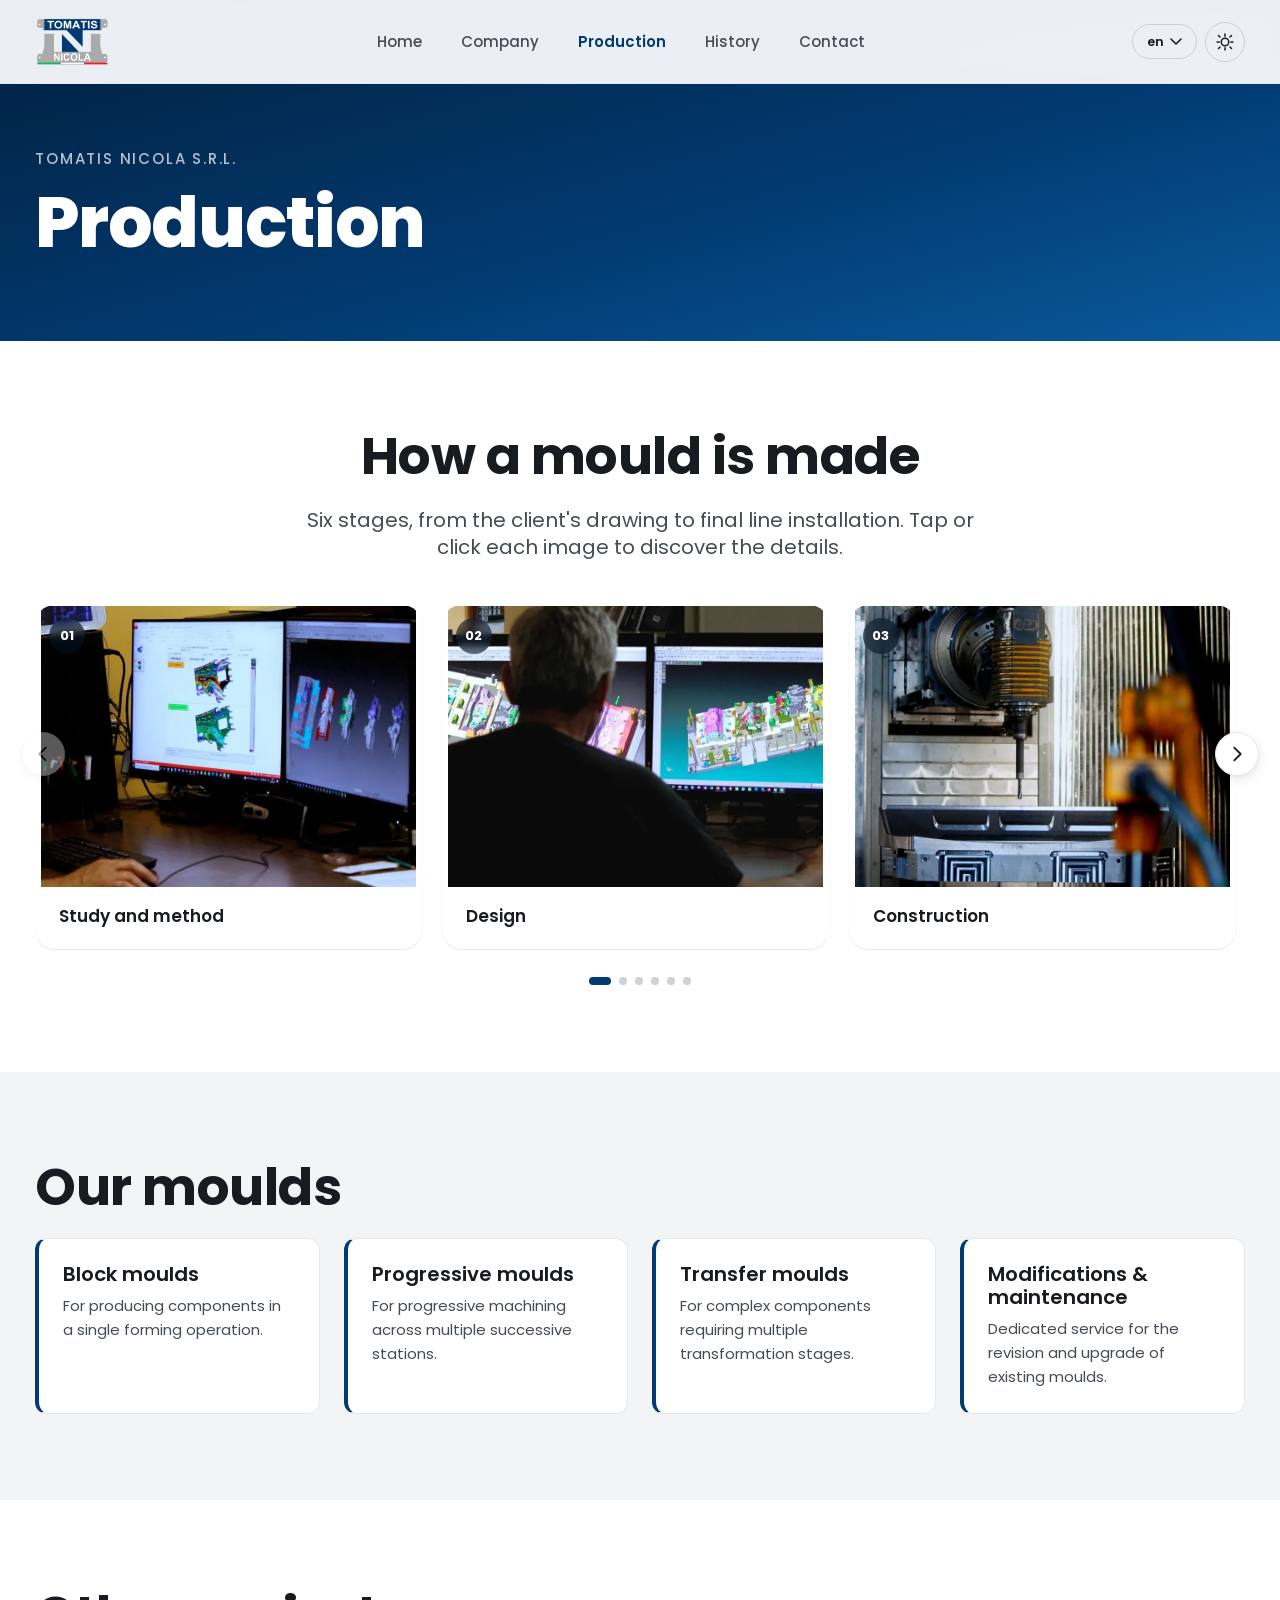
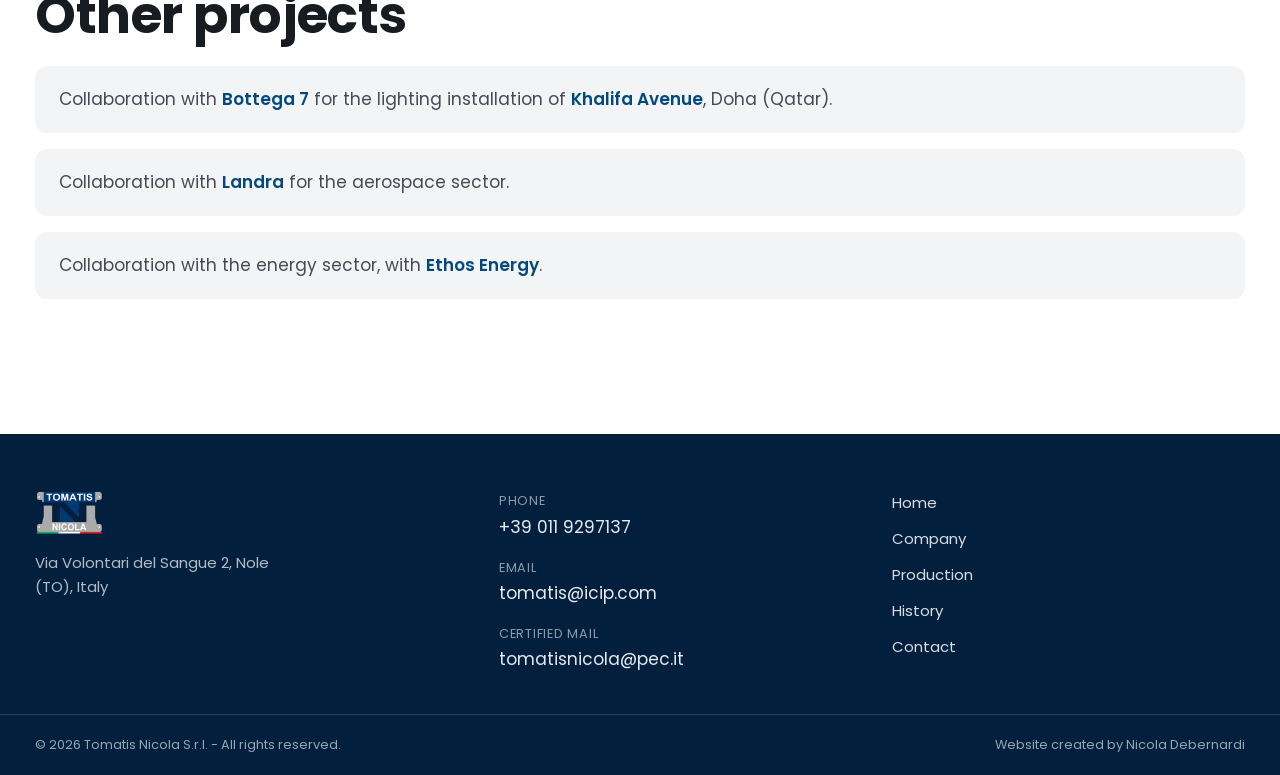
<file: en/produzione.html>
<!DOCTYPE html>
<html lang="en" data-page="produzione">
<head>
<meta charset="UTF-8">
<meta name="viewport" content="width=device-width, initial-scale=1.0">
<title>Production - Tomatis Nicola S.r.l.</title>
<meta name="description" content="Tomatis Nicola S.r.l. - Manufacturing cold-forming sheet metal moulds for the automotive industry. Over 50 years of experience in Nole, Italy.">
<meta name="color-scheme" content="light dark">
<link rel="icon" type="image/png" href="../assets/img/favicon.png">

<!-- Hreflang per SEO multilingua -->
<link rel="alternate" hreflang="it" href="/produzione.html">
<link rel="alternate" hreflang="en" href="/en/produzione.html">
<link rel="alternate" hreflang="de" href="/de/produzione.html">
<link rel="alternate" hreflang="x-default" href="/produzione.html">

<!-- Open Graph -->
<meta property="og:title" content="Production - Tomatis Nicola S.r.l.">
<meta property="og:description" content="Tomatis Nicola S.r.l. - Manufacturing cold-forming sheet metal moulds for the automotive industry. Over 50 years of experience in Nole, Italy.">
<meta property="og:type" content="website">
<meta property="og:locale" content="en_GB">

<link rel="preconnect" href="https://fonts.googleapis.com">
<link rel="preconnect" href="https://fonts.gstatic.com" crossorigin>
<link href="https://fonts.googleapis.com/css2?family=Poppins:ital,wght@0,300;0,400;0,500;0,600;0,700;0,800;1,400&display=swap" rel="stylesheet">

<link rel="stylesheet" href="../assets/css/main.css">

<!-- Applica subito la lingua salvata, reindirizzando se necessario, con la
     stessa logica/tempistica del tema chiaro/scuro: gira prima che la
     pagina venga dipinta, per evitare di mostrare per un istante la lingua
     sbagliata prima di un eventuale redirect. -->
<script>
  (function() {
    try {
      var savedLang = localStorage.getItem('tomatis-lang');
      var currentLang = document.documentElement.getAttribute('lang');
      if (savedLang && savedLang !== currentLang) {
        var redirectMap = {"it":"../produzione.html","en":"../en/produzione.html","de":"../de/produzione.html"};
        var target = redirectMap[savedLang];
        if (target) {
          window.location.replace(target);
        }
      }
    } catch (e) {}
  })();
</script>

<!-- Imposta subito il tema per evitare flash chiaro/scuro -->
<script>
  (function() {
    var saved = localStorage.getItem('tomatis-theme');
    var theme = saved || (window.matchMedia('(prefers-color-scheme: dark)').matches ? 'dark' : 'light');
    document.documentElement.setAttribute('data-theme', theme);
  })();
</script>

</head>
<body data-asset-path="../">
<header class="site-header" data-component="header">
  <div class="site-header__inner">
    <a href="./index.html" class="brand" aria-label="Tomatis Nicola S.r.l. - Home">
      <picture>
        <source srcset="../assets/img/logo.webp" type="image/webp">
        <img src="../assets/img/logo.png" alt="Tomatis Nicola S.r.l." class="brand__logo" width="160" height="64" />
      </picture>
    </a>

    <nav class="main-nav" aria-label="Language">
      <ul class="main-nav__list">
        <li class="main-nav__item">
          <a href="./index.html" class="main-nav__link">Home</a>
        </li>
        <li class="main-nav__item main-nav__item--has-sub">
          <a href="./azienda.html" class="main-nav__link">Company</a>
          <div class="main-nav__sub">
            <ul class="main-nav__sub-box">
              <li><a href="./azienda.html#macchinari">Our machinery</a></li>
              <li><a href="./azienda.html#staff">Our staff</a></li>
              <li><a href="./azienda.html#qualita">Quality, safety & environment</a></li>
            </ul>
          </div>
        </li>
        <li class="main-nav__item main-nav__item--has-sub">
          <a href="./produzione.html" class="main-nav__link is-active">Production</a>
          <div class="main-nav__sub">
            <ul class="main-nav__sub-box">
              <li><a href="./produzione.html#come-nasce">How a mould is made</a></li>
              <li><a href="./produzione.html#i-nostri-stampi">Our moulds</a></li>
              <li><a href="./produzione.html#altre-realizzazioni">Other projects</a></li>
            </ul>
          </div>
        </li>
        <li class="main-nav__item">
          <a href="./storia.html" class="main-nav__link">History</a>
        </li>
        <li class="main-nav__item">
          <a href="./contatti.html" class="main-nav__link">Contact</a>
        </li>
      </ul>
    </nav>

    <div class="site-header__controls">
      <div class="lang-switch" data-component="lang-switch">
        <button type="button" class="lang-switch__trigger" aria-haspopup="true" aria-expanded="false">
          <span class="lang-switch__current">en</span>
          <svg class="lang-switch__chevron" viewBox="0 0 12 8" width="12" height="8" aria-hidden="true"><path d="M1 1l5 5 5-5" stroke="currentColor" stroke-width="1.6" fill="none" stroke-linecap="round" stroke-linejoin="round"/></svg>
        </button>
        <ul class="lang-switch__menu" role="menu">
          <li role="none"><a role="menuitem" href="../produzione.html" data-lang-code="it">IT</a></li>
          <li role="none"><a role="menuitem" href="../en/produzione.html" data-lang-code="en" aria-current="true" class="is-current">EN</a></li>
          <li role="none"><a role="menuitem" href="../de/produzione.html" data-lang-code="de">DE</a></li>
        </ul>
      </div>

      <button type="button" class="theme-toggle" data-component="theme-toggle" aria-label="Toggle light/dark theme" aria-pressed="false">
        <svg class="theme-toggle__icon theme-toggle__icon--sun" viewBox="0 0 24 24" width="20" height="20" aria-hidden="true"><circle cx="12" cy="12" r="4.5" fill="none" stroke="currentColor" stroke-width="1.8"/><g stroke="currentColor" stroke-width="1.8" stroke-linecap="round"><path d="M12 2.5v2.5M12 19v2.5M4.2 4.2l1.8 1.8M18 18l1.8 1.8M2.5 12h2.5M19 12h2.5M4.2 19.8L6 18M18 6l1.8-1.8"/></g></svg>
        <svg class="theme-toggle__icon theme-toggle__icon--moon" viewBox="0 0 24 24" width="20" height="20" aria-hidden="true"><path d="M20 14.5A8.5 8.5 0 1 1 9.5 4a7 7 0 0 0 10.5 10.5z" fill="currentColor"/></svg>
      </button>

      <button type="button" class="mobile-menu-toggle" data-component="mobile-menu-toggle" aria-label="Open navigation menu" aria-expanded="false" aria-controls="mobile-nav">
        <span class="mobile-menu-toggle__bar"></span>
        <span class="mobile-menu-toggle__bar"></span>
        <span class="mobile-menu-toggle__bar"></span>
      </button>
    </div>
  </div>
</header>

<div class="mobile-nav" id="mobile-nav" data-component="mobile-nav" aria-hidden="true">
  <ul class="mobile-nav__list">
    <li><a href="./index.html" class="mobile-nav__link">Home</a></li>
    <li class="mobile-nav__group">
      <a href="./azienda.html" class="mobile-nav__link">Company</a>
      <ul class="mobile-nav__sub">
        <li><a href="./azienda.html#macchinari">Our machinery</a></li>
        <li><a href="./azienda.html#staff">Our staff</a></li>
        <li><a href="./azienda.html#qualita">Quality, safety & environment</a></li>
      </ul>
    </li>
    <li class="mobile-nav__group">
      <a href="./produzione.html" class="mobile-nav__link is-active">Production</a>
      <ul class="mobile-nav__sub">
        <li><a href="./produzione.html#come-nasce">How a mould is made</a></li>
        <li><a href="./produzione.html#i-nostri-stampi">Our moulds</a></li>
        <li><a href="./produzione.html#altre-realizzazioni">Other projects</a></li>
      </ul>
    </li>
    <li><a href="./storia.html" class="mobile-nav__link">History</a></li>
    <li><a href="./contatti.html" class="mobile-nav__link">Contact</a></li>
  </ul>
</div>


<main id="main-content">

  <section class="page-hero">
    <div class="page-hero__inner">
      <p class="page-hero__eyebrow">Tomatis Nicola S.r.l.</p>
      <h1 class="page-hero__title">Production</h1>
    </div>
  </section>

  <section class="section" id="come-nasce">
    <div class="section__inner">
      <h2 class="section__title section__title--center">How a mould is made</h2>
      <p class="section__lead section__lead--center">Six stages, from the client's drawing to final line installation. Tap or click each image to discover the details.</p>

      <div class="process-carousel" data-component="carousel" role="region" aria-roledescription="carousel" aria-label="How a mould is made">
        <div class="process-carousel__viewport">
          <ul class="process-carousel__track">
            <li class="process-carousel__slide" data-slide-index="0">
              <button type="button" class="process-card" data-open-modal="0">
                <picture><source srcset="../assets/img/produzione/step-01.webp" type="image/webp"><img src="../assets/img/produzione/step-01.jpg" alt="Study and method" loading="lazy" width="420" height="300"></picture>
                <span class="process-card__number">01</span>
                <span class="process-card__title">Study and method</span>
              </button>
            </li>
            <li class="process-carousel__slide" data-slide-index="1">
              <button type="button" class="process-card" data-open-modal="1">
                <picture><source srcset="../assets/img/produzione/step-02.webp" type="image/webp"><img src="../assets/img/produzione/step-02.jpg" alt="Design" loading="lazy" width="420" height="300"></picture>
                <span class="process-card__number">02</span>
                <span class="process-card__title">Design</span>
              </button>
            </li>
            <li class="process-carousel__slide" data-slide-index="2">
              <button type="button" class="process-card" data-open-modal="2">
                <picture><source srcset="../assets/img/produzione/step-03.webp" type="image/webp"><img src="../assets/img/produzione/step-03.jpg" alt="Construction" loading="lazy" width="420" height="300"></picture>
                <span class="process-card__number">03</span>
                <span class="process-card__title">Construction</span>
              </button>
            </li>
            <li class="process-carousel__slide" data-slide-index="3">
              <button type="button" class="process-card" data-open-modal="3">
                <picture><source srcset="../assets/img/produzione/step-04.webp" type="image/webp"><img src="../assets/img/produzione/step-04.jpg" alt="Set-up" loading="lazy" width="420" height="300"></picture>
                <span class="process-card__number">04</span>
                <span class="process-card__title">Set-up</span>
              </button>
            </li>
            <li class="process-carousel__slide" data-slide-index="4">
              <button type="button" class="process-card" data-open-modal="4">
                <picture><source srcset="../assets/img/produzione/step-05.webp" type="image/webp"><img src="../assets/img/produzione/step-05.jpg" alt="Testing" loading="lazy" width="420" height="300"></picture>
                <span class="process-card__number">05</span>
                <span class="process-card__title">Testing</span>
              </button>
            </li>
            <li class="process-carousel__slide" data-slide-index="5">
              <button type="button" class="process-card" data-open-modal="5">
                <picture><source srcset="../assets/img/produzione/step-06.webp" type="image/webp"><img src="../assets/img/produzione/step-06.jpg" alt="Line installation" loading="lazy" width="420" height="300"></picture>
                <span class="process-card__number">06</span>
                <span class="process-card__title">Line installation</span>
              </button>
            </li>
          </ul>
        </div>

        <button type="button" class="process-carousel__nav process-carousel__nav--prev" data-carousel-prev aria-label="Previous stage">
          <svg viewBox="0 0 24 24" width="22" height="22" aria-hidden="true"><path d="M15 5l-7 7 7 7" stroke="currentColor" stroke-width="2" fill="none" stroke-linecap="round" stroke-linejoin="round"/></svg>
        </button>
        <button type="button" class="process-carousel__nav process-carousel__nav--next" data-carousel-next aria-label="Next stage">
          <svg viewBox="0 0 24 24" width="22" height="22" aria-hidden="true"><path d="M9 5l7 7-7 7" stroke="currentColor" stroke-width="2" fill="none" stroke-linecap="round" stroke-linejoin="round"/></svg>
        </button>

        <div class="process-carousel__dots" data-carousel-dots role="tablist"></div>
      </div>
    </div>
  </section>

  <div class="process-modal" data-component="process-modal" aria-hidden="true">
    <div class="process-modal__backdrop" data-modal-close></div>
    <div class="process-modal__dialog" role="dialog" aria-modal="true" aria-labelledby="process-modal-title">
      <button type="button" class="process-modal__close" data-modal-close aria-label="Close">
        <svg viewBox="0 0 24 24" width="22" height="22" aria-hidden="true"><path d="M6 6l12 12M18 6L6 18" stroke="currentColor" stroke-width="2" stroke-linecap="round"/></svg>
      </button>
      <div class="process-modal__media">
        <picture data-modal-picture></picture>
      </div>
      <div class="process-modal__body">
        <span class="process-modal__number" data-modal-number></span>
        <h3 class="process-modal__title" id="process-modal-title" data-modal-title></h3>
        <p class="process-modal__text" data-modal-text></p>
        <div class="process-modal__nav">
          <button type="button" class="btn btn--ghost" data-modal-prev>Previous stage</button>
          <button type="button" class="btn btn--ghost" data-modal-next>Next stage</button>
        </div>
      </div>
    </div>
  </div>

  <script type="application/json" id="process-steps-data">
  [
    {"title": "Study and method", "text": "The process begins with the client's request, who provides the drawing of a sheet-metal component (generally a part for cars or other vehicles) they intend to put into production, and therefore need moulds built to manufacture it. The operations needed to produce the part are studied, establishing the type and number of moulds required. This leads to defining a method that accounts for the sheet metal's characteristics, tolerances, and the quantities to be produced.", "img": "step-01"},
    {"title": "Design", "text": "If not provided directly by the client, the mould design for forming the part is carried out, either internally or with the help of an external technical office. Depending on the type of mould, gripping and transfer mechanisms may be incorporated. The software we mainly use is from the VISI Hexagon range.", "img": "step-02"},
    {"title": "Construction", "text": "Tool paths are created and, in parallel, materials are purchased (unless supplied by the client on a tolling basis). Raw materials are machined on equipment (mills, lathes, drills) and hand-finished according to technical drawings, to achieve the required shapes.", "img": "step-03"},
    {"title": "Set-up", "text": "All mould parts are assembled. The mould is then mounted on the press, where set-up takes place along with the stamping of the first sample parts.", "img": "step-04"},
    {"title": "Testing", "text": "The samples go through the metrology room, where they are inspected and measured. The client receives them together with the report and test certificate confirming compliance with the drawing and actual functionality. The software used is PC DMIS Hexagon.", "img": "step-05"},
    {"title": "Line installation", "text": "Once the client has carried out their own testing, they give final approval and receive the moulds to start production. On request, we also offer a line-installation service at the client's production facility.", "img": "step-06"}
  ]
  </script>

  <section class="section section--alt" id="i-nostri-stampi">
    <div class="section__inner">
      <h2 class="section__title">Our moulds</h2>
      <ul class="mould-list">
        <li class="mould-list__item"><h3>Block moulds</h3><p>For producing components in a single forming operation.</p></li>
        <li class="mould-list__item"><h3>Progressive moulds</h3><p>For progressive machining across multiple successive stations.</p></li>
        <li class="mould-list__item"><h3>Transfer moulds</h3><p>For complex components requiring multiple transformation stages.</p></li>
        <li class="mould-list__item"><h3>Modifications & maintenance</h3><p>Dedicated service for the revision and upgrade of existing moulds.</p></li>
      </ul>
    </div>
  </section>

  <section class="section" id="altre-realizzazioni">
    <div class="section__inner">
      <h2 class="section__title">Other projects</h2>
      <ul class="other-projects">
        <li class="other-projects__item">
          <p>Collaboration with <a href="https://www.bottega7.com/" target="_blank" rel="noopener noreferrer">Bottega 7</a> for the lighting installation of <a href="https://www.bottega7.com/special-projects/doha/khalifa-avenue" target="_blank" rel="noopener noreferrer">Khalifa Avenue</a>, Doha (Qatar).</p>
        </li>
        <li class="other-projects__item">
          <p>Collaboration with <a href="https://landra.com/aeronautica/" target="_blank" rel="noopener noreferrer">Landra</a> for the aerospace sector.</p>
        </li>
        <li class="other-projects__item">
          <p>Collaboration with the energy sector, with <a href="https://ethosenergy.com/our-locations/torino" target="_blank" rel="noopener noreferrer">Ethos Energy</a>.</p>
        </li>
      </ul>
    </div>
  </section>

</main>

<footer class="site-footer">
  <div class="site-footer__inner">
    <div class="site-footer__brand">
      <picture>
        <source srcset="../assets/img/logo.webp" type="image/webp">
        <img src="../assets/img/logo.png" alt="Tomatis Nicola S.r.l." class="site-footer__logo" width="140" height="56" />
      </picture>
      <p class="site-footer__address">Via Volontari del Sangue 2, Nole (TO), Italy</p>
    </div>

    <div class="site-footer__contacts">
      <a href="tel:+390119297137" class="site-footer__contact-link">
        <span class="site-footer__contact-label">Phone</span>
        <span>+39 011 9297137</span>
      </a>
      <a href="mailto:tomatis@icip.com" class="site-footer__contact-link">
        <span class="site-footer__contact-label">Email</span>
        <span>tomatis@icip.com</span>
      </a>
      <a href="mailto:tomatisnicola@pec.it" class="site-footer__contact-link">
        <span class="site-footer__contact-label">Certified mail</span>
        <span>tomatisnicola@pec.it</span>
      </a>
    </div>

    <nav class="site-footer__nav" aria-label="All rights reserved">
      <a href="./index.html">Home</a>
      <a href="./azienda.html">Company</a>
      <a href="./produzione.html">Production</a>
      <a href="./storia.html">History</a>
      <a href="./contatti.html">Contact</a>
    </nav>
  </div>

  <div class="site-footer__bottom">
    <p>&copy; <span data-current-year>2026</span> Tomatis Nicola S.r.l. - All rights reserved.</p>
    <p>Website created by Nicola Debernardi</p>
  </div>
</footer>

<script src="../assets/js/main.js" defer></script>
</body>
</html>
</file>
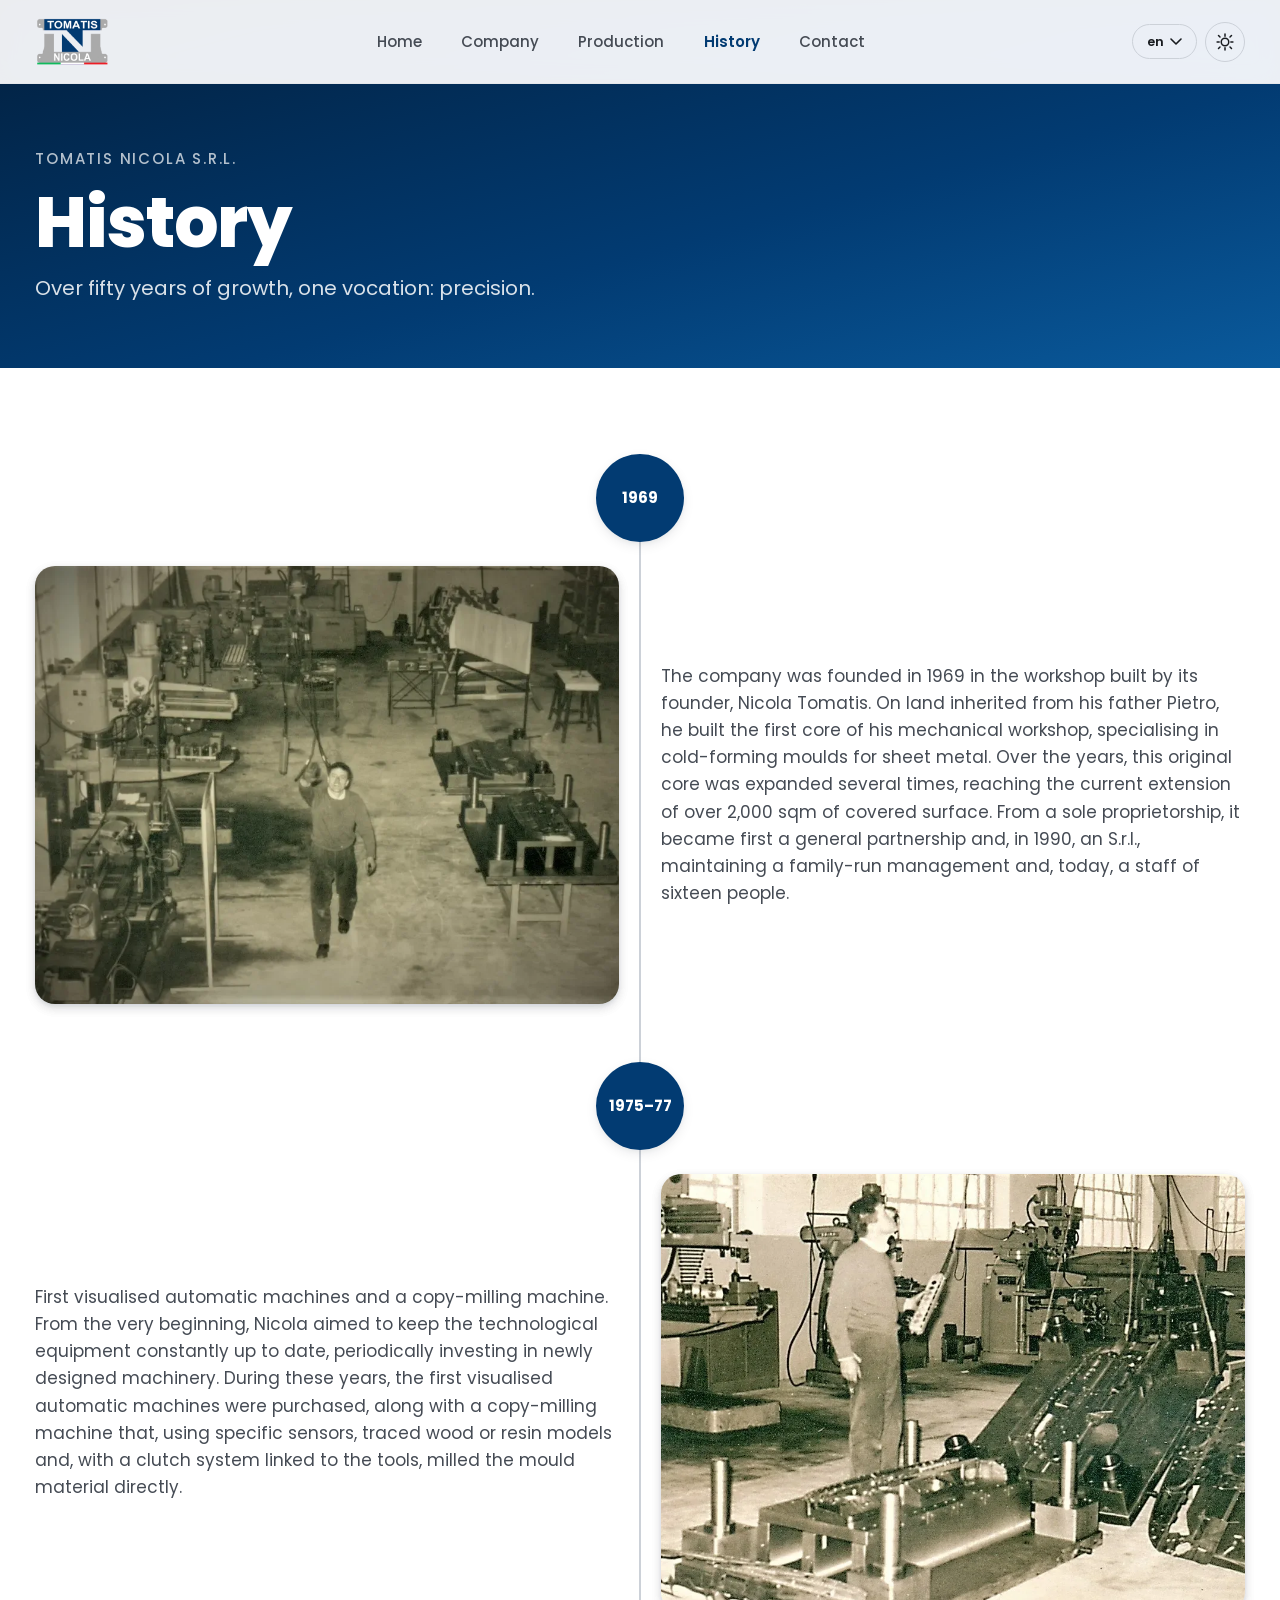
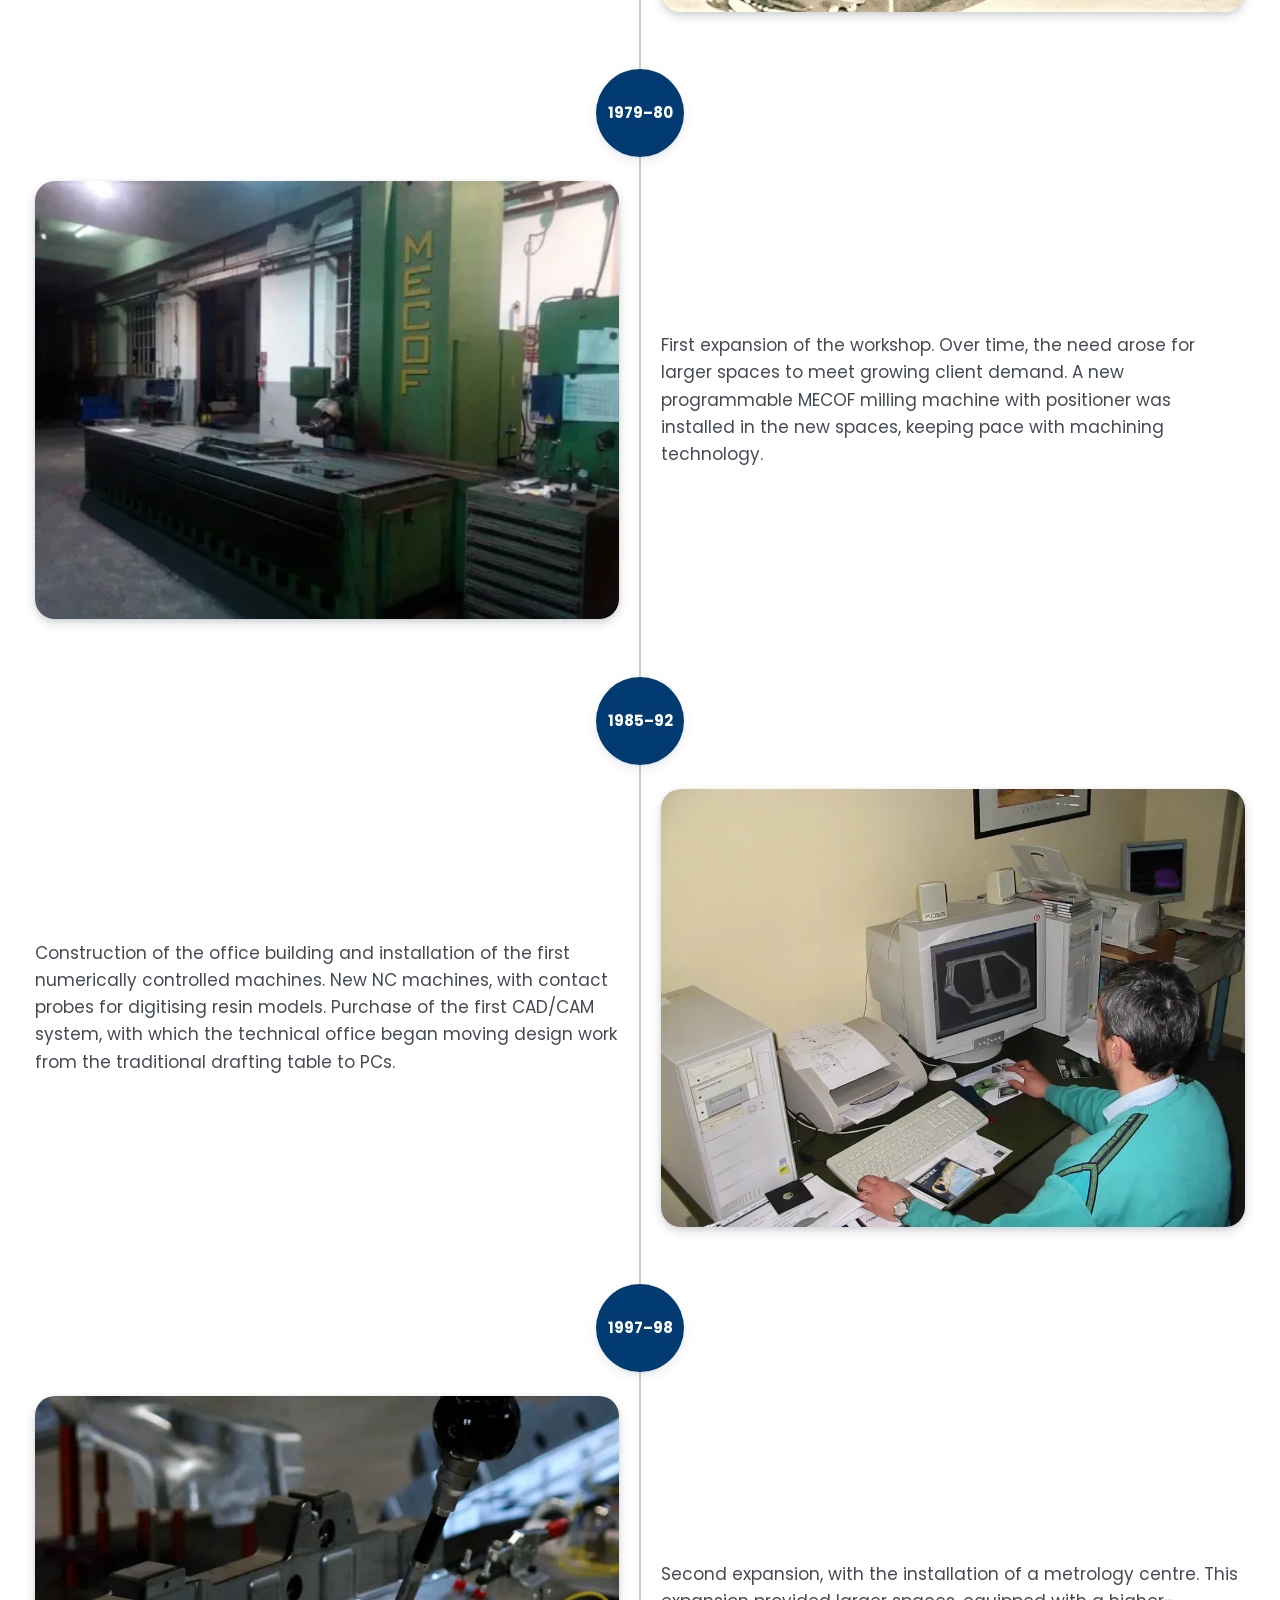
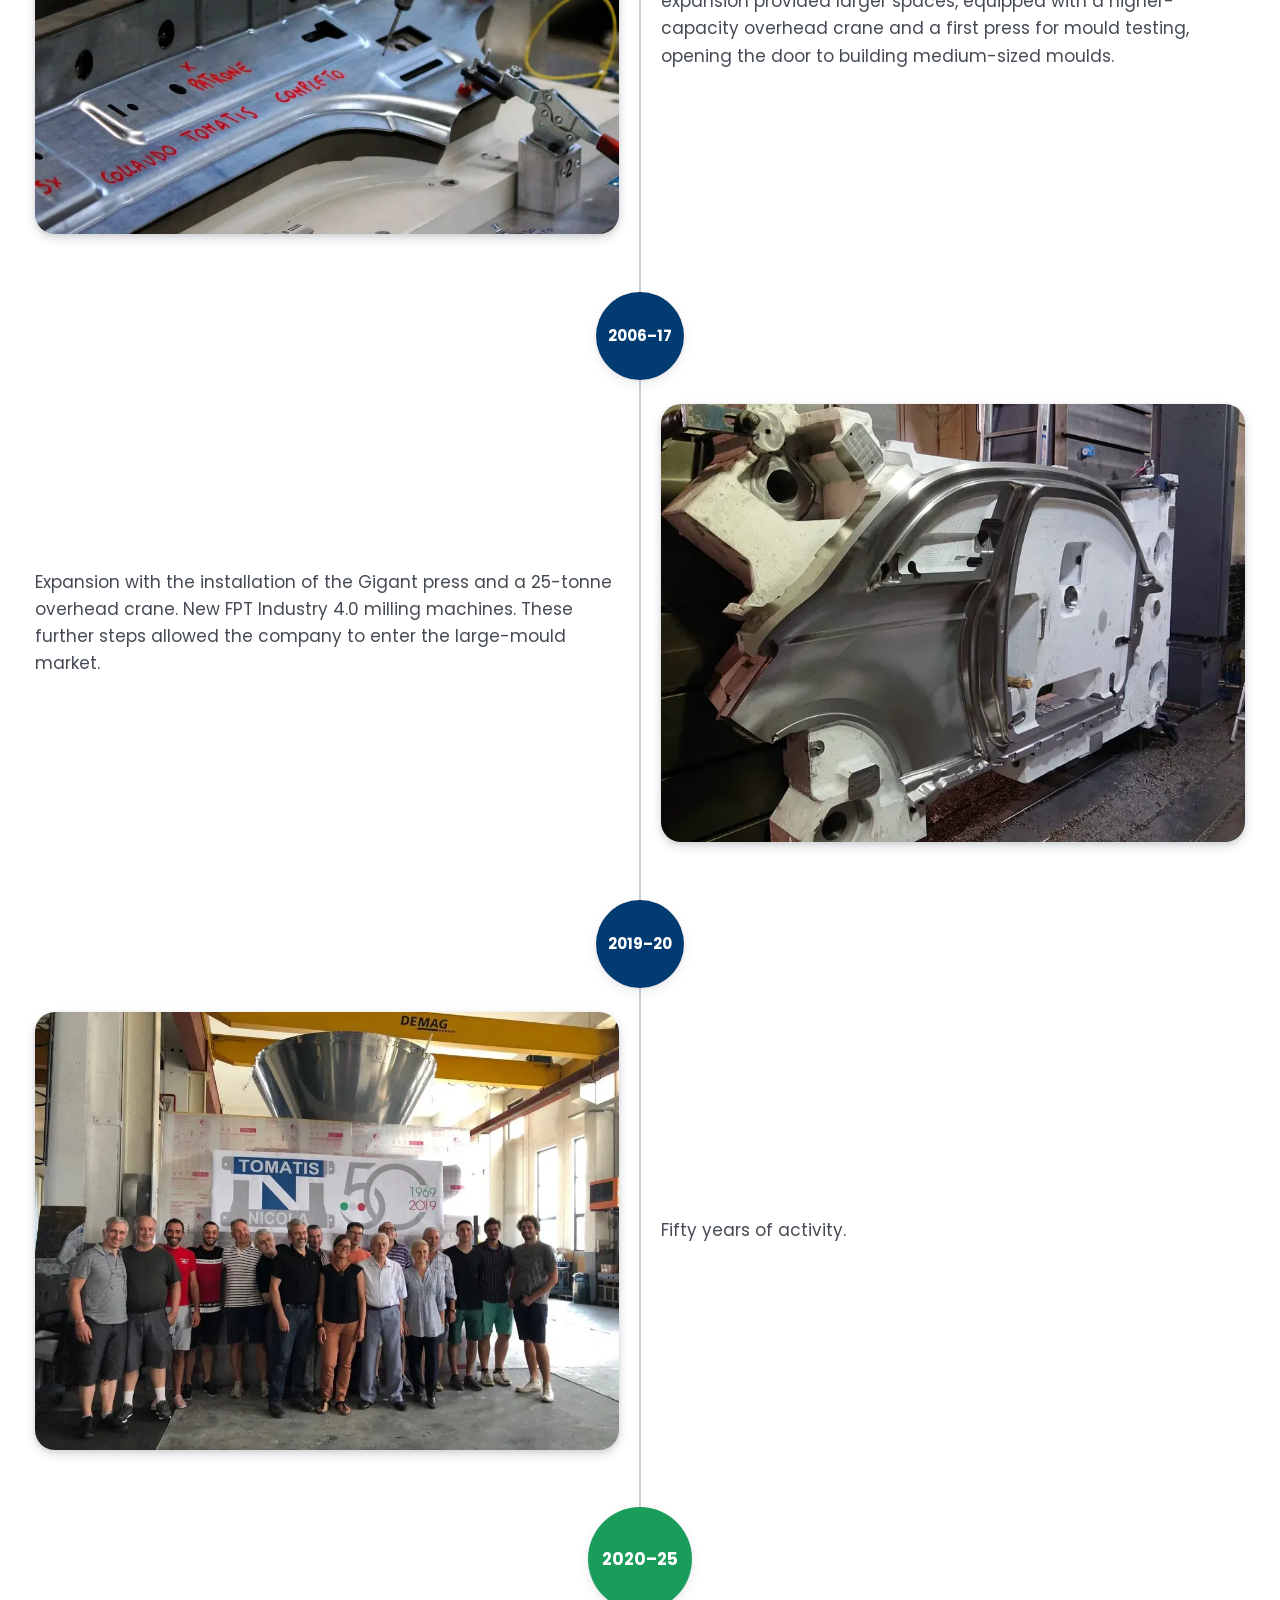
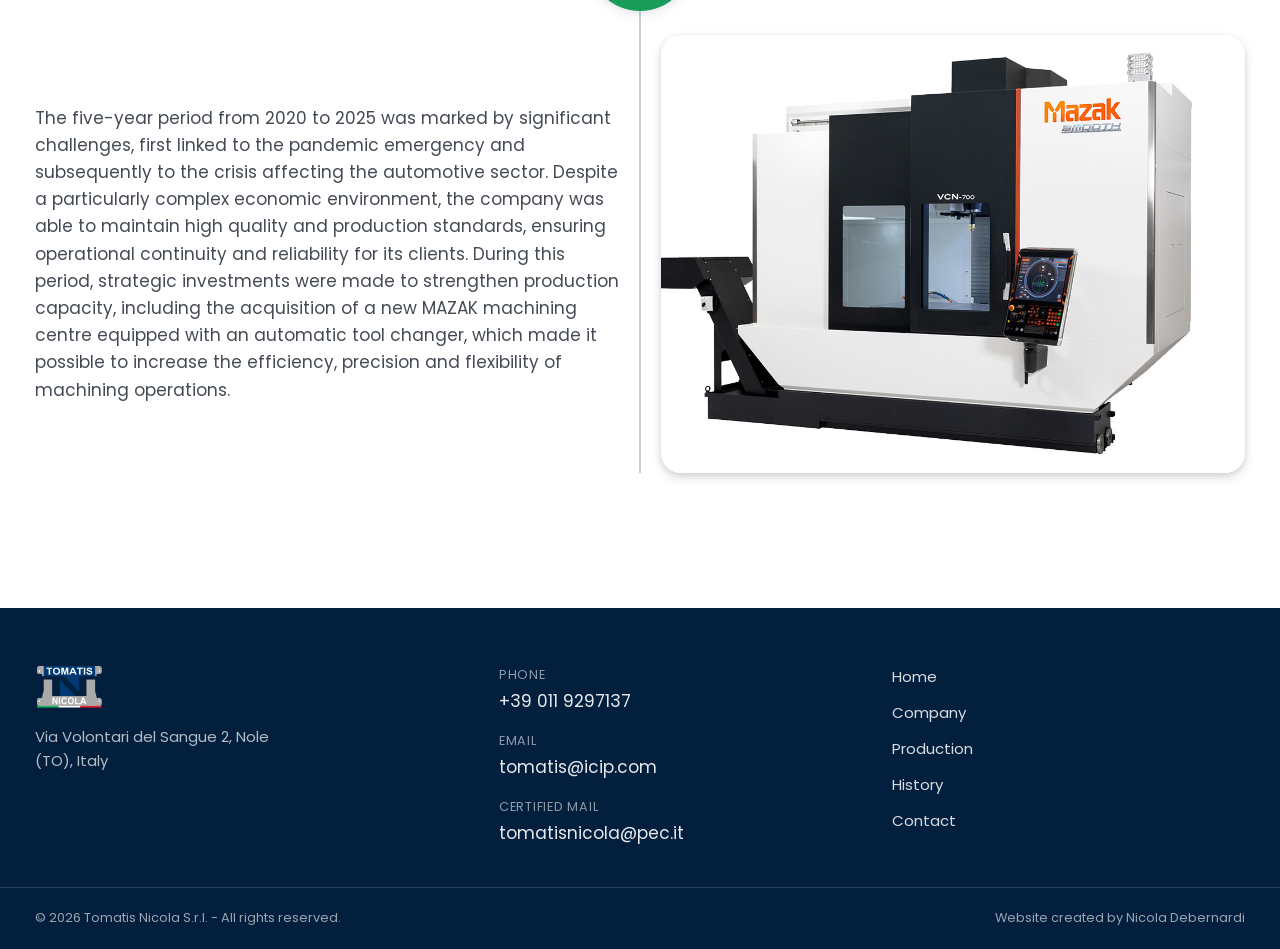
<file: en/storia.html>
<!DOCTYPE html>
<html lang="en" data-page="storia">
<head>
<meta charset="UTF-8">
<meta name="viewport" content="width=device-width, initial-scale=1.0">
<title>History - Tomatis Nicola S.r.l.</title>
<meta name="description" content="Tomatis Nicola S.r.l. - Manufacturing cold-forming sheet metal moulds for the automotive industry. Over 50 years of experience in Nole, Italy.">
<meta name="color-scheme" content="light dark">
<link rel="icon" type="image/png" href="../assets/img/favicon.png">

<!-- Hreflang per SEO multilingua -->
<link rel="alternate" hreflang="it" href="/storia.html">
<link rel="alternate" hreflang="en" href="/en/storia.html">
<link rel="alternate" hreflang="de" href="/de/storia.html">
<link rel="alternate" hreflang="x-default" href="/storia.html">

<!-- Open Graph -->
<meta property="og:title" content="History - Tomatis Nicola S.r.l.">
<meta property="og:description" content="Tomatis Nicola S.r.l. - Manufacturing cold-forming sheet metal moulds for the automotive industry. Over 50 years of experience in Nole, Italy.">
<meta property="og:type" content="website">
<meta property="og:locale" content="en_GB">

<link rel="preconnect" href="https://fonts.googleapis.com">
<link rel="preconnect" href="https://fonts.gstatic.com" crossorigin>
<link href="https://fonts.googleapis.com/css2?family=Poppins:ital,wght@0,300;0,400;0,500;0,600;0,700;0,800;1,400&display=swap" rel="stylesheet">

<link rel="stylesheet" href="../assets/css/main.css">

<!-- Applica subito la lingua salvata, reindirizzando se necessario, con la
     stessa logica/tempistica del tema chiaro/scuro: gira prima che la
     pagina venga dipinta, per evitare di mostrare per un istante la lingua
     sbagliata prima di un eventuale redirect. -->
<script>
  (function() {
    try {
      var savedLang = localStorage.getItem('tomatis-lang');
      var currentLang = document.documentElement.getAttribute('lang');
      if (savedLang && savedLang !== currentLang) {
        var redirectMap = {"it":"../storia.html","en":"../en/storia.html","de":"../de/storia.html"};
        var target = redirectMap[savedLang];
        if (target) {
          window.location.replace(target);
        }
      }
    } catch (e) {}
  })();
</script>

<!-- Imposta subito il tema per evitare flash chiaro/scuro -->
<script>
  (function() {
    var saved = localStorage.getItem('tomatis-theme');
    var theme = saved || (window.matchMedia('(prefers-color-scheme: dark)').matches ? 'dark' : 'light');
    document.documentElement.setAttribute('data-theme', theme);
  })();
</script>

</head>
<body data-asset-path="../">
<header class="site-header" data-component="header">
  <div class="site-header__inner">
    <a href="./index.html" class="brand" aria-label="Tomatis Nicola S.r.l. - Home">
      <picture>
        <source srcset="../assets/img/logo.webp" type="image/webp">
        <img src="../assets/img/logo.png" alt="Tomatis Nicola S.r.l." class="brand__logo" width="160" height="64" />
      </picture>
    </a>

    <nav class="main-nav" aria-label="Language">
      <ul class="main-nav__list">
        <li class="main-nav__item">
          <a href="./index.html" class="main-nav__link">Home</a>
        </li>
        <li class="main-nav__item main-nav__item--has-sub">
          <a href="./azienda.html" class="main-nav__link">Company</a>
          <div class="main-nav__sub">
            <ul class="main-nav__sub-box">
              <li><a href="./azienda.html#macchinari">Our machinery</a></li>
              <li><a href="./azienda.html#staff">Our staff</a></li>
              <li><a href="./azienda.html#qualita">Quality, safety & environment</a></li>
            </ul>
          </div>
        </li>
        <li class="main-nav__item main-nav__item--has-sub">
          <a href="./produzione.html" class="main-nav__link">Production</a>
          <div class="main-nav__sub">
            <ul class="main-nav__sub-box">
              <li><a href="./produzione.html#come-nasce">How a mould is made</a></li>
              <li><a href="./produzione.html#i-nostri-stampi">Our moulds</a></li>
              <li><a href="./produzione.html#altre-realizzazioni">Other projects</a></li>
            </ul>
          </div>
        </li>
        <li class="main-nav__item">
          <a href="./storia.html" class="main-nav__link is-active">History</a>
        </li>
        <li class="main-nav__item">
          <a href="./contatti.html" class="main-nav__link">Contact</a>
        </li>
      </ul>
    </nav>

    <div class="site-header__controls">
      <div class="lang-switch" data-component="lang-switch">
        <button type="button" class="lang-switch__trigger" aria-haspopup="true" aria-expanded="false">
          <span class="lang-switch__current">en</span>
          <svg class="lang-switch__chevron" viewBox="0 0 12 8" width="12" height="8" aria-hidden="true"><path d="M1 1l5 5 5-5" stroke="currentColor" stroke-width="1.6" fill="none" stroke-linecap="round" stroke-linejoin="round"/></svg>
        </button>
        <ul class="lang-switch__menu" role="menu">
          <li role="none"><a role="menuitem" href="../storia.html" data-lang-code="it">IT</a></li>
          <li role="none"><a role="menuitem" href="../en/storia.html" data-lang-code="en" aria-current="true" class="is-current">EN</a></li>
          <li role="none"><a role="menuitem" href="../de/storia.html" data-lang-code="de">DE</a></li>
        </ul>
      </div>

      <button type="button" class="theme-toggle" data-component="theme-toggle" aria-label="Toggle light/dark theme" aria-pressed="false">
        <svg class="theme-toggle__icon theme-toggle__icon--sun" viewBox="0 0 24 24" width="20" height="20" aria-hidden="true"><circle cx="12" cy="12" r="4.5" fill="none" stroke="currentColor" stroke-width="1.8"/><g stroke="currentColor" stroke-width="1.8" stroke-linecap="round"><path d="M12 2.5v2.5M12 19v2.5M4.2 4.2l1.8 1.8M18 18l1.8 1.8M2.5 12h2.5M19 12h2.5M4.2 19.8L6 18M18 6l1.8-1.8"/></g></svg>
        <svg class="theme-toggle__icon theme-toggle__icon--moon" viewBox="0 0 24 24" width="20" height="20" aria-hidden="true"><path d="M20 14.5A8.5 8.5 0 1 1 9.5 4a7 7 0 0 0 10.5 10.5z" fill="currentColor"/></svg>
      </button>

      <button type="button" class="mobile-menu-toggle" data-component="mobile-menu-toggle" aria-label="Open navigation menu" aria-expanded="false" aria-controls="mobile-nav">
        <span class="mobile-menu-toggle__bar"></span>
        <span class="mobile-menu-toggle__bar"></span>
        <span class="mobile-menu-toggle__bar"></span>
      </button>
    </div>
  </div>
</header>

<div class="mobile-nav" id="mobile-nav" data-component="mobile-nav" aria-hidden="true">
  <ul class="mobile-nav__list">
    <li><a href="./index.html" class="mobile-nav__link">Home</a></li>
    <li class="mobile-nav__group">
      <a href="./azienda.html" class="mobile-nav__link">Company</a>
      <ul class="mobile-nav__sub">
        <li><a href="./azienda.html#macchinari">Our machinery</a></li>
        <li><a href="./azienda.html#staff">Our staff</a></li>
        <li><a href="./azienda.html#qualita">Quality, safety & environment</a></li>
      </ul>
    </li>
    <li class="mobile-nav__group">
      <a href="./produzione.html" class="mobile-nav__link">Production</a>
      <ul class="mobile-nav__sub">
        <li><a href="./produzione.html#come-nasce">How a mould is made</a></li>
        <li><a href="./produzione.html#i-nostri-stampi">Our moulds</a></li>
        <li><a href="./produzione.html#altre-realizzazioni">Other projects</a></li>
      </ul>
    </li>
    <li><a href="./storia.html" class="mobile-nav__link is-active">History</a></li>
    <li><a href="./contatti.html" class="mobile-nav__link">Contact</a></li>
  </ul>
</div>


<main id="main-content">

  <section class="page-hero">
    <div class="page-hero__inner">
      <p class="page-hero__eyebrow">Tomatis Nicola S.r.l.</p>
      <h1 class="page-hero__title">History</h1>
      <p class="page-hero__subtitle">Over fifty years of growth, one vocation: precision.</p>
    </div>
  </section>

  <section class="section">
    <div class="section__inner">
      <ol class="timeline">
        <li class="timeline__item">
          <div class="timeline__marker"><span>1969</span></div>
          <div class="timeline__row">
            <div class="timeline__media"><picture><source srcset="../assets/img/storia/timeline-01.webp" type="image/webp"><img src="../assets/img/storia/timeline-01.jpg" alt="" loading="lazy" width="520" height="360"></picture></div>
            <div class="timeline__text"><p>The company was founded in 1969 in the workshop built by its founder, Nicola Tomatis. On land inherited from his father Pietro, he built the first core of his mechanical workshop, specialising in cold-forming moulds for sheet metal. Over the years, this original core was expanded several times, reaching the current extension of over 2,000 sqm of covered surface. From a sole proprietorship, it became first a general partnership and, in 1990, an S.r.l., maintaining a family-run management and, today, a staff of sixteen people.</p></div>
          </div>
        </li>
        <li class="timeline__item timeline__item--reverse">
          <div class="timeline__marker"><span>1975–77</span></div>
          <div class="timeline__row">
            <div class="timeline__media"><picture><source srcset="../assets/img/storia/timeline-02.webp" type="image/webp"><img src="../assets/img/storia/timeline-02.jpg" alt="" loading="lazy" width="520" height="360"></picture></div>
            <div class="timeline__text"><p>First visualised automatic machines and a copy-milling machine. From the very beginning, Nicola aimed to keep the technological equipment constantly up to date, periodically investing in newly designed machinery. During these years, the first visualised automatic machines were purchased, along with a copy-milling machine that, using specific sensors, traced wood or resin models and, with a clutch system linked to the tools, milled the mould material directly.</p></div>
          </div>
        </li>
        <li class="timeline__item">
          <div class="timeline__marker"><span>1979–80</span></div>
          <div class="timeline__row">
            <div class="timeline__media"><picture><source srcset="../assets/img/storia/timeline-03.webp" type="image/webp"><img src="../assets/img/storia/timeline-03.jpg" alt="" loading="lazy" width="520" height="360"></picture></div>
            <div class="timeline__text"><p>First expansion of the workshop. Over time, the need arose for larger spaces to meet growing client demand. A new programmable MECOF milling machine with positioner was installed in the new spaces, keeping pace with machining technology.</p></div>
          </div>
        </li>
        <li class="timeline__item timeline__item--reverse">
          <div class="timeline__marker"><span>1985–92</span></div>
          <div class="timeline__row">
            <div class="timeline__media"><picture><source srcset="../assets/img/storia/timeline-04.webp" type="image/webp"><img src="../assets/img/storia/timeline-04.jpg" alt="" loading="lazy" width="520" height="360"></picture></div>
            <div class="timeline__text"><p>Construction of the office building and installation of the first numerically controlled machines. New NC machines, with contact probes for digitising resin models. Purchase of the first CAD/CAM system, with which the technical office began moving design work from the traditional drafting table to PCs.</p></div>
          </div>
        </li>
        <li class="timeline__item">
          <div class="timeline__marker"><span>1997–98</span></div>
          <div class="timeline__row">
            <div class="timeline__media"><picture><source srcset="../assets/img/storia/timeline-05.webp" type="image/webp"><img src="../assets/img/storia/timeline-05.jpg" alt="" loading="lazy" width="520" height="360"></picture></div>
            <div class="timeline__text"><p>Second expansion, with the installation of a metrology centre. This expansion provided larger spaces, equipped with a higher-capacity overhead crane and a first press for mould testing, opening the door to building medium-sized moulds.</p></div>
          </div>
        </li>
        <li class="timeline__item timeline__item--reverse">
          <div class="timeline__marker"><span>2006–17</span></div>
          <div class="timeline__row">
            <div class="timeline__media"><picture><source srcset="../assets/img/storia/timeline-06.webp" type="image/webp"><img src="../assets/img/storia/timeline-06.jpg" alt="" loading="lazy" width="520" height="360"></picture></div>
            <div class="timeline__text"><p>Expansion with the installation of the Gigant press and a 25-tonne overhead crane. New FPT Industry 4.0 milling machines. These further steps allowed the company to enter the large-mould market.</p></div>
          </div>
        </li>
        <li class="timeline__item">
          <div class="timeline__marker"><span>2019–20</span></div>
          <div class="timeline__row">
            <div class="timeline__media"><picture><source srcset="../assets/img/storia/timeline-07.webp" type="image/webp"><img src="../assets/img/storia/timeline-07.jpg" alt="" loading="lazy" width="520" height="360"></picture></div>
            <div class="timeline__text"><p>Fifty years of activity.</p></div>
          </div>
        </li>
                <li class="timeline__item timeline__item--reverse">
          <div class="timeline__marker timeline__marker--highlight"><span>2020–25</span></div>
          <div class="timeline__row">
            <div class="timeline__media"><picture><source srcset="../assets/img/storia/Mazak Macchinario.webp" type="image/webp"><img src="../assets/img/storia/Mazak Macchinario.jpg" alt="" loading="lazy" width="520" height="360"></picture></div>
            <div class="timeline__text"><p>The five-year period from 2020 to 2025 was marked by significant challenges, first linked to the pandemic emergency and subsequently to the crisis affecting the automotive sector. Despite a particularly complex economic environment, the company was able to maintain high quality and production standards, ensuring operational continuity and reliability for its clients. During this period, strategic investments were made to strengthen production capacity, including the acquisition of a new MAZAK machining centre equipped with an automatic tool changer, which made it possible to increase the efficiency, precision and flexibility of machining operations.</p></div>
          </div>
        </li>

      </ol>
    </div>
  </section>

</main>

<footer class="site-footer">
  <div class="site-footer__inner">
    <div class="site-footer__brand">
      <picture>
        <source srcset="../assets/img/logo.webp" type="image/webp">
        <img src="../assets/img/logo.png" alt="Tomatis Nicola S.r.l." class="site-footer__logo" width="140" height="56" />
      </picture>
      <p class="site-footer__address">Via Volontari del Sangue 2, Nole (TO), Italy</p>
    </div>

    <div class="site-footer__contacts">
      <a href="tel:+390119297137" class="site-footer__contact-link">
        <span class="site-footer__contact-label">Phone</span>
        <span>+39 011 9297137</span>
      </a>
      <a href="mailto:tomatis@icip.com" class="site-footer__contact-link">
        <span class="site-footer__contact-label">Email</span>
        <span>tomatis@icip.com</span>
      </a>
      <a href="mailto:tomatisnicola@pec.it" class="site-footer__contact-link">
        <span class="site-footer__contact-label">Certified mail</span>
        <span>tomatisnicola@pec.it</span>
      </a>
    </div>

    <nav class="site-footer__nav" aria-label="All rights reserved">
      <a href="./index.html">Home</a>
      <a href="./azienda.html">Company</a>
      <a href="./produzione.html">Production</a>
      <a href="./storia.html">History</a>
      <a href="./contatti.html">Contact</a>
    </nav>
  </div>

  <div class="site-footer__bottom">
    <p>&copy; <span data-current-year>2026</span> Tomatis Nicola S.r.l. - All rights reserved.</p>
    <p>Website created by Nicola Debernardi</p>
  </div>
</footer>

<script src="../assets/js/main.js" defer></script>
</body>
</html>
</file>
<file: assets/css/main.css>
/* ==========================================================================
   Tomatis Nicola S.r.l. — main.css
   File generato automaticamente dal build. Non modificare direttamente:
   sorgenti in /src/styles/*.css
   ========================================================================== */

/* ==========================================================================
   TOKENS — design system Tomatis Nicola S.r.l.
   Palette derivata dal logo originale: blu istituzionale + grigio acciaio.
   Tutto il sistema gira su custom properties per supportare il dark mode
   con un semplice attributo data-theme sull'elemento <html>.
   ========================================================================== */

:root {
  /* --- Brand --- */
  --color-brand-blue-900: #021f3d;
  --color-brand-blue-800: #023b72;
  --color-brand-blue-700: #03497f;
  --color-brand-blue-600: #0a5a9c;
  --color-brand-blue-500: #1672bd;
  --color-brand-blue-100: #e6eef6;

  --color-accent-green: #1a9c5b;
  --color-accent-red: #c8313a;

  /* --- Neutrals --- */
  --color-gray-900: #181b1f;
  --color-gray-800: #2a2e34;
  --color-gray-700: #454b54;
  --color-gray-600: #5d6470;
  --color-gray-500: #7c8392;
  --color-gray-400: #a4abb6;
  --color-gray-300: #ccd1d8;
  --color-gray-200: #e4e7eb;
  --color-gray-100: #f2f4f6;
  --color-gray-50: #f9fafb;
  --color-white: #ffffff;

  /* --- Semantic (light theme defaults) --- */
  --bg-page: var(--color-white);
  --bg-surface: var(--color-gray-50);
  --bg-surface-raised: var(--color-white);
  --bg-surface-alt: var(--color-gray-100);
  --bg-header: rgba(255, 255, 255, 0.92);
  --bg-overlay: rgba(2, 17, 33, 0.55);

  --text-primary: var(--color-gray-900);
  --text-secondary: var(--color-gray-700);
  --text-muted: var(--color-gray-500);
  --text-on-brand: var(--color-white);
  --text-link: var(--color-brand-blue-700);
  --text-link-hover: var(--color-brand-blue-600);

  --border-subtle: var(--color-gray-200);
  --border-default: var(--color-gray-300);

  --brand-primary: var(--color-brand-blue-800);
  --brand-primary-hover: var(--color-brand-blue-700);
  --brand-primary-strong: var(--color-brand-blue-900);

  --shadow-sm: 0 1px 2px rgba(15, 23, 42, 0.06), 0 1px 1px rgba(15, 23, 42, 0.04);
  --shadow-md: 0 4px 12px rgba(15, 23, 42, 0.08), 0 2px 4px rgba(15, 23, 42, 0.04);
  --shadow-lg: 0 12px 32px rgba(15, 23, 42, 0.12), 0 4px 8px rgba(15, 23, 42, 0.05);
  --shadow-focus: 0 0 0 3px rgba(10, 90, 156, 0.35);

  /* --- Typography --- */
  --font-family-base: 'Poppins', -apple-system, BlinkMacSystemFont, 'Segoe UI', sans-serif;
  --font-weight-light: 300;
  --font-weight-regular: 400;
  --font-weight-medium: 500;
  --font-weight-semibold: 600;
  --font-weight-bold: 700;
  --font-weight-black: 800;

  /* Fluid type scale (clamp: min, preferred-vw, max) */
  --fs-xs: clamp(0.75rem, 0.72rem + 0.1vw, 0.8125rem);
  --fs-sm: clamp(0.875rem, 0.84rem + 0.15vw, 0.9375rem);
  --fs-base: clamp(1rem, 0.96rem + 0.18vw, 1.0625rem);
  --fs-md: clamp(1.125rem, 1.05rem + 0.3vw, 1.25rem);
  --fs-lg: clamp(1.375rem, 1.25rem + 0.5vw, 1.625rem);
  --fs-xl: clamp(1.75rem, 1.5rem + 1vw, 2.25rem);
  --fs-2xl: clamp(2.25rem, 1.8rem + 1.8vw, 3.25rem);
  --fs-3xl: clamp(2.75rem, 2.1rem + 2.8vw, 4.5rem);

  --line-height-tight: 1.15;
  --line-height-snug: 1.35;
  --line-height-normal: 1.6;

  /* --- Layout --- */
  --container-max: 1280px;
  --container-padding: clamp(1.25rem, 1rem + 1.5vw, 3rem);
  --header-height: 84px;
  --radius-sm: 6px;
  --radius-md: 12px;
  --radius-lg: 20px;
  --radius-full: 999px;

  /* --- Motion --- */
  --ease-standard: cubic-bezier(0.4, 0, 0.2, 1);
  --ease-emphasized: cubic-bezier(0.2, 0, 0, 1);
  --duration-fast: 150ms;
  --duration-base: 250ms;
  --duration-slow: 420ms;
}

/* ==========================================================================
   DARK THEME — palette invertita, stessa identità brand
   ========================================================================== */
:root[data-theme='dark'] {
  --bg-page: #0e1116;
  --bg-surface: #14181f;
  --bg-surface-raised: #1a1f28;
  --bg-surface-alt: #1f242e;
  --bg-header: rgba(14, 17, 22, 0.85);
  --bg-overlay: rgba(2, 10, 20, 0.65);

  --text-primary: #f2f4f6;
  --text-secondary: #c2c8d2;
  --text-muted: #8a909c;
  --text-on-brand: #ffffff;
  --text-link: #5b9fe0;
  --text-link-hover: #7ab2e8;

  --border-subtle: #262c36;
  --border-default: #313844;

  --brand-primary: #1672bd;
  --brand-primary-hover: #2e84cc;
  --brand-primary-strong: #0a5a9c;

  --shadow-sm: 0 1px 2px rgba(0, 0, 0, 0.4);
  --shadow-md: 0 4px 16px rgba(0, 0, 0, 0.45);
  --shadow-lg: 0 16px 40px rgba(0, 0, 0, 0.55);
  --shadow-focus: 0 0 0 3px rgba(91, 159, 224, 0.4);
}

/* Transizione fluida quando si cambia tema (ma non al primo load, vedi JS) */
.theme-transition,
.theme-transition * {
  transition: background-color var(--duration-base) var(--ease-standard),
              border-color var(--duration-base) var(--ease-standard),
              color var(--duration-base) var(--ease-standard),
              box-shadow var(--duration-base) var(--ease-standard) !important;
}

/* ==========================================================================
   RESET
   ========================================================================== */
*, *::before, *::after { box-sizing: border-box; }

html {
  scroll-behavior: smooth;
  -webkit-text-size-adjust: 100%;
}

@media (prefers-reduced-motion: reduce) {
  html { scroll-behavior: auto; }
  *, *::before, *::after {
    animation-duration: 0.01ms !important;
    animation-iteration-count: 1 !important;
    transition-duration: 0.01ms !important;
    scroll-behavior: auto !important;
  }
}

body {
  margin: 0;
  font-family: var(--font-family-base);
  font-size: var(--fs-base);
  font-weight: var(--font-weight-regular);
  line-height: var(--line-height-normal);
  color: var(--text-primary);
  background-color: var(--bg-page);
  -webkit-font-smoothing: antialiased;
  -moz-osx-font-smoothing: grayscale;
  overflow-x: hidden;
}

img, picture, svg, video {
  display: block;
  max-width: 100%;
  height: auto;
}

a {
  color: var(--text-link);
  text-decoration: none;
}
a:hover { color: var(--text-link-hover); }

ul, ol { margin: 0; padding: 0; list-style: none; }
h1, h2, h3, h4, h5, h6 { margin: 0; font-weight: var(--font-weight-semibold); line-height: var(--line-height-tight); }
p { margin: 0; }
button { font-family: inherit; cursor: pointer; }

:focus-visible {
  outline: none;
  box-shadow: var(--shadow-focus);
  border-radius: var(--radius-sm);
}

.visually-hidden {
  position: absolute !important;
  width: 1px; height: 1px;
  padding: 0; margin: -1px;
  overflow: hidden;
  clip: rect(0, 0, 0, 0);
  white-space: nowrap;
  border: 0;
}

/* Skip link per accessibilità da tastiera */
.skip-link {
  position: absolute;
  left: -9999px;
  top: 0;
  z-index: 999;
  background: var(--brand-primary);
  color: #fff;
  padding: 0.75rem 1.25rem;
  border-radius: 0 0 var(--radius-sm) 0;
}
.skip-link:focus {
  left: 0;
}


/* ==========================================================================
   LAYOUT — container, sezioni generiche, utility condivise
   ========================================================================== */

.section { padding: clamp(3.5rem, 3rem + 3vw, 7rem) 0; }
.section--alt { background-color: var(--bg-surface-alt); }

.section__inner {
  max-width: var(--container-max);
  margin: 0 auto;
  padding: 0 var(--container-padding);
}

.section__title {
  font-size: var(--fs-2xl);
  font-weight: var(--font-weight-bold);
  color: var(--text-primary);
  margin-bottom: 1.25rem;
  letter-spacing: -0.01em;
}
.section__title--center { text-align: center; }

.section__lead {
  font-size: var(--fs-md);
  color: var(--text-secondary);
  max-width: 56ch;
  margin-bottom: 2.5rem;
  line-height: var(--line-height-snug);
}
.section__lead--center { margin-inline: auto; text-align: center; }

.section__text-block {
  max-width: 72ch;
  margin: 2.5rem auto 0;
  display: flex;
  flex-direction: column;
  gap: 1.25rem;
  color: var(--text-secondary);
  font-size: var(--fs-base);
  line-height: var(--line-height-normal);
}

/* --- Buttons --- */
.btn {
  display: inline-flex;
  align-items: center;
  justify-content: center;
  gap: 0.5rem;
  font-weight: var(--font-weight-semibold);
  font-size: var(--fs-base);
  border-radius: var(--radius-full);
  border: 1.5px solid transparent;
  padding: 0.75rem 1.75rem;
  transition: transform var(--duration-fast) var(--ease-standard),
              background-color var(--duration-base) var(--ease-standard),
              border-color var(--duration-base) var(--ease-standard),
              box-shadow var(--duration-base) var(--ease-standard);
  white-space: nowrap;
}
.btn:active { transform: scale(0.97); }

.btn--primary {
  background-color: var(--brand-primary);
  color: #fff;
  box-shadow: var(--shadow-sm);
}
.btn--primary:hover {
  background-color: var(--brand-primary-hover);
  box-shadow: var(--shadow-md);
  color: #fff;
}

.btn--ghost {
  background-color: transparent;
  border-color: var(--border-default);
  color: var(--text-primary);
}
.btn--ghost:hover {
  border-color: var(--brand-primary);
  color: var(--brand-primary);
}

.btn--large { padding: 1rem 2.25rem; font-size: var(--fs-md); }

/* --- Page hero (sub-pages: azienda, produzione, storia, contatti) --- */
.page-hero {
  padding: clamp(7rem, 6rem + 4vw, 11rem) 0 clamp(3rem, 2.5rem + 2vw, 5rem);
  background: linear-gradient(165deg, var(--brand-primary-strong) 0%, var(--brand-primary) 60%, var(--color-brand-blue-600) 100%);
  color: #fff;
}
.page-hero__inner {
  max-width: var(--container-max);
  margin: 0 auto;
  padding: 0 var(--container-padding);
}
.page-hero__eyebrow {
  font-size: var(--fs-sm);
  text-transform: uppercase;
  letter-spacing: 0.12em;
  color: rgba(255, 255, 255, 0.7);
  font-weight: var(--font-weight-medium);
  margin-bottom: 0.75rem;
}
.page-hero__title {
  font-size: var(--fs-3xl);
  font-weight: var(--font-weight-black);
  letter-spacing: -0.015em;
  margin-bottom: 0.75rem;
}
.page-hero__subtitle {
  font-size: var(--fs-md);
  color: rgba(255, 255, 255, 0.85);
  max-width: 56ch;
  line-height: var(--line-height-snug);
}

/* --- Stats grid (home) --- */
.stats-grid {
  display: grid;
  grid-template-columns: repeat(auto-fit, minmax(150px, 1fr));
  gap: 1.5rem;
  margin-top: 2.5rem;
}
.stats-grid__item {
  text-align: center;
  padding: 2rem 1rem;
  background: var(--bg-surface-raised);
  border: 1px solid var(--border-subtle);
  border-radius: var(--radius-lg);
}
.stats-grid__value {
  display: block;
  font-size: clamp(1.5rem, 1.1rem + 1.4vw, 2.25rem);
  font-weight: var(--font-weight-black);
  color: var(--brand-primary);
  margin-bottom: 0.5rem;
  letter-spacing: -0.02em;
  overflow-wrap: break-word;
  word-break: break-word;
}
.stats-grid__label {
  font-size: var(--fs-sm);
  color: var(--text-muted);
}

/* --- Values grid (home) --- */
.values-grid {
  display: grid;
  grid-template-columns: repeat(auto-fit, minmax(220px, 1fr));
  gap: 2rem;
  margin-bottom: 1rem;
}
.values-grid__item {
  text-align: center;
  display: flex;
  flex-direction: column;
  align-items: center;
  gap: 1rem;
}
.values-grid__icon {
  display: inline-flex;
  align-items: center;
  justify-content: center;
  width: 72px; height: 72px;
  border-radius: var(--radius-full);
  background: var(--color-brand-blue-100);
  color: var(--brand-primary);
}
:root[data-theme='dark'] .values-grid__icon {
  background: rgba(22, 114, 189, 0.15);
}
.values-grid__item p {
  font-weight: var(--font-weight-semibold);
  font-size: var(--fs-md);
  color: var(--text-primary);
}

/* --- Intro grid (home) --- */
.intro-grid {
  display: grid;
  grid-template-columns: 1.1fr 1fr;
  gap: clamp(2rem, 1.5rem + 2vw, 4rem);
  align-items: center;
}
.intro-grid__text p {
  color: var(--text-secondary);
  margin-bottom: 1.25rem;
  line-height: var(--line-height-normal);
}
.intro-grid__media picture,
.intro-grid__media img {
  border-radius: var(--radius-lg);
  box-shadow: var(--shadow-lg);
}

@media (max-width: 860px) {
  .intro-grid { grid-template-columns: 1fr; }
  .intro-grid__media { order: -1; }
}

/* --- CTA box (home) --- */
.cta-box {
  display: flex;
  align-items: center;
  justify-content: space-between;
  gap: 2rem;
  flex-wrap: wrap;
  background: linear-gradient(135deg, var(--brand-primary-strong), var(--brand-primary));
  border-radius: var(--radius-lg);
  padding: clamp(2rem, 1.5rem + 2vw, 3.5rem);
  color: #fff;
}
.cta-box__title { font-size: var(--fs-xl); margin-bottom: 0.5rem; color: #fff; }
.cta-box__text p { color: rgba(255, 255, 255, 0.85); max-width: 48ch; }
.cta-box .btn--primary {
  background-color: #fff;
  color: var(--brand-primary-strong);
}
.cta-box .btn--primary:hover { background-color: var(--color-gray-100); }

/* --- Machinery grid (azienda) --- */
.machinery-grid {
  display: grid;
  grid-template-columns: repeat(auto-fit, minmax(260px, 1fr));
  gap: 1.75rem;
}
.machinery-card {
  background: var(--bg-surface-raised);
  border: 1px solid var(--border-subtle);
  border-radius: var(--radius-lg);
  overflow: hidden;
  transition: transform var(--duration-base) var(--ease-standard), box-shadow var(--duration-base) var(--ease-standard);
}
.machinery-card:hover {
  transform: translateY(-4px);
  box-shadow: var(--shadow-lg);
}
.machinery-card__media { aspect-ratio: 4/3; overflow: hidden; background: var(--bg-surface-alt); }
.machinery-card__media img { width: 100%; height: 100%; object-fit: cover; }
.machinery-card__title { font-size: var(--fs-md); padding: 1.25rem 1.25rem 0.5rem; color: var(--text-primary); }
.machinery-card__text { padding: 0 1.25rem 1.5rem; color: var(--text-secondary); font-size: var(--fs-sm); line-height: var(--line-height-normal); }

/* --- Staff list (azienda) --- */
.staff-list {
  display: grid;
  gap: 1px;
  background: var(--border-subtle);
  border-radius: var(--radius-md);
  overflow: hidden;
  border: 1px solid var(--border-subtle);
}
.staff-list__item {
  display: flex;
  justify-content: space-between;
  align-items: baseline;
  gap: 1rem;
  flex-wrap: wrap;
  padding: 1.1rem 1.5rem;
  background: var(--bg-surface-raised);
}
.staff-list__role { font-weight: var(--font-weight-semibold); color: var(--text-primary); }
.staff-list__names { color: var(--text-secondary); font-size: var(--fs-sm); }

/* --- ISO block (azienda) --- */
.iso-block {
  display: flex;
  align-items: center;
  gap: clamp(1.5rem, 1rem + 2vw, 3rem);
  flex-wrap: wrap;
}
.iso-block__badge {
  flex-shrink: 0;
  display: flex;
  flex-direction: column;
  align-items: center;
  gap: 0.5rem;
  padding: 2rem;
  border-radius: var(--radius-full);
  border: 2px solid var(--brand-primary);
  color: var(--brand-primary);
  width: 140px; height: 140px;
  justify-content: center;
}
.iso-block__badge span { font-size: var(--fs-xs); font-weight: var(--font-weight-semibold); text-align: center; }
.iso-block__text { flex: 1; min-width: 260px; }
.iso-block__text p { color: var(--text-secondary); margin-top: 0.75rem; line-height: var(--line-height-normal); }

/* --- Mould list (produzione) --- */
.mould-list {
  display: grid;
  grid-template-columns: repeat(auto-fit, minmax(240px, 1fr));
  gap: 1.5rem;
}
.mould-list__item {
  background: var(--bg-surface-raised);
  border: 1px solid var(--border-subtle);
  border-left: 4px solid var(--brand-primary);
  border-radius: var(--radius-md);
  padding: 1.5rem;
}
.mould-list__item h3 { font-size: var(--fs-md); margin-bottom: 0.5rem; color: var(--text-primary); }
.mould-list__item p { color: var(--text-secondary); font-size: var(--fs-sm); line-height: var(--line-height-normal); }

/* --- Other projects (produzione) --- */
.other-projects {
  display: flex;
  flex-direction: column;
  gap: 1rem;
}
.other-projects__item {
  padding: 1.25rem 1.5rem;
  background: var(--bg-surface-alt);
  border-radius: var(--radius-md);
}
.other-projects__item p { color: var(--text-secondary); line-height: var(--line-height-normal); }
.other-projects__item a { font-weight: var(--font-weight-semibold); }

/* --- Timeline (storia) --- */
.timeline {
  display: flex;
  flex-direction: column;
  gap: clamp(2.5rem, 2rem + 2vw, 4rem);
  position: relative;
}

/* Linea verticale centrale che attraversa tutta la timeline */
.timeline::before {
  content: '';
  position: absolute;
  left: 50%;
  top: 0;
  bottom: 0;
  width: 2px;
  background: var(--border-default);
  transform: translateX(-50%);
}

/* Ogni item è un flex container verticale:
   riga 1 → marker (anno) centrato come divisore
   riga 2 → immagine e testo affiancati sulla stessa riga */
.timeline__item {
  display: flex;
  flex-direction: column;
  align-items: center;
  gap: 1.5rem;
  position: relative;
}

/* Riga 2: contenitore affiancato immagine + testo — flex per permettere
   inversione tramite order senza dover duplicare le regole di colonna */
.timeline__item .timeline__row {
  display: flex;
  gap: clamp(1.5rem, 1rem + 2vw, 3rem);
  align-items: center;
  width: 100%;
}

/* Ciascun elemento occupa metà della riga */
.timeline__item .timeline__row > * {
  flex: 1 1 0;
  min-width: 0;
}

/* Normale: foto a sinistra (order 1), testo a destra (order 2) */
.timeline__item .timeline__media { order: 1; }
.timeline__item .timeline__text  { order: 2; }

/* Reverse: testo a sinistra (order 1), foto a destra (order 2) */
.timeline__item--reverse .timeline__media { order: 2; }
.timeline__item--reverse .timeline__text  { order: 1; }

/* Marker (pallino anno) — sempre centrato sopra la coppia */
.timeline__marker {
  display: flex;
  align-items: center;
  justify-content: center;
  width: 88px; height: 88px;
  border-radius: var(--radius-full);
  background: var(--brand-primary);
  color: #fff;
  font-weight: var(--font-weight-bold);
  font-size: var(--fs-sm);
  position: relative;
  z-index: 1;
  box-shadow: var(--shadow-md);
  flex-shrink: 0;
}
.timeline__marker--highlight {
  background: var(--color-accent-green);
  width: 104px; height: 104px;
  font-size: var(--fs-base);
}

.timeline__media picture, .timeline__media img {
  border-radius: var(--radius-lg);
  box-shadow: var(--shadow-md);
  aspect-ratio: 4/3;
  object-fit: cover;
  width: 100%;
}
.timeline__text p { color: var(--text-secondary); line-height: var(--line-height-normal); }
.timeline__item--highlight .timeline__text p { font-weight: var(--font-weight-semibold); color: var(--text-primary); font-size: var(--fs-md); }

/* Mobile: layout verticale, marker piccolo a sinistra con linea laterale */
@media (max-width: 760px) {
  .timeline::before { left: 28px; }

  .timeline__item {
    flex-direction: row;
    flex-wrap: wrap;
    align-items: flex-start;
    gap: 1rem;
  }

  .timeline__marker {
    width: 56px; height: 56px;
    font-size: var(--fs-xs);
    flex-shrink: 0;
  }
  .timeline__marker--highlight { width: 64px; height: 64px; }

  /* Su mobile la riga affiancata diventa verticale (foto poi testo) */
  .timeline__item .timeline__row {
    flex: 1;
    grid-template-columns: 1fr;
    gap: 1rem;
  }
  .timeline__row {
    flex-direction: column;
    padding-top: 5rem;
  }

  /* Su mobile l'ordine torna sempre foto sopra, testo sotto */
  .timeline__item .timeline__media,
  .timeline__item--reverse .timeline__media { order: 1; }
  .timeline__item .timeline__text,
  .timeline__item--reverse .timeline__text  { order: 2; }
}

/* --- Contacts page --- */
.contacts-grid {
  display: grid;
  grid-template-columns: 1fr 1.2fr;
  gap: clamp(2rem, 1.5rem + 2vw, 3.5rem);
  margin-bottom: 3rem;
}
.contacts-grid__cards {
  display: grid;
  gap: 1rem;
}
.contact-card {
  display: flex;
  align-items: center;
  gap: 1rem;
  padding: 1.25rem 1.5rem;
  background: var(--bg-surface-raised);
  border: 1px solid var(--border-subtle);
  border-radius: var(--radius-md);
  transition: border-color var(--duration-base) var(--ease-standard), transform var(--duration-fast) var(--ease-standard);
}
.contact-card:hover { border-color: var(--brand-primary); transform: translateX(2px); }
.contact-card__icon {
  flex-shrink: 0;
  display: flex;
  align-items: center;
  justify-content: center;
  width: 44px; height: 44px;
  border-radius: var(--radius-full);
  background: var(--color-brand-blue-100);
  color: var(--brand-primary);
}
:root[data-theme='dark'] .contact-card__icon { background: rgba(22, 114, 189, 0.15); }
.contact-card__label { display: block; font-size: var(--fs-xs); color: var(--text-muted); text-transform: uppercase; letter-spacing: 0.05em; }
.contact-card__value { display: block; font-weight: var(--font-weight-semibold); color: var(--text-primary); }
.map-embed { border-radius: var(--radius-lg); overflow: hidden; box-shadow: var(--shadow-md); }
.map-embed iframe { display: block; width: 100%; }

.contacts-form-note {
  text-align: center;
  color: var(--text-secondary);
  max-width: 60ch;
  margin: 0 auto 3rem;
  font-size: var(--fs-md);
}

.company-details { margin-bottom: 3rem; padding-top: 2rem; border-top: 1px solid var(--border-subtle); }
.company-details__list { display: flex; flex-wrap: wrap; gap: 0.75rem 2rem; color: var(--text-secondary); font-size: var(--fs-sm); }

.legal-block { padding-top: 2rem; border-top: 1px solid var(--border-subtle); }
.legal-block__title { font-size: var(--fs-base); font-weight: var(--font-weight-semibold); margin-bottom: 0.75rem; color: var(--text-primary); }
.legal-block__text { font-size: var(--fs-xs); color: var(--text-muted); line-height: var(--line-height-normal); }

@media (max-width: 860px) {
  .contacts-grid { grid-template-columns: 1fr; }
}


/* ==========================================================================
   HEADER & NAVIGATION
   ========================================================================== */

.site-header {
  position: fixed;
  top: 0; left: 0; right: 0;
  z-index: 100;
  height: var(--header-height);
  background: var(--bg-header);
  backdrop-filter: blur(12px) saturate(160%);
  -webkit-backdrop-filter: blur(12px) saturate(160%);
  border-bottom: 1px solid var(--border-subtle);
  transition: background-color var(--duration-base) var(--ease-standard),
              border-color var(--duration-base) var(--ease-standard),
              box-shadow var(--duration-base) var(--ease-standard);
}
.site-header.is-scrolled { box-shadow: var(--shadow-sm); }

.site-header__inner {
  height: 100%;
  max-width: var(--container-max);
  margin: 0 auto;
  padding: 0 var(--container-padding);
  display: flex;
  align-items: center;
  justify-content: space-between;
  gap: 1.5rem;
}

.brand { display: flex; align-items: center; flex-shrink: 0; }
.brand__logo { height: 48px; width: auto; }

/* --- Desktop nav --- */
.main-nav { display: none; }
@media (min-width: 980px) {
  .main-nav { display: flex; flex: 1; justify-content: center; }
}
.main-nav__list {
  display: flex;
  align-items: center;
  gap: 0.25rem;
}
.main-nav__item { position: relative; }
.main-nav__link {
  display: inline-flex;
  align-items: center;
  padding: 0.6rem 1.1rem;
  font-size: var(--fs-sm);
  font-weight: var(--font-weight-medium);
  color: var(--text-secondary);
  border-radius: var(--radius-full);
  transition: background-color var(--duration-fast) var(--ease-standard), color var(--duration-fast) var(--ease-standard);
}
.main-nav__link:hover { background: var(--bg-surface-alt); color: var(--text-primary); }
.main-nav__link.is-active { color: var(--brand-primary); font-weight: var(--font-weight-semibold); }

.main-nav__item--has-sub { padding-bottom: 0.5rem; margin-bottom: -0.5rem; }
.main-nav__sub {
  position: absolute;
  /* Nessun gap reale tra trigger e dropdown: l'area di hover deve essere
     continua, altrimenti basta un movimento del mouse non istantaneo per
     uscire dall'elemento :hover e far richiudere il menu a metà strada.
     Lo spacing visivo si ottiene con padding-top sul wrapper, non con un
     "top" più lontano dal trigger. */
  top: 100%;
  left: 50%;
  transform: translateX(-50%) translateY(-6px);
  min-width: 230px;
  padding-top: 0.5rem;
  opacity: 0;
  visibility: hidden;
  pointer-events: none;
  transition: opacity var(--duration-fast) var(--ease-standard), transform var(--duration-fast) var(--ease-standard), visibility var(--duration-fast);
}
.main-nav__sub-box {
  background: var(--bg-surface-raised);
  border: 1px solid var(--border-subtle);
  border-radius: var(--radius-md);
  box-shadow: var(--shadow-lg);
  padding: 0.5rem;
}
.main-nav__item--has-sub:hover .main-nav__sub,
.main-nav__item--has-sub:focus-within .main-nav__sub {
  opacity: 1;
  visibility: visible;
  pointer-events: auto;
  transform: translateX(-50%) translateY(0);
}
.main-nav__sub-box li a {
  display: block;
  padding: 0.6rem 0.85rem;
  font-size: var(--fs-sm);
  color: var(--text-secondary);
  border-radius: var(--radius-sm);
  white-space: nowrap;
}
.main-nav__sub li a:hover { background: var(--bg-surface-alt); color: var(--brand-primary); }

/* --- Header controls (lang switch, theme toggle, mobile burger) --- */
.site-header__controls {
  display: flex;
  align-items: center;
  gap: 0.5rem;
  flex-shrink: 0;
}

/* Lang switch */
.lang-switch { position: relative; }
.lang-switch__trigger {
  display: flex;
  align-items: center;
  gap: 0.35rem;
  background: none;
  border: 1px solid var(--border-default);
  border-radius: var(--radius-full);
  padding: 0.45rem 0.85rem;
  font-size: var(--fs-xs);
  font-weight: var(--font-weight-semibold);
  color: var(--text-primary);
  letter-spacing: 0.04em;
  transition: border-color var(--duration-fast) var(--ease-standard);
}
.lang-switch__trigger:hover { border-color: var(--brand-primary); }
.lang-switch__chevron { transition: transform var(--duration-fast) var(--ease-standard); }
.lang-switch.is-open .lang-switch__chevron { transform: rotate(180deg); }

.lang-switch__menu {
  position: absolute;
  top: calc(100% + 0.5rem);
  right: 0;
  min-width: 120px;
  background: var(--bg-surface-raised);
  border: 1px solid var(--border-subtle);
  border-radius: var(--radius-md);
  box-shadow: var(--shadow-lg);
  padding: 0.4rem;
  opacity: 0;
  visibility: hidden;
  transform: translateY(-6px);
  transition: opacity var(--duration-fast) var(--ease-standard), transform var(--duration-fast) var(--ease-standard), visibility var(--duration-fast);
}
.lang-switch.is-open .lang-switch__menu {
  opacity: 1;
  visibility: visible;
  transform: translateY(0);
}
.lang-switch__menu li a {
  display: block;
  padding: 0.5rem 0.75rem;
  font-size: var(--fs-sm);
  color: var(--text-secondary);
  border-radius: var(--radius-sm);
}
.lang-switch__menu li a:hover { background: var(--bg-surface-alt); color: var(--text-primary); }
.lang-switch__menu li a.is-current { color: var(--brand-primary); font-weight: var(--font-weight-semibold); }

/* Theme toggle */
.theme-toggle {
  display: flex;
  align-items: center;
  justify-content: center;
  width: 40px; height: 40px;
  border-radius: var(--radius-full);
  border: 1px solid var(--border-default);
  background: none;
  color: var(--text-primary);
  transition: border-color var(--duration-fast) var(--ease-standard), background-color var(--duration-fast) var(--ease-standard);
  position: relative;
  overflow: hidden;
}
.theme-toggle:hover { border-color: var(--brand-primary); background: var(--bg-surface-alt); }
.theme-toggle__icon {
  position: absolute;
  transition: opacity var(--duration-base) var(--ease-standard), transform var(--duration-base) var(--ease-standard);
}
.theme-toggle__icon--moon { opacity: 0; transform: scale(0.5) rotate(-40deg); }
:root[data-theme='dark'] .theme-toggle__icon--sun { opacity: 0; transform: scale(0.5) rotate(40deg); }
:root[data-theme='dark'] .theme-toggle__icon--moon { opacity: 1; transform: scale(1) rotate(0); }

/* Mobile burger */
.mobile-menu-toggle {
  display: flex;
  flex-direction: column;
  justify-content: center;
  gap: 5px;
  width: 40px; height: 40px;
  border: none;
  background: none;
  border-radius: var(--radius-sm);
}
@media (min-width: 980px) { .mobile-menu-toggle { display: none; } }
.mobile-menu-toggle__bar {
  width: 22px; height: 2px;
  background: var(--text-primary);
  border-radius: 2px;
  margin-inline: auto;
  transition: transform var(--duration-base) var(--ease-standard), opacity var(--duration-base) var(--ease-standard);
}
.mobile-menu-toggle[aria-expanded='true'] .mobile-menu-toggle__bar:nth-child(1) { transform: translateY(7px) rotate(45deg); }
.mobile-menu-toggle[aria-expanded='true'] .mobile-menu-toggle__bar:nth-child(2) { opacity: 0; }
.mobile-menu-toggle[aria-expanded='true'] .mobile-menu-toggle__bar:nth-child(3) { transform: translateY(-7px) rotate(-45deg); }

/* --- Mobile nav panel --- */
.mobile-nav {
  position: fixed;
  top: var(--header-height);
  left: 0; right: 0;
  bottom: 0;
  background: var(--bg-page);
  z-index: 99;
  overflow-y: auto;
  transform: translateY(-8px);
  opacity: 0;
  visibility: hidden;
  pointer-events: none;
  transition: opacity var(--duration-base) var(--ease-standard), transform var(--duration-base) var(--ease-standard), visibility var(--duration-base);
}
.mobile-nav.is-open {
  opacity: 1;
  transform: translateY(0);
  visibility: visible;
  pointer-events: auto;
}
@media (min-width: 980px) { .mobile-nav { display: none; } }

.mobile-nav__list { padding: 1.5rem var(--container-padding) 3rem; display: flex; flex-direction: column; }
.mobile-nav__link {
  display: block;
  padding: 1rem 0;
  font-size: var(--fs-md);
  font-weight: var(--font-weight-medium);
  color: var(--text-primary);
  border-bottom: 1px solid var(--border-subtle);
}
.mobile-nav__link.is-active { color: var(--brand-primary); }
.mobile-nav__group { border-bottom: 1px solid var(--border-subtle); }
.mobile-nav__group .mobile-nav__link { border-bottom: none; }
.mobile-nav__sub { padding: 0 0 1rem 1rem; display: flex; flex-direction: column; gap: 0.25rem; }
.mobile-nav__sub a { display: block; padding: 0.5rem 0; font-size: var(--fs-sm); color: var(--text-secondary); }

body.has-mobile-nav-open { overflow: hidden; }


/* ==========================================================================
   HERO — home page
   ========================================================================== */

.hero {
  position: relative;
  height: 100vh;
  min-height: 560px;
  max-height: 980px;
  display: flex;
  align-items: flex-end;
  overflow: hidden;
}

/* Schermi molto bassi (mobile in landscape): il min-height di 560px,
   pensato per il caso desktop, supererebbe l'altezza reale del viewport.
   Qui lo rilassiamo a 100vh puro così l'hero non sfora mai lo schermo. */
@media (max-height: 480px) {
  .hero { min-height: 100vh; }
}

/* Su mobile in orientamento RITRATTO lo schermo è molto più alto che
   largo: un hero a 100vh lascia l'immagine (object-fit: cover, sorgente
   panoramica) concentrata in una fascia centrale e un'enorme area di
   overlay vuoto sopra al testo. Qui riduciamo l'altezza a qualcosa di
   proporzionato al contenuto reale, mantenendo comunque un buon impatto
   visivo. Usiamo l'aspect-ratio del viewport (altezza > larghezza) invece
   del solo max-width, perché un telefono in landscape ha comunque una
   larghezza CSS ridotta ma deve restare con il comportamento 100vh. */
@media (max-width: 760px) and (max-aspect-ratio: 4/5) {
  .hero {
    height: auto;
    min-height: 0;
    max-height: none;
    aspect-ratio: 3 / 4;
  }
}
@media (max-width: 760px) and (max-aspect-ratio: 4/5) and (max-height: 700px) {
  /* Schermi mobile molto bassi in verticale (telefoni compatti): un
     aspect-ratio più stretto per non sprecare ulteriore spazio */
  .hero { aspect-ratio: 4 / 5; }
}

.hero__media {
  position: absolute;
  inset: 0;
  z-index: 0;
}
.hero__image {
  width: 100%;
  height: 100%;
  object-fit: cover;
  object-position: center 35%;
}
.hero__overlay {
  position: absolute;
  inset: 0;
  background: linear-gradient(
    180deg,
    rgba(2, 17, 33, 0.35) 0%,
    rgba(2, 17, 33, 0.45) 55%,
    rgba(2, 17, 33, 0.85) 100%
  );
}

.hero__content {
  position: relative;
  z-index: 1;
  width: 100%;
  max-width: var(--container-max);
  margin: 0 auto;
  padding: 0 var(--container-padding) clamp(3.5rem, 3rem + 3vw, 6rem);
  color: #fff;
}
.hero__eyebrow {
  font-size: var(--fs-sm);
  text-transform: uppercase;
  letter-spacing: 0.14em;
  color: rgba(255, 255, 255, 0.75);
  font-weight: var(--font-weight-medium);
  margin-bottom: 1rem;
}
.hero__title {
  font-size: var(--fs-3xl);
  font-weight: var(--font-weight-black);
  letter-spacing: -0.02em;
  line-height: var(--line-height-tight);
  max-width: 18ch;
}
.hero__title-accent { color: var(--color-brand-blue-500); display: block; font-weight: var(--font-weight-medium); font-size: 0.45em; letter-spacing: 0.08em; margin-top: 0.4em; }

.hero__scroll {
  position: absolute;
  right: var(--container-padding);
  bottom: clamp(2rem, 1.5rem + 2vw, 3.5rem);
  display: flex;
  align-items: center;
  justify-content: center;
  width: 48px; height: 48px;
  border: 1.5px solid rgba(255, 255, 255, 0.45);
  border-radius: var(--radius-full);
  color: #fff;
  animation: hero-scroll-bounce 2.2s ease-in-out infinite;
}
@keyframes hero-scroll-bounce {
  0%, 100% { transform: translateY(0); }
  50% { transform: translateY(6px); }
}
@media (prefers-reduced-motion: reduce) {
  .hero__scroll { animation: none; }
}


/* ==========================================================================
   PROCESS CAROUSEL — "Come nasce uno stampo" (produzione.html)
   Carousel vanilla, niente librerie esterne. Scroll-snap nativo + bottoni
   prev/next + dots, con drag/swipe gestito in JS per touch fluido.
   ========================================================================== */

.process-carousel {
  position: relative;
  margin-top: 1rem;
}

.process-carousel__viewport {
  overflow: hidden;
  border-radius: var(--radius-lg);
}

.process-carousel__track {
  display: flex;
  gap: 1.25rem;
  scroll-snap-type: x mandatory;
  overflow-x: auto;
  scroll-behavior: smooth;
  -webkit-overflow-scrolling: touch;
  padding: 0.25rem;
  scrollbar-width: none;
}
.process-carousel__track::-webkit-scrollbar { display: none; }

.process-carousel__slide {
  flex: 0 0 calc(33.333% - 0.84rem);
  scroll-snap-align: start;
  min-width: 240px;
}
@media (max-width: 980px) {
  .process-carousel__slide { flex: 0 0 calc(50% - 0.625rem); }
}
@media (max-width: 620px) {
  .process-carousel__slide { flex: 0 0 82%; }
}

.process-card {
  display: block;
  position: relative;
  width: 100%;
  border: none;
  background: var(--bg-surface-raised);
  border-radius: var(--radius-lg);
  overflow: hidden;
  text-align: left;
  box-shadow: var(--shadow-sm);
  transition: transform var(--duration-base) var(--ease-standard), box-shadow var(--duration-base) var(--ease-standard);
}
.process-card:hover { transform: translateY(-4px); box-shadow: var(--shadow-lg); }
.process-card picture, .process-card img {
  width: 100%;
  aspect-ratio: 4/3;
  object-fit: cover;
}
.process-card__number {
  position: absolute;
  top: 0.85rem;
  left: 0.85rem;
  display: inline-flex;
  align-items: center;
  justify-content: center;
  width: 36px; height: 36px;
  border-radius: var(--radius-full);
  background: rgba(2, 17, 33, 0.55);
  backdrop-filter: blur(4px);
  color: #fff;
  font-size: var(--fs-xs);
  font-weight: var(--font-weight-bold);
}
.process-card__title {
  display: block;
  padding: 1rem 1.1rem 1.2rem;
  font-weight: var(--font-weight-semibold);
  font-size: var(--fs-base);
  color: var(--text-primary);
}

.process-carousel__nav {
  position: absolute;
  top: 40%;
  transform: translateY(-50%);
  display: flex;
  align-items: center;
  justify-content: center;
  width: 44px; height: 44px;
  border-radius: var(--radius-full);
  background: var(--bg-surface-raised);
  border: 1px solid var(--border-subtle);
  box-shadow: var(--shadow-md);
  color: var(--text-primary);
  z-index: 2;
  transition: background-color var(--duration-fast) var(--ease-standard), opacity var(--duration-fast) var(--ease-standard);
}
.process-carousel__nav:hover { background: var(--bg-surface-alt); }
.process-carousel__nav:disabled { opacity: 0.35; pointer-events: none; }
.process-carousel__nav--prev { left: -14px; }
.process-carousel__nav--next { right: -14px; }
@media (max-width: 620px) {
  .process-carousel__nav { display: none; }
}

.process-carousel__dots {
  display: flex;
  justify-content: center;
  gap: 0.5rem;
  margin-top: 1.5rem;
}
.process-carousel__dots button {
  width: 8px; height: 8px;
  border-radius: var(--radius-full);
  border: none;
  background: var(--border-default);
  padding: 0;
  transition: background-color var(--duration-fast) var(--ease-standard), width var(--duration-base) var(--ease-standard);
}
.process-carousel__dots button.is-active {
  background: var(--brand-primary);
  width: 22px;
}

/* ==========================================================================
   PROCESS MODAL — lightbox di dettaglio per ogni fase
   ========================================================================== */

.process-modal {
  position: fixed;
  inset: 0;
  z-index: 200;
  display: flex;
  align-items: center;
  justify-content: center;
  padding: 1.5rem;
  visibility: hidden;
  opacity: 0;
  transition: opacity var(--duration-base) var(--ease-standard), visibility var(--duration-base);
}
.process-modal.is-open { visibility: visible; opacity: 1; }

.process-modal__backdrop {
  position: absolute;
  inset: 0;
  background: var(--bg-overlay);
  backdrop-filter: blur(4px);
}

.process-modal__dialog {
  position: relative;
  z-index: 1;
  display: grid;
  grid-template-columns: 1.1fr 1fr;
  max-width: 920px;
  width: 100%;
  max-height: 84vh;
  background: var(--bg-surface-raised);
  border-radius: var(--radius-lg);
  overflow: hidden;
  box-shadow: var(--shadow-lg);
  transform: scale(0.96) translateY(8px);
  transition: transform var(--duration-base) var(--ease-emphasized);
}
.process-modal.is-open .process-modal__dialog { transform: scale(1) translateY(0); }

.process-modal__media { background: var(--bg-surface-alt); overflow: hidden; }
.process-modal__media picture, .process-modal__media img { width: 100%; height: 100%; object-fit: cover; }

.process-modal__body {
  padding: clamp(1.75rem, 1.5rem + 1vw, 2.5rem);
  overflow-y: auto;
  overflow-x: hidden;
  display: flex;
  flex-direction: column;
}
.process-modal__number {
  font-size: var(--fs-sm);
  font-weight: var(--font-weight-bold);
  color: var(--brand-primary);
  letter-spacing: 0.05em;
  margin-bottom: 0.5rem;
}
.process-modal__title { font-size: var(--fs-lg); margin-bottom: 1rem; color: var(--text-primary); }
.process-modal__text { color: var(--text-secondary); line-height: var(--line-height-normal); flex: 1; }
.process-modal__nav { display: flex; gap: 0.75rem; margin-top: 1.75rem; }
.process-modal__nav .btn {
  flex: 1;
  min-width: 0;
  padding: 0.75rem 1rem;
  white-space: normal;
  text-align: center;
}

.process-modal__close {
  position: absolute;
  top: 1rem; right: 1rem;
  z-index: 2;
  display: flex;
  align-items: center;
  justify-content: center;
  width: 38px; height: 38px;
  border-radius: var(--radius-full);
  background: rgba(255, 255, 255, 0.9);
  color: var(--color-gray-900);
  border: none;
}
:root[data-theme='dark'] .process-modal__close { background: rgba(20, 24, 31, 0.9); color: #fff; }

@media (max-width: 760px) {
  .process-modal__dialog { grid-template-columns: 1fr; max-height: 90vh; }
  .process-modal__media { aspect-ratio: 16/9; }
  .process-modal__body { overflow-y: auto; }
}


/* ==========================================================================
   FOOTER
   ========================================================================== */

.site-footer {
  background: var(--brand-primary-strong);
  color: rgba(255, 255, 255, 0.85);
  margin-top: clamp(2rem, 1.5rem + 2vw, 3rem);
}

.site-footer__inner {
  max-width: var(--container-max);
  margin: 0 auto;
  padding: clamp(2.5rem, 2rem + 2vw, 4rem) var(--container-padding) 2.5rem;
  display: grid;
  grid-template-columns: 1.2fr 1fr 1fr;
  gap: 2.5rem;
}

.site-footer__brand .site-footer__logo {
  height: 44px;
  width: auto;
  margin-bottom: 1rem;
}
.site-footer__address { font-size: var(--fs-sm); color: rgba(255, 255, 255, 0.7); max-width: 28ch; }

.site-footer__contacts { display: flex; flex-direction: column; gap: 1rem; }
.site-footer__contact-link { display: flex; flex-direction: column; gap: 0.15rem; color: rgba(255, 255, 255, 0.9); }
.site-footer__contact-link:hover { color: #fff; }
.site-footer__contact-label { font-size: var(--fs-xs); text-transform: uppercase; letter-spacing: 0.06em; color: rgba(255, 255, 255, 0.55); }

.site-footer__nav { display: flex; flex-direction: column; gap: 0.75rem; }
.site-footer__nav a { color: rgba(255, 255, 255, 0.85); font-size: var(--fs-sm); }
.site-footer__nav a:hover { color: #fff; }

.site-footer__bottom {
  border-top: 1px solid rgba(255, 255, 255, 0.15);
  padding: 1.25rem var(--container-padding);
  display: flex;
  justify-content: space-between;
  flex-wrap: wrap;
  gap: 0.5rem;
  max-width: var(--container-max);
  margin: 0 auto;
  font-size: var(--fs-xs);
  color: rgba(255, 255, 255, 0.6);
}

@media (max-width: 760px) {
  .site-footer__inner { grid-template-columns: 1fr; gap: 2rem; }
  .site-footer__bottom { flex-direction: column; text-align: center; }
}


/* ==========================================================================
   FINE-TUNING — offset header, tipografia responsive, stati condivisi
   ========================================================================== */

main#main-content { display: block; }

/* La home ha l'hero a schermo intero che inizia da y=0, con l'header fixed
   sovrapposto in trasparenza/blur sopra di essa (vedi .site-header). Non è
   necessario nessun offset aggiuntivo: l'header "fluttua" sopra l'hero. */

/* Hairline divider riutilizzabile */
.divider {
  height: 1px;
  background: var(--border-subtle);
  margin: 0 var(--container-padding);
}

/* Stato di caricamento immagini: placeholder discreto mentre il browser
   carica, per evitare "salti" di impaginazione (CLS). Esclude i loghi e le
   icone (che hanno sfondo trasparente intenzionale, spesso con filtri CSS
   come invert/brightness applicati: un background-color qui li romperebbe
   visivamente). */
img:not(.brand__logo, .site-footer__logo) { background-color: var(--bg-surface-alt); }

/* Selezione testo coerente col brand */
::selection {
  background: var(--brand-primary);
  color: #fff;
}

/* Scrollbar (solo browser che supportano lo styling, degrada bene altrove) */
html { scrollbar-color: var(--border-default) transparent; }

/* Stampa: nascondi elementi puramente interattivi */
@media print {
  .site-header, .mobile-nav, .theme-toggle, .lang-switch,
  .process-carousel__nav, .process-carousel__dots, .hero__scroll {
    display: none !important;
  }
}


/* ==========================================================================
   SCROLL REVEAL — fade/slide-in leggero per card e sezioni
   Applicato via JS (IntersectionObserver), degrada bene senza JS
   perché lo stato iniziale è already visible by default (vedi .is-reveal-pending).
   ========================================================================== */

.is-reveal-pending {
  opacity: 0;
  transform: translateY(16px);
}
.is-revealed {
  opacity: 1;
  transform: translateY(0);
  transition: opacity var(--duration-slow) var(--ease-emphasized),
              transform var(--duration-slow) var(--ease-emphasized);
}

@media (prefers-reduced-motion: reduce) {
  .is-reveal-pending { opacity: 1; transform: none; }
}
</file>
